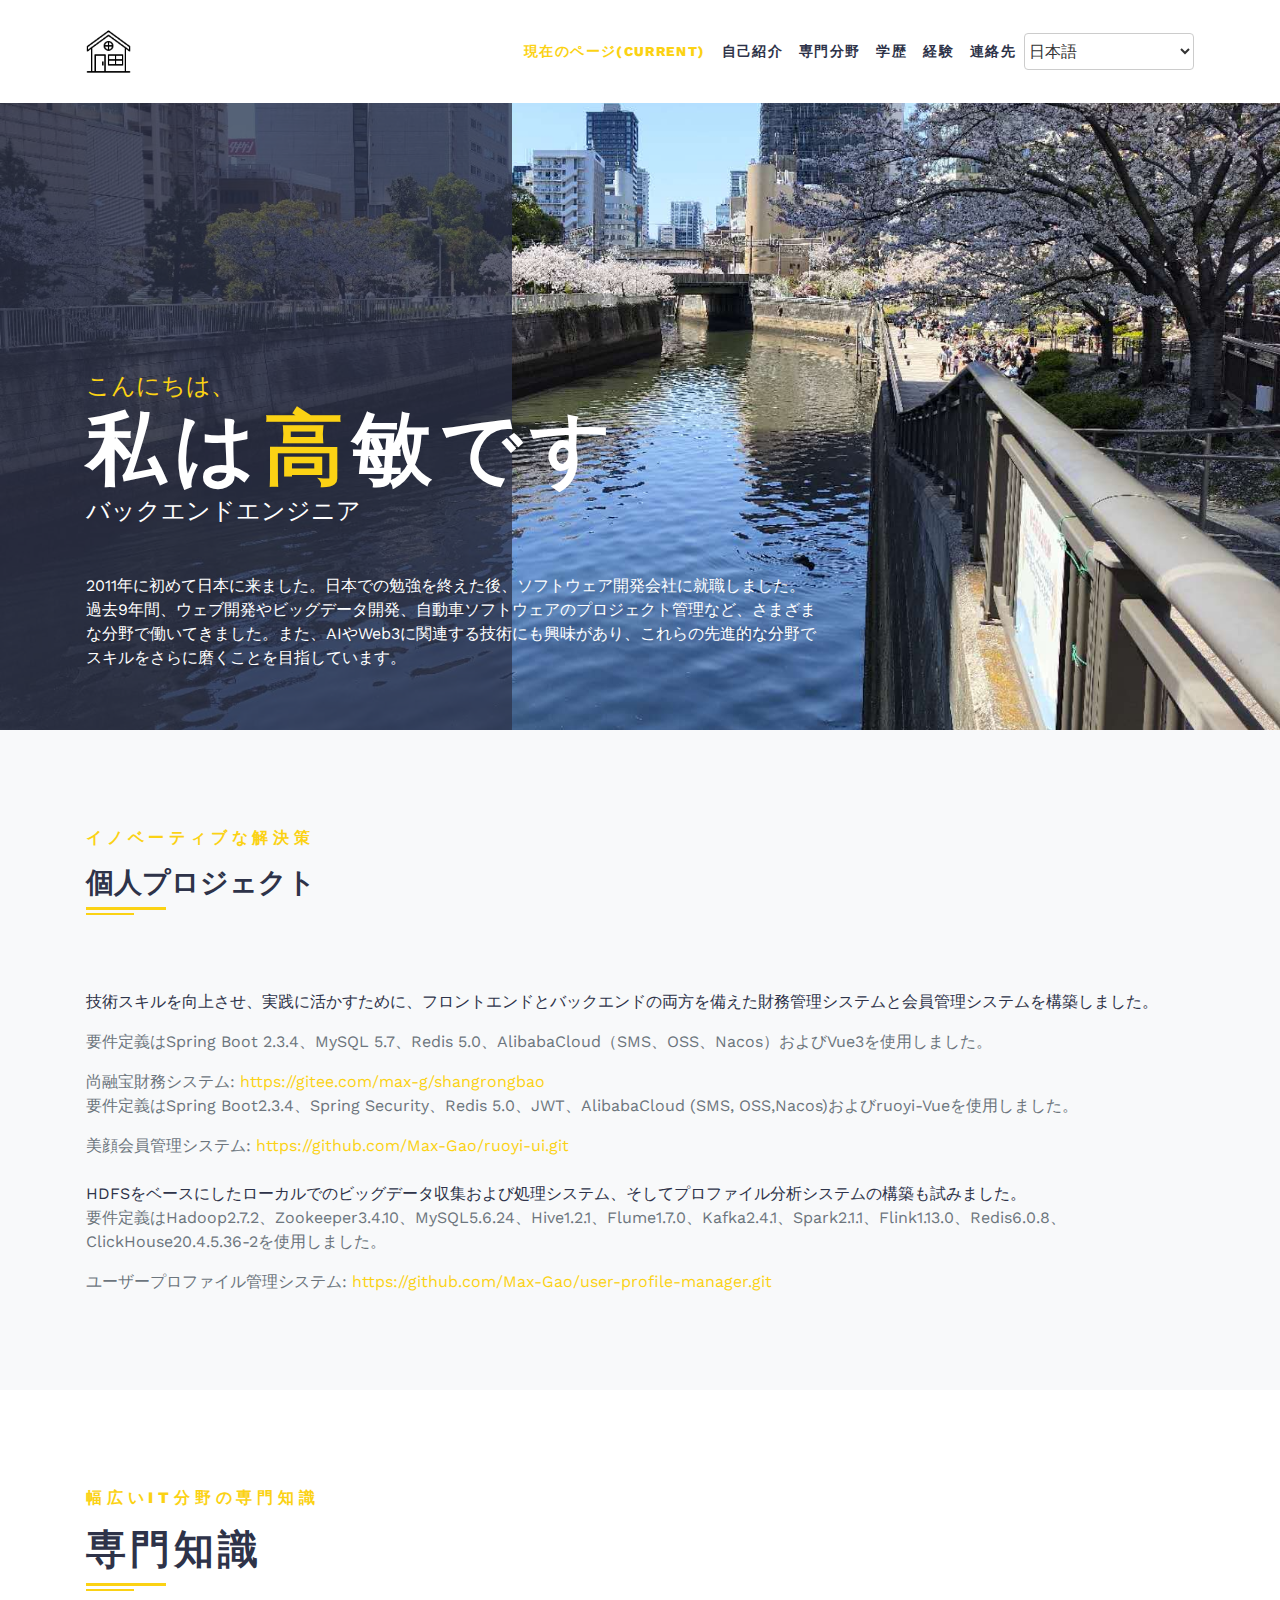
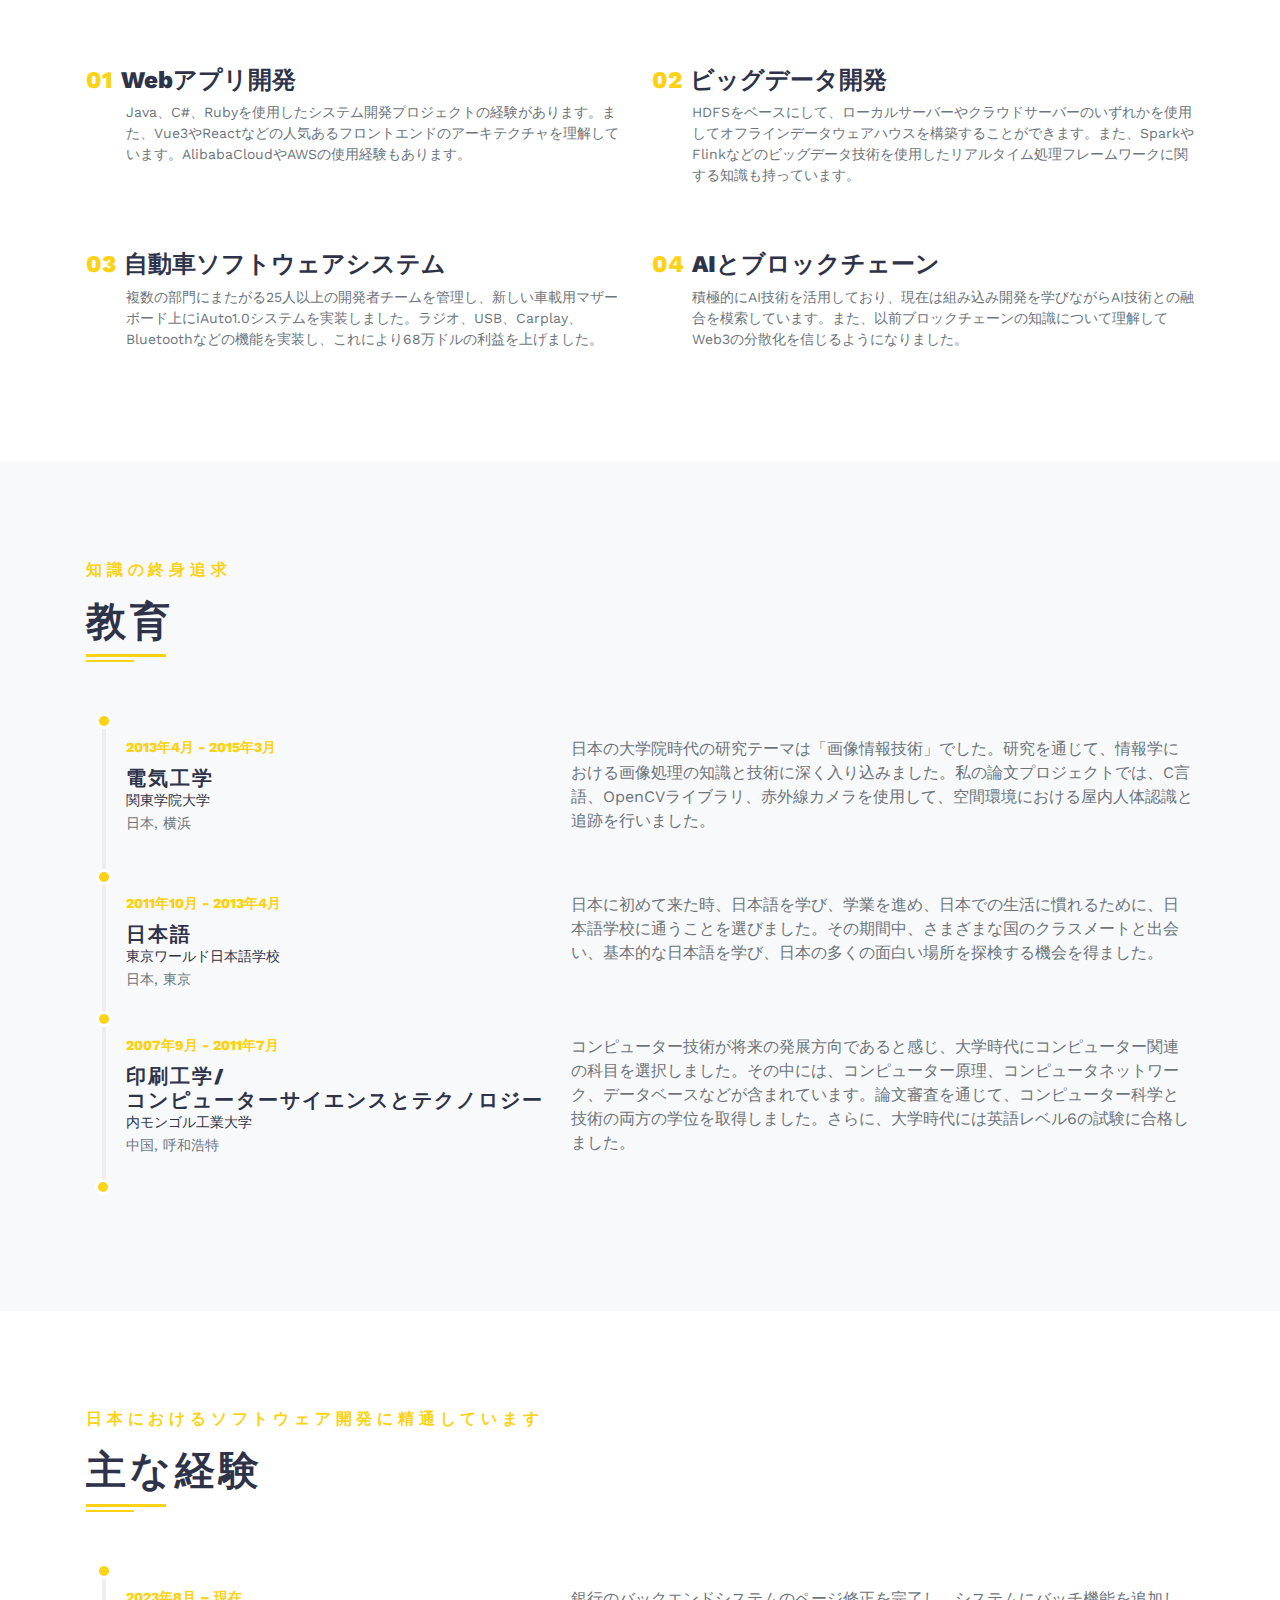
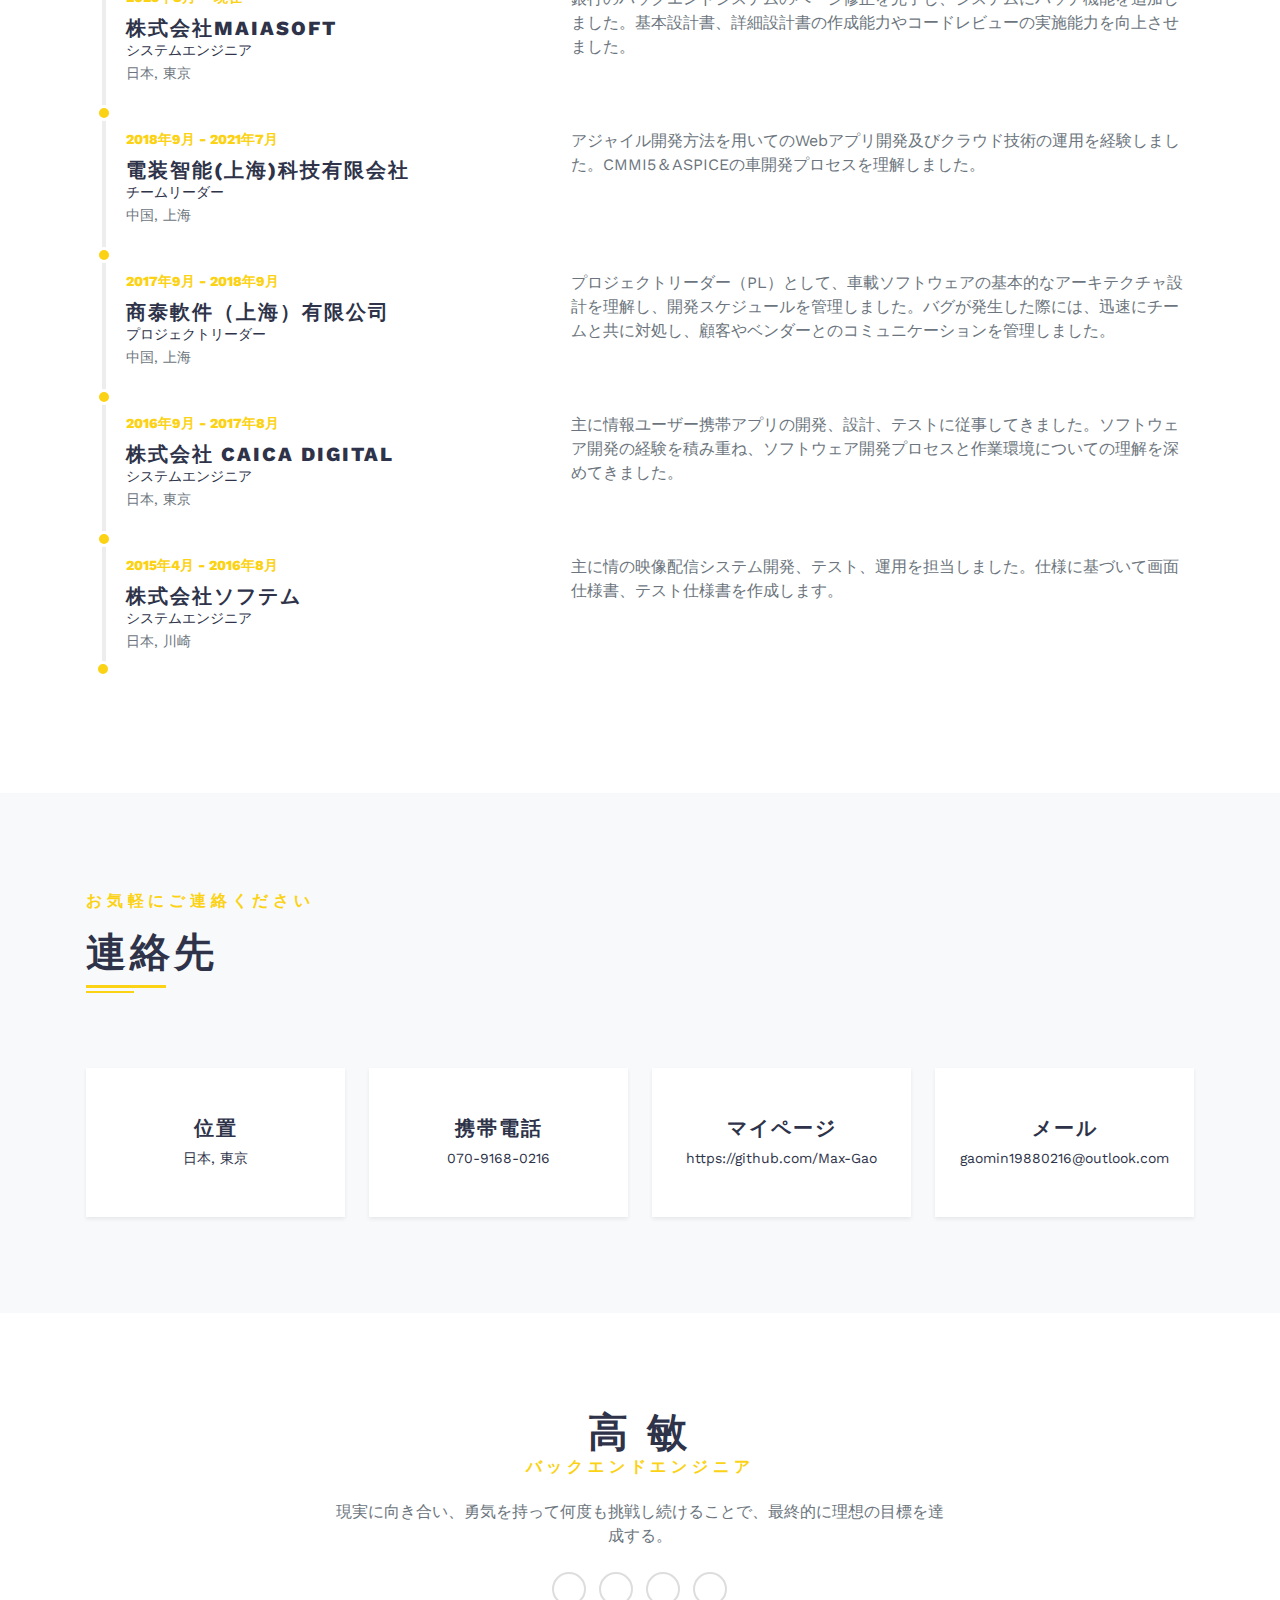
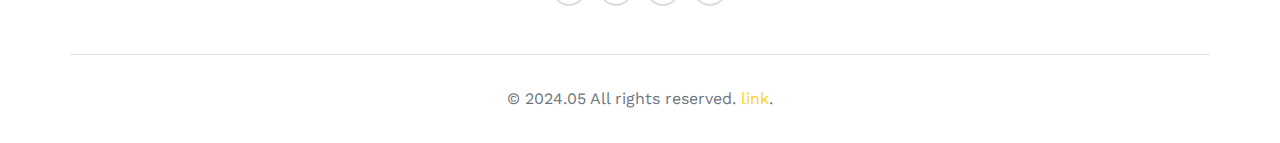
<file: root/index.html>
<!DOCTYPE html>
<html>
  <head>
    <meta charset="utf-8">
    <meta http-equiv="X-UA-Compatible" content="IE=edge">
    <title>マイページ | 高 敏</title>
    <meta name="description" content="">
    <meta name="viewport" content="width=device-width, initial-scale=1">
    <meta name="robots" content="all,follow">
    <!-- Google fonts-->
    <link rel="stylesheet" href="https://fonts.googleapis.com/css?family=Work+Sans:300,400,800&amp;display=swap">
    <!-- theme stylesheet-->
    <link rel="stylesheet" href="css/style.default.css" id="theme-stylesheet">
    <!-- Custom stylesheet - for your changes-->
    <link rel="stylesheet" href="css/custom.css">
    <!-- Favicon-->
    <link rel="shortcut icon" href="img/favicon.png">
  </head>
  <body class="scrollspy-example" data-bs-spy="scroll" data-bs-target="#navbar" data-bs-offset="0" tabindex="0">
    <!-- navbar-->
    <header class="header">
      <nav class="navbar navbar-light navbar-expand-lg fixed-top" id="navbar">
        <div class="container"><a class="navbar-brand" href="index.html"><img src="img/logo.svg" alt="" width="45"></a>
          <button class="navbar-toggler navbar-toggler-end" type="button" data-bs-toggle="collapse" data-bs-target="#navbarSupportedContent" aria-controls="navbarSupportedContent" aria-expanded="false" aria-label="Toggle navigation"><i class="fas fa-bars"></i></button>
          <div class="collapse navbar-collapse" id="navbarSupportedContent">
            <ul class="navbar-nav ms-auto">
              <li class="nav-item"><a class="nav-link text-uppercase active" href="#hero">現在のページ<span class="sr-only">(current)</span></a></li>
              <li class="nav-item"><a class="nav-link text-uppercase" href="#about">自己紹介</a></li>
              <li class="nav-item"><a class="nav-link text-uppercase" href="#expertise">専門分野</a></li>
              <li class="nav-item"><a class="nav-link text-uppercase" href="#education">学歴</a></li>
              <li class="nav-item"><a class="nav-link text-uppercase" href="#experience">経験</a></li>
              <li class="nav-item"><a class="nav-link text-uppercase" href="#contact">連絡先</a></li>
              
              <select id="language-selector">
                <option value="index.html">言語選択</option>
                <option value="en/index.html">English</option>
                <option value="zh/index.html">中文</option>
                <option value="jp/index.html" selected>日本語</option>
              </select>
                  
            </ul>
          </div>
        </div>
      </nav>
    </header>
    <!-- Hero Section-->
    <section class="hero bg-cover bg-center py-5" id="hero" style="background: url(img/20240410_in_gotanda.jpg)">
      <div class="container py-5 my-5 z-index-20 position-relative">
        <div class="row py-lg-5 mt-5">
          <div class="col-md-8 text-white img-text-down">
            <h2 class="h4 text-primary fw-normal mb-0">こんにちは、</h2>
            <h1 class="text-uppercase text-xl mb-0">私は<span class="text-primary">高</span>敏です</h1>
            <h2 class="h4 fw-normal mb-5">バックエンドエンジニア</h2>
            <p class="text-shadow">2011年に初めて日本に来ました。日本での勉強を終えた後、ソフトウェア開発会社に就職しました。過去9年間、ウェブ開発やビッグデータ開発、自動車ソフトウェアのプロジェクト管理など、さまざまな分野で働いてきました。また、AIやWeb3に関連する技術にも興味があり、これらの先進的な分野でスキルをさらに磨くことを目指しています。</p>
          </div>
        </div>
      </div>
    </section>
    <!-- About Section-->
    <section class="py-5 bg-light" id="about">
      <div class="container py-5">
        <header class="mb-5">
          <p class="fw-bold text-primary text-uppercase letter-spacing-3">イノベーティブな解決策</p>
          <h2 class="h3 lined">個人プロジェクト</h2>
        </header>
        <br class="lead text-muted">技術スキルを向上させ、実践に活かすために、フロントエンドとバックエンドの両方を備えた財務管理システムと会員管理システムを構築しました。</p>
        <p class="text-muted"> 要件定義はSpring Boot 2.3.4、MySQL 5.7、Redis 5.0、AlibabaCloud（SMS、OSS、Nacos）およびVue3を使用しました。 </p>
        <p class="text-muted mb-0" >尚融宝財務システム: <a href="https://gitee.com/max-g/shangrongbao">https://gitee.com/max-g/shangrongbao</a></p>
        <p class="text-muted"> 要件定義はSpring Boot2.3.4、Spring Security、Redis 5.0、JWT、AlibabaCloud (SMS, OSS,Nacos)およびruoyi-Vueを使用しました。 </p>
        <p class="text-muted mb-0" >美顔会員管理システム: <a href="https://github.com/Max-Gao/ruoyi-ui.git">https://github.com/Max-Gao/ruoyi-ui.git</a></p>
        <br class="lead text-muted">HDFSをベースにしたローカルでのビッグデータ収集および処理システム、そしてプロファイル分析システムの構築も試みました。</br>
        <p class="text-muted"> 要件定義はHadoop2.7.2、Zookeeper3.4.10、MySQL5.6.24、Hive1.2.1、Flume1.7.0、Kafka2.4.1、Spark2.1.1、Flink1.13.0、Redis6.0.8、ClickHouse20.4.5.36-2を使用しました。</p>
        <p class="text-muted mb-0" >ユーザープロファイル管理システム: <a href="https://github.com/Max-Gao/user-profile-manager.git">https://github.com/Max-Gao/user-profile-manager.git</a></p> 
      </div>
    </section>
    <!-- Expertise Section        -->
    <section class="py-5" id="expertise">
      <div class="container py-5">
        <header class="mb-5 pb-4">
          <p class="fw-bold text-primary text-uppercase letter-spacing-3">幅広いIT分野の専門知識</p>
          <h2 class="text-uppercase lined">専門知識</h2>
        </header>
        <div class="row gy-5">
          <div class="col-md-6">
            <h3 class="h4"><span class="text-primary me-2">01</span>Webアプリ開発</h3>
            <p class="text-muted text-sm ms-4 ps-3">Java、C#、Rubyを使用したシステム開発プロジェクトの経験があります。また、Vue3やReactなどの人気あるフロントエンドのアーキテクチャを理解しています。AlibabaCloudやAWSの使用経験もあります。</p>
          </div>
          <div class="col-md-6">
            <h3 class="h4"><span class="text-primary me-2">02</span>ビッグデータ開発</h3>
            <p class="text-muted text-sm ms-4 ps-3">HDFSをベースにして、ローカルサーバーやクラウドサーバーのいずれかを使用してオフラインデータウェアハウスを構築することができます。また、SparkやFlinkなどのビッグデータ技術を使用したリアルタイム処理フレームワークに関する知識も持っています。</p>
          </div>
          <div class="col-md-6">
            <h3 class="h4"><span class="text-primary me-2">03</span>自動車ソフトウェアシステム</h3>
            <p class="text-muted text-sm ms-4 ps-3">複数の部門にまたがる25人以上の開発者チームを管理し、新しい車載用マザーボード上にiAuto1.0システムを実装しました。ラジオ、USB、Carplay、Bluetoothなどの機能を実装し、これにより68万ドルの利益を上げました。</p>
          </div>
          <div class="col-md-6">
            <h3 class="h4"><span class="text-primary me-2">04</span>AIとブロックチェーン</h3>
            <p class="text-muted text-sm ms-4 ps-3">積極的にAI技術を活用しており、現在は組み込み開発を学びながらAI技術との融合を模索しています。また、以前ブロックチェーンの知識について理解してWeb3の分散化を信じるようになりました。</p>
          </div>
        </div>
      </div>
    </section>
    <!-- Education Section-->
    <section class="py-5 bg-light" id="education">
      <div class="container py-5">
        <header class="mb-5 pb-4">
          <p class="fw-bold text-primary text-uppercase letter-spacing-3">知識の終身追求</p>
          <h2 class="text-uppercase lined">教育</h2>
        </header>
        <!--  Timeline -->
        <ul class="timeline">
              <!-- Timeline item-->
              <li class="timeline-item ms-3 pb-4">
                <div class="timeline-arrow"></div>
                <div class="row gx-0 gy-4">
                  <div class="col-lg-5">
                    <p class="fw-bold mb-2 text-primary text-sm">2013年4月 - 2015年3月 </p>
                    <h2 class="h5 mb-0 text-uppercase">電気工学</h2>
                    <p class="text-sm mb-0">関東学院大学</p><span class="small text-muted">日本, 横浜</span>
                  </div>
                  <div class="col-lg-7">
                    <p class="text-muted">日本の大学院時代の研究テーマは「画像情報技術」でした。研究を通じて、情報学における画像処理の知識と技術に深く入り込みました。私の論文プロジェクトでは、C言語、OpenCVライブラリ、赤外線カメラを使用して、空間環境における屋内人体認識と追跡を行いました。</p>
                  </div>
                </div>
              </li>
              <!-- Timeline item-->
              <li class="timeline-item ms-3 pb-4">
                <div class="timeline-arrow"></div>
                <div class="row gx-0 gy-4">
                  <div class="col-lg-5">
                    <p class="fw-bold mb-2 text-primary text-sm">2011年10月 - 2013年4月 </p>
                    <h2 class="h5 mb-0 text-uppercase">日本語</h2>
                    <p class="text-sm mb-0">東京ワールド日本語学校</p><span class="small text-muted">日本, 東京</span>
                  </div>
                  <div class="col-lg-7">
                    <p class="text-muted">日本に初めて来た時、日本語を学び、学業を進め、日本での生活に慣れるために、日本語学校に通うことを選びました。その期間中、さまざまな国のクラスメートと出会い、基本的な日本語を学び、日本の多くの面白い場所を探検する機会を得ました。</p>
                  </div>
                </div>
              </li>
              <!-- Timeline item-->
              <li class="timeline-item ms-3 pb-4">
                <div class="timeline-arrow"></div>
                <div class="row gx-0 gy-4">
                  <div class="col-lg-5">
                    <p class="fw-bold mb-2 text-primary text-sm">2007年9月 - 2011年7月 </p>
                    <h2 class="h5 mb-0 text-uppercase">印刷工学/<br>コンピューターサイエンスとテクノロジー</h2>
                    <p class="text-sm mb-0">内モンゴル工業大学</p><span class="small text-muted">中国, 呼和浩特</span>
                  </div>
                  <div class="col-lg-7">
                    <p class="text-muted">コンピューター技術が将来の発展方向であると感じ、大学時代にコンピューター関連の科目を選択しました。その中には、コンピューター原理、コンピュータネットワーク、データベースなどが含まれています。論文審査を通じて、コンピューター科学と技術の両方の学位を取得しました。さらに、大学時代には英語レベル6の試験に合格しました。</p>
                  </div>
                </div>
              </li>
        </ul>
      </div>
    </section>
    <!-- Experience Section        -->
    <section class="py-5" id="experience">
      <div class="container py-5">
        <header class="mb-5 pb-4">
          <p class="fw-bold text-primary text-uppercase letter-spacing-3">日本におけるソフトウェア開発に精通しています</p>
          <h2 class="text-uppercase lined">主な経験</h2>
        </header>
        <!--  Timeline -->
        <ul class="timeline">
              <!-- Timeline item-->
              <li class="timeline-item ms-3 pb-4">
                <div class="timeline-arrow"></div>
                <div class="row gx-0 gy-4">
                  <div class="col-lg-5">
                    <p class="fw-bold mb-2 text-primary text-sm">2023年8月 – 現在 </p>
                    <h2 class="h5 mb-0 text-uppercase">株式会社MAIASOFT</h2>
                    <p class="text-sm mb-0">システムエンジニア</p><span class="small text-muted">日本, 東京</span>
                  </div>
                  <div class="col-lg-7">
                    <p class="text-muted">銀行のバックエンドシステムのページ修正を完了し、システムにバッチ機能を追加しました。基本設計書、詳細設計書の作成能力やコードレビューの実施能力を向上させました。</p>
                  </div>
                </div>
              </li>
              <!-- Timeline item-->
              <li class="timeline-item ms-3 pb-4">
                <div class="timeline-arrow"></div>
                <div class="row gx-0 gy-4">
                  <div class="col-lg-5">
                    <p class="fw-bold mb-2 text-primary text-sm">2018年9月 - 2021年7月 </p>
                    <h2 class="h5 mb-0 text-uppercase">電装智能(上海)科技有限会社</h2>
                    <p class="text-sm mb-0">チームリーダー</p><span class="small text-muted">中国, 上海</span>
                  </div>
                  <div class="col-lg-7">
                    <p class="text-muted">アジャイル開発方法を用いてのWebアプリ開発及びクラウド技術の運用を経験しました。CMMI5＆ASPICEの車開発プロセスを理解しました。</p>
                  </div>
                </div>
              </li>
              <!-- Timeline item-->
              <li class="timeline-item ms-3 pb-4">
                <div class="timeline-arrow"></div>
                <div class="row gx-0 gy-4">
                  <div class="col-lg-5">
                    <p class="fw-bold mb-2 text-primary text-sm">2017年9月 - 2018年9月 </p>
                    <h2 class="h5 mb-0 text-uppercase">商泰軟件（上海）有限公司</h2>
                    <p class="text-sm mb-0">プロジェクトリーダー</p><span class="small text-muted">中国, 上海</span>
                  </div>
                  <div class="col-lg-7">
                    <p class="text-muted">プロジェクトリーダー（PL）として、車載ソフトウェアの基本的なアーキテクチャ設計を理解し、開発スケジュールを管理しました。バグが発生した際には、迅速にチームと共に対処し、顧客やベンダーとのコミュニケーションを管理しました。</p>
                  </div>
                </div>
              </li>
              <!-- Timeline item-->
              <li class="timeline-item ms-3 pb-4">
              <div class="timeline-arrow"></div>
              <div class="row gx-0 gy-4">
                <div class="col-lg-5">
                  <p class="fw-bold mb-2 text-primary text-sm">2016年9月 - 2017年8月 </p>
                  <h2 class="h5 mb-0 text-uppercase">株式会社 CAICA DIGITAL</h2>
                  <p class="text-sm mb-0">システムエンジニア</p><span class="small text-muted">日本, 東京</span>
                </div>
                <div class="col-lg-7">
                  <p class="text-muted">主に情報ユーザー携帯アプリの開発、設計、テストに従事してきました。ソフトウェア開発の経験を積み重ね、ソフトウェア開発プロセスと作業環境についての理解を深めてきました。
                  </p>
                </div>
              </div>
            </li>
            <!-- Timeline item-->
            <li class="timeline-item ms-3 pb-4">
              <div class="timeline-arrow"></div>
              <div class="row gx-0 gy-4">
                <div class="col-lg-5">
                  <p class="fw-bold mb-2 text-primary text-sm">2015年4月 - 2016年8月 </p>
                  <h2 class="h5 mb-0 text-uppercase">株式会社ソフテム</h2>
                  <p class="text-sm mb-0">システムエンジニア</p><span class="small text-muted">日本, 川崎</span>
                </div>
                <div class="col-lg-7">
                  <p class="text-muted">主に情の映像配信システム開発、テスト、運用を担当しました。仕様に基づいて画面仕様書、テスト仕様書を作成します。
                  </p>
                </div>
              </div>
            </li>
        </ul>
      </div>
    </section>
    <!-- Education Section        -->
    <section class="bg-light py-5" id="contact">
      <div class="container py-5">
        <header class="mb-5 pb-4">
          <p class="fw-bold text-primary text-uppercase letter-spacing-3">お気軽にご連絡ください</p>
          <h2 class="text-uppercase lined">連絡先</h2>
        </header>
        <div class="row gy-4">
          <div class="col-lg-3 col-md-6"><a class="px-4 py-5 text-center contact-item shadow-sm reset-anchor d-block" href="#!"><i class="fas fa-map-marker-alt fa-2x mb-4"></i>
              <h4 class="contact-item-title h5 text-uppercase">位置</h4>
              <p class="text-sm mb-0">日本, 東京</p></a></div>
          <div class="col-lg-3 col-md-6"><a class="px-4 py-5 text-center contact-item shadow-sm reset-anchor d-block" href="tel:07091680216"><i class="fas fa-map-marker-alt fa-2x mb-4"></i>
              <h4 class="contact-item-title h5 text-uppercase">携帯電話</h4>
              <p class="text-sm mb-0">070-9168-0216</p></a></div>
          <div class="col-lg-3 col-md-6"><a class="px-4 py-5 text-center contact-item shadow-sm reset-anchor d-block" href="https://github.com/Max-Gao"><i class="fas fa-map-marker-alt fa-2x mb-4"></i>
              <h4 class="contact-item-title h5 text-uppercase">マイページ</h4>
              <p class="text-sm mb-0">https://github.com/Max-Gao</p></a></div>
          <div class="col-lg-3 col-md-6"><a class="px-4 py-5 text-center contact-item shadow-sm reset-anchor d-block" ><i class="fas fa-map-marker-alt fa-2x mb-4"></i>
              <h4 class="contact-item-title h5 text-uppercase">メール</h4>
              <p class="text-sm mb-0">gaomin19880216@outlook.com</p></a></div>
        </div>
      </div>
    </section>
    <!-- Footer-->
    <footer class="pt-5">
      <div class="container text-center py-5">
        <div class="row px-4">
          <div class="col-lg-7 mx-auto">
            <h2 class="text-uppercase mb-0">高 敏</h2>
            <h6 class="text-primary text-uppercase mb-0 letter-spacing-3">バックエンドエンジニア</h6>
            <p class="text-muted my-4">現実に向き合い、勇気を持って何度も挑戦し続けることで、最終的に理想の目標を達成する。</p>
            <ul class="list-inline mb-0">
              <li class="list-inline-item"><a class="social-link" href="#!"><i class="fab fa-facebook-f"></i></a></li>
              <li class="list-inline-item"><a class="social-link" href="#!"><i class="fab fa-twitter"></i></a></li>
              <li class="list-inline-item"><a class="social-link" href="#!"><i class="fab fa-linkedin-in"></i></a></li>
              <li class="list-inline-item"><a class="social-link" href="#!"><i class="fab fa-instagram"></i></a></li>
            </ul>
          </div>
        </div>
      </div>
      <div class="copyrights px-4">
        <div class="container py-4 border-top text-center">
          <p class="mb-0 text-muted py-2">&copy; 2024.05 All rights reserved. <a target="_blank" href="https://max-gao.github.io/my-website/root/index.html" title="link">link</a>. </p>
        </div>
      </div>
    </footer>
    <!-- JavaScript files-->
    <script src="vendor/bootstrap/js/bootstrap.bundle.min.js"></script>
    <script src="js/front.js"></script>
    <!-- FontAwesome CSS - loading as last, so it doesn't block rendering-->
    <link rel="stylesheet" href="https://use.fontawesome.com/releases/v5.7.1/css/all.css" integrity="sha384-fnmOCqbTlWIlj8LyTjo7mOUStjsKC4pOpQbqyi7RrhN7udi9RwhKkMHpvLbHG9Sr" crossorigin="anonymous">
  </body>
</html>
</file>
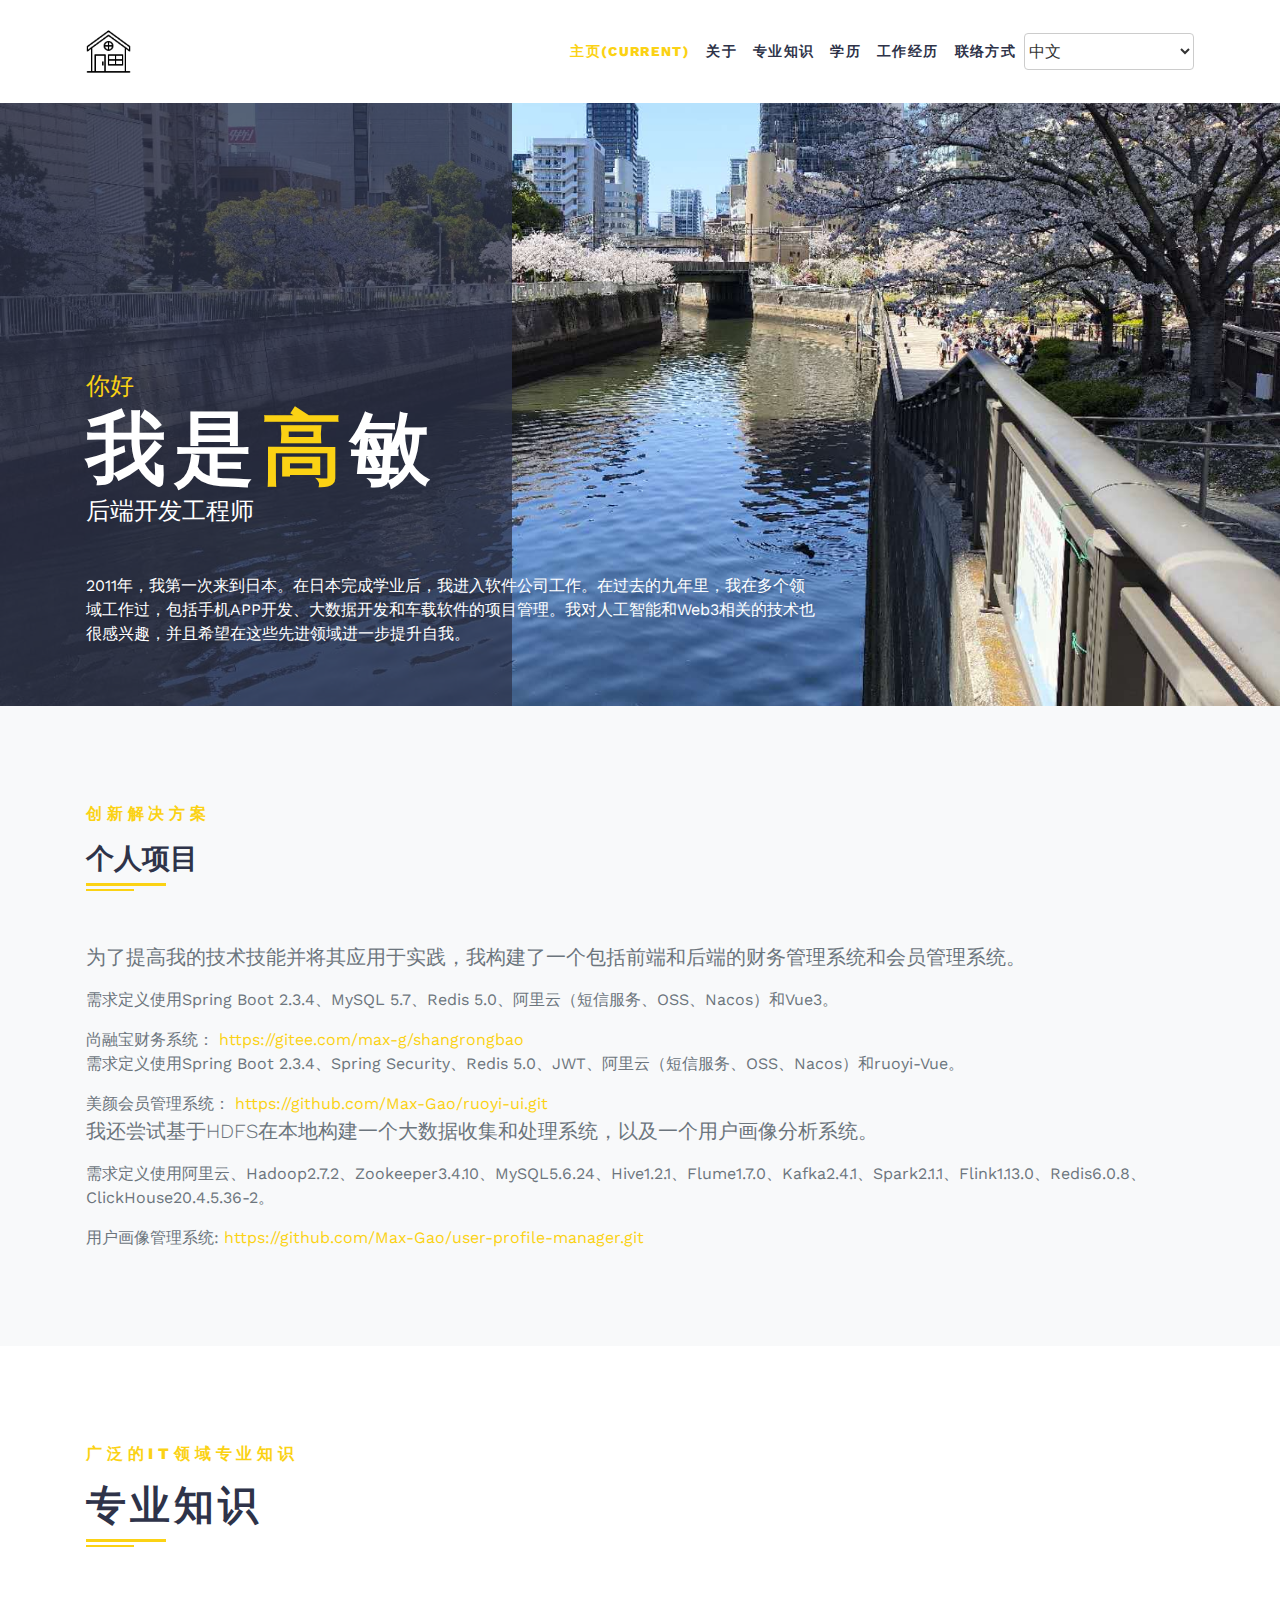
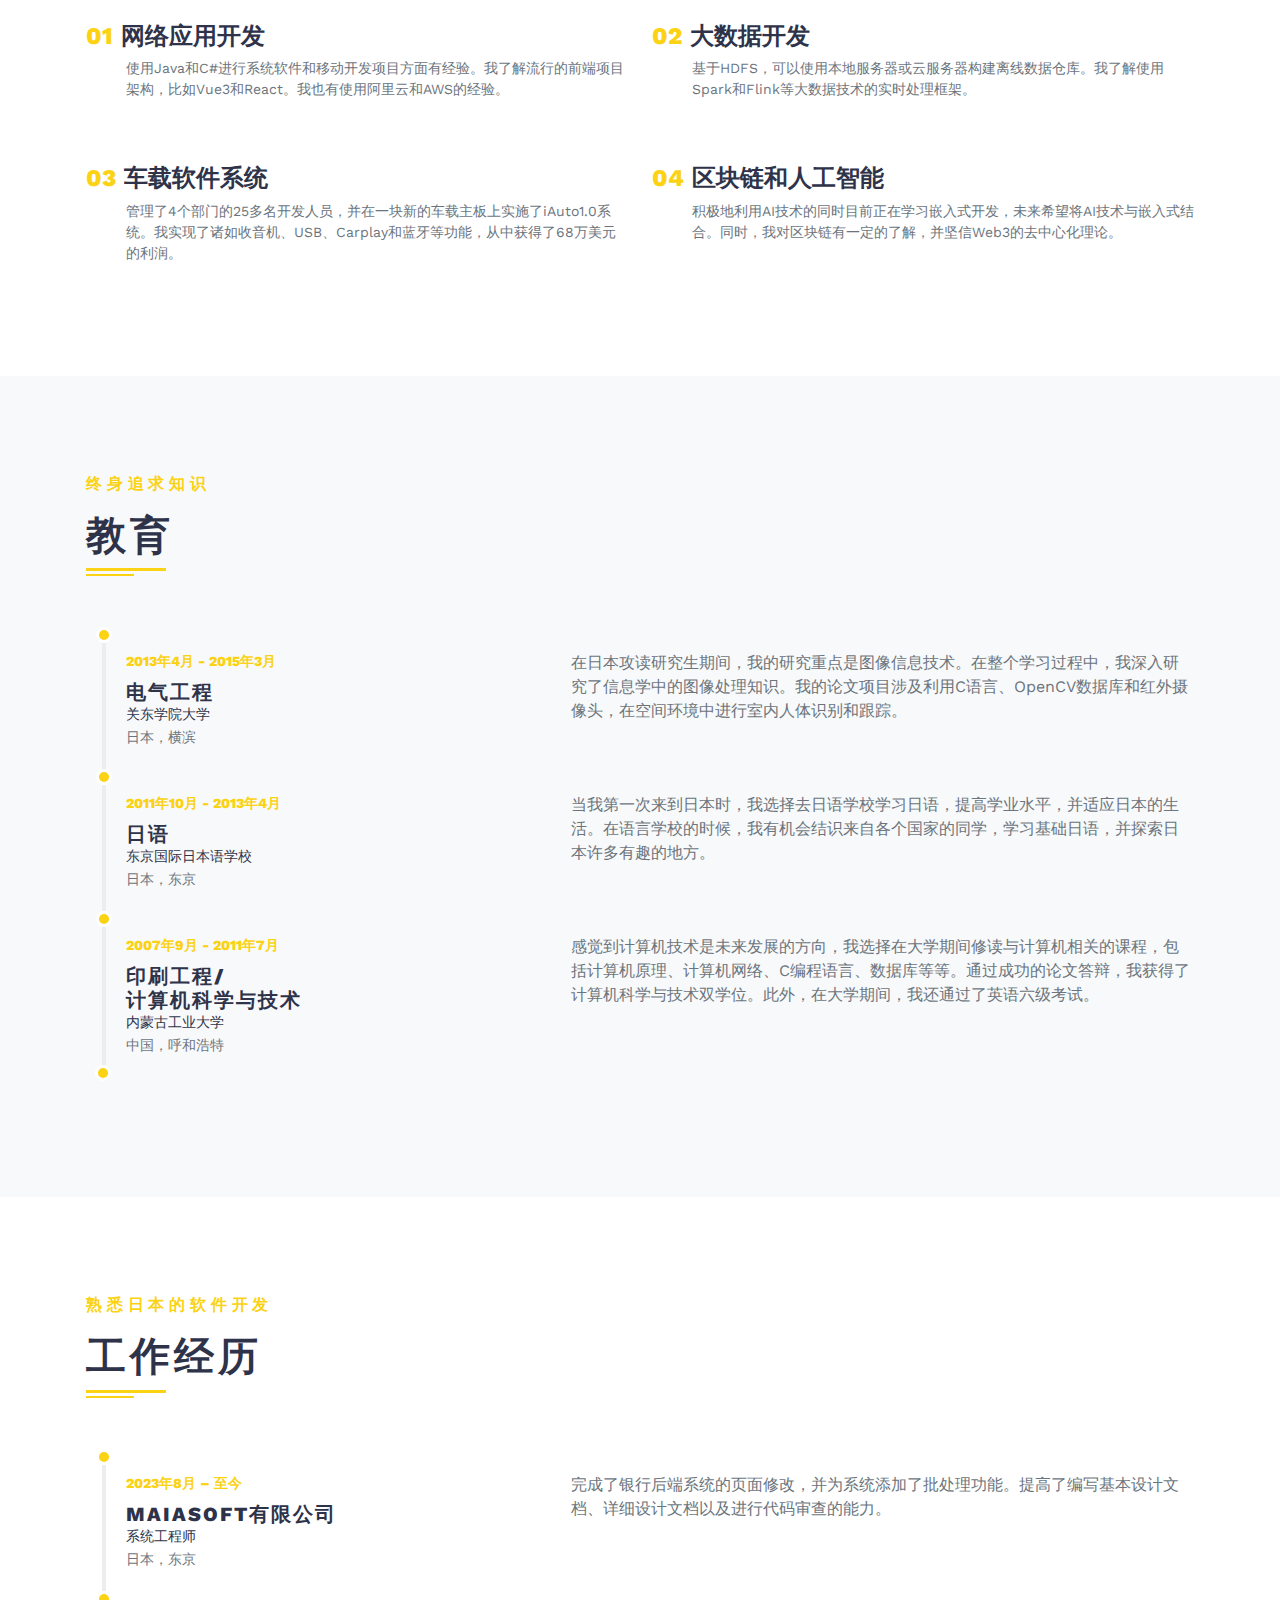
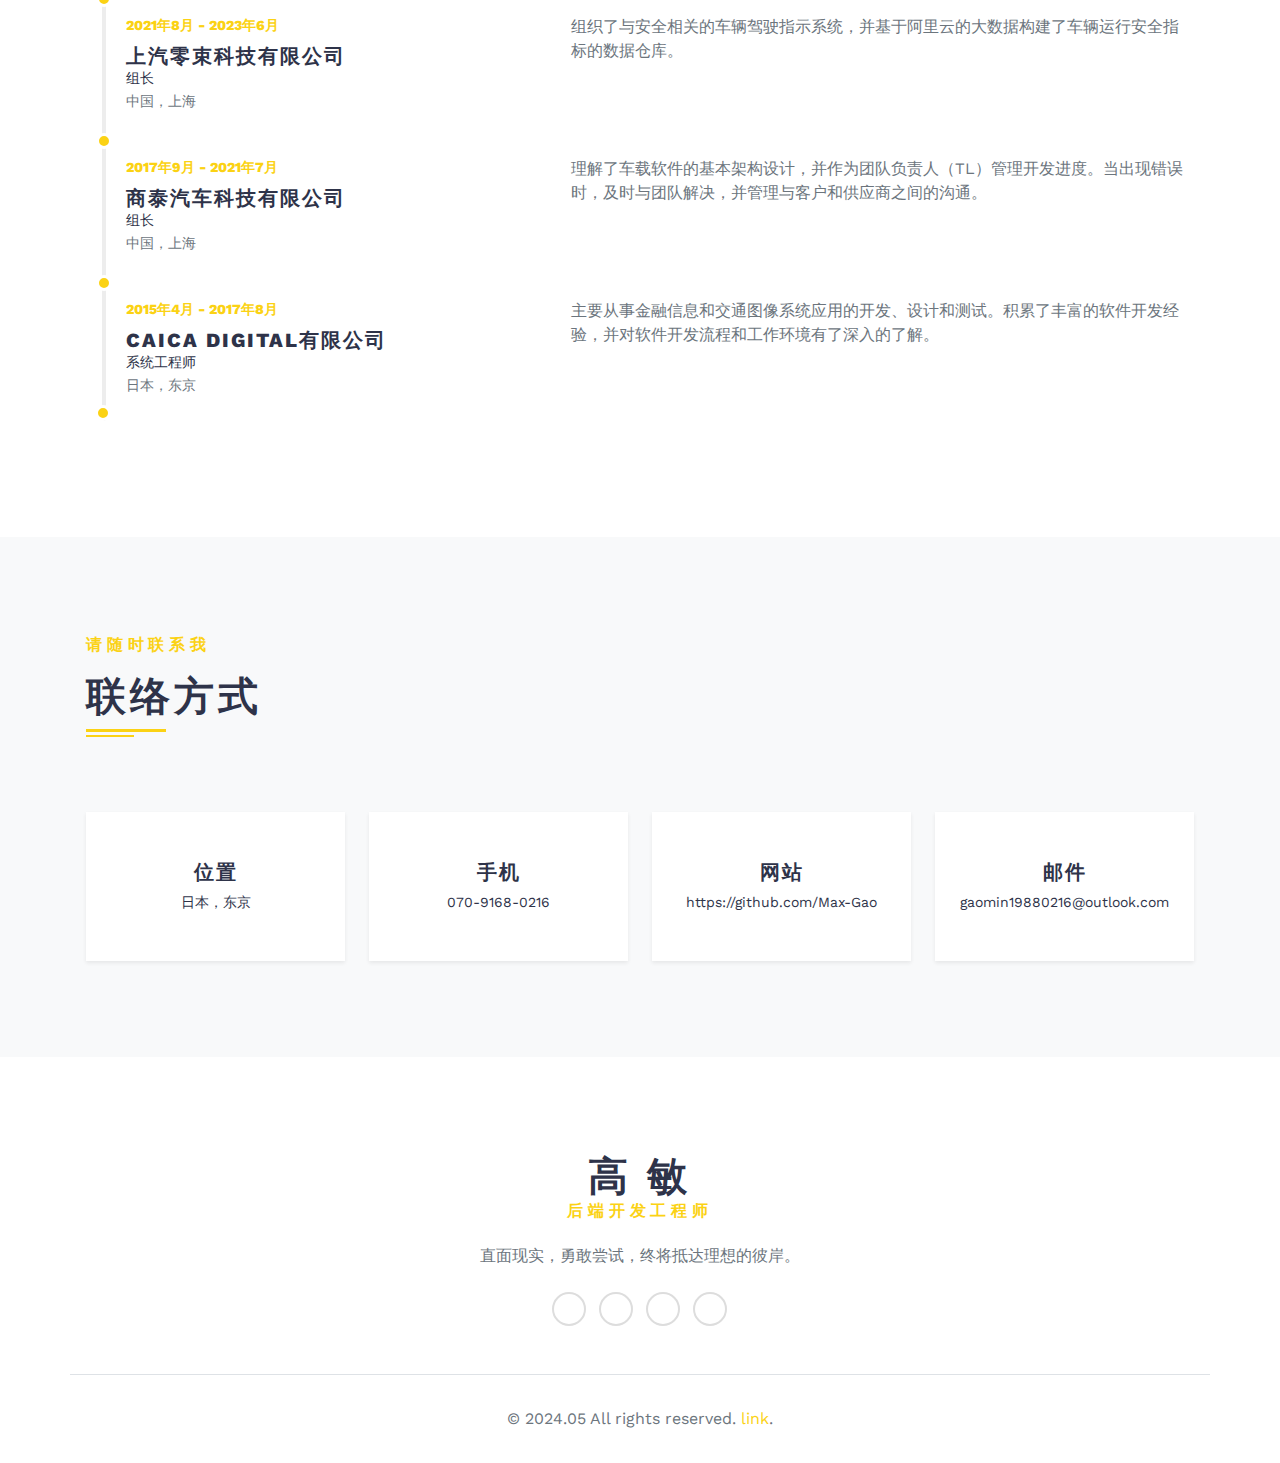
<file: root/cn/index.html>
<!DOCTYPE html>
<html>
  <head>
    <meta charset="utf-8">
    <meta http-equiv="X-UA-Compatible" content="IE=edge">
    <title>个人主页 | 高 敏</title>
    <meta name="description" content="">
    <meta name="viewport" content="width=device-width, initial-scale=1">
    <meta name="robots" content="all,follow">
    <!-- Google fonts-->
    <link rel="stylesheet" href="https://fonts.googleapis.com/css?family=Work+Sans:300,400,800&amp;display=swap">
    <!-- theme stylesheet-->
    <link rel="stylesheet" href="../css/style.default.css" id="theme-stylesheet">
    <!-- Custom stylesheet - for your changes-->
    <link rel="stylesheet" href="../css/custom.css">
    <!-- Favicon-->
    <link rel="shortcut icon" href="../img/favicon.png">
  </head>
  <body class="scrollspy-example" data-bs-spy="scroll" data-bs-target="#navbar" data-bs-offset="0" tabindex="0">
    <!-- navbar-->
    <header class="header">
      <nav class="navbar navbar-light navbar-expand-lg fixed-top" id="navbar">
        <div class="container"><a class="navbar-brand" href="index.html"><img src="../img/logo.svg" alt="" width="45"></a>
          <button class="navbar-toggler navbar-toggler-end" type="button" data-bs-toggle="collapse" data-bs-target="#navbarSupportedContent" aria-controls="navbarSupportedContent" aria-expanded="false" aria-label="Toggle navigation"><i class="fas fa-bars"></i></button>
          <div class="collapse navbar-collapse" id="navbarSupportedContent">
            <ul class="navbar-nav ms-auto">
              <li class="nav-item"><a class="nav-link text-uppercase active" href="#hero">主页<span class="sr-only">(current)</span></a></li>
              <li class="nav-item"><a class="nav-link text-uppercase" href="#about">关于</a></li>
              <li class="nav-item"><a class="nav-link text-uppercase" href="#expertise">专业知识</a></li>
              <li class="nav-item"><a class="nav-link text-uppercase" href="#education">学历</a></li>
              <li class="nav-item"><a class="nav-link text-uppercase" href="#experience">工作经历</a></li>
              <li class="nav-item"><a class="nav-link text-uppercase" href="#contact">联络方式</a></li>
              
              <select id="language-selector">
                <option value="../index.html">语言选择</option>
                <option value="../en/index.html">English</option>
                <option value="../zh/index.html" selected>中文</option>
                <option value="../jp/index.html">日本語</option>
              </select>
                  
            </ul>
          </div>
        </div>
      </nav>
    </header>
    <!-- Hero Section-->
    <section class="hero bg-cover bg-center py-5" id="hero" style="background: url(../img/20240410_in_gotanda.jpg)">
      <div class="container py-5 my-5 z-index-20 position-relative">
        <div class="row py-lg-5 mt-5">
          <div class="col-md-8 text-white img-text-down">
            <h2 class="h4 text-primary fw-normal mb-0">你好</h2>
            <h1 class="text-uppercase text-xl mb-0">我是<span class="text-primary">高</span>敏</h1>
            <h2 class="h4 fw-normal mb-5">后端开发工程师</h2>
            <p class="text-shadow">2011年，我第一次来到日本。在日本完成学业后，我进入软件公司工作。在过去的九年里，我在多个领域工作过，包括手机APP开发、大数据开发和车载软件的项目管理。我对人工智能和Web3相关的技术也很感兴趣，并且希望在这些先进领域进一步提升自我。</p>
          </div>
        </div>
      </div>
    </section>
    <!-- About Section-->
    <section class="py-5 bg-light" id="about">
      <div class="container py-5">
        <header class="mb-5">
          <p class="fw-bold text-primary text-uppercase letter-spacing-3">创新解决方案</p>
          <h2 class="h3 lined">个人项目</h2>
        </header>
        <p class="lead text-muted">为了提高我的技术技能并将其应用于实践，我构建了一个包括前端和后端的财务管理系统和会员管理系统。</p>
        <p class="text-muted"> 需求定义使用Spring Boot 2.3.4、MySQL 5.7、Redis 5.0、阿里云（短信服务、OSS、Nacos）和Vue3。 </p>
        <p class="text-muted mb-0" >尚融宝财务系统： <a href="https://gitee.com/max-g/shangrongbao">https://gitee.com/max-g/shangrongbao</a></p>
        <p class="text-muted"> 需求定义使用Spring Boot 2.3.4、Spring Security、Redis 5.0、JWT、阿里云（短信服务、OSS、Nacos）和ruoyi-Vue。 </p>
        <p class="text-muted mb-0" >美颜会员管理系统： <a href="https://github.com/Max-Gao/ruoyi-ui.git">https://github.com/Max-Gao/ruoyi-ui.git</a></p>
        <p class="lead text-muted">我还尝试基于HDFS在本地构建一个大数据收集和处理系统，以及一个用户画像分析系统。</p>
        <p class="text-muted"> 需求定义使用阿里云、Hadoop2.7.2、Zookeeper3.4.10、MySQL5.6.24、Hive1.2.1、Flume1.7.0、Kafka2.4.1、Spark2.1.1、Flink1.13.0、Redis6.0.8、ClickHouse20.4.5.36-2。</p>
        <p class="text-muted mb-0" >用户画像管理系统: <a href="https://github.com/Max-Gao/user-profile-manager.git">https://github.com/Max-Gao/user-profile-manager.git</a></p> 
      </div>
    </section>
    <!-- Expertise Section        -->
    <section class="py-5" id="expertise">
      <div class="container py-5">
        <header class="mb-5 pb-4">
          <p class="fw-bold text-primary text-uppercase letter-spacing-3">广泛的IT领域专业知识</p>
          <h2 class="text-uppercase lined">专业知识</h2>
        </header>
        <div class="row gy-5">
          <div class="col-md-6">
            <h3 class="h4"><span class="text-primary me-2">01</span>网络应用开发</h3>
            <p class="text-muted text-sm ms-4 ps-3">使用Java和C#进行系统软件和移动开发项目方面有经验。我了解流行的前端项目架构，比如Vue3和React。我也有使用阿里云和AWS的经验。</p>
          </div>
          <div class="col-md-6">
            <h3 class="h4"><span class="text-primary me-2">02</span>大数据开发</h3>
            <p class="text-muted text-sm ms-4 ps-3">基于HDFS，可以使用本地服务器或云服务器构建离线数据仓库。我了解使用Spark和Flink等大数据技术的实时处理框架。</p>
          </div>
          <div class="col-md-6">
            <h3 class="h4"><span class="text-primary me-2">03</span>车载软件系统</h3>
            <p class="text-muted text-sm ms-4 ps-3">管理了4个部门的25多名开发人员，并在一块新的车载主板上实施了iAuto1.0系统。我实现了诸如收音机、USB、Carplay和蓝牙等功能，从中获得了68万美元的利润。</p>
          </div>
          <div class="col-md-6">
            <h3 class="h4"><span class="text-primary me-2">04</span>区块链和人工智能</h3>
            <p class="text-muted text-sm ms-4 ps-3">积极地利用AI技术的同时目前正在学习嵌入式开发，未来希望将AI技术与嵌入式结合。同时，我对区块链有一定的了解，并坚信Web3的去中心化理论。</p>
          </div>
        </div>
      </div>
    </section>
    <!-- Education Section-->
    <section class="py-5 bg-light" id="education">
      <div class="container py-5">
        <header class="mb-5 pb-4">
          <p class="fw-bold text-primary text-uppercase letter-spacing-3">终身追求知识</p>
          <h2 class="text-uppercase lined">教育</h2>
        </header>
        <!--  Timeline -->
        <ul class="timeline">
              <!-- Timeline item-->
              <li class="timeline-item ms-3 pb-4">
                <div class="timeline-arrow"></div>
                <div class="row gx-0 gy-4">
                  <div class="col-lg-5">
                    <p class="fw-bold mb-2 text-primary text-sm">2013年4月 - 2015年3月 </p>
                    <h2 class="h5 mb-0 text-uppercase">电气工程</h2>
                    <p class="text-sm mb-0">关东学院大学</p><span class="small text-muted">日本，横滨</span>
                  </div>
                  <div class="col-lg-7">
                    <p class="text-muted">在日本攻读研究生期间，我的研究重点是图像信息技术。在整个学习过程中，我深入研究了信息学中的图像处理知识。我的论文项目涉及利用C语言、OpenCV数据库和红外摄像头，在空间环境中进行室内人体识别和跟踪。</p>
                  </div>
                </div>
              </li>
              <!-- Timeline item-->
              <li class="timeline-item ms-3 pb-4">
                <div class="timeline-arrow"></div>
                <div class="row gx-0 gy-4">
                  <div class="col-lg-5">
                    <p class="fw-bold mb-2 text-primary text-sm">2011年10月 - 2013年4月 </p>
                    <h2 class="h5 mb-0 text-uppercase">日语</h2>
                    <p class="text-sm mb-0">东京国际日本语学校</p><span class="small text-muted">日本，东京</span>
                  </div>
                  <div class="col-lg-7">
                    <p class="text-muted">当我第一次来到日本时，我选择去日语学校学习日语，提高学业水平，并适应日本的生活。在语言学校的时候，我有机会结识来自各个国家的同学，学习基础日语，并探索日本许多有趣的地方。</p>
                  </div>
                </div>
              </li>
              <!-- Timeline item-->
              <li class="timeline-item ms-3 pb-4">
                <div class="timeline-arrow"></div>
                <div class="row gx-0 gy-4">
                  <div class="col-lg-5">
                    <p class="fw-bold mb-2 text-primary text-sm">2007年9月 - 2011年7月 </p>
                    <h2 class="h5 mb-0 text-uppercase">印刷工程/<br>计算机科学与技术</h2>
                    <p class="text-sm mb-0">内蒙古工业大学</p><span class="small text-muted">中国，呼和浩特</span>
                  </div>
                  <div class="col-lg-7">
                    <p class="text-muted">感觉到计算机技术是未来发展的方向，我选择在大学期间修读与计算机相关的课程，包括计算机原理、计算机网络、C编程语言、数据库等等。通过成功的论文答辩，我获得了计算机科学与技术双学位。此外，在大学期间，我还通过了英语六级考试。</p>
                  </div>
                </div>
              </li>
        </ul>
      </div>
    </section>
    <!-- Experience Section        -->
    <section class="py-5" id="experience">
      <div class="container py-5">
        <header class="mb-5 pb-4">
          <p class="fw-bold text-primary text-uppercase letter-spacing-3">熟悉日本的软件开发</p>
          <h2 class="text-uppercase lined">工作经历</h2>
        </header>
        <!--  Timeline -->
        <ul class="timeline">
              <!-- Timeline item-->
              <li class="timeline-item ms-3 pb-4">
                <div class="timeline-arrow"></div>
                <div class="row gx-0 gy-4">
                  <div class="col-lg-5">
                    <p class="fw-bold mb-2 text-primary text-sm">2023年8月 – 至今 </p>
                    <h2 class="h5 mb-0 text-uppercase">MAIASOFT有限公司</h2>
                    <p class="text-sm mb-0">系统工程师</p><span class="small text-muted">日本，东京</span>
                  </div>
                  <div class="col-lg-7">
                    <p class="text-muted">完成了银行后端系统的页面修改，并为系统添加了批处理功能。提高了编写基本设计文档、详细设计文档以及进行代码审查的能力。</p>
                  </div>
                </div>
              </li>
              <!-- Timeline item-->
              <li class="timeline-item ms-3 pb-4">
                <div class="timeline-arrow"></div>
                <div class="row gx-0 gy-4">
                  <div class="col-lg-5">
                    <p class="fw-bold mb-2 text-primary text-sm">2021年8月 - 2023年6月 </p>
                    <h2 class="h5 mb-0 text-uppercase">上汽零束科技有限公司</h2>
                    <p class="text-sm mb-0">组长</p><span class="small text-muted">中国，上海</span>
                  </div>
                  <div class="col-lg-7">
                    <p class="text-muted">组织了与安全相关的车辆驾驶指示系统，并基于阿里云的大数据构建了车辆运行安全指标的数据仓库。</p>
                  </div>
                </div>
              </li>
              <!-- Timeline item-->
              <li class="timeline-item ms-3 pb-4">
                <div class="timeline-arrow"></div>
                <div class="row gx-0 gy-4">
                  <div class="col-lg-5">
                    <p class="fw-bold mb-2 text-primary text-sm">2017年9月 - 2021年7月 </p>
                    <h2 class="h5 mb-0 text-uppercase">商泰汽车科技有限公司</h2>
                    <p class="text-sm mb-0">组长</p><span class="small text-muted">中国，上海</span>
                  </div>
                  <div class="col-lg-7">
                    <p class="text-muted">理解了车载软件的基本架构设计，并作为团队负责人（TL）管理开发进度。当出现错误时，及时与团队解决，并管理与客户和供应商之间的沟通。</p>
                  </div>
                </div>
              </li>
              <!-- Timeline item-->
              <li class="timeline-item ms-3 pb-4">
              <div class="timeline-arrow"></div>
              <div class="row gx-0 gy-4">
                <div class="col-lg-5">
                  <p class="fw-bold mb-2 text-primary text-sm">2015年4月 - 2017年8月 </p>
                  <h2 class="h5 mb-0 text-uppercase">CAICA DIGITAL有限公司</h2>
                  <p class="text-sm mb-0">系统工程师</p><span class="small text-muted">日本，东京</span>
                </div>
                <div class="col-lg-7">
                  <p class="text-muted">主要从事金融信息和交通图像系统应用的开发、设计和测试。积累了丰富的软件开发经验，并对软件开发流程和工作环境有了深入的了解。
                  </p>
                </div>
              </div>
            </li>
        </ul>
      </div>
    </section>
    <!-- Education Section        -->
    <section class="bg-light py-5" id="contact">
      <div class="container py-5">
        <header class="mb-5 pb-4">
          <p class="fw-bold text-primary text-uppercase letter-spacing-3">请随时联系我</p>
          <h2 class="text-uppercase lined">联络方式</h2>
        </header>
        <div class="row gy-4">
          <div class="col-lg-3 col-md-6"><a class="px-4 py-5 text-center contact-item shadow-sm reset-anchor d-block" href="#!"><i class="fas fa-map-marker-alt fa-2x mb-4"></i>
              <h4 class="contact-item-title h5 text-uppercase">位置</h4>
              <p class="text-sm mb-0">日本，东京</p></a></div>
          <div class="col-lg-3 col-md-6"><a class="px-4 py-5 text-center contact-item shadow-sm reset-anchor d-block" href="tel:07091680216"><i class="fas fa-map-marker-alt fa-2x mb-4"></i>
              <h4 class="contact-item-title h5 text-uppercase">手机</h4>
              <p class="text-sm mb-0">070-9168-0216</p></a></div>
          <div class="col-lg-3 col-md-6"><a class="px-4 py-5 text-center contact-item shadow-sm reset-anchor d-block" href="https://github.com/Max-Gao"><i class="fas fa-map-marker-alt fa-2x mb-4"></i>
              <h4 class="contact-item-title h5 text-uppercase">网站</h4>
              <p class="text-sm mb-0">https://github.com/Max-Gao</p></a></div>
          <div class="col-lg-3 col-md-6"><a class="px-4 py-5 text-center contact-item shadow-sm reset-anchor d-block"><i class="fas fa-map-marker-alt fa-2x mb-4"></i>
              <h4 class="contact-item-title h5 text-uppercase">邮件</h4>
              <p class="text-sm mb-0">gaomin19880216@outlook.com</p></a></div>
        </div>
      </div>
    </section>
    <!-- Footer-->
    <footer class="pt-5">
      <div class="container text-center py-5">
        <div class="row px-4">
          <div class="col-lg-7 mx-auto">
            <h2 class="text-uppercase mb-0">高 敏 </h2>
            <h6 class="text-primary text-uppercase mb-0 letter-spacing-3">后端开发工程师</h6>
            <p class="text-muted my-4">直面现实，勇敢尝试，终将抵达理想的彼岸。</p>
            <ul class="list-inline mb-0">
              <li class="list-inline-item"><a class="social-link" href="#!"><i class="fab fa-facebook-f"></i></a></li>
              <li class="list-inline-item"><a class="social-link" href="#!"><i class="fab fa-twitter"></i></a></li>
              <li class="list-inline-item"><a class="social-link" href="#!"><i class="fab fa-linkedin-in"></i></a></li>
              <li class="list-inline-item"><a class="social-link" href="#!"><i class="fab fa-instagram"></i></a></li>
            </ul>
          </div>
        </div>
      </div>
      <div class="copyrights px-4">
        <div class="container py-4 border-top text-center">
          <p class="mb-0 text-muted py-2">&copy; 2024.05 All rights reserved. <a target="_blank" href="https://max-gao.github.io/my-website/root/index.html" title="link">link</a>. </p>
        </div>
      </div>
    </footer>
    <!-- JavaScript files-->
    <script src="../vendor/bootstrap/js/bootstrap.bundle.min.js"></script>
    <script src="../js/front.js"></script>
    <!-- FontAwesome CSS - loading as last, so it doesn't block rendering-->
    <link rel="stylesheet" href="https://use.fontawesome.com/releases/v5.7.1/css/all.css" integrity="sha384-fnmOCqbTlWIlj8LyTjo7mOUStjsKC4pOpQbqyi7RrhN7udi9RwhKkMHpvLbHG9Sr" crossorigin="anonymous">
  </body>
</html>
</file>
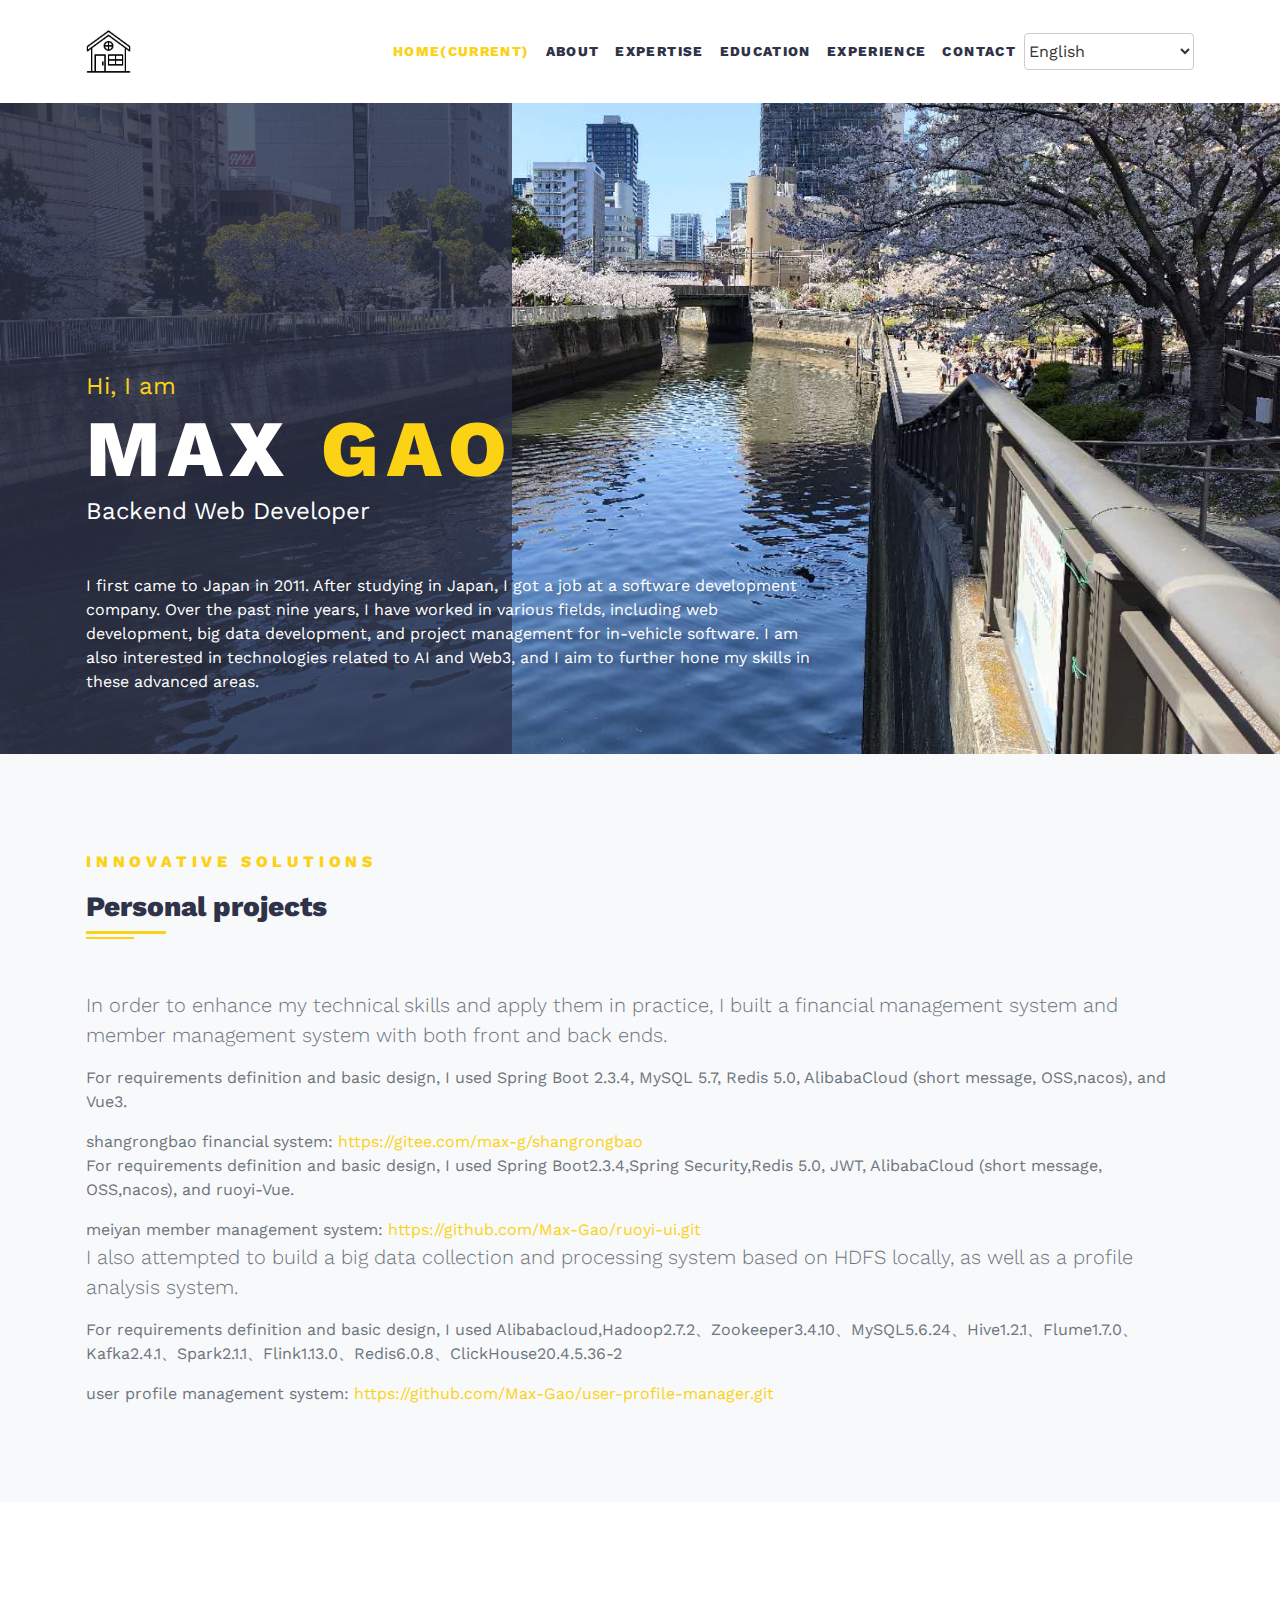
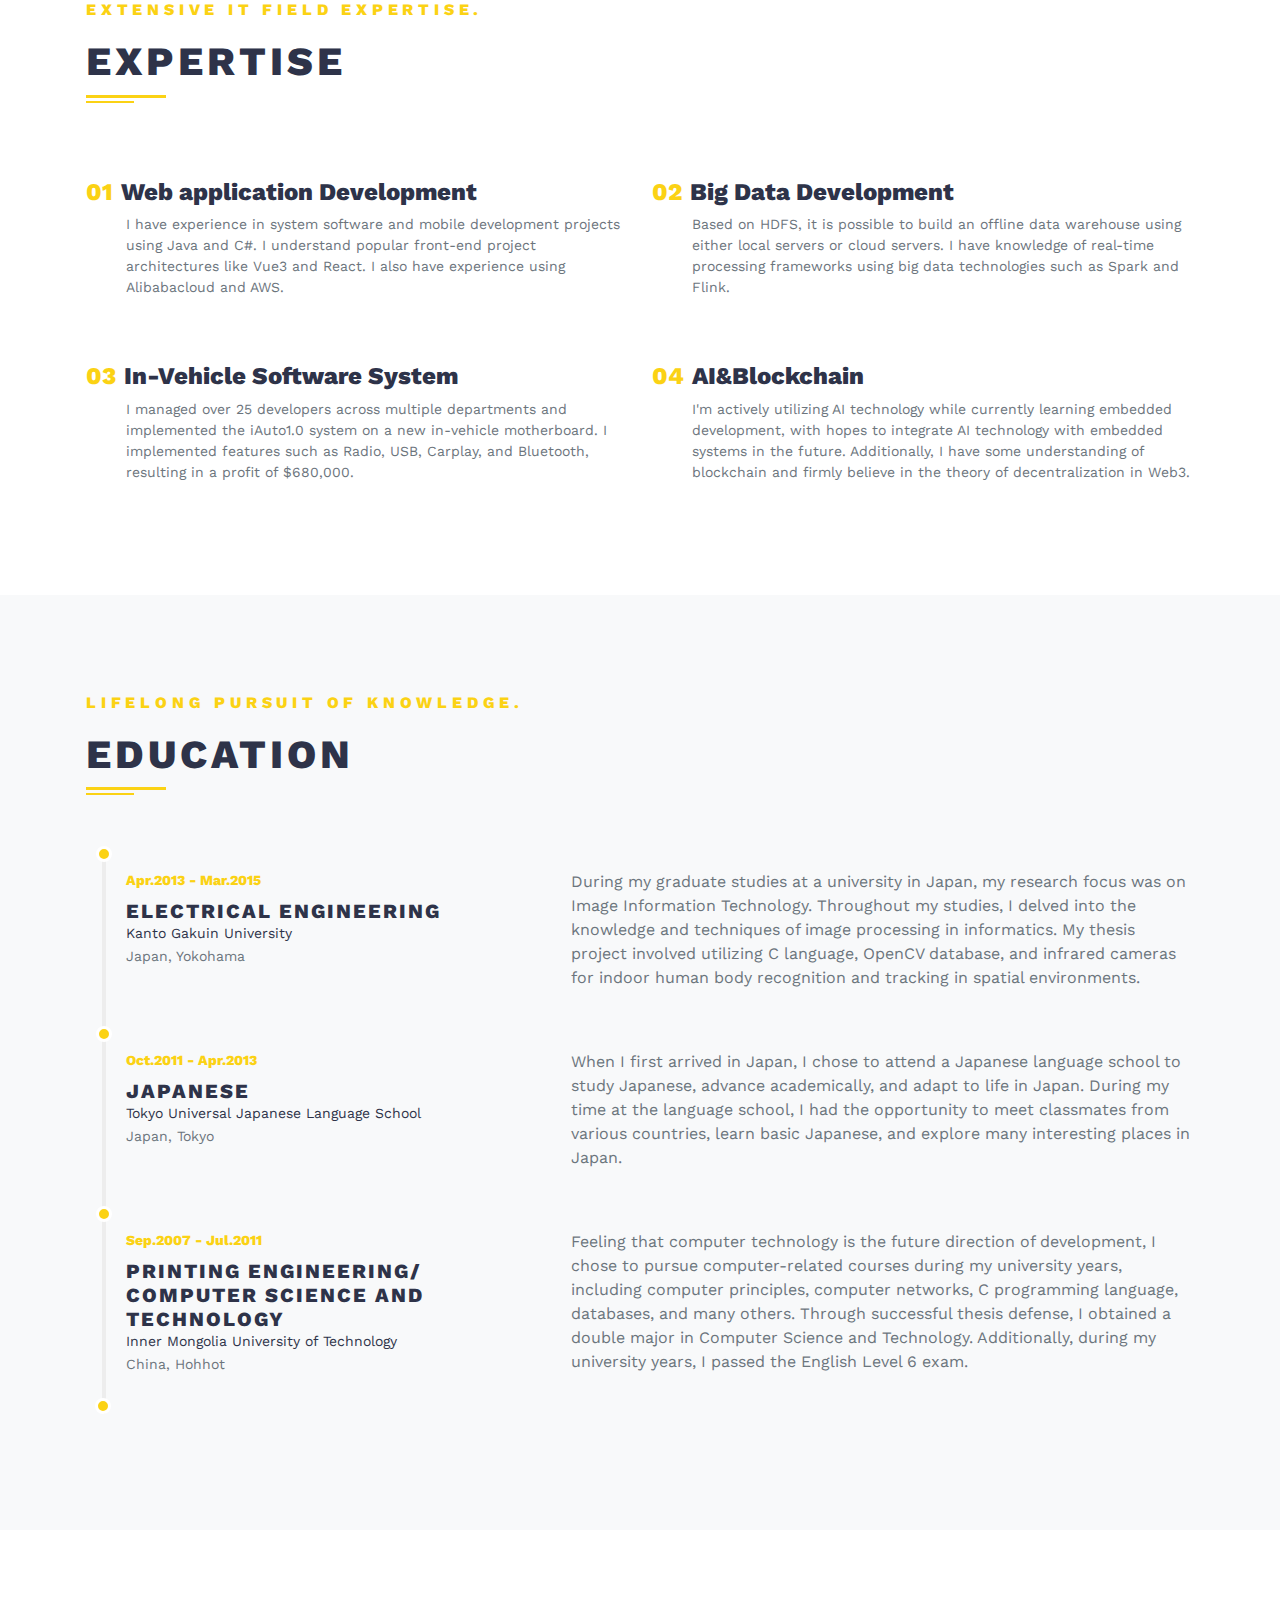
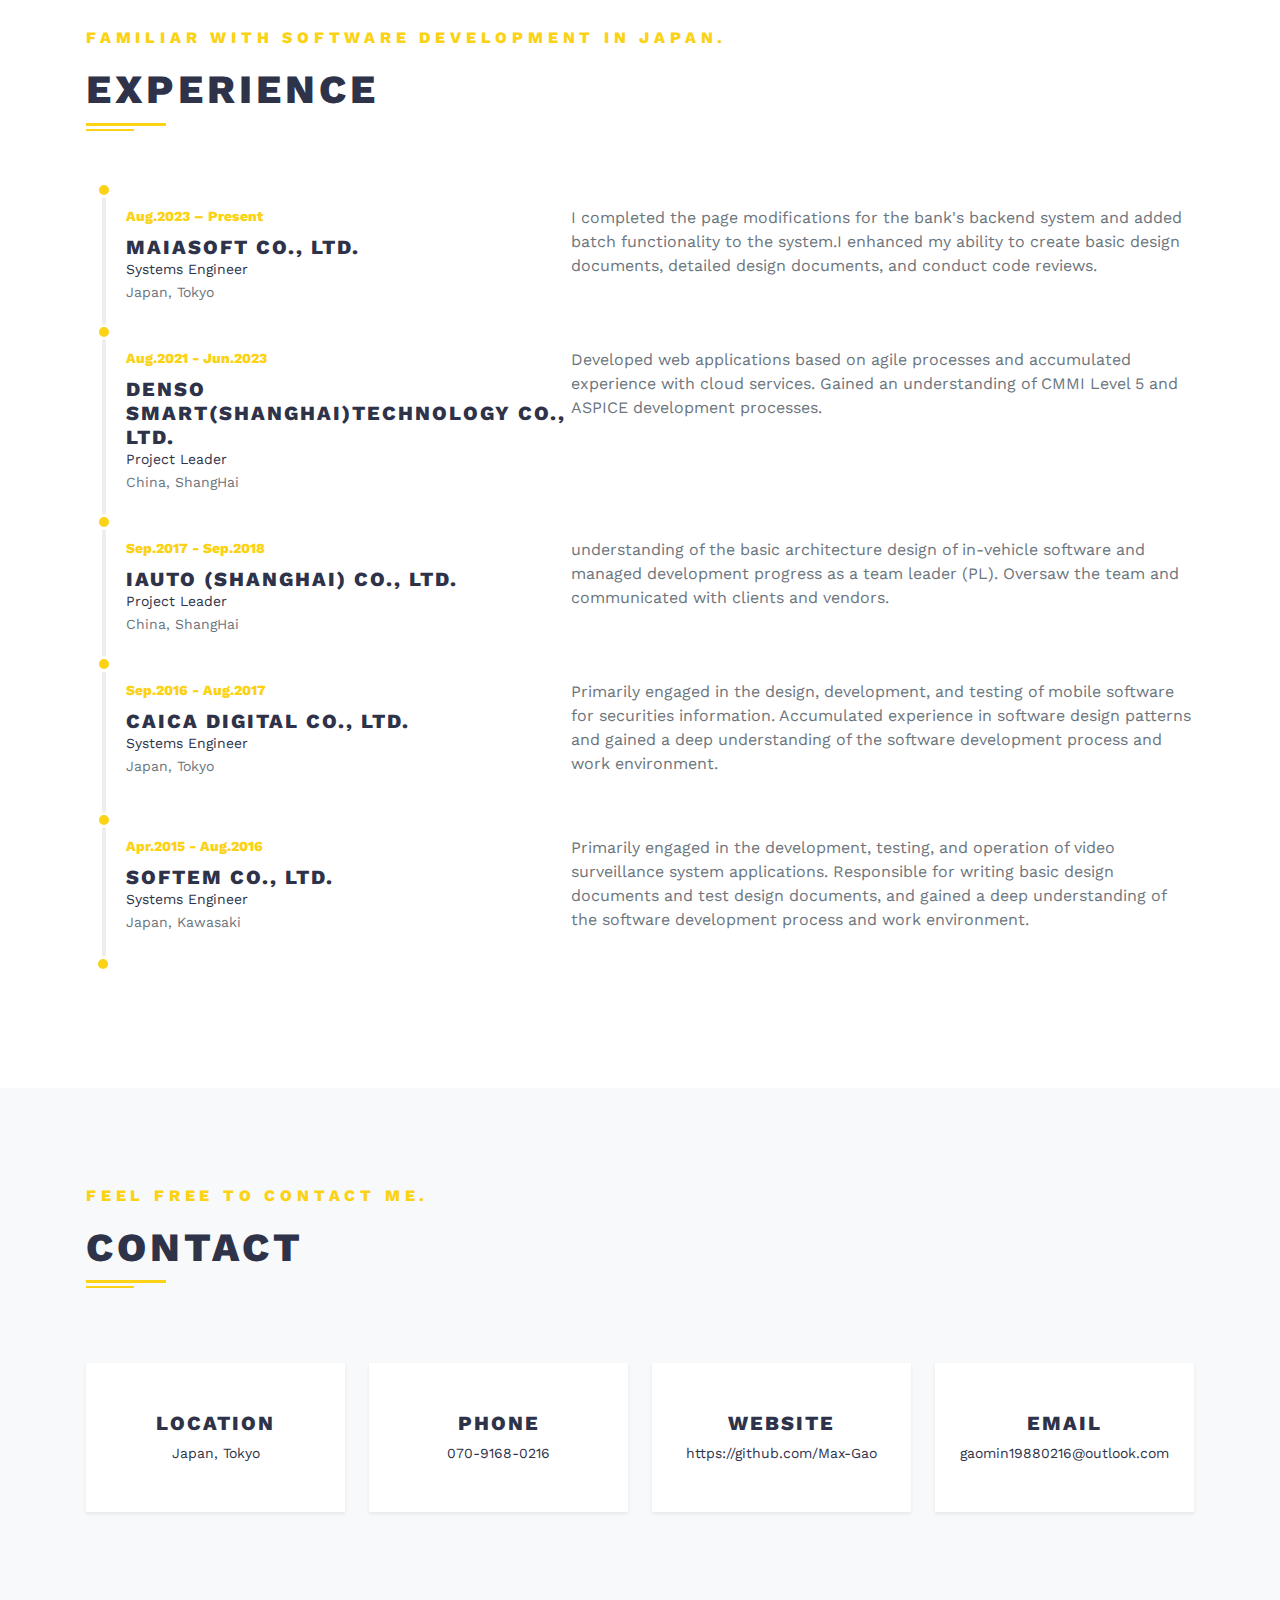
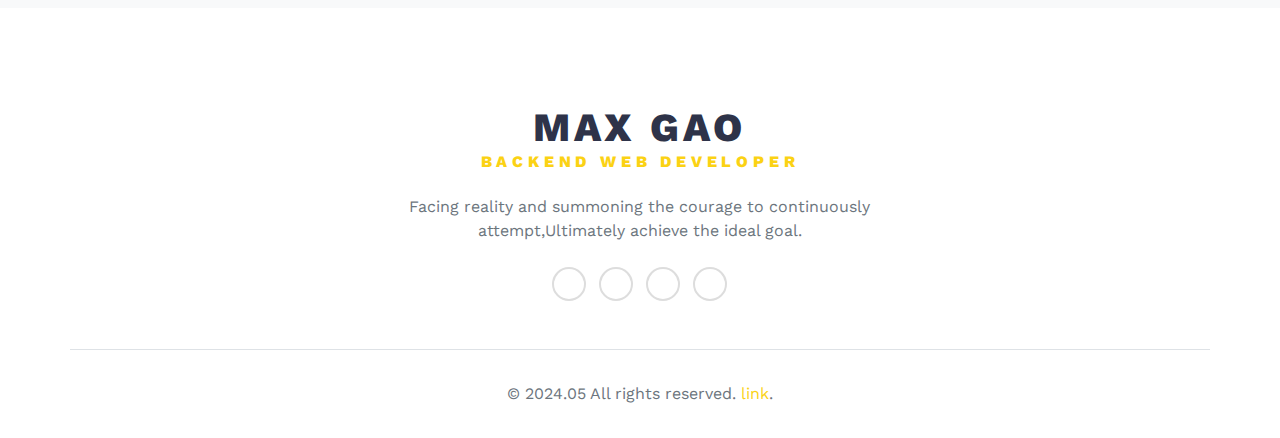
<file: root/en/index.html>
<!DOCTYPE html>
<html>
  <head>
    <meta charset="utf-8">
    <meta http-equiv="X-UA-Compatible" content="IE=edge">
    <title>Resume | Max Gao</title>
    <meta name="description" content="">
    <meta name="viewport" content="width=device-width, initial-scale=1">
    <meta name="robots" content="all,follow">
    <!-- Google fonts-->
    <link rel="stylesheet" href="https://fonts.googleapis.com/css?family=Work+Sans:300,400,800&amp;display=swap">
    <!-- theme stylesheet-->
    <link rel="stylesheet" href="../css/style.default.css" id="theme-stylesheet">
    <!-- Custom stylesheet - for your changes-->
    <link rel="stylesheet" href="../css/custom.css">
    <!-- Favicon-->
    <link rel="shortcut icon" href="../img/favicon.png">
  </head>
  <body class="scrollspy-example" data-bs-spy="scroll" data-bs-target="#navbar" data-bs-offset="0" tabindex="0">
    <!-- navbar-->
    <header class="header">
      <nav class="navbar navbar-light navbar-expand-lg fixed-top" id="navbar">
        <div class="container"><a class="navbar-brand" href="index.html"><img src="../img/logo.svg" alt="" width="45"></a>
          <button class="navbar-toggler navbar-toggler-end" type="button" data-bs-toggle="collapse" data-bs-target="#navbarSupportedContent" aria-controls="navbarSupportedContent" aria-expanded="false" aria-label="Toggle navigation"><i class="fas fa-bars"></i></button>
          <div class="collapse navbar-collapse" id="navbarSupportedContent">
            <ul class="navbar-nav ms-auto">
              <li class="nav-item"><a class="nav-link text-uppercase active" href="#hero">Home<span class="sr-only">(current)</span></a></li>
              <li class="nav-item"><a class="nav-link text-uppercase" href="#about">About</a></li>
              <li class="nav-item"><a class="nav-link text-uppercase" href="#expertise">Expertise</a></li>
              <li class="nav-item"><a class="nav-link text-uppercase" href="#education">Education</a></li>
              <li class="nav-item"><a class="nav-link text-uppercase" href="#experience">Experience</a></li>
              <li class="nav-item"><a class="nav-link text-uppercase" href="#contact">Contact</a></li>
              
              <select id="language-selector">
                <option value="../index.html">Language Selection</option>
                <option value="../en/index.html" selected>English</option>
                <option value="../zh/index.html">中文</option>
                <option value="../jp/index.html">日本語</option>
              </select>
                  
            </ul>
          </div>
        </div>
      </nav>
    </header>
    <!-- Hero Section-->
    <section class="hero bg-cover bg-center py-5" id="hero" style="background: url(../img/20240410_in_gotanda.jpg)">
      <div class="container py-5 my-5 z-index-20 position-relative">
        <div class="row py-lg-5 mt-5">
          <div class="col-md-8 text-white img-text-down">
            <h2 class="h4 text-primary fw-normal mb-0">Hi, I am</h2>
            <h1 class="text-uppercase text-xl mb-0">Max <span class="text-primary">Gao</span></h1>
            <h2 class="h4 fw-normal mb-5">Backend Web Developer</h2>
            <p class="text-shadow">I first came to Japan in 2011. After studying in Japan, I got a job at a software development company. Over the past nine years, I have worked in various fields, including web development, big data development, and project management for in-vehicle software. I am also interested in technologies related to AI and Web3, and I aim to further hone my skills in these advanced areas.</p>
          </div>
        </div>
      </div>
    </section>
    <!-- About Section-->
    <section class="py-5 bg-light" id="about">
      <div class="container py-5">
        <header class="mb-5">
          <p class="fw-bold text-primary text-uppercase letter-spacing-3">Innovative solutions</p>
          <h2 class="h3 lined">Personal projects</h2>
        </header>
        <p class="lead text-muted">In order to enhance my technical skills and apply them in practice, I built a financial management system and  member management system with both front and back ends.</p>
        <p class="text-muted"> For requirements definition and basic design, I used Spring Boot 2.3.4, MySQL 5.7, Redis 5.0, AlibabaCloud (short message, OSS,nacos), and Vue3. </p>
        <p class="text-muted mb-0" >shangrongbao financial system: <a href="https://gitee.com/max-g/shangrongbao">https://gitee.com/max-g/shangrongbao</a></p>
        <p class="text-muted"> For requirements definition and basic design, I used Spring Boot2.3.4,Spring Security,Redis 5.0, JWT, AlibabaCloud (short message, OSS,nacos), and ruoyi-Vue. </p>
        <p class="text-muted mb-0" >meiyan member management system: <a href="https://github.com/Max-Gao/ruoyi-ui.git">https://github.com/Max-Gao/ruoyi-ui.git</a></p>
        <p class="lead text-muted">I also attempted to build a big data collection and processing system based on HDFS locally, as well as a profile analysis system.</p>
        <p class="text-muted"> For requirements definition and basic design, I used Alibabacloud,Hadoop2.7.2、Zookeeper3.4.10、MySQL5.6.24、Hive1.2.1、Flume1.7.0、Kafka2.4.1、Spark2.1.1、Flink1.13.0、Redis6.0.8、ClickHouse20.4.5.36-2</p>
        <p class="text-muted mb-0" >user profile management system: <a href="https://github.com/Max-Gao/user-profile-manager.git">https://github.com/Max-Gao/user-profile-manager.git</a></p> 
      </div>
    </section>
    <!-- Expertise Section        -->
    <section class="py-5" id="expertise">
      <div class="container py-5">
        <header class="mb-5 pb-4">
          <p class="fw-bold text-primary text-uppercase letter-spacing-3">Extensive IT field Expertise.</p>
          <h2 class="text-uppercase lined">Expertise</h2>
        </header>
        <div class="row gy-5">
          <div class="col-md-6">
            <h3 class="h4"><span class="text-primary me-2">01</span>Web application Development</h3>
            <p class="text-muted text-sm ms-4 ps-3">I have experience in system software and mobile development projects using Java and C#. I understand popular front-end project architectures like Vue3 and React. I also have experience using Alibabacloud and AWS.</p>
          </div>
          <div class="col-md-6">
            <h3 class="h4"><span class="text-primary me-2">02</span>Big Data Development</h3>
            <p class="text-muted text-sm ms-4 ps-3">Based on HDFS, it is possible to build an offline data warehouse using either local servers or cloud servers. I have knowledge of real-time processing frameworks using big data technologies such as Spark and Flink.</p>
          </div>
          <div class="col-md-6">
            <h3 class="h4"><span class="text-primary me-2">03</span>In-Vehicle Software System</h3>
            <p class="text-muted text-sm ms-4 ps-3">I managed over 25 developers across multiple departments and implemented the iAuto1.0 system on a new in-vehicle motherboard. I implemented features such as Radio, USB, Carplay, and Bluetooth, resulting in a profit of $680,000.</p>
          </div>
          <div class="col-md-6">
            <h3 class="h4"><span class="text-primary me-2">04</span>AI&Blockchain</h3>
            <p class="text-muted text-sm ms-4 ps-3">I'm actively utilizing AI technology while currently learning embedded development, with hopes to integrate AI technology with embedded systems in the future. Additionally, I have some understanding of blockchain and firmly believe in the theory of decentralization in Web3.</p>
          </div>
        </div>
      </div>
    </section>
    <!-- Education Section-->
    <section class="py-5 bg-light" id="education">
      <div class="container py-5">
        <header class="mb-5 pb-4">
          <p class="fw-bold text-primary text-uppercase letter-spacing-3">Lifelong pursuit of knowledge.</p>
          <h2 class="text-uppercase lined">Education</h2>
        </header>
        <!--  Timeline -->
        <ul class="timeline">
              <!-- Timeline item-->
              <li class="timeline-item ms-3 pb-4">
                <div class="timeline-arrow"></div>
                <div class="row gx-0 gy-4">
                  <div class="col-lg-5">
                    <p class="fw-bold mb-2 text-primary text-sm">Apr.2013 - Mar.2015 </p>
                    <h2 class="h5 mb-0 text-uppercase">Electrical Engineering</h2>
                    <p class="text-sm mb-0">Kanto Gakuin University</p><span class="small text-muted">Japan, Yokohama</span>
                  </div>
                  <div class="col-lg-7">
                    <p class="text-muted">During my graduate studies at a university in Japan, my research focus was on Image Information Technology. Throughout my studies, I delved into the knowledge and techniques of image processing in informatics. My thesis project involved utilizing C language, OpenCV database, and infrared cameras for indoor human body recognition and tracking in spatial environments.</p>
                  </div>
                </div>
              </li>
              <!-- Timeline item-->
              <li class="timeline-item ms-3 pb-4">
                <div class="timeline-arrow"></div>
                <div class="row gx-0 gy-4">
                  <div class="col-lg-5">
                    <p class="fw-bold mb-2 text-primary text-sm">Oct.2011 - Apr.2013 </p>
                    <h2 class="h5 mb-0 text-uppercase">Japanese</h2>
                    <p class="text-sm mb-0">Tokyo Universal Japanese Language School</p><span class="small text-muted">Japan, Tokyo</span>
                  </div>
                  <div class="col-lg-7">
                    <p class="text-muted">When I first arrived in Japan, I chose to attend a Japanese language school to study Japanese, advance academically, and adapt to life in Japan. During my time at the language school, I had the opportunity to meet classmates from various countries, learn basic Japanese, and explore many interesting places in Japan.</p>
                  </div>
                </div>
              </li>
              <!-- Timeline item-->
              <li class="timeline-item ms-3 pb-4">
                <div class="timeline-arrow"></div>
                <div class="row gx-0 gy-4">
                  <div class="col-lg-5">
                    <p class="fw-bold mb-2 text-primary text-sm">Sep.2007 - Jul.2011 </p>
                    <h2 class="h5 mb-0 text-uppercase">Printing Engineering/<br>Computer Science and Technology</h2>
                    <p class="text-sm mb-0">Inner Mongolia University of Technology</p><span class="small text-muted">China, Hohhot</span>
                  </div>
                  <div class="col-lg-7">
                    <p class="text-muted">Feeling that computer technology is the future direction of development, I chose to pursue computer-related courses during my university years, including computer principles, computer networks, C programming language, databases, and many others. Through successful thesis defense, I obtained a double major in Computer Science and Technology. Additionally, during my university years, I passed the English Level 6 exam.</p>
                  </div>
                </div>
              </li>
        </ul>
      </div>
    </section>
    <!-- Experience Section        -->
    <section class="py-5" id="experience">
      <div class="container py-5">
        <header class="mb-5 pb-4">
          <p class="fw-bold text-primary text-uppercase letter-spacing-3">Familiar with software development in Japan.</p>
          <h2 class="text-uppercase lined">Experience</h2>
        </header>
        <!--  Timeline -->
        <ul class="timeline">
              <!-- Timeline item-->
              <li class="timeline-item ms-3 pb-4">
                <div class="timeline-arrow"></div>
                <div class="row gx-0 gy-4">
                  <div class="col-lg-5">
                    <p class="fw-bold mb-2 text-primary text-sm">Aug.2023 – Present </p>
                    <h2 class="h5 mb-0 text-uppercase">MAIASOFT Co., Ltd.</h2>
                    <p class="text-sm mb-0">Systems Engineer</p><span class="small text-muted">Japan, Tokyo</span>
                  </div>
                  <div class="col-lg-7">
                    <p class="text-muted">I completed the page modifications for the bank's backend system and added batch functionality to the system.I enhanced my ability to create basic design documents, detailed design documents, and conduct code reviews.</p>
                  </div>
                </div>
              </li>
              <!-- Timeline item-->
              <li class="timeline-item ms-3 pb-4">
                <div class="timeline-arrow"></div>
                <div class="row gx-0 gy-4">
                  <div class="col-lg-5">
                    <p class="fw-bold mb-2 text-primary text-sm">Aug.2021 - Jun.2023 </p>
                    <h2 class="h5 mb-0 text-uppercase">Denso Smart(Shanghai)Technology Co., Ltd.</h2>
                    <p class="text-sm mb-0">Project Leader</p><span class="small text-muted">China, ShangHai</span>
                  </div>
                  <div class="col-lg-7">
                    <p class="text-muted">Developed web applications based on agile processes and accumulated experience with cloud services. Gained an understanding of CMMI Level 5 and ASPICE development processes.</p>
                  </div>
                </div>
              </li>
              <!-- Timeline item-->
              <li class="timeline-item ms-3 pb-4">
                <div class="timeline-arrow"></div>
                <div class="row gx-0 gy-4">
                  <div class="col-lg-5">
                    <p class="fw-bold mb-2 text-primary text-sm">Sep.2017 - Sep.2018 </p>
                    <h2 class="h5 mb-0 text-uppercase">iAUTO (Shanghai) Co., LTD.</h2>
                    <p class="text-sm mb-0">Project Leader</p><span class="small text-muted">China, ShangHai</span>
                  </div>
                  <div class="col-lg-7">
                    <p class="text-muted">understanding of the basic architecture design of in-vehicle software and managed development progress as a team leader (PL). Oversaw the team and communicated with clients and vendors.</p>
                  </div>
                </div>
              </li>
              <!-- Timeline item-->
              <li class="timeline-item ms-3 pb-4">
              <div class="timeline-arrow"></div>
              <div class="row gx-0 gy-4">
                <div class="col-lg-5">
                  <p class="fw-bold mb-2 text-primary text-sm">Sep.2016 - Aug.2017 </p>
                  <h2 class="h5 mb-0 text-uppercase">CAICA DIGITAL Co., LTD.</h2>
                  <p class="text-sm mb-0">Systems Engineer</p><span class="small text-muted">Japan, Tokyo</span>
                </div>
                <div class="col-lg-7">
                  <p class="text-muted">Primarily engaged in the design, development, and testing of mobile software for securities information. Accumulated experience in software design patterns and gained a deep understanding of the software development process and work environment.
                  </p>
                </div>
              </div>
            </li>
            <!-- Timeline item-->
            <li class="timeline-item ms-3 pb-4">
              <div class="timeline-arrow"></div>
              <div class="row gx-0 gy-4">
                <div class="col-lg-5">
                  <p class="fw-bold mb-2 text-primary text-sm">Apr.2015 - Aug.2016 </p>
                  <h2 class="h5 mb-0 text-uppercase">Softem Co., LTD.</h2>
                  <p class="text-sm mb-0">Systems Engineer</p><span class="small text-muted">Japan, Kawasaki</span>
                </div>
                <div class="col-lg-7">
                  <p class="text-muted">Primarily engaged in the development, testing, and operation of video surveillance system applications. Responsible for writing basic design documents and test design documents, and gained a deep understanding of the software development process and work environment.
                  </p>
                </div>
              </div>
            </li>
        </ul>
      </div>
    </section>
    <!-- Education Section        -->
    <section class="bg-light py-5" id="contact">
      <div class="container py-5">
        <header class="mb-5 pb-4">
          <p class="fw-bold text-primary text-uppercase letter-spacing-3">Feel free to contact me.</p>
          <h2 class="text-uppercase lined">Contact</h2>
        </header>
        <div class="row gy-4">
          <div class="col-lg-3 col-md-6"><a class="px-4 py-5 text-center contact-item shadow-sm reset-anchor d-block" href="#!"><i class="fas fa-map-marker-alt fa-2x mb-4"></i>
              <h4 class="contact-item-title h5 text-uppercase">Location</h4>
              <p class="text-sm mb-0">Japan, Tokyo</p></a></div>
          <div class="col-lg-3 col-md-6"><a class="px-4 py-5 text-center contact-item shadow-sm reset-anchor d-block" href="tel:07091680216"><i class="fas fa-map-marker-alt fa-2x mb-4"></i>
              <h4 class="contact-item-title h5 text-uppercase">Phone</h4>
              <p class="text-sm mb-0">070-9168-0216</p></a></div>
          <div class="col-lg-3 col-md-6"><a class="px-4 py-5 text-center contact-item shadow-sm reset-anchor d-block" href="https://github.com/Max-Gao"><i class="fas fa-map-marker-alt fa-2x mb-4"></i>
              <h4 class="contact-item-title h5 text-uppercase">Website</h4>
              <p class="text-sm mb-0">https://github.com/Max-Gao</p></a></div>
          <div class="col-lg-3 col-md-6"><a class="px-4 py-5 text-center contact-item shadow-sm reset-anchor d-block"><i class="fas fa-map-marker-alt fa-2x mb-4"></i>
              <h4 class="contact-item-title h5 text-uppercase">Email</h4>
              <p class="text-sm mb-0">gaomin19880216@outlook.com</p></a></div>
        </div>
      </div>
    </section>
    <!-- Footer-->
    <footer class="pt-5">
      <div class="container text-center py-5">
        <div class="row px-4">
          <div class="col-lg-7 mx-auto">
            <h2 class="text-uppercase mb-0">Max Gao </h2>
            <h6 class="text-primary text-uppercase mb-0 letter-spacing-3">Backend Web Developer</h6>
            <p class="text-muted my-4">Facing reality and summoning the courage to continuously attempt,Ultimately achieve the ideal goal.</p>
            <ul class="list-inline mb-0">
              <li class="list-inline-item"><a class="social-link" href="#!"><i class="fab fa-facebook-f"></i></a></li>
              <li class="list-inline-item"><a class="social-link" href="#!"><i class="fab fa-twitter"></i></a></li>
              <li class="list-inline-item"><a class="social-link" href="#!"><i class="fab fa-linkedin-in"></i></a></li>
              <li class="list-inline-item"><a class="social-link" href="#!"><i class="fab fa-instagram"></i></a></li>
            </ul>
          </div>
        </div>
      </div>
      <div class="copyrights px-4">
        <div class="container py-4 border-top text-center">
          <p class="mb-0 text-muted py-2">&copy; 2024.05 All rights reserved. <a target="_blank" href="https://max-gao.github.io/my-website/root/index.html" title="link">link</a>. </p>
        </div>
      </div>
    </footer>
    <!-- JavaScript files-->
    <script src="../vendor/bootstrap/js/bootstrap.bundle.min.js"></script>
    <script src="../js/front.js"></script>
    <!-- FontAwesome CSS - loading as last, so it doesn't block rendering-->
    <link rel="stylesheet" href="https://use.fontawesome.com/releases/v5.7.1/css/all.css" integrity="sha384-fnmOCqbTlWIlj8LyTjo7mOUStjsKC4pOpQbqyi7RrhN7udi9RwhKkMHpvLbHG9Sr" crossorigin="anonymous">
  </body>
</html>
</file>
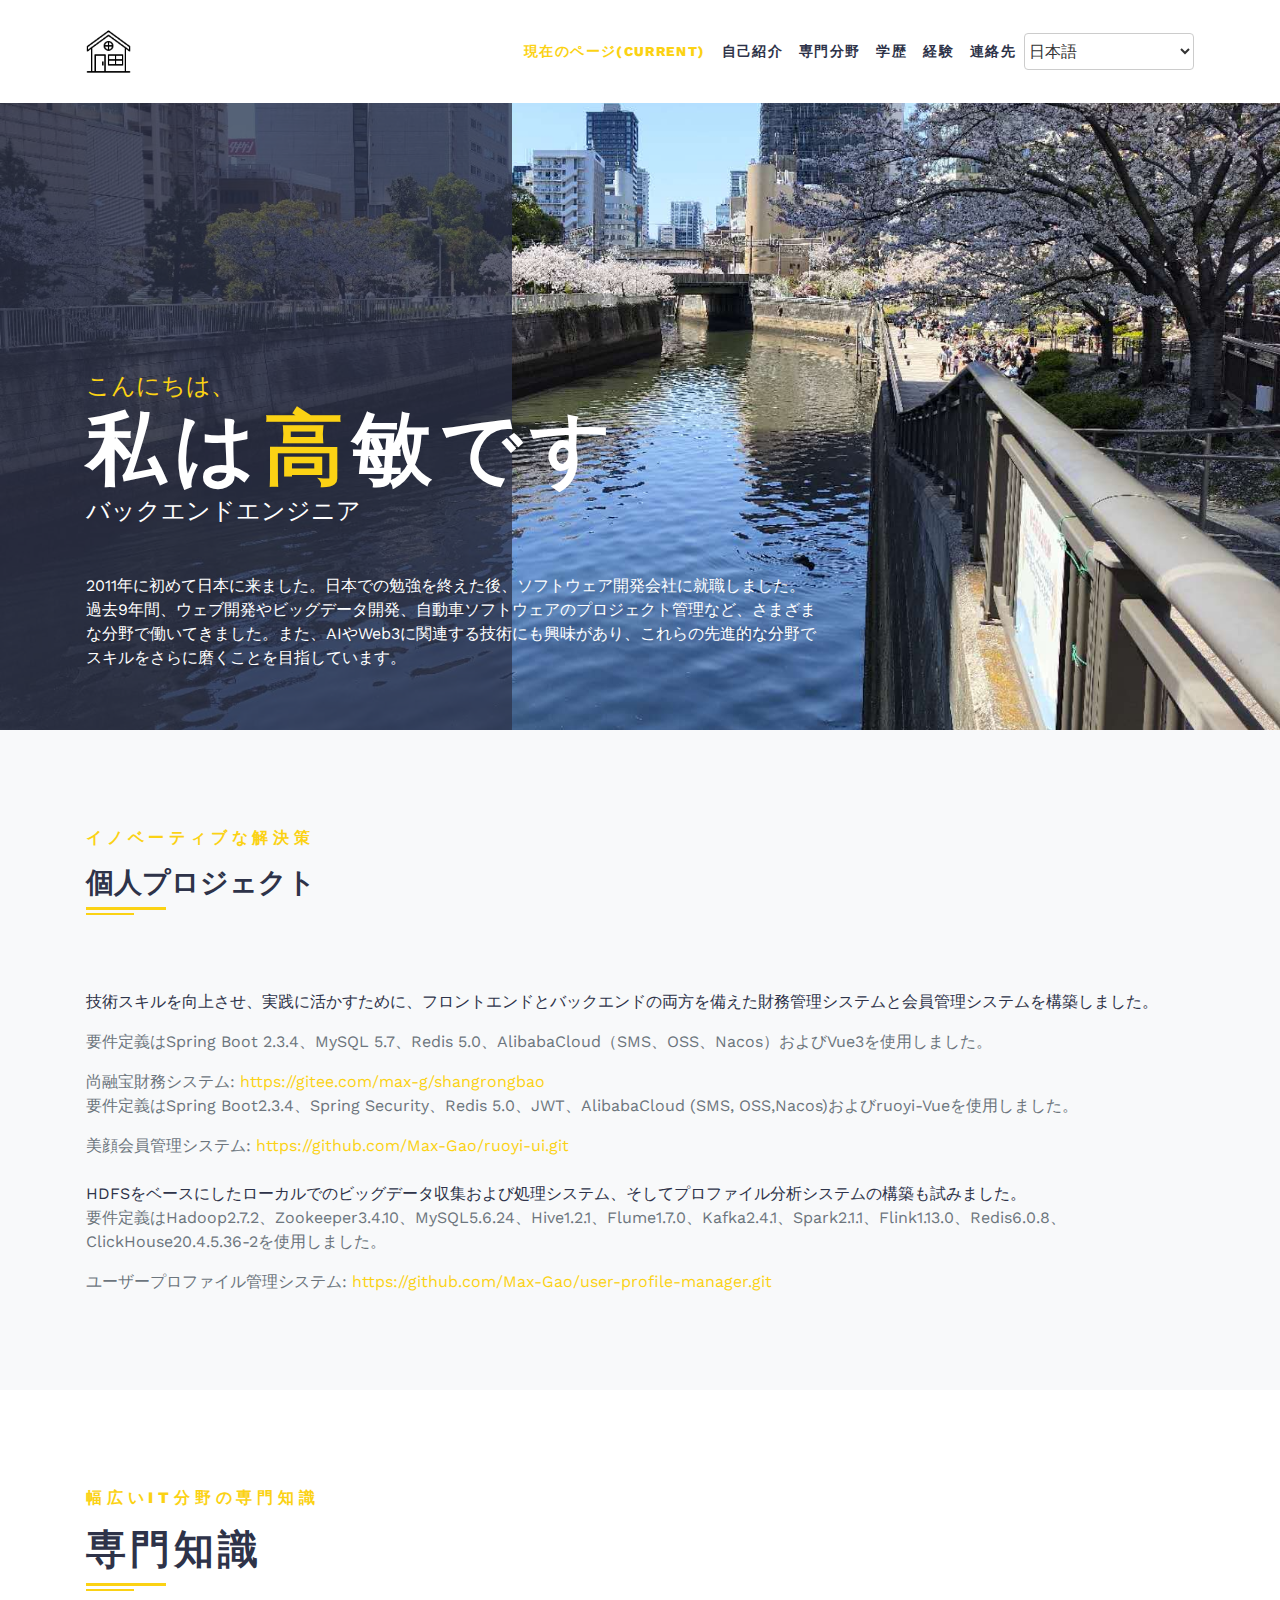
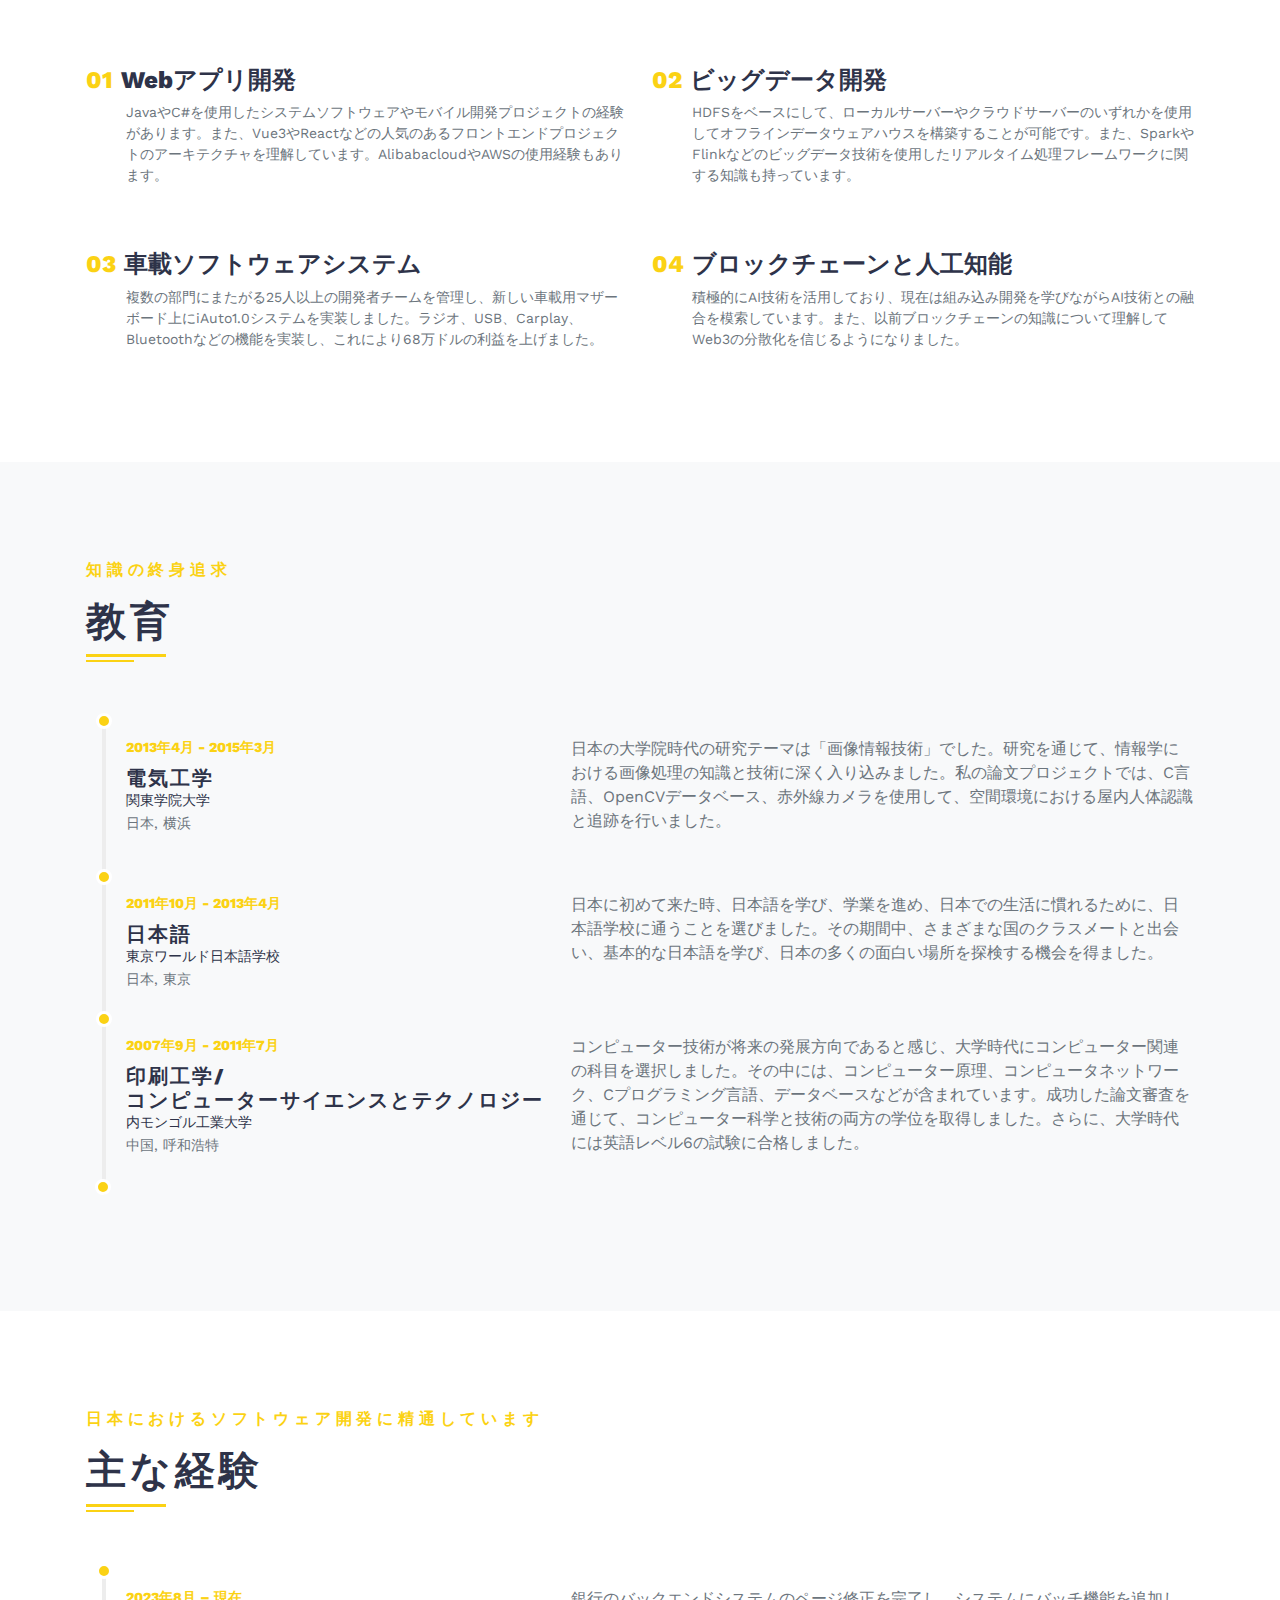
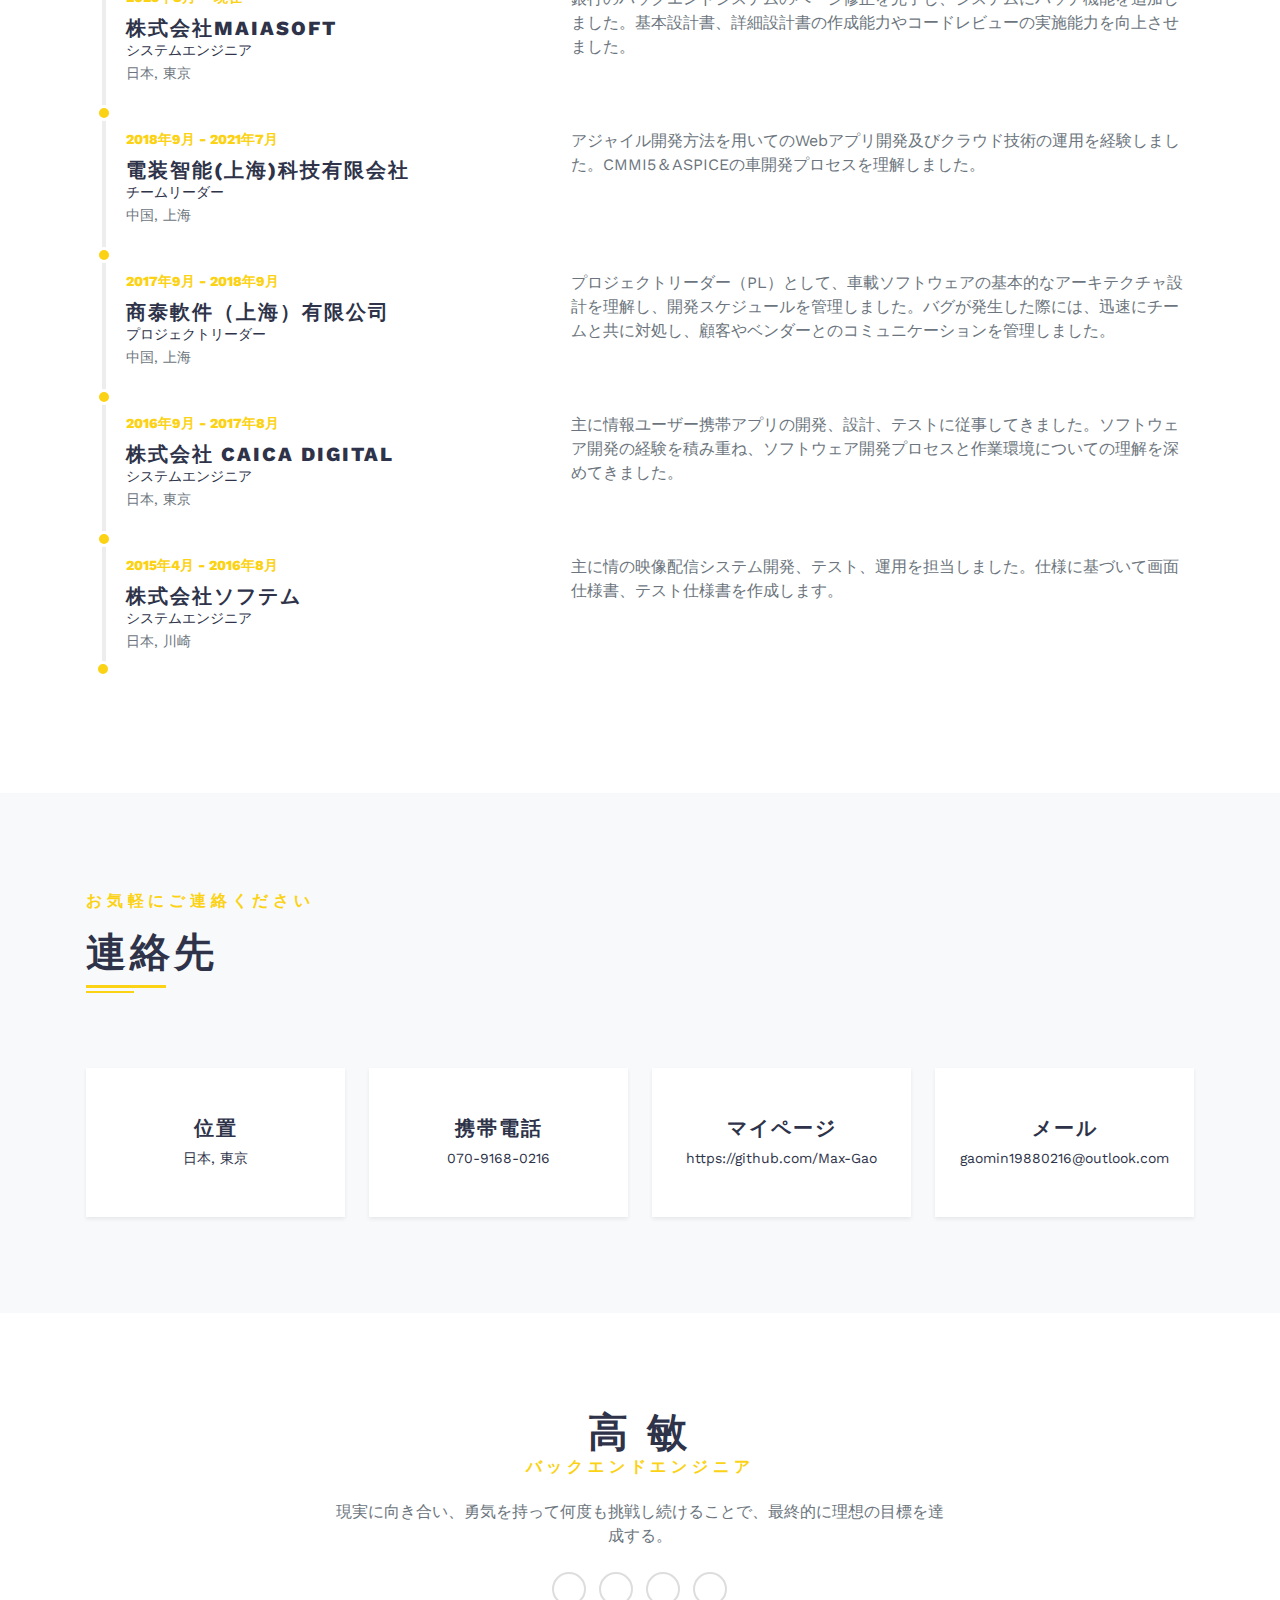
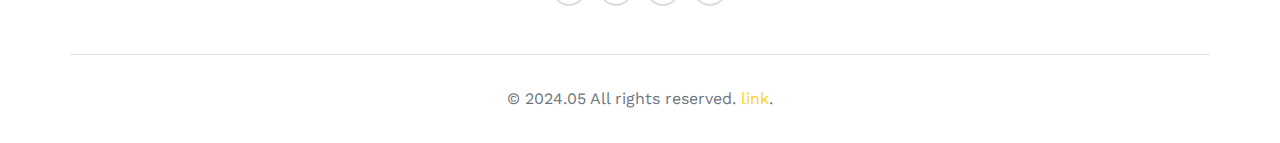
<file: root/jp/index.html>
<!DOCTYPE html>
<html>
  <head>
    <meta charset="utf-8">
    <meta http-equiv="X-UA-Compatible" content="IE=edge">
    <title>マイページ | 高 敏</title>
    <meta name="description" content="">
    <meta name="viewport" content="width=device-width, initial-scale=1">
    <meta name="robots" content="all,follow">
    <!-- Google fonts-->
    <link rel="stylesheet" href="https://fonts.googleapis.com/css?family=Work+Sans:300,400,800&amp;display=swap">
    <!-- theme stylesheet-->
    <link rel="stylesheet" href="../css/style.default.css" id="theme-stylesheet">
    <!-- Custom stylesheet - for your changes-->
    <link rel="stylesheet" href="../css/custom.css">
    <!-- Favicon-->
    <link rel="shortcut icon" href="../img/favicon.png">
  </head>
  <body class="scrollspy-example" data-bs-spy="scroll" data-bs-target="#navbar" data-bs-offset="0" tabindex="0">
    <!-- navbar-->
    <header class="header">
      <nav class="navbar navbar-light navbar-expand-lg fixed-top" id="navbar">
        <div class="container"><a class="navbar-brand" href="index.html"><img src="../img/logo.svg" alt="" width="45"></a>
          <button class="navbar-toggler navbar-toggler-end" type="button" data-bs-toggle="collapse" data-bs-target="#navbarSupportedContent" aria-controls="navbarSupportedContent" aria-expanded="false" aria-label="Toggle navigation"><i class="fas fa-bars"></i></button>
          <div class="collapse navbar-collapse" id="navbarSupportedContent">
            <ul class="navbar-nav ms-auto">
              <li class="nav-item"><a class="nav-link text-uppercase active" href="#hero">現在のページ<span class="sr-only">(current)</span></a></li>
              <li class="nav-item"><a class="nav-link text-uppercase" href="#about">自己紹介</a></li>
              <li class="nav-item"><a class="nav-link text-uppercase" href="#expertise">専門分野</a></li>
              <li class="nav-item"><a class="nav-link text-uppercase" href="#education">学歴</a></li>
              <li class="nav-item"><a class="nav-link text-uppercase" href="#experience">経験</a></li>
              <li class="nav-item"><a class="nav-link text-uppercase" href="#contact">連絡先</a></li>
              
              <select id="language-selector">
                <option value="../index.html">言語選択</option>
                <option value="../en/index.html">English</option>
                <option value="../zh/index.html">中文</option>
                <option value="../jp/index.html" selected>日本語</option>
              </select>
                  
            </ul>
          </div>
        </div>
      </nav>
    </header>
    <!-- Hero Section-->
    <section class="hero bg-cover bg-center py-5" id="hero" style="background: url(../img/20240410_in_gotanda.jpg)">
      <div class="container py-5 my-5 z-index-20 position-relative">
        <div class="row py-lg-5 mt-5">
          <div class="col-md-8 text-white img-text-down">
            <h2 class="h4 text-primary fw-normal mb-0">こんにちは、</h2>
            <h1 class="text-uppercase text-xl mb-0">私は<span class="text-primary">高</span>敏です</h1>
            <h2 class="h4 fw-normal mb-5">バックエンドエンジニア</h2>
            <p class="text-shadow">2011年に初めて日本に来ました。日本での勉強を終えた後、ソフトウェア開発会社に就職しました。過去9年間、ウェブ開発やビッグデータ開発、自動車ソフトウェアのプロジェクト管理など、さまざまな分野で働いてきました。また、AIやWeb3に関連する技術にも興味があり、これらの先進的な分野でスキルをさらに磨くことを目指しています。</p>
          </div>
        </div>
      </div>
    </section>
    <!-- About Section-->
    <section class="py-5 bg-light" id="about">
      <div class="container py-5">
        <header class="mb-5">
          <p class="fw-bold text-primary text-uppercase letter-spacing-3">イノベーティブな解決策</p>
          <h2 class="h3 lined">個人プロジェクト</h2>
        </header>
        <br class="lead text-muted">技術スキルを向上させ、実践に活かすために、フロントエンドとバックエンドの両方を備えた財務管理システムと会員管理システムを構築しました。</p>
        <p class="text-muted"> 要件定義はSpring Boot 2.3.4、MySQL 5.7、Redis 5.0、AlibabaCloud（SMS、OSS、Nacos）およびVue3を使用しました。 </p>
        <p class="text-muted mb-0" >尚融宝財務システム: <a href="https://gitee.com/max-g/shangrongbao">https://gitee.com/max-g/shangrongbao</a></p>
        <p class="text-muted"> 要件定義はSpring Boot2.3.4、Spring Security、Redis 5.0、JWT、AlibabaCloud (SMS, OSS,Nacos)およびruoyi-Vueを使用しました。 </p>
        <p class="text-muted mb-0" >美顔会員管理システム: <a href="https://github.com/Max-Gao/ruoyi-ui.git">https://github.com/Max-Gao/ruoyi-ui.git</a></p>
        <br class="lead text-muted">HDFSをベースにしたローカルでのビッグデータ収集および処理システム、そしてプロファイル分析システムの構築も試みました。</br>
        <p class="text-muted"> 要件定義はHadoop2.7.2、Zookeeper3.4.10、MySQL5.6.24、Hive1.2.1、Flume1.7.0、Kafka2.4.1、Spark2.1.1、Flink1.13.0、Redis6.0.8、ClickHouse20.4.5.36-2を使用しました。</p>
        <p class="text-muted mb-0" >ユーザープロファイル管理システム: <a href="https://github.com/Max-Gao/user-profile-manager.git">https://github.com/Max-Gao/user-profile-manager.git</a></p>  
      </div>
    </section>
    <!-- Expertise Section        -->
    <section class="py-5" id="expertise">
      <div class="container py-5">
        <header class="mb-5 pb-4">
          <p class="fw-bold text-primary text-uppercase letter-spacing-3">幅広いIT分野の専門知識</p>
          <h2 class="text-uppercase lined">専門知識</h2>
        </header>
        <div class="row gy-5">
          <div class="col-md-6">
            <h3 class="h4"><span class="text-primary me-2">01</span>Webアプリ開発</h3>
            <p class="text-muted text-sm ms-4 ps-3">JavaやC#を使用したシステムソフトウェアやモバイル開発プロジェクトの経験があります。また、Vue3やReactなどの人気のあるフロントエンドプロジェクトのアーキテクチャを理解しています。AlibabacloudやAWSの使用経験もあります。</p>
          </div>
          <div class="col-md-6">
            <h3 class="h4"><span class="text-primary me-2">02</span>ビッグデータ開発</h3>
            <p class="text-muted text-sm ms-4 ps-3">HDFSをベースにして、ローカルサーバーやクラウドサーバーのいずれかを使用してオフラインデータウェアハウスを構築することが可能です。また、SparkやFlinkなどのビッグデータ技術を使用したリアルタイム処理フレームワークに関する知識も持っています。</p>
          </div>
          <div class="col-md-6">
            <h3 class="h4"><span class="text-primary me-2">03</span>車載ソフトウェアシステム</h3>
            <p class="text-muted text-sm ms-4 ps-3">複数の部門にまたがる25人以上の開発者チームを管理し、新しい車載用マザーボード上にiAuto1.0システムを実装しました。ラジオ、USB、Carplay、Bluetoothなどの機能を実装し、これにより68万ドルの利益を上げました。</p>
          </div>
          <div class="col-md-6">
            <h3 class="h4"><span class="text-primary me-2">04</span>ブロックチェーンと人工知能</h3>
            <p class="text-muted text-sm ms-4 ps-3">積極的にAI技術を活用しており、現在は組み込み開発を学びながらAI技術との融合を模索しています。また、以前ブロックチェーンの知識について理解してWeb3の分散化を信じるようになりました。</p>
          </div>
        </div>
      </div>
    </section>
    <!-- Education Section-->
    <section class="py-5 bg-light" id="education">
      <div class="container py-5">
        <header class="mb-5 pb-4">
          <p class="fw-bold text-primary text-uppercase letter-spacing-3">知識の終身追求</p>
          <h2 class="text-uppercase lined">教育</h2>
        </header>
        <!--  Timeline -->
        <ul class="timeline">
              <!-- Timeline item-->
              <li class="timeline-item ms-3 pb-4">
                <div class="timeline-arrow"></div>
                <div class="row gx-0 gy-4">
                  <div class="col-lg-5">
                    <p class="fw-bold mb-2 text-primary text-sm">2013年4月 - 2015年3月 </p>
                    <h2 class="h5 mb-0 text-uppercase">電気工学</h2>
                    <p class="text-sm mb-0">関東学院大学</p><span class="small text-muted">日本, 横浜</span>
                  </div>
                  <div class="col-lg-7">
                    <p class="text-muted">日本の大学院時代の研究テーマは「画像情報技術」でした。研究を通じて、情報学における画像処理の知識と技術に深く入り込みました。私の論文プロジェクトでは、C言語、OpenCVデータベース、赤外線カメラを使用して、空間環境における屋内人体認識と追跡を行いました。</p>
                  </div>
                </div>
              </li>
              <!-- Timeline item-->
              <li class="timeline-item ms-3 pb-4">
                <div class="timeline-arrow"></div>
                <div class="row gx-0 gy-4">
                  <div class="col-lg-5">
                    <p class="fw-bold mb-2 text-primary text-sm">2011年10月 - 2013年4月 </p>
                    <h2 class="h5 mb-0 text-uppercase">日本語</h2>
                    <p class="text-sm mb-0">東京ワールド日本語学校</p><span class="small text-muted">日本, 東京</span>
                  </div>
                  <div class="col-lg-7">
                    <p class="text-muted">日本に初めて来た時、日本語を学び、学業を進め、日本での生活に慣れるために、日本語学校に通うことを選びました。その期間中、さまざまな国のクラスメートと出会い、基本的な日本語を学び、日本の多くの面白い場所を探検する機会を得ました。</p>
                  </div>
                </div>
              </li>
              <!-- Timeline item-->
              <li class="timeline-item ms-3 pb-4">
                <div class="timeline-arrow"></div>
                <div class="row gx-0 gy-4">
                  <div class="col-lg-5">
                    <p class="fw-bold mb-2 text-primary text-sm">2007年9月 - 2011年7月 </p>
                    <h2 class="h5 mb-0 text-uppercase">印刷工学/<br>コンピューターサイエンスとテクノロジー</h2>
                    <p class="text-sm mb-0">内モンゴル工業大学</p><span class="small text-muted">中国, 呼和浩特</span>
                  </div>
                  <div class="col-lg-7">
                    <p class="text-muted">コンピューター技術が将来の発展方向であると感じ、大学時代にコンピューター関連の科目を選択しました。その中には、コンピューター原理、コンピュータネットワーク、Cプログラミング言語、データベースなどが含まれています。成功した論文審査を通じて、コンピューター科学と技術の両方の学位を取得しました。さらに、大学時代には英語レベル6の試験に合格しました。</p>
                  </div>
                </div>
              </li>
        </ul>
      </div>
    </section>
    <!-- Experience Section        -->
    <section class="py-5" id="experience">
      <div class="container py-5">
        <header class="mb-5 pb-4">
          <p class="fw-bold text-primary text-uppercase letter-spacing-3">日本におけるソフトウェア開発に精通しています</p>
          <h2 class="text-uppercase lined">主な経験</h2>
        </header>
        <!--  Timeline -->
        <ul class="timeline">
              <!-- Timeline item-->
              <li class="timeline-item ms-3 pb-4">
                <div class="timeline-arrow"></div>
                <div class="row gx-0 gy-4">
                  <div class="col-lg-5">
                    <p class="fw-bold mb-2 text-primary text-sm">2023年8月 – 現在 </p>
                    <h2 class="h5 mb-0 text-uppercase">株式会社MAIASOFT</h2>
                    <p class="text-sm mb-0">システムエンジニア</p><span class="small text-muted">日本, 東京</span>
                  </div>
                  <div class="col-lg-7">
                    <p class="text-muted">銀行のバックエンドシステムのページ修正を完了し、システムにバッチ機能を追加しました。基本設計書、詳細設計書の作成能力やコードレビューの実施能力を向上させました。</p>
                  </div>
                </div>
              </li>
              <!-- Timeline item-->
              <li class="timeline-item ms-3 pb-4">
                <div class="timeline-arrow"></div>
                <div class="row gx-0 gy-4">
                  <div class="col-lg-5">
                    <p class="fw-bold mb-2 text-primary text-sm">2018年9月 - 2021年7月 </p>
                    <h2 class="h5 mb-0 text-uppercase">電装智能(上海)科技有限会社</h2>
                    <p class="text-sm mb-0">チームリーダー</p><span class="small text-muted">中国, 上海</span>
                  </div>
                  <div class="col-lg-7">
                    <p class="text-muted">アジャイル開発方法を用いてのWebアプリ開発及びクラウド技術の運用を経験しました。CMMI5＆ASPICEの車開発プロセスを理解しました。</p>
                  </div>
                </div>
              </li>
              <!-- Timeline item-->
              <li class="timeline-item ms-3 pb-4">
                <div class="timeline-arrow"></div>
                <div class="row gx-0 gy-4">
                  <div class="col-lg-5">
                    <p class="fw-bold mb-2 text-primary text-sm">2017年9月 - 2018年9月 </p>
                    <h2 class="h5 mb-0 text-uppercase">商泰軟件（上海）有限公司</h2>
                    <p class="text-sm mb-0">プロジェクトリーダー</p><span class="small text-muted">中国, 上海</span>
                  </div>
                  <div class="col-lg-7">
                    <p class="text-muted">プロジェクトリーダー（PL）として、車載ソフトウェアの基本的なアーキテクチャ設計を理解し、開発スケジュールを管理しました。バグが発生した際には、迅速にチームと共に対処し、顧客やベンダーとのコミュニケーションを管理しました。</p>
                  </div>
                </div>
              </li>
              <!-- Timeline item-->
              <li class="timeline-item ms-3 pb-4">
              <div class="timeline-arrow"></div>
              <div class="row gx-0 gy-4">
                <div class="col-lg-5">
                  <p class="fw-bold mb-2 text-primary text-sm">2016年9月 - 2017年8月 </p>
                  <h2 class="h5 mb-0 text-uppercase">株式会社 CAICA DIGITAL</h2>
                  <p class="text-sm mb-0">システムエンジニア</p><span class="small text-muted">日本, 東京</span>
                </div>
                <div class="col-lg-7">
                  <p class="text-muted">主に情報ユーザー携帯アプリの開発、設計、テストに従事してきました。ソフトウェア開発の経験を積み重ね、ソフトウェア開発プロセスと作業環境についての理解を深めてきました。
                  </p>
                </div>
              </div>
            </li>
            <!-- Timeline item-->
            <li class="timeline-item ms-3 pb-4">
              <div class="timeline-arrow"></div>
              <div class="row gx-0 gy-4">
                <div class="col-lg-5">
                  <p class="fw-bold mb-2 text-primary text-sm">2015年4月 - 2016年8月 </p>
                  <h2 class="h5 mb-0 text-uppercase">株式会社ソフテム</h2>
                  <p class="text-sm mb-0">システムエンジニア</p><span class="small text-muted">日本, 川崎</span>
                </div>
                <div class="col-lg-7">
                  <p class="text-muted">主に情の映像配信システム開発、テスト、運用を担当しました。仕様に基づいて画面仕様書、テスト仕様書を作成します。
                  </p>
                </div>
              </div>
            </li>
        </ul>
      </div>
    </section>
    <!-- Education Section        -->
    <section class="bg-light py-5" id="contact">
      <div class="container py-5">
        <header class="mb-5 pb-4">
          <p class="fw-bold text-primary text-uppercase letter-spacing-3">お気軽にご連絡ください</p>
          <h2 class="text-uppercase lined">連絡先</h2>
        </header>
        <div class="row gy-4">
          <div class="col-lg-3 col-md-6"><a class="px-4 py-5 text-center contact-item shadow-sm reset-anchor d-block" href="#!"><i class="fas fa-map-marker-alt fa-2x mb-4"></i>
              <h4 class="contact-item-title h5 text-uppercase">位置</h4>
              <p class="text-sm mb-0">日本, 東京</p></a></div>
          <div class="col-lg-3 col-md-6"><a class="px-4 py-5 text-center contact-item shadow-sm reset-anchor d-block" href="tel:07091680216"><i class="fas fa-map-marker-alt fa-2x mb-4"></i>
              <h4 class="contact-item-title h5 text-uppercase">携帯電話</h4>
              <p class="text-sm mb-0">070-9168-0216</p></a></div>
          <div class="col-lg-3 col-md-6"><a class="px-4 py-5 text-center contact-item shadow-sm reset-anchor d-block" href="https://github.com/Max-Gao"><i class="fas fa-map-marker-alt fa-2x mb-4"></i>
              <h4 class="contact-item-title h5 text-uppercase">マイページ</h4>
              <p class="text-sm mb-0">https://github.com/Max-Gao</p></a></div>
          <div class="col-lg-3 col-md-6"><a class="px-4 py-5 text-center contact-item shadow-sm reset-anchor d-block"><i class="fas fa-map-marker-alt fa-2x mb-4"></i>
              <h4 class="contact-item-title h5 text-uppercase">メール</h4>
              <p class="text-sm mb-0">gaomin19880216@outlook.com</p></a></div>
        </div>
      </div>
    </section>
    <!-- Footer-->
    <footer class="pt-5">
      <div class="container text-center py-5">
        <div class="row px-4">
          <div class="col-lg-7 mx-auto">
            <h2 class="text-uppercase mb-0">高 敏</h2>
            <h6 class="text-primary text-uppercase mb-0 letter-spacing-3">バックエンドエンジニア</h6>
            <p class="text-muted my-4">現実に向き合い、勇気を持って何度も挑戦し続けることで、最終的に理想の目標を達成する。</p>
            <ul class="list-inline mb-0">
              <li class="list-inline-item"><a class="social-link" href="#!"><i class="fab fa-facebook-f"></i></a></li>
              <li class="list-inline-item"><a class="social-link" href="#!"><i class="fab fa-twitter"></i></a></li>
              <li class="list-inline-item"><a class="social-link" href="#!"><i class="fab fa-linkedin-in"></i></a></li>
              <li class="list-inline-item"><a class="social-link" href="#!"><i class="fab fa-instagram"></i></a></li>
            </ul>
          </div>
        </div>
      </div>
      <div class="copyrights px-4">
        <div class="container py-4 border-top text-center">
          <p class="mb-0 text-muted py-2">&copy; 2024.05 All rights reserved. <a target="_blank" href="https://max-gao.github.io/my-website/root/index.html" title="link">link</a>. </p>
        </div>
      </div>
    </footer>
    <!-- JavaScript files-->
    <script src="../vendor/bootstrap/js/bootstrap.bundle.min.js"></script>
    <script src="../js/front.js"></script>
    <!-- FontAwesome CSS - loading as last, so it doesn't block rendering-->
    <link rel="stylesheet" href="https://use.fontawesome.com/releases/v5.7.1/css/all.css" integrity="sha384-fnmOCqbTlWIlj8LyTjo7mOUStjsKC4pOpQbqyi7RrhN7udi9RwhKkMHpvLbHG9Sr" crossorigin="anonymous">
  </body>
</html>
</file>
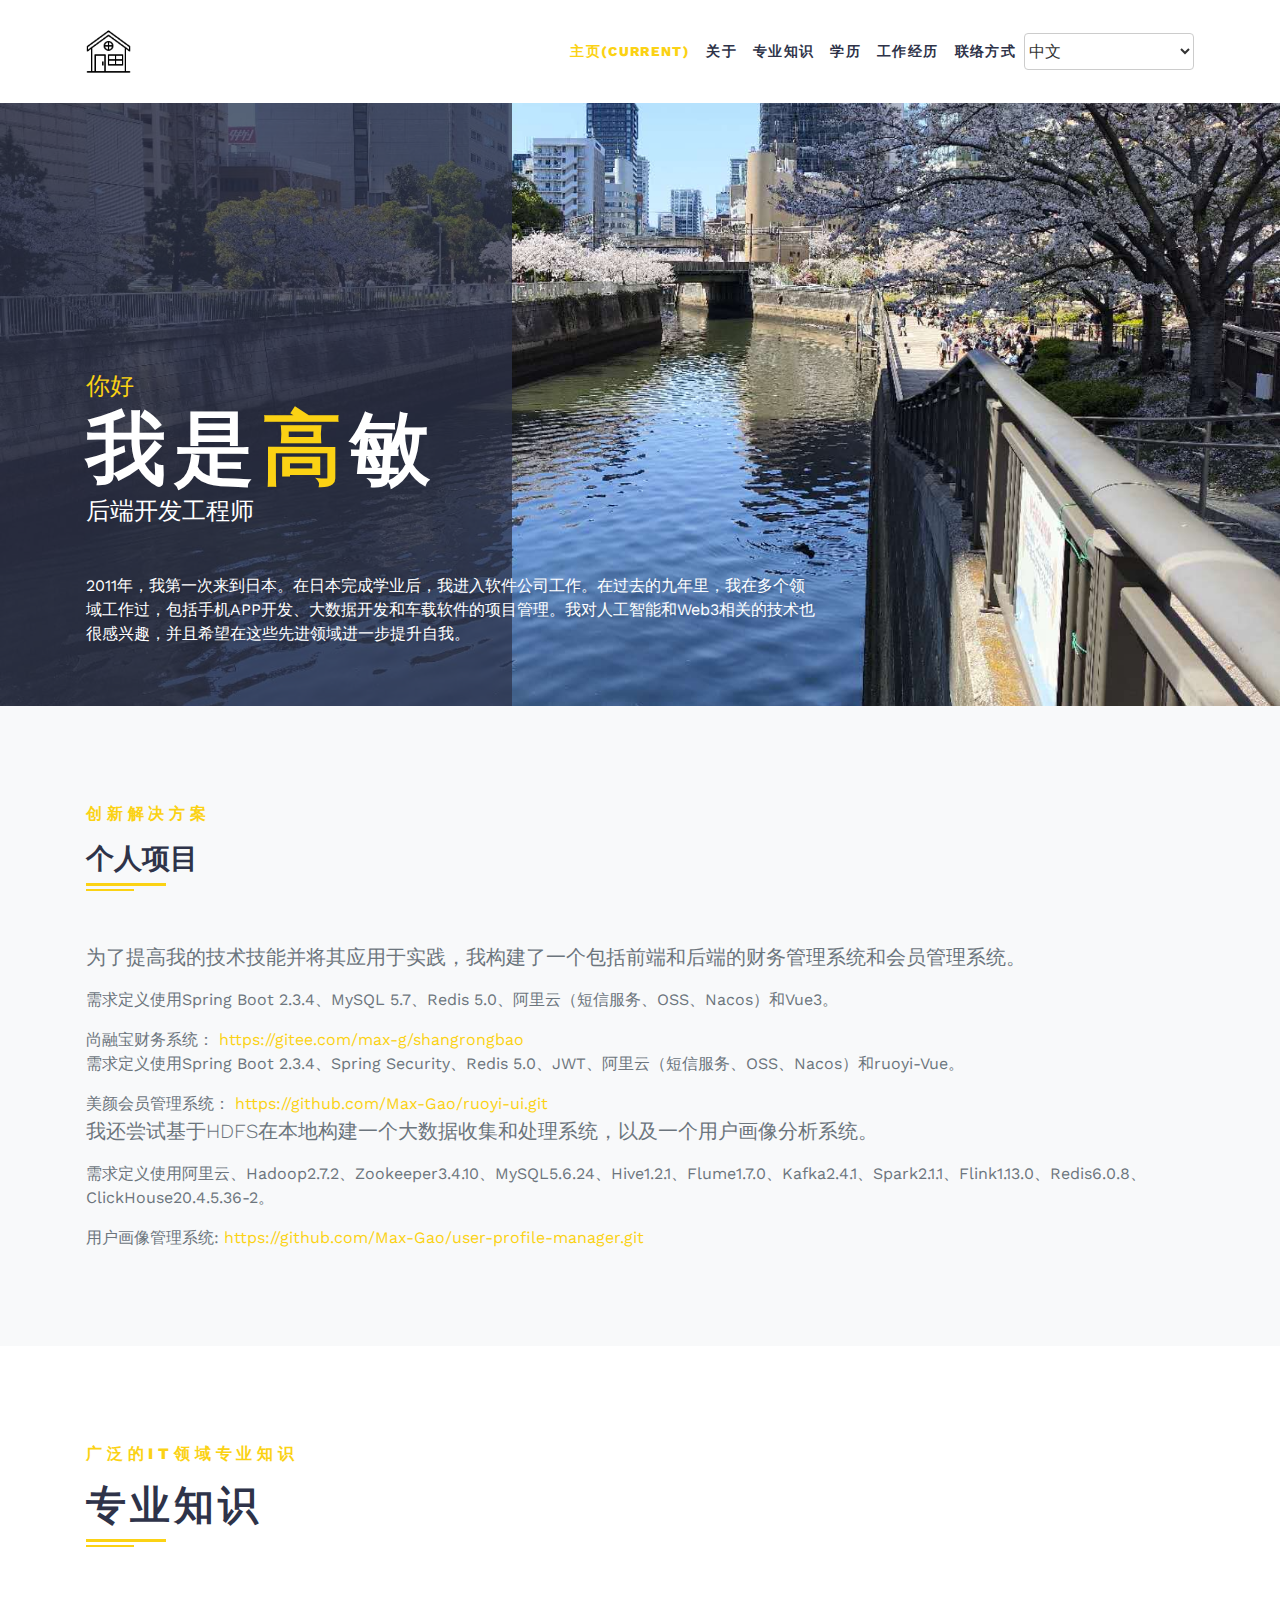
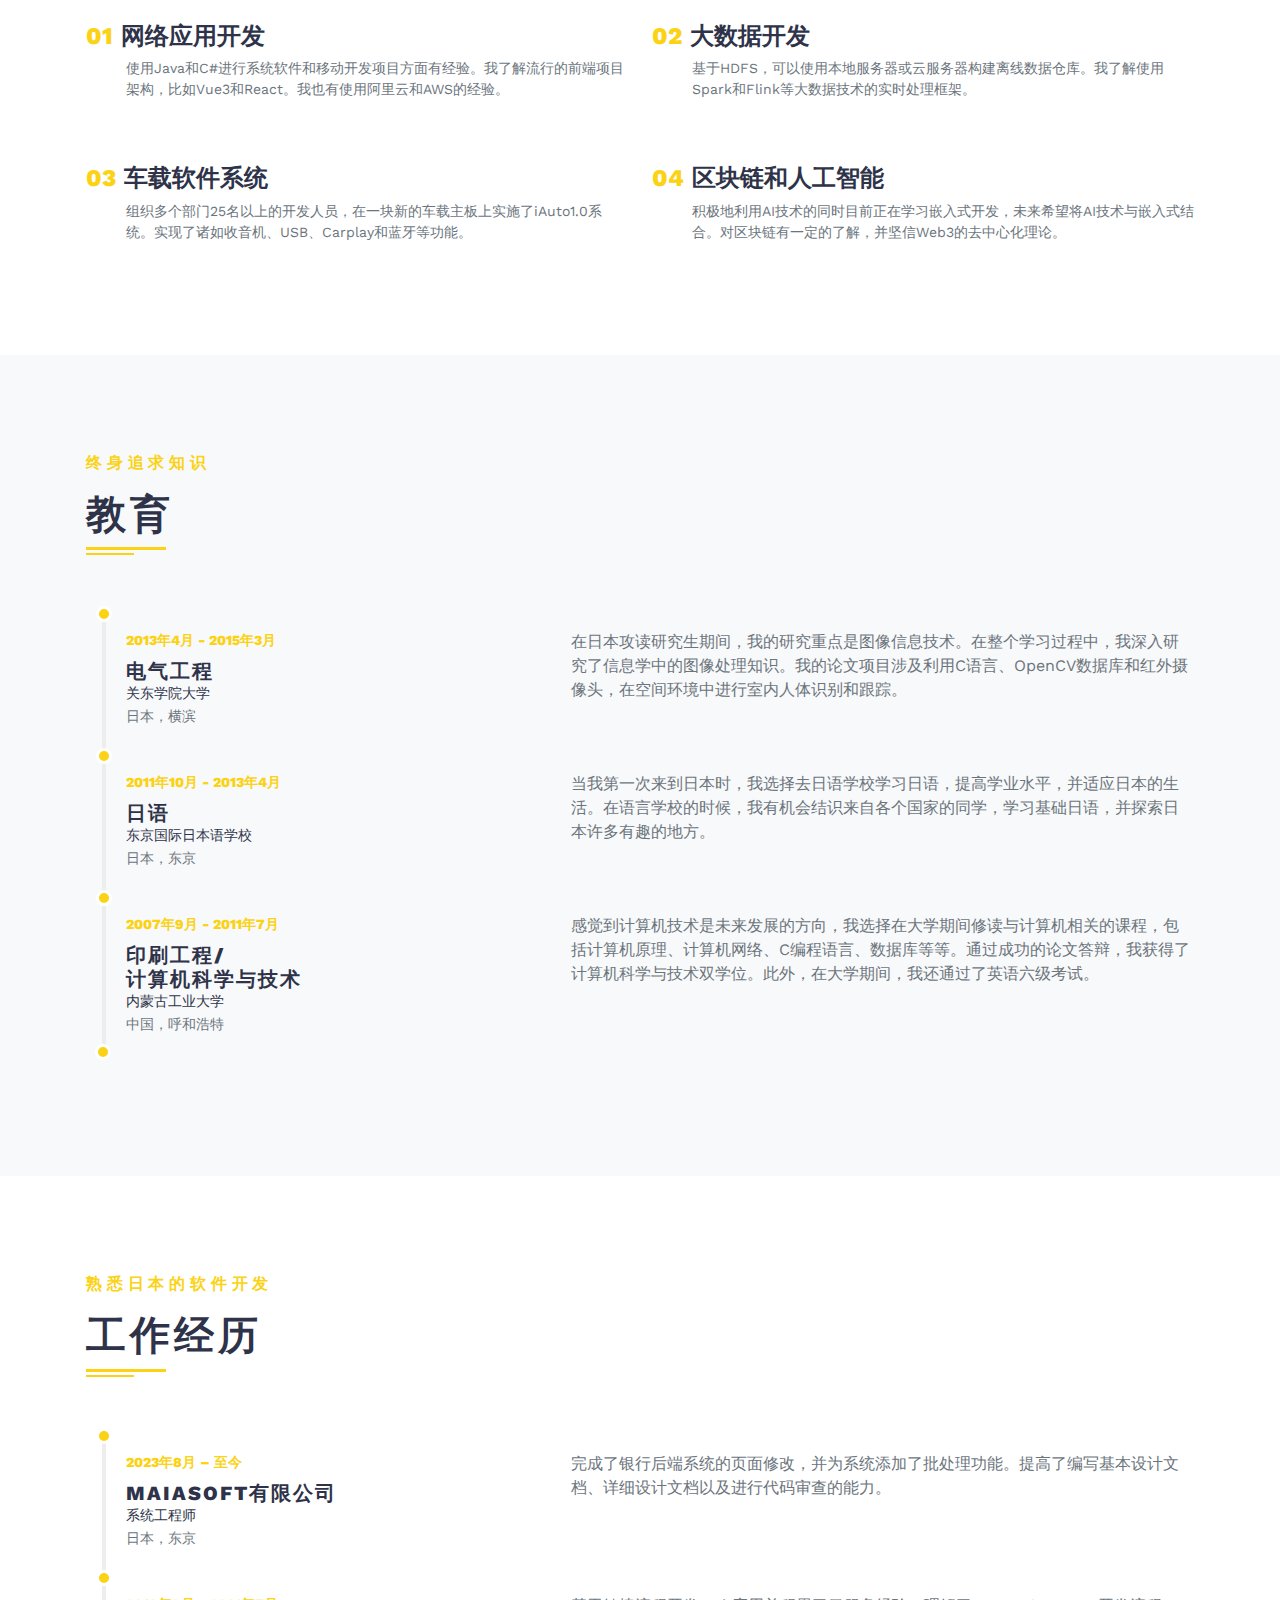
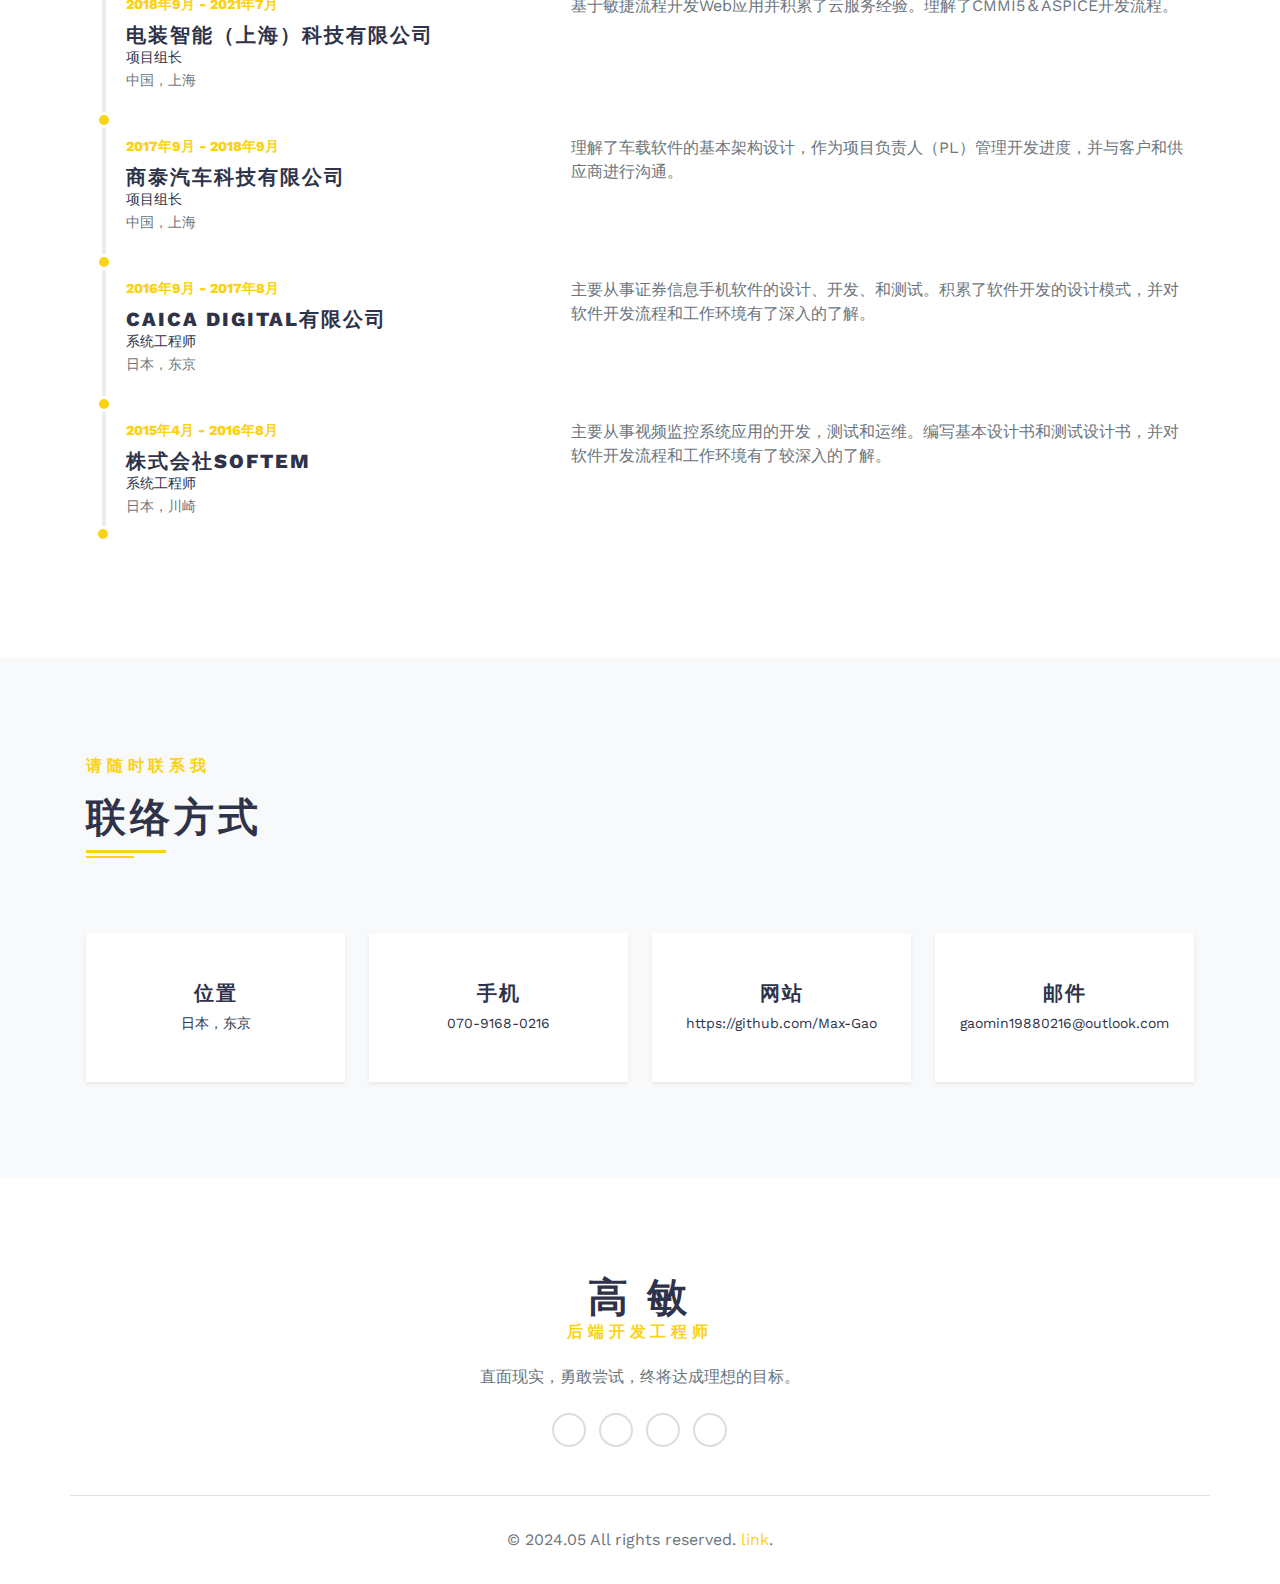
<file: root/zh/index.html>
<!DOCTYPE html>
<html>
  <head>
    <meta charset="utf-8">
    <meta http-equiv="X-UA-Compatible" content="IE=edge">
    <title>个人主页 | 高 敏</title>
    <meta name="description" content="">
    <meta name="viewport" content="width=device-width, initial-scale=1">
    <meta name="robots" content="all,follow">
    <!-- Google fonts-->
    <link rel="stylesheet" href="https://fonts.googleapis.com/css?family=Work+Sans:300,400,800&amp;display=swap">
    <!-- theme stylesheet-->
    <link rel="stylesheet" href="../css/style.default.css" id="theme-stylesheet">
    <!-- Custom stylesheet - for your changes-->
    <link rel="stylesheet" href="../css/custom.css">
    <!-- Favicon-->
    <link rel="shortcut icon" href="../img/favicon.png">
  </head>
  <body class="scrollspy-example" data-bs-spy="scroll" data-bs-target="#navbar" data-bs-offset="0" tabindex="0">
    <!-- navbar-->
    <header class="header">
      <nav class="navbar navbar-light navbar-expand-lg fixed-top" id="navbar">
        <div class="container"><a class="navbar-brand" href="index.html"><img src="../img/logo.svg" alt="" width="45"></a>
          <button class="navbar-toggler navbar-toggler-end" type="button" data-bs-toggle="collapse" data-bs-target="#navbarSupportedContent" aria-controls="navbarSupportedContent" aria-expanded="false" aria-label="Toggle navigation"><i class="fas fa-bars"></i></button>
          <div class="collapse navbar-collapse" id="navbarSupportedContent">
            <ul class="navbar-nav ms-auto">
              <li class="nav-item"><a class="nav-link text-uppercase active" href="#hero">主页<span class="sr-only">(current)</span></a></li>
              <li class="nav-item"><a class="nav-link text-uppercase" href="#about">关于</a></li>
              <li class="nav-item"><a class="nav-link text-uppercase" href="#expertise">专业知识</a></li>
              <li class="nav-item"><a class="nav-link text-uppercase" href="#education">学历</a></li>
              <li class="nav-item"><a class="nav-link text-uppercase" href="#experience">工作经历</a></li>
              <li class="nav-item"><a class="nav-link text-uppercase" href="#contact">联络方式</a></li>
              
              <select id="language-selector">
                <option value="../index.html">语言选择</option>
                <option value="../en/index.html">English</option>
                <option value="../zh/index.html" selected>中文</option>
                <option value="../jp/index.html">日本語</option>
              </select>
                  
            </ul>
          </div>
        </div>
      </nav>
    </header>
    <!-- Hero Section-->
    <section class="hero bg-cover bg-center py-5" id="hero" style="background: url(../img/20240410_in_gotanda.jpg)">
      <div class="container py-5 my-5 z-index-20 position-relative">
        <div class="row py-lg-5 mt-5">
          <div class="col-md-8 text-white img-text-down">
            <h2 class="h4 text-primary fw-normal mb-0">你好</h2>
            <h1 class="text-uppercase text-xl mb-0">我是<span class="text-primary">高</span>敏</h1>
            <h2 class="h4 fw-normal mb-5">后端开发工程师</h2>
            <p class="text-shadow">2011年，我第一次来到日本。在日本完成学业后，我进入软件公司工作。在过去的九年里，我在多个领域工作过，包括手机APP开发、大数据开发和车载软件的项目管理。我对人工智能和Web3相关的技术也很感兴趣，并且希望在这些先进领域进一步提升自我。</p>
          </div>
        </div>
      </div>
    </section>
    <!-- About Section-->
    <section class="py-5 bg-light" id="about">
      <div class="container py-5">
        <header class="mb-5">
          <p class="fw-bold text-primary text-uppercase letter-spacing-3">创新解决方案</p>
          <h2 class="h3 lined">个人项目</h2>
        </header>
        <p class="lead text-muted">为了提高我的技术技能并将其应用于实践，我构建了一个包括前端和后端的财务管理系统和会员管理系统。</p>
        <p class="text-muted"> 需求定义使用Spring Boot 2.3.4、MySQL 5.7、Redis 5.0、阿里云（短信服务、OSS、Nacos）和Vue3。 </p>
        <p class="text-muted mb-0" >尚融宝财务系统： <a href="https://gitee.com/max-g/shangrongbao">https://gitee.com/max-g/shangrongbao</a></p>
        <p class="text-muted"> 需求定义使用Spring Boot 2.3.4、Spring Security、Redis 5.0、JWT、阿里云（短信服务、OSS、Nacos）和ruoyi-Vue。 </p>
        <p class="text-muted mb-0" >美颜会员管理系统： <a href="https://github.com/Max-Gao/ruoyi-ui.git">https://github.com/Max-Gao/ruoyi-ui.git</a></p>
        <p class="lead text-muted">我还尝试基于HDFS在本地构建一个大数据收集和处理系统，以及一个用户画像分析系统。</p>
        <p class="text-muted"> 需求定义使用阿里云、Hadoop2.7.2、Zookeeper3.4.10、MySQL5.6.24、Hive1.2.1、Flume1.7.0、Kafka2.4.1、Spark2.1.1、Flink1.13.0、Redis6.0.8、ClickHouse20.4.5.36-2。</p>
        <p class="text-muted mb-0" >用户画像管理系统: <a href="https://github.com/Max-Gao/user-profile-manager.git">https://github.com/Max-Gao/user-profile-manager.git</a></p> 
      </div>
    </section>
    <!-- Expertise Section        -->
    <section class="py-5" id="expertise">
      <div class="container py-5">
        <header class="mb-5 pb-4">
          <p class="fw-bold text-primary text-uppercase letter-spacing-3">广泛的IT领域专业知识</p>
          <h2 class="text-uppercase lined">专业知识</h2>
        </header>
        <div class="row gy-5">
          <div class="col-md-6">
            <h3 class="h4"><span class="text-primary me-2">01</span>网络应用开发</h3>
            <p class="text-muted text-sm ms-4 ps-3">使用Java和C#进行系统软件和移动开发项目方面有经验。我了解流行的前端项目架构，比如Vue3和React。我也有使用阿里云和AWS的经验。</p>
          </div>
          <div class="col-md-6">
            <h3 class="h4"><span class="text-primary me-2">02</span>大数据开发</h3>
            <p class="text-muted text-sm ms-4 ps-3">基于HDFS，可以使用本地服务器或云服务器构建离线数据仓库。我了解使用Spark和Flink等大数据技术的实时处理框架。</p>
          </div>
          <div class="col-md-6">
            <h3 class="h4"><span class="text-primary me-2">03</span>车载软件系统</h3>
            <p class="text-muted text-sm ms-4 ps-3">组织多个部门25名以上的开发人员，在一块新的车载主板上实施了iAuto1.0系统。实现了诸如收音机、USB、Carplay和蓝牙等功能。</p>
          </div>
          <div class="col-md-6">
            <h3 class="h4"><span class="text-primary me-2">04</span>区块链和人工智能</h3>
            <p class="text-muted text-sm ms-4 ps-3">积极地利用AI技术的同时目前正在学习嵌入式开发，未来希望将AI技术与嵌入式结合。对区块链有一定的了解，并坚信Web3的去中心化理论。</p>
          </div>
        </div>
      </div>
    </section>
    <!-- Education Section-->
    <section class="py-5 bg-light" id="education">
      <div class="container py-5">
        <header class="mb-5 pb-4">
          <p class="fw-bold text-primary text-uppercase letter-spacing-3">终身追求知识</p>
          <h2 class="text-uppercase lined">教育</h2>
        </header>
        <!--  Timeline -->
        <ul class="timeline">
              <!-- Timeline item-->
              <li class="timeline-item ms-3 pb-4">
                <div class="timeline-arrow"></div>
                <div class="row gx-0 gy-4">
                  <div class="col-lg-5">
                    <p class="fw-bold mb-2 text-primary text-sm">2013年4月 - 2015年3月 </p>
                    <h2 class="h5 mb-0 text-uppercase">电气工程</h2>
                    <p class="text-sm mb-0">关东学院大学</p><span class="small text-muted">日本，横滨</span>
                  </div>
                  <div class="col-lg-7">
                    <p class="text-muted">在日本攻读研究生期间，我的研究重点是图像信息技术。在整个学习过程中，我深入研究了信息学中的图像处理知识。我的论文项目涉及利用C语言、OpenCV数据库和红外摄像头，在空间环境中进行室内人体识别和跟踪。</p>
                  </div>
                </div>
              </li>
              <!-- Timeline item-->
              <li class="timeline-item ms-3 pb-4">
                <div class="timeline-arrow"></div>
                <div class="row gx-0 gy-4">
                  <div class="col-lg-5">
                    <p class="fw-bold mb-2 text-primary text-sm">2011年10月 - 2013年4月 </p>
                    <h2 class="h5 mb-0 text-uppercase">日语</h2>
                    <p class="text-sm mb-0">东京国际日本语学校</p><span class="small text-muted">日本，东京</span>
                  </div>
                  <div class="col-lg-7">
                    <p class="text-muted">当我第一次来到日本时，我选择去日语学校学习日语，提高学业水平，并适应日本的生活。在语言学校的时候，我有机会结识来自各个国家的同学，学习基础日语，并探索日本许多有趣的地方。</p>
                  </div>
                </div>
              </li>
              <!-- Timeline item-->
              <li class="timeline-item ms-3 pb-4">
                <div class="timeline-arrow"></div>
                <div class="row gx-0 gy-4">
                  <div class="col-lg-5">
                    <p class="fw-bold mb-2 text-primary text-sm">2007年9月 - 2011年7月 </p>
                    <h2 class="h5 mb-0 text-uppercase">印刷工程/<br>计算机科学与技术</h2>
                    <p class="text-sm mb-0">内蒙古工业大学</p><span class="small text-muted">中国，呼和浩特</span>
                  </div>
                  <div class="col-lg-7">
                    <p class="text-muted">感觉到计算机技术是未来发展的方向，我选择在大学期间修读与计算机相关的课程，包括计算机原理、计算机网络、C编程语言、数据库等等。通过成功的论文答辩，我获得了计算机科学与技术双学位。此外，在大学期间，我还通过了英语六级考试。</p>
                  </div>
                </div>
              </li>
        </ul>
      </div>
    </section>
    <!-- Experience Section        -->
    <section class="py-5" id="experience">
      <div class="container py-5">
        <header class="mb-5 pb-4">
          <p class="fw-bold text-primary text-uppercase letter-spacing-3">熟悉日本的软件开发</p>
          <h2 class="text-uppercase lined">工作经历</h2>
        </header>
        <!--  Timeline -->
        <ul class="timeline">
              <!-- Timeline item-->
              <li class="timeline-item ms-3 pb-4">
                <div class="timeline-arrow"></div>
                <div class="row gx-0 gy-4">
                  <div class="col-lg-5">
                    <p class="fw-bold mb-2 text-primary text-sm">2023年8月 – 至今 </p>
                    <h2 class="h5 mb-0 text-uppercase">MAIASOFT有限公司</h2>
                    <p class="text-sm mb-0">系统工程师</p><span class="small text-muted">日本，东京</span>
                  </div>
                  <div class="col-lg-7">
                    <p class="text-muted">完成了银行后端系统的页面修改，并为系统添加了批处理功能。提高了编写基本设计文档、详细设计文档以及进行代码审查的能力。</p>
                  </div>
                </div>
              </li>
              <!-- Timeline item-->
              <li class="timeline-item ms-3 pb-4">
                <div class="timeline-arrow"></div>
                <div class="row gx-0 gy-4">
                  <div class="col-lg-5">
                    <p class="fw-bold mb-2 text-primary text-sm">2018年9月 - 2021年7月 </p>
                    <h2 class="h5 mb-0 text-uppercase">电装智能（上海）科技有限公司</h2>
                    <p class="text-sm mb-0">项目组长</p><span class="small text-muted">中国，上海</span>
                  </div>
                  <div class="col-lg-7">
                    <p class="text-muted">基于敏捷流程开发Web应用并积累了云服务经验。理解了CMMI5＆ASPICE开发流程。</p>
                  </div>
                </div>
              </li>
              <!-- Timeline item-->
              <li class="timeline-item ms-3 pb-4">
                <div class="timeline-arrow"></div>
                <div class="row gx-0 gy-4">
                  <div class="col-lg-5">
                    <p class="fw-bold mb-2 text-primary text-sm">2017年9月 - 2018年9月 </p>
                    <h2 class="h5 mb-0 text-uppercase">商泰汽车科技有限公司</h2>
                    <p class="text-sm mb-0">项目组长</p><span class="small text-muted">中国，上海</span>
                  </div>
                  <div class="col-lg-7">
                    <p class="text-muted">理解了车载软件的基本架构设计，作为项目负责人（PL）管理开发进度，并与客户和供应商进行沟通。</p>
                  </div>
                </div>
              </li>
              <!-- Timeline item-->
              <li class="timeline-item ms-3 pb-4">
              <div class="timeline-arrow"></div>
              <div class="row gx-0 gy-4">
                <div class="col-lg-5">
                  <p class="fw-bold mb-2 text-primary text-sm">2016年9月 - 2017年8月 </p>
                  <h2 class="h5 mb-0 text-uppercase">CAICA DIGITAL有限公司</h2>
                  <p class="text-sm mb-0">系统工程师</p><span class="small text-muted">日本，东京</span>
                </div>
                <div class="col-lg-7">
                  <p class="text-muted">主要从事证券信息手机软件的设计、开发、和测试。积累了软件开发的设计模式，并对软件开发流程和工作环境有了深入的了解。
                  </p>
                </div>
              </div>
            </li>
            <!-- Timeline item-->
            <li class="timeline-item ms-3 pb-4">
            <div class="timeline-arrow"></div>
            <div class="row gx-0 gy-4">
              <div class="col-lg-5">
                <p class="fw-bold mb-2 text-primary text-sm">2015年4月 - 2016年8月 </p>
                <h2 class="h5 mb-0 text-uppercase">株式会社Softem</h2>
                <p class="text-sm mb-0">系统工程师</p><span class="small text-muted">日本，川崎</span>
              </div>
              <div class="col-lg-7">
                <p class="text-muted">主要从事视频监控系统应用的开发，测试和运维。编写基本设计书和测试设计书，并对软件开发流程和工作环境有了较深入的了解。
                </p>
              </div>
            </div>
          </li>
        </ul>
      </div>
    </section>
    <!-- Education Section        -->
    <section class="bg-light py-5" id="contact">
      <div class="container py-5">
        <header class="mb-5 pb-4">
          <p class="fw-bold text-primary text-uppercase letter-spacing-3">请随时联系我</p>
          <h2 class="text-uppercase lined">联络方式</h2>
        </header>
        <div class="row gy-4">
          <div class="col-lg-3 col-md-6"><a class="px-4 py-5 text-center contact-item shadow-sm reset-anchor d-block" href="#!"><i class="fas fa-map-marker-alt fa-2x mb-4"></i>
              <h4 class="contact-item-title h5 text-uppercase">位置</h4>
              <p class="text-sm mb-0">日本，东京</p></a></div>
          <div class="col-lg-3 col-md-6"><a class="px-4 py-5 text-center contact-item shadow-sm reset-anchor d-block" href="tel:07091680216"><i class="fas fa-map-marker-alt fa-2x mb-4"></i>
              <h4 class="contact-item-title h5 text-uppercase">手机</h4>
              <p class="text-sm mb-0">070-9168-0216</p></a></div>
          <div class="col-lg-3 col-md-6"><a class="px-4 py-5 text-center contact-item shadow-sm reset-anchor d-block" href="https://github.com/Max-Gao"><i class="fas fa-map-marker-alt fa-2x mb-4"></i>
              <h4 class="contact-item-title h5 text-uppercase">网站</h4>
              <p class="text-sm mb-0">https://github.com/Max-Gao</p></a></div>
          <div class="col-lg-3 col-md-6"><a class="px-4 py-5 text-center contact-item shadow-sm reset-anchor d-block"><i class="fas fa-map-marker-alt fa-2x mb-4"></i>
              <h4 class="contact-item-title h5 text-uppercase">邮件</h4>
              <p class="text-sm mb-0">gaomin19880216@outlook.com</p></a></div>
        </div>
      </div>
    </section>
    <!-- Footer-->
    <footer class="pt-5">
      <div class="container text-center py-5">
        <div class="row px-4">
          <div class="col-lg-7 mx-auto">
            <h2 class="text-uppercase mb-0">高 敏 </h2>
            <h6 class="text-primary text-uppercase mb-0 letter-spacing-3">后端开发工程师</h6>
            <p class="text-muted my-4">直面现实，勇敢尝试，终将达成理想的目标。</p>
            <ul class="list-inline mb-0">
              <li class="list-inline-item"><a class="social-link" href="#!"><i class="fab fa-facebook-f"></i></a></li>
              <li class="list-inline-item"><a class="social-link" href="#!"><i class="fab fa-twitter"></i></a></li>
              <li class="list-inline-item"><a class="social-link" href="#!"><i class="fab fa-linkedin-in"></i></a></li>
              <li class="list-inline-item"><a class="social-link" href="#!"><i class="fab fa-instagram"></i></a></li>
            </ul>
          </div>
        </div>
      </div>
      <div class="copyrights px-4">
        <div class="container py-4 border-top text-center">
          <p class="mb-0 text-muted py-2">&copy; 2024.05 All rights reserved. <a target="_blank" href="https://max-gao.github.io/my-website/root/index.html" title="link">link</a>. </p>
        </div>
      </div>
    </footer>
    <!-- JavaScript files-->
    <script src="../vendor/bootstrap/js/bootstrap.bundle.min.js"></script>
    <script src="../js/front.js"></script>
    <!-- FontAwesome CSS - loading as last, so it doesn't block rendering-->
    <link rel="stylesheet" href="https://use.fontawesome.com/releases/v5.7.1/css/all.css" integrity="sha384-fnmOCqbTlWIlj8LyTjo7mOUStjsKC4pOpQbqyi7RrhN7udi9RwhKkMHpvLbHG9Sr" crossorigin="anonymous">
  </body>
</html>
</file>
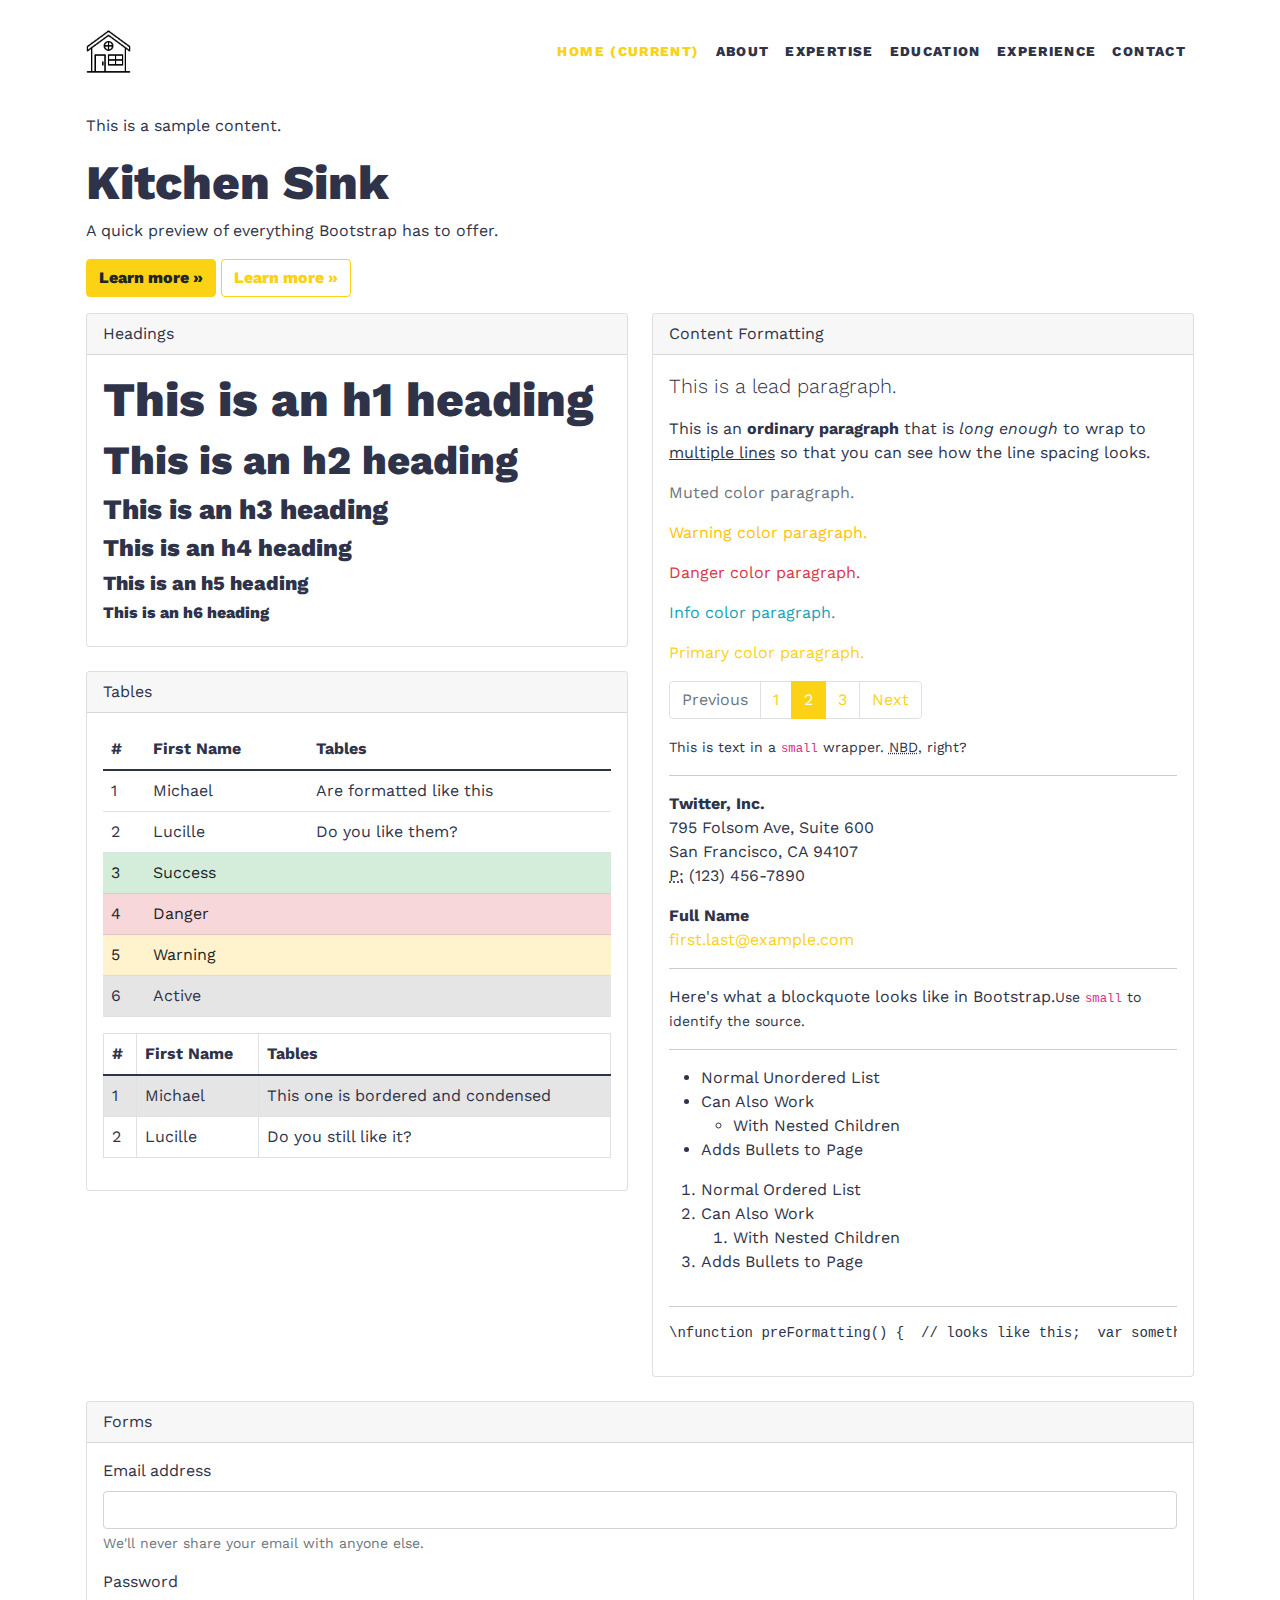
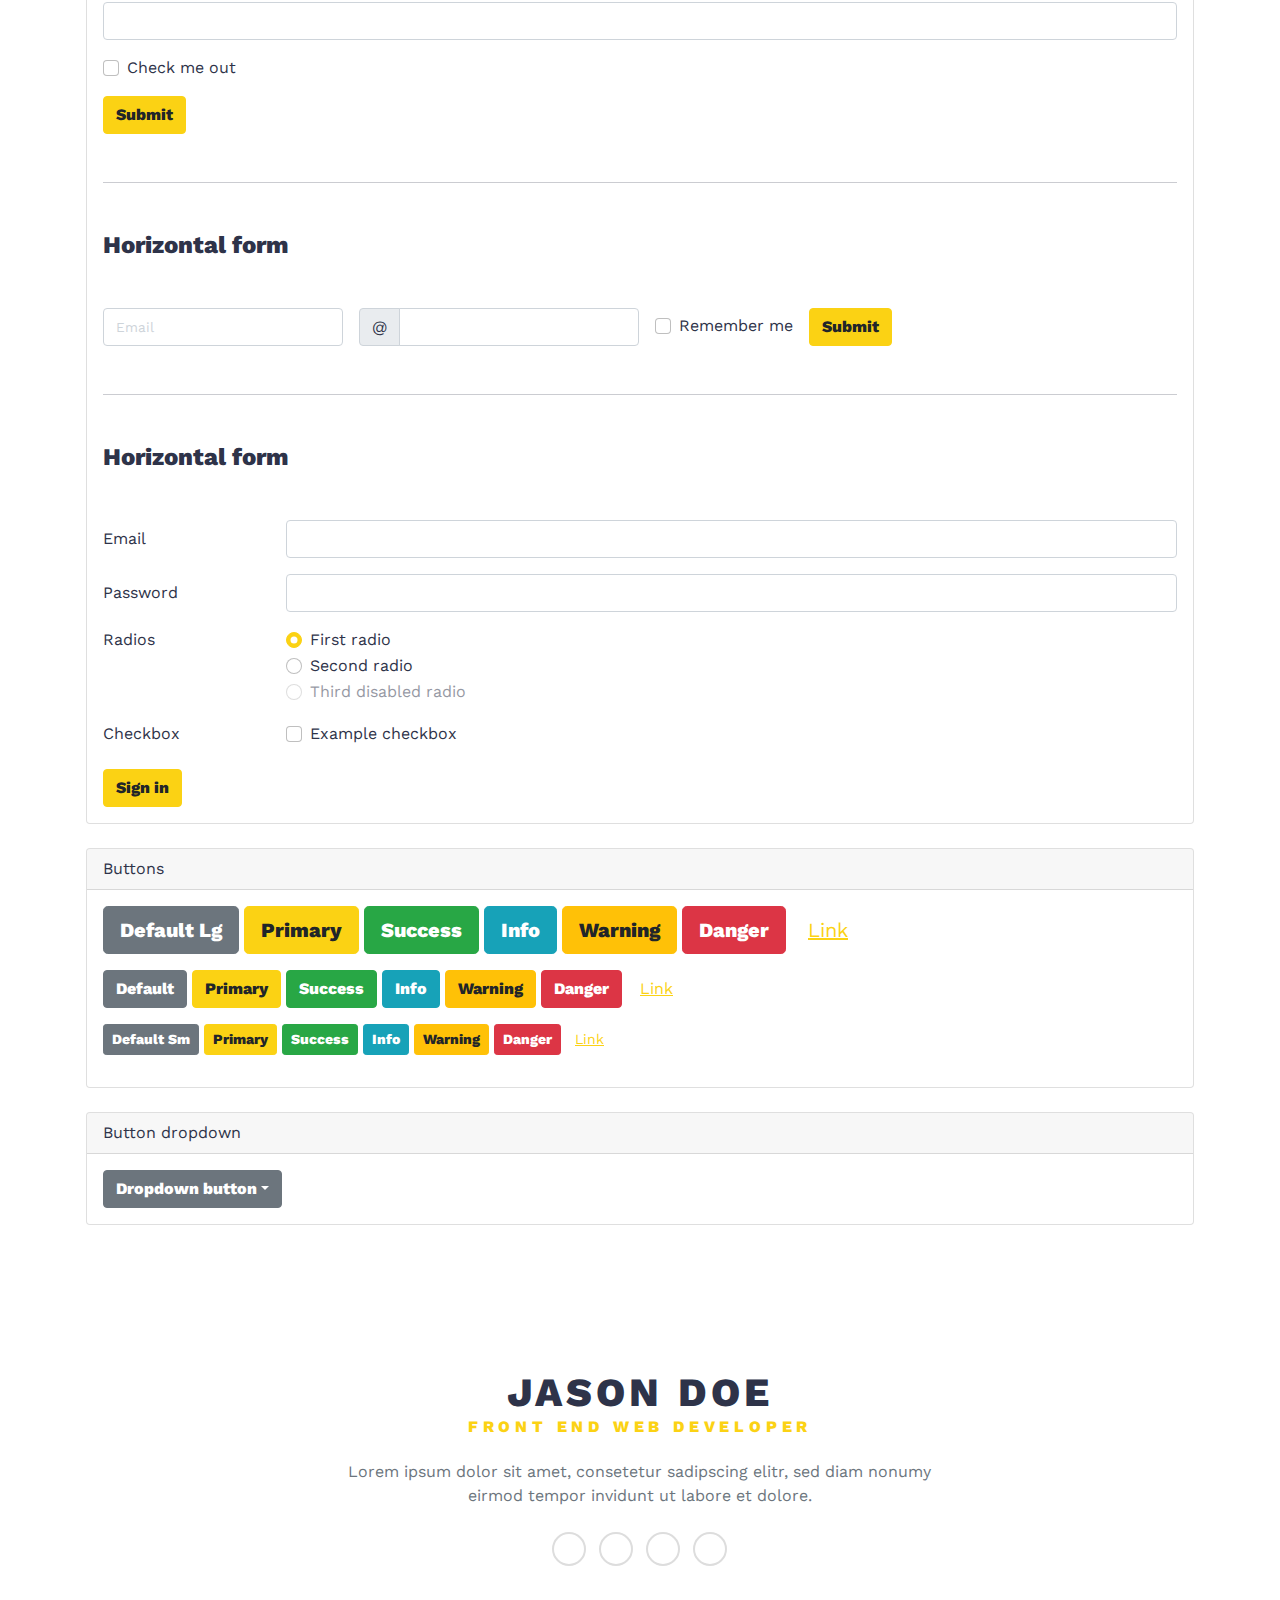
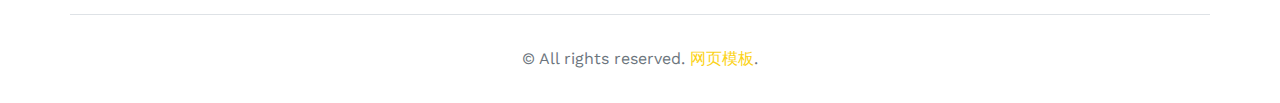
<file: root/test.html>
<!DOCTYPE html>
<html>
  <head>
    <meta charset="utf-8">
    <meta http-equiv="X-UA-Compatible" content="IE=edge">
    <title>Resume | Bootstrap 5 Template</title>
    <meta name="description" content="">
    <meta name="viewport" content="width=device-width, initial-scale=1">
    <meta name="robots" content="all,follow">
    <!-- Google fonts-->
    <link rel="stylesheet" href="https://fonts.googleapis.com/css?family=Work+Sans:300,400,800&amp;display=swap">
    <!-- theme stylesheet-->
    <link rel="stylesheet" href="css/style.default.css" id="theme-stylesheet">
    <!-- Custom stylesheet - for your changes-->
    <link rel="stylesheet" href="css/custom.css">
    <!-- Favicon-->
    <link rel="shortcut icon" href="img/favicon.png">
  </head>
  <body class="scrollspy-example" data-bs-spy="scroll" data-bs-target="#navbar" data-bs-offset="0" tabindex="0">
    <!-- navbar-->
    <header class="header">
      <nav class="navbar navbar-light navbar-expand-lg fixed-top" id="navbar">
        <div class="container"><a class="navbar-brand" href="index.html"><img src="img/logo.svg" alt="" width="45"></a>
          <button class="navbar-toggler navbar-toggler-end" type="button" data-bs-toggle="collapse" data-bs-target="#navbarSupportedContent" aria-controls="navbarSupportedContent" aria-expanded="false" aria-label="Toggle navigation"><i class="fas fa-bars"></i></button>
          <div class="collapse navbar-collapse" id="navbarSupportedContent">
            <ul class="navbar-nav ms-auto">
              <li class="nav-item"><a class="nav-link text-uppercase active" href="#hero">Home <span class="sr-only">(current)</span></a></li>
              <li class="nav-item"><a class="nav-link text-uppercase" href="#about">About</a></li>
              <li class="nav-item"><a class="nav-link text-uppercase" href="#expertise">Expertise</a></li>
              <li class="nav-item"><a class="nav-link text-uppercase" href="#education">Education</a></li>
              <li class="nav-item"><a class="nav-link text-uppercase" href="#experience">Experience</a></li>
              <li class="nav-item"><a class="nav-link text-uppercase" href="#contact">Contact</a></li>
            </ul>
          </div>
        </div>
      </nav>
    </header>
    <div class="container py-5">
      <h1>Bootstrap(ious) 5 Boilerplate</h1>
      <p>This is a sample content.</p>
      <div class="jumbotron">
        <h1>Kitchen Sink</h1>
        <p>A quick preview of everything Bootstrap has to offer.</p>
        <p><a class="btn btn-primary btn-large" href="#!">Learn more »</a> <a class="btn btn-outline-primary btn-large" href="#!">Learn more »</a></p>
      </div>
      <div class="row">
        <div class="col-lg-6">
          <div class="card mb-4" id="headings">
            <div class="card-header">Headings</div>
            <div class="card-body">
              <h1>This is an h1 heading</h1>
              <h2>This is an h2 heading</h2>
              <h3>This is an h3 heading</h3>
              <h4>This is an h4 heading</h4>
              <h5>This is an h5 heading</h5>
              <h6>This is an h6 heading</h6>
            </div>
          </div>
          <div class="card mb-4" id="tables">
            <div class="card-header">Tables</div>
            <div class="card-body">
              <table class="table table-hover">
                <thead>
                  <tr>
                    <th>#</th>
                    <th>First Name</th>
                    <th>Tables</th>
                  </tr>
                </thead>
                <tbody>
                  <tr>
                    <td>1</td>
                    <td>Michael</td>
                    <td>Are formatted like this</td>
                  </tr>
                  <tr>
                    <td>2</td>
                    <td>Lucille</td>
                    <td>Do you like them?</td>
                  </tr>
                  <tr class="table-success">
                    <td>3</td>
                    <td>Success</td>
                    <td></td>
                  </tr>
                  <tr class="table-danger">
                    <td>4</td>
                    <td>Danger</td>
                    <td></td>
                  </tr>
                  <tr class="table-warning">
                    <td>5</td>
                    <td>Warning</td>
                    <td></td>
                  </tr>
                  <tr class="table-active">
                    <td>6</td>
                    <td>Active</td>
                    <td></td>
                  </tr>
                </tbody>
              </table>
              <table class="table table-bordered">
                <thead>
                  <tr>
                    <th>#</th>
                    <th>First Name</th>
                    <th>Tables</th>
                  </tr>
                </thead>
                <tbody>
                  <tr class="table-active">
                    <td>1</td>
                    <td>Michael</td>
                    <td>This one is bordered and condensed</td>
                  </tr>
                  <tr>
                    <td>2</td>
                    <td>Lucille</td>
                    <td>Do you still like it?</td>
                  </tr>
                </tbody>
              </table>
            </div>
          </div>
        </div>
        <div class="col-lg-6">
          <div class="card mb-4" id="content-formatting">
            <div class="card-header">Content Formatting</div>
            <div class="card-body">
              <p class="lead">This is a lead paragraph.</p>
              <p>This is an <b>ordinary paragraph</b> that is <i>long enough</i> to wrap to 
                <u>multiple lines</u> so that you can see how the line spacing looks.
              </p>
              <p class="text-muted">Muted color paragraph.</p>
              <p class="text-warning">Warning color paragraph.</p>
              <p class="text-danger">Danger color paragraph.</p>
              <p class="text-info">Info color paragraph.</p>
              <p class="text-primary">Primary color paragraph.</p>
              <nav aria-label="...">
                <ul class="pagination">
                  <li class="page-item disabled"><span class="page-link">Previous</span></li>
                  <li class="page-item"><a class="page-link" href="#!">1</a></li>
                  <li class="page-item active"><span class="page-link">2<span class="visually-hidden">(current)</span></span></li>
                  <li class="page-item"><a class="page-link" href="#!">3</a></li>
                  <li class="page-item"><a class="page-link" href="#!">Next</a></li>
                </ul>
              </nav>
              <p><small>This is text in a <code>small</code> wrapper. <abbr title="No Big Deal">NBD</abbr>, right?</small></p>
              <hr>
              <address><strong>Twitter, Inc.</strong><br> 795 Folsom Ave, Suite 600<br> San Francisco, CA 94107<br><abbr title="Phone">P:</abbr> (123) 456-7890</address>
              <address class="col-6"><strong>Full Name</strong><br><a href="mailto:#">first.last@example.com</a></address>
              <hr>
              <blockquote>Here's what a blockquote looks like in Bootstrap.<small>Use <code>small</code> to identify the source.</small></blockquote>
              <hr>
              <div class="row">
                <div class="col-xs-6">
                  <ul>
                    <li>Normal Unordered List</li>
                    <li>Can Also Work
                      <ul>
                        <li>With Nested Children</li>
                      </ul>
                    </li>
                    <li>Adds Bullets to Page</li>
                  </ul>
                </div>
                <div class="col-xs-6">
                  <ol>
                    <li>Normal Ordered List</li>
                    <li>Can Also Work
                      <ol>
                        <li>With Nested Children</li>
                      </ol>
                    </li>
                    <li>Adds Bullets to Page</li>
                  </ol>
                </div>
              </div>
              <hr>
              <pre>\nfunction preFormatting() {  // looks like this;  var something = somethingElse;  return true;}                        </pre>
            </div>
          </div>
        </div>
      </div>
      <div class="card mb-4" id="forms">
        <div class="card-header">Forms</div>
        <div class="card-body">
          <form>
            <div class="mb-3">
              <label class="form-label" for="exampleInputEmail1">Email address</label>
              <input class="form-control" id="exampleInputEmail1" type="email" aria-describedby="emailHelp">
              <div class="form-text" id="emailHelp">We'll never share your email with anyone else.</div>
            </div>
            <div class="mb-3">
              <label class="form-label" for="exampleInputPassword1">Password</label>
              <input class="form-control" id="exampleInputPassword1" type="password">
            </div>
            <div class="mb-3 form-check">
              <input class="form-check-input" id="exampleCheck1" type="checkbox">
              <label class="form-check-label" for="exampleCheck1">Check me out</label>
            </div>
            <button class="btn btn-primary" type="submit">Submit</button>
          </form>
          <hr class="my-5">
          <h4 class="mb-5">Horizontal form</h4>
          <form class="row row-cols-lg-auto g-3 align-items-center">
            <div class="col-12">
              <input class="form-control" type="text" placeholder="Email">
              <label class="visually-hidden" for="inlineFormInputGroupUsername2">Username</label>
            </div>
            <div class="col-12">
              <div class="input-group"><span class="input-group-text">@</span>
                <input class="form-control" id="inlineFormInputGroupUsername2" type="text">
              </div>
            </div>
            <div class="col-12">
              <div class="form-check">
                <input class="form-check-input" id="inlineFormCheck" type="checkbox">
                <label class="form-check-label" for="inlineFormCheck">Remember me</label>
              </div>
            </div>
            <div class="col-12">
              <button class="btn btn-primary" type="submit">Submit</button>
            </div>
          </form>
          <hr class="my-5">
          <h4 class="mb-5">Horizontal form</h4>
          <form>
            <div class="row mb-3">
              <label class="col-sm-2 col-form-label" for="inputEmail3">Email</label>
              <div class="col-sm-10">
                <input class="form-control" id="inputEmail3" type="email">
              </div>
            </div>
            <div class="row mb-3">
              <label class="col-sm-2 col-form-label" for="inputPassword3">Password</label>
              <div class="col-sm-10">
                <input class="form-control" id="inputPassword3" type="password">
              </div>
            </div>
            <fieldset>
              <div class="row mb-3">
                <legend class="col-form-label col-sm-2 pt-0">Radios</legend>
                <div class="col-sm-10">
                  <div class="form-check">
                    <input class="form-check-input" id="gridRadios1" type="radio" name="gridRadios" value="option1" checked>
                    <label class="form-check-label" for="gridRadios1">
                      First radio
                      
                    </label>
                  </div>
                  <div class="form-check">
                    <input class="form-check-input" id="gridRadios2" type="radio" name="gridRadios" value="option2">
                    <label class="form-check-label" for="gridRadios2">
                      Second radio
                      
                    </label>
                  </div>
                  <div class="form-check disabled">
                    <input class="form-check-input" id="gridRadios3" type="radio" name="gridRadios" value="option3" disabled>
                    <label class="form-check-label" for="gridRadios3">
                      Third disabled radio
                      
                    </label>
                  </div>
                </div>
              </div>
            </fieldset>
            <div class="row mb-3">
              <div class="col-form-label col-sm-2 pt-0">Checkbox</div>
              <div class="col-sm-10">
                <div class="form-check">
                  <input class="form-check-input" id="gridCheck1" type="checkbox">
                  <label class="form-check-label" for="gridCheck1">
                    Example checkbox
                    
                  </label>
                </div>
              </div>
            </div>
            <button class="btn btn-primary" type="submit">Sign in</button>
          </form>
        </div>
      </div>
      <div class="card mb-4" id="buttons">
        <div class="card-header">Buttons</div>
        <div class="card-body">
          <p>
            <button class="btn btn-lg btn-secondary" type="button">Default Lg</button>
            <button class="btn btn-lg btn-primary" type="button">Primary</button>
            <button class="btn btn-lg btn-success" type="button">Success</button>
            <button class="btn btn-lg btn-info" type="button">Info</button>
            <button class="btn btn-lg btn-warning" type="button">Warning</button>
            <button class="btn btn-lg btn-danger" type="button">Danger</button>
            <button class="btn btn-lg btn-link" type="button">Link</button>
          </p>
          <p>
            <button class="btn btn-secondary" type="button">Default </button>
            <button class="btn btn-primary" type="button">Primary</button>
            <button class="btn btn-success" type="button">Success</button>
            <button class="btn btn-info" type="button">Info</button>
            <button class="btn btn-warning" type="button">Warning</button>
            <button class="btn btn-danger" type="button">Danger</button>
            <button class="btn btn-link" type="button">Link</button>
          </p>
          <p>
            <button class="btn btn-sm btn-secondary" type="button">Default Sm</button>
            <button class="btn btn-sm btn-primary" type="button">Primary</button>
            <button class="btn btn-sm btn-success" type="button">Success</button>
            <button class="btn btn-sm btn-info" type="button">Info</button>
            <button class="btn btn-sm btn-warning" type="button">Warning</button>
            <button class="btn btn-sm btn-danger" type="button">Danger</button>
            <button class="btn btn-sm btn-link" type="button">Link</button>
          </p>
        </div>
      </div>
      <div class="card">
        <div class="card-header">Button dropdown</div>
        <div class="card-body">
          <div class="dropdown">
            <button class="btn btn-secondary dropdown-toggle" id="dropdownMenuButton" type="button" data-bs-toggle="dropdown" aria-haspopup="true" aria-expanded="false">Dropdown button</button>
            <div class="dropdown-menu" aria-labelledby="dropdownMenuButton"><a class="dropdown-item" href="#!">Action</a><a class="dropdown-item" href="#!">Another action</a><a class="dropdown-item" href="#!">Something else here</a></div>
          </div>
        </div>
      </div>
    </div>
    <!-- Footer-->
    <footer class="pt-5">
      <div class="container text-center py-5">
        <div class="row px-4">
          <div class="col-lg-7 mx-auto">
            <h2 class="text-uppercase mb-0">Jason Doe </h2>
            <h6 class="text-primary text-uppercase mb-0 letter-spacing-3">Front End Web Developer</h6>
            <p class="text-muted my-4">Lorem ipsum dolor sit amet, consetetur sadipscing elitr, sed diam nonumy eirmod tempor invidunt ut labore et dolore.</p>
            <ul class="list-inline mb-0">
              <li class="list-inline-item"><a class="social-link" href="#!"><i class="fab fa-facebook-f"></i></a></li>
              <li class="list-inline-item"><a class="social-link" href="#!"><i class="fab fa-twitter"></i></a></li>
              <li class="list-inline-item"><a class="social-link" href="#!"><i class="fab fa-linkedin-in"></i></a></li>
              <li class="list-inline-item"><a class="social-link" href="#!"><i class="fab fa-instagram"></i></a></li>
            </ul>
          </div>
        </div>
      </div>
      <div class="copyrights px-4">
        <div class="container py-4 border-top text-center">
          <p class="mb-0 text-muted py-2">&copy; All rights reserved. <a target="_blank" href="http://www.mobanwang.com/" title="网页模板">网页模板</a>. </p>
        </div>
      </div>
    </footer>
    <!-- JavaScript files-->
    <script src="vendor/bootstrap/js/bootstrap.bundle.min.js"></script>
    <script src="js/front.js"></script>
    <!-- FontAwesome CSS - loading as last, so it doesn't block rendering-->
    <link rel="stylesheet" href="https://use.fontawesome.com/releases/v5.7.1/css/all.css" integrity="sha384-fnmOCqbTlWIlj8LyTjo7mOUStjsKC4pOpQbqyi7RrhN7udi9RwhKkMHpvLbHG9Sr" crossorigin="anonymous">
  </body>
</html>
</file>
<file: root/css/custom.css>
/* your styles go here */
/* 针对select元素 */
#language-selector {
  text-align: left;
  text-align-last: left; /* For most browsers */
  width: 170px; /* 固定宽度 */
  overflow: hidden; /* 隐藏溢出的内容 */
  font-size: 16px; /* 字体大小 */
  border: 1px solid #ccc; /* 边框 */
  border-radius: 4px; /*圆角边框*/
  background-color: #fff; /* 背景色 */
  color: #333; /* 字体颜色 */
}

/* 针对select元素的焦点样式 */
#language-selector:focus {
  border-color: #007bff; /* 焦点时的边框颜色 */
  outline: none; /* 移除默认的焦点样式 */
  box-shadow: 0 0 5px rgba(0, 123, 255, 0.5); /* 焦点时的阴影效果 */
}

/* 针对select元素内的option元素 */
#language-selector option {
  text-align: left;
  font-size: 16px; /* 设置字体大小 */
  padding: 5px; /* 设置内边距 */
}

/* 语言选择器的额外样式 */
.language-selector {
  margin-top: 20px; /* 上边距 */
  margin-bottom: 20px; /* 下边距 */
}
</file>
<file: root/css/style.default.css>
/*
=========================================
=========================================

   Resume | Bootstrap 5 Template

=========================================
========================================= */
/*!
 * Bootstrap v5.1.3 (https://getbootstrap.com/)
 * Copyright 2011-2021 The Bootstrap Authors
 * Copyright 2011-2021 Twitter, Inc.
 * Licensed under MIT (https://github.com/twbs/bootstrap/blob/main/LICENSE)
 */
:root {
  --bs-blue: #0d6efd;
  --bs-indigo: #6610f2;
  --bs-purple: #6f42c1;
  --bs-pink: #d63384;
  --bs-red: #dc3545;
  --bs-orange: #fd7e14;
  --bs-yellow: #ffc107;
  --bs-green: #28a745;
  --bs-teal: #20c997;
  --bs-cyan: #17a2b8;
  --bs-white: #fff;
  --bs-gray: #6c757d;
  --bs-gray-dark: #343a40;
  --bs-gray-100: #f8f9fa;
  --bs-gray-200: #e9ecef;
  --bs-gray-300: #dee2e6;
  --bs-gray-400: #ced4da;
  --bs-gray-500: #adb5bd;
  --bs-gray-600: #6c757d;
  --bs-gray-700: #495057;
  --bs-gray-800: #343a40;
  --bs-gray-900: #212529;
  --bs-primary: #fbd214;
  --bs-secondary: #6c757d;
  --bs-success: #28a745;
  --bs-info: #17a2b8;
  --bs-warning: #ffc107;
  --bs-danger: #dc3545;
  --bs-light: #f8f9fa;
  --bs-dark: #343a40;
  --bs-primary-rgb: 251, 210, 20;
  --bs-secondary-rgb: 108, 117, 125;
  --bs-success-rgb: 40, 167, 69;
  --bs-info-rgb: 23, 162, 184;
  --bs-warning-rgb: 255, 193, 7;
  --bs-danger-rgb: 220, 53, 69;
  --bs-light-rgb: 248, 249, 250;
  --bs-dark-rgb: 52, 58, 64;
  --bs-white-rgb: 255, 255, 255;
  --bs-black-rgb: 0, 0, 0;
  --bs-body-color-rgb: 46, 51, 73;
  --bs-body-bg-rgb: 255, 255, 255;
  --bs-font-sans-serif: "Work Sans", sans-serif;
  --bs-font-monospace: SFMono-Regular, Menlo, Monaco, Consolas, "Liberation Mono", "Courier New", monospace;
  --bs-gradient: linear-gradient(180deg, rgba(255, 255, 255, 0.15), rgba(255, 255, 255, 0));
  --bs-body-font-family: var(--bs-font-sans-serif);
  --bs-body-font-size: 1rem;
  --bs-body-font-weight: 400;
  --bs-body-line-height: 1.5;
  --bs-body-color: #2e3349;
  --bs-body-bg: #fff;
}

*,
*::before,
*::after {
  box-sizing: border-box;
}

@media (prefers-reduced-motion: no-preference) {
  :root {
    scroll-behavior: smooth;
  }
}

body {
  margin: 0;
  font-family: var(--bs-body-font-family);
  font-size: var(--bs-body-font-size);
  font-weight: var(--bs-body-font-weight);
  line-height: var(--bs-body-line-height);
  color: var(--bs-body-color);
  text-align: var(--bs-body-text-align);
  background-color: var(--bs-body-bg);
  -webkit-text-size-adjust: 100%;
  -webkit-tap-highlight-color: rgba(0, 0, 0, 0);
}

hr {
  margin: 1rem 0;
  color: inherit;
  background-color: currentColor;
  border: 0;
  opacity: 0.25;
}

hr:not([size]) {
  height: 1px;
}

h1, .h1, h2, .h2, h3, .h3, h4, .h4, h5, .h5, h6, .h6 {
  margin-top: 0;
  margin-bottom: 0.5rem;
  font-weight: 800;
  line-height: 1.2;
}

h1, .h1 {
  font-size: calc(1.425rem + 2.1vw);
}

@media (min-width: 1200px) {
  h1, .h1 {
    font-size: 3rem;
  }
}

h2, .h2 {
  font-size: calc(1.375rem + 1.5vw);
}

@media (min-width: 1200px) {
  h2, .h2 {
    font-size: 2.5rem;
  }
}

h3, .h3 {
  font-size: calc(1.3rem + 0.6vw);
}

@media (min-width: 1200px) {
  h3, .h3 {
    font-size: 1.75rem;
  }
}

h4, .h4 {
  font-size: calc(1.275rem + 0.3vw);
}

@media (min-width: 1200px) {
  h4, .h4 {
    font-size: 1.5rem;
  }
}

h5, .h5 {
  font-size: 1.25rem;
}

h6, .h6 {
  font-size: 1rem;
}

p {
  margin-top: 0;
  margin-bottom: 1rem;
}

abbr[title],
abbr[data-bs-original-title] {
  -webkit-text-decoration: underline dotted;
  text-decoration: underline dotted;
  cursor: help;
  -webkit-text-decoration-skip-ink: none;
  text-decoration-skip-ink: none;
}

address {
  margin-bottom: 1rem;
  font-style: normal;
  line-height: inherit;
}

ol,
ul {
  padding-left: 2rem;
}

ol,
ul,
dl {
  margin-top: 0;
  margin-bottom: 1rem;
}

ol ol,
ul ul,
ol ul,
ul ol {
  margin-bottom: 0;
}

dt {
  font-weight: 800;
}

dd {
  margin-bottom: .5rem;
  margin-left: 0;
}

blockquote {
  margin: 0 0 1rem;
}

b,
strong {
  font-weight: bolder;
}

small, .small {
  font-size: 0.875em;
}

mark, .mark {
  padding: 0.2em;
  background-color: #fcf8e3;
}

sub,
sup {
  position: relative;
  font-size: 0.75em;
  line-height: 0;
  vertical-align: baseline;
}

sub {
  bottom: -.25em;
}

sup {
  top: -.5em;
}

a {
  color: #fbd214;
  text-decoration: underline;
}

a:hover {
  color: #bf9e03;
}

a:not([href]):not([class]), a:not([href]):not([class]):hover {
  color: inherit;
  text-decoration: none;
}

pre,
code,
kbd,
samp {
  font-family: var(--bs-font-monospace);
  font-size: 1em;
  direction: ltr /* rtl:ignore */;
  unicode-bidi: bidi-override;
}

pre {
  display: block;
  margin-top: 0;
  margin-bottom: 1rem;
  overflow: auto;
  font-size: 0.875em;
}

pre code {
  font-size: inherit;
  color: inherit;
  word-break: normal;
}

code {
  font-size: 0.875em;
  color: #d63384;
  word-wrap: break-word;
}

a > code {
  color: inherit;
}

kbd {
  padding: 0.2rem 0.4rem;
  font-size: 0.875em;
  color: #fff;
  background-color: #212529;
  border-radius: 0.2rem;
}

kbd kbd {
  padding: 0;
  font-size: 1em;
  font-weight: 800;
}

figure {
  margin: 0 0 1rem;
}

img,
svg {
  vertical-align: middle;
}

table {
  caption-side: bottom;
  border-collapse: collapse;
}

caption {
  padding-top: 0.5rem;
  padding-bottom: 0.5rem;
  color: #6c757d;
  text-align: left;
}

th {
  text-align: inherit;
  text-align: -webkit-match-parent;
}

thead,
tbody,
tfoot,
tr,
td,
th {
  border-color: inherit;
  border-style: solid;
  border-width: 0;
}

label {
  display: inline-block;
}

button {
  border-radius: 0;
}

button:focus:not(:focus-visible) {
  outline: 0;
}

input,
button,
select,
optgroup,
textarea {
  margin: 0;
  font-family: inherit;
  font-size: inherit;
  line-height: inherit;
}

button,
select {
  text-transform: none;
}

[role="button"] {
  cursor: pointer;
}

select {
  word-wrap: normal;
}

select:disabled {
  opacity: 1;
}

[list]::-webkit-calendar-picker-indicator {
  display: none;
}

button,
[type="button"],
[type="reset"],
[type="submit"] {
  -webkit-appearance: button;
}

button:not(:disabled),
[type="button"]:not(:disabled),
[type="reset"]:not(:disabled),
[type="submit"]:not(:disabled) {
  cursor: pointer;
}

::-moz-focus-inner {
  padding: 0;
  border-style: none;
}

textarea {
  resize: vertical;
}

fieldset {
  min-width: 0;
  padding: 0;
  margin: 0;
  border: 0;
}

legend {
  float: left;
  width: 100%;
  padding: 0;
  margin-bottom: 0.5rem;
  font-size: calc(1.275rem + 0.3vw);
  line-height: inherit;
}

@media (min-width: 1200px) {
  legend {
    font-size: 1.5rem;
  }
}

legend + * {
  clear: left;
}

::-webkit-datetime-edit-fields-wrapper,
::-webkit-datetime-edit-text,
::-webkit-datetime-edit-minute,
::-webkit-datetime-edit-hour-field,
::-webkit-datetime-edit-day-field,
::-webkit-datetime-edit-month-field,
::-webkit-datetime-edit-year-field {
  padding: 0;
}

::-webkit-inner-spin-button {
  height: auto;
}

[type="search"] {
  outline-offset: -2px;
  -webkit-appearance: textfield;
}

/* rtl:raw:
[type="tel"],
[type="url"],
[type="email"],
[type="number"] {
  direction: ltr;
}
*/
::-webkit-search-decoration {
  -webkit-appearance: none;
}

::-webkit-color-swatch-wrapper {
  padding: 0;
}

::-webkit-file-upload-button {
  font: inherit;
}

::file-selector-button {
  font: inherit;
}

::-webkit-file-upload-button {
  font: inherit;
  -webkit-appearance: button;
}

output {
  display: inline-block;
}

iframe {
  border: 0;
}

summary {
  display: list-item;
  cursor: pointer;
}

progress {
  vertical-align: baseline;
}

[hidden] {
  display: none !important;
}

.lead {
  font-size: 1.25rem;
  font-weight: 300;
}

.display-1 {
  font-size: calc(1.625rem + 4.5vw);
  font-weight: 300;
  line-height: 1.2;
}

@media (min-width: 1200px) {
  .display-1 {
    font-size: 5rem;
  }
}

.display-2 {
  font-size: calc(1.575rem + 3.9vw);
  font-weight: 300;
  line-height: 1.2;
}

@media (min-width: 1200px) {
  .display-2 {
    font-size: 4.5rem;
  }
}

.display-3 {
  font-size: calc(1.525rem + 3.3vw);
  font-weight: 300;
  line-height: 1.2;
}

@media (min-width: 1200px) {
  .display-3 {
    font-size: 4rem;
  }
}

.display-4 {
  font-size: calc(1.475rem + 2.7vw);
  font-weight: 300;
  line-height: 1.2;
}

@media (min-width: 1200px) {
  .display-4 {
    font-size: 3.5rem;
  }
}

.display-5 {
  font-size: calc(1.425rem + 2.1vw);
  font-weight: 300;
  line-height: 1.2;
}

@media (min-width: 1200px) {
  .display-5 {
    font-size: 3rem;
  }
}

.display-6 {
  font-size: calc(1.375rem + 1.5vw);
  font-weight: 300;
  line-height: 1.2;
}

@media (min-width: 1200px) {
  .display-6 {
    font-size: 2.5rem;
  }
}

.list-unstyled {
  padding-left: 0;
  list-style: none;
}

.list-inline {
  padding-left: 0;
  list-style: none;
}

.list-inline-item {
  display: inline-block;
}

.list-inline-item:not(:last-child) {
  margin-right: 0.5rem;
}

.initialism {
  font-size: 0.875em;
  text-transform: uppercase;
}

.blockquote {
  margin-bottom: 1rem;
  font-size: 1.25rem;
}

.blockquote > :last-child {
  margin-bottom: 0;
}

.blockquote-footer {
  margin-top: -1rem;
  margin-bottom: 1rem;
  font-size: 0.875em;
  color: #6c757d;
}

.blockquote-footer::before {
  content: "\2014\00A0";
}

.img-fluid {
  max-width: 100%;
  height: auto;
}

.img-thumbnail {
  padding: 0.25rem;
  background-color: #fff;
  border: 1px solid #dee2e6;
  border-radius: 0.25rem;
  max-width: 100%;
  height: auto;
}

.figure {
  display: inline-block;
}

.figure-img {
  margin-bottom: 0.5rem;
  line-height: 1;
}

.figure-caption {
  font-size: 0.875em;
  color: #6c757d;
}

.container,
.container-fluid,
.container-sm,
.container-md,
.container-lg,
.container-xl,
.container-xxl {
  width: 100%;
  padding-right: var(--bs-gutter-x, 1rem);
  padding-left: var(--bs-gutter-x, 1rem);
  margin-right: auto;
  margin-left: auto;
}

@media (min-width: 576px) {
  .container, .container-sm {
    max-width: 540px;
  }
}

@media (min-width: 768px) {
  .container, .container-sm, .container-md {
    max-width: 720px;
  }
}

@media (min-width: 992px) {
  .container, .container-sm, .container-md, .container-lg {
    max-width: 960px;
  }
}

@media (min-width: 1200px) {
  .container, .container-sm, .container-md, .container-lg, .container-xl {
    max-width: 1140px;
  }
}

@media (min-width: 1400px) {
  .container, .container-sm, .container-md, .container-lg, .container-xl, .container-xxl {
    max-width: 1320px;
  }
}

.row {
  --bs-gutter-x: 1.5rem;
  --bs-gutter-y: 0;
  display: flex;
  flex-wrap: wrap;
  margin-top: calc(-1 * var(--bs-gutter-y));
  margin-right: calc(-.5 * var(--bs-gutter-x));
  margin-left: calc(-.5 * var(--bs-gutter-x));
}

.row > * {
  flex-shrink: 0;
  width: 100%;
  max-width: 100%;
  padding-right: calc(var(--bs-gutter-x) * .5);
  padding-left: calc(var(--bs-gutter-x) * .5);
  margin-top: var(--bs-gutter-y);
}

.col {
  flex: 1 0 0%;
}

.row-cols-auto > * {
  flex: 0 0 auto;
  width: auto;
}

.row-cols-1 > * {
  flex: 0 0 auto;
  width: 100%;
}

.row-cols-2 > * {
  flex: 0 0 auto;
  width: 50%;
}

.row-cols-3 > * {
  flex: 0 0 auto;
  width: 33.33333%;
}

.row-cols-4 > * {
  flex: 0 0 auto;
  width: 25%;
}

.row-cols-5 > * {
  flex: 0 0 auto;
  width: 20%;
}

.row-cols-6 > * {
  flex: 0 0 auto;
  width: 16.66667%;
}

.col-auto {
  flex: 0 0 auto;
  width: auto;
}

.col-1 {
  flex: 0 0 auto;
  width: 8.33333%;
}

.col-2 {
  flex: 0 0 auto;
  width: 16.66667%;
}

.col-3 {
  flex: 0 0 auto;
  width: 25%;
}

.col-4 {
  flex: 0 0 auto;
  width: 33.33333%;
}

.col-5 {
  flex: 0 0 auto;
  width: 41.66667%;
}

.col-6 {
  flex: 0 0 auto;
  width: 50%;
}

.col-7 {
  flex: 0 0 auto;
  width: 58.33333%;
}

.col-8 {
  flex: 0 0 auto;
  width: 66.66667%;
}

.col-9 {
  flex: 0 0 auto;
  width: 75%;
}

.col-10 {
  flex: 0 0 auto;
  width: 83.33333%;
}

.col-11 {
  flex: 0 0 auto;
  width: 91.66667%;
}

.col-12 {
  flex: 0 0 auto;
  width: 100%;
}

.offset-1 {
  margin-left: 8.33333%;
}

.offset-2 {
  margin-left: 16.66667%;
}

.offset-3 {
  margin-left: 25%;
}

.offset-4 {
  margin-left: 33.33333%;
}

.offset-5 {
  margin-left: 41.66667%;
}

.offset-6 {
  margin-left: 50%;
}

.offset-7 {
  margin-left: 58.33333%;
}

.offset-8 {
  margin-left: 66.66667%;
}

.offset-9 {
  margin-left: 75%;
}

.offset-10 {
  margin-left: 83.33333%;
}

.offset-11 {
  margin-left: 91.66667%;
}

.g-0,
.gx-0 {
  --bs-gutter-x: 0;
}

.g-0,
.gy-0 {
  --bs-gutter-y: 0;
}

.g-1,
.gx-1 {
  --bs-gutter-x: 0.25rem;
}

.g-1,
.gy-1 {
  --bs-gutter-y: 0.25rem;
}

.g-2,
.gx-2 {
  --bs-gutter-x: 0.5rem;
}

.g-2,
.gy-2 {
  --bs-gutter-y: 0.5rem;
}

.g-3,
.gx-3 {
  --bs-gutter-x: 1rem;
}

.g-3,
.gy-3 {
  --bs-gutter-y: 1rem;
}

.g-4,
.gx-4 {
  --bs-gutter-x: 1.5rem;
}

.g-4,
.gy-4 {
  --bs-gutter-y: 1.5rem;
}

.g-5,
.gx-5 {
  --bs-gutter-x: 3rem;
}

.g-5,
.gy-5 {
  --bs-gutter-y: 3rem;
}

@media (min-width: 576px) {
  .col-sm {
    flex: 1 0 0%;
  }
  .row-cols-sm-auto > * {
    flex: 0 0 auto;
    width: auto;
  }
  .row-cols-sm-1 > * {
    flex: 0 0 auto;
    width: 100%;
  }
  .row-cols-sm-2 > * {
    flex: 0 0 auto;
    width: 50%;
  }
  .row-cols-sm-3 > * {
    flex: 0 0 auto;
    width: 33.33333%;
  }
  .row-cols-sm-4 > * {
    flex: 0 0 auto;
    width: 25%;
  }
  .row-cols-sm-5 > * {
    flex: 0 0 auto;
    width: 20%;
  }
  .row-cols-sm-6 > * {
    flex: 0 0 auto;
    width: 16.66667%;
  }
  .col-sm-auto {
    flex: 0 0 auto;
    width: auto;
  }
  .col-sm-1 {
    flex: 0 0 auto;
    width: 8.33333%;
  }
  .col-sm-2 {
    flex: 0 0 auto;
    width: 16.66667%;
  }
  .col-sm-3 {
    flex: 0 0 auto;
    width: 25%;
  }
  .col-sm-4 {
    flex: 0 0 auto;
    width: 33.33333%;
  }
  .col-sm-5 {
    flex: 0 0 auto;
    width: 41.66667%;
  }
  .col-sm-6 {
    flex: 0 0 auto;
    width: 50%;
  }
  .col-sm-7 {
    flex: 0 0 auto;
    width: 58.33333%;
  }
  .col-sm-8 {
    flex: 0 0 auto;
    width: 66.66667%;
  }
  .col-sm-9 {
    flex: 0 0 auto;
    width: 75%;
  }
  .col-sm-10 {
    flex: 0 0 auto;
    width: 83.33333%;
  }
  .col-sm-11 {
    flex: 0 0 auto;
    width: 91.66667%;
  }
  .col-sm-12 {
    flex: 0 0 auto;
    width: 100%;
  }
  .offset-sm-0 {
    margin-left: 0;
  }
  .offset-sm-1 {
    margin-left: 8.33333%;
  }
  .offset-sm-2 {
    margin-left: 16.66667%;
  }
  .offset-sm-3 {
    margin-left: 25%;
  }
  .offset-sm-4 {
    margin-left: 33.33333%;
  }
  .offset-sm-5 {
    margin-left: 41.66667%;
  }
  .offset-sm-6 {
    margin-left: 50%;
  }
  .offset-sm-7 {
    margin-left: 58.33333%;
  }
  .offset-sm-8 {
    margin-left: 66.66667%;
  }
  .offset-sm-9 {
    margin-left: 75%;
  }
  .offset-sm-10 {
    margin-left: 83.33333%;
  }
  .offset-sm-11 {
    margin-left: 91.66667%;
  }
  .g-sm-0,
  .gx-sm-0 {
    --bs-gutter-x: 0;
  }
  .g-sm-0,
  .gy-sm-0 {
    --bs-gutter-y: 0;
  }
  .g-sm-1,
  .gx-sm-1 {
    --bs-gutter-x: 0.25rem;
  }
  .g-sm-1,
  .gy-sm-1 {
    --bs-gutter-y: 0.25rem;
  }
  .g-sm-2,
  .gx-sm-2 {
    --bs-gutter-x: 0.5rem;
  }
  .g-sm-2,
  .gy-sm-2 {
    --bs-gutter-y: 0.5rem;
  }
  .g-sm-3,
  .gx-sm-3 {
    --bs-gutter-x: 1rem;
  }
  .g-sm-3,
  .gy-sm-3 {
    --bs-gutter-y: 1rem;
  }
  .g-sm-4,
  .gx-sm-4 {
    --bs-gutter-x: 1.5rem;
  }
  .g-sm-4,
  .gy-sm-4 {
    --bs-gutter-y: 1.5rem;
  }
  .g-sm-5,
  .gx-sm-5 {
    --bs-gutter-x: 3rem;
  }
  .g-sm-5,
  .gy-sm-5 {
    --bs-gutter-y: 3rem;
  }
}

@media (min-width: 768px) {
  .col-md {
    flex: 1 0 0%;
  }
  .row-cols-md-auto > * {
    flex: 0 0 auto;
    width: auto;
  }
  .row-cols-md-1 > * {
    flex: 0 0 auto;
    width: 100%;
  }
  .row-cols-md-2 > * {
    flex: 0 0 auto;
    width: 50%;
  }
  .row-cols-md-3 > * {
    flex: 0 0 auto;
    width: 33.33333%;
  }
  .row-cols-md-4 > * {
    flex: 0 0 auto;
    width: 25%;
  }
  .row-cols-md-5 > * {
    flex: 0 0 auto;
    width: 20%;
  }
  .row-cols-md-6 > * {
    flex: 0 0 auto;
    width: 16.66667%;
  }
  .col-md-auto {
    flex: 0 0 auto;
    width: auto;
  }
  .col-md-1 {
    flex: 0 0 auto;
    width: 8.33333%;
  }
  .col-md-2 {
    flex: 0 0 auto;
    width: 16.66667%;
  }
  .col-md-3 {
    flex: 0 0 auto;
    width: 25%;
  }
  .col-md-4 {
    flex: 0 0 auto;
    width: 33.33333%;
  }
  .col-md-5 {
    flex: 0 0 auto;
    width: 41.66667%;
  }
  .col-md-6 {
    flex: 0 0 auto;
    width: 50%;
  }
  .col-md-7 {
    flex: 0 0 auto;
    width: 58.33333%;
  }
  .col-md-8 {
    flex: 0 0 auto;
    width: 66.66667%;
  }
  .img-text-down{
    position: relative;
    top: 100px; /* 调整这个值以改变文字向下移动的距离 */
  }
  .col-md-9 {
    flex: 0 0 auto;
    width: 75%;
  }
  .col-md-10 {
    flex: 0 0 auto;
    width: 83.33333%;
  }
  .col-md-11 {
    flex: 0 0 auto;
    width: 91.66667%;
  }
  .col-md-12 {
    flex: 0 0 auto;
    width: 100%;
  }
  .offset-md-0 {
    margin-left: 0;
  }
  .offset-md-1 {
    margin-left: 8.33333%;
  }
  .offset-md-2 {
    margin-left: 16.66667%;
  }
  .offset-md-3 {
    margin-left: 25%;
  }
  .offset-md-4 {
    margin-left: 33.33333%;
  }
  .offset-md-5 {
    margin-left: 41.66667%;
  }
  .offset-md-6 {
    margin-left: 50%;
  }
  .offset-md-7 {
    margin-left: 58.33333%;
  }
  .offset-md-8 {
    margin-left: 66.66667%;
  }
  .offset-md-9 {
    margin-left: 75%;
  }
  .offset-md-10 {
    margin-left: 83.33333%;
  }
  .offset-md-11 {
    margin-left: 91.66667%;
  }
  .g-md-0,
  .gx-md-0 {
    --bs-gutter-x: 0;
  }
  .g-md-0,
  .gy-md-0 {
    --bs-gutter-y: 0;
  }
  .g-md-1,
  .gx-md-1 {
    --bs-gutter-x: 0.25rem;
  }
  .g-md-1,
  .gy-md-1 {
    --bs-gutter-y: 0.25rem;
  }
  .g-md-2,
  .gx-md-2 {
    --bs-gutter-x: 0.5rem;
  }
  .g-md-2,
  .gy-md-2 {
    --bs-gutter-y: 0.5rem;
  }
  .g-md-3,
  .gx-md-3 {
    --bs-gutter-x: 1rem;
  }
  .g-md-3,
  .gy-md-3 {
    --bs-gutter-y: 1rem;
  }
  .g-md-4,
  .gx-md-4 {
    --bs-gutter-x: 1.5rem;
  }
  .g-md-4,
  .gy-md-4 {
    --bs-gutter-y: 1.5rem;
  }
  .g-md-5,
  .gx-md-5 {
    --bs-gutter-x: 3rem;
  }
  .g-md-5,
  .gy-md-5 {
    --bs-gutter-y: 3rem;
  }
}

@media (min-width: 992px) {
  .col-lg {
    flex: 1 0 0%;
  }
  .row-cols-lg-auto > * {
    flex: 0 0 auto;
    width: auto;
  }
  .row-cols-lg-1 > * {
    flex: 0 0 auto;
    width: 100%;
  }
  .row-cols-lg-2 > * {
    flex: 0 0 auto;
    width: 50%;
  }
  .row-cols-lg-3 > * {
    flex: 0 0 auto;
    width: 33.33333%;
  }
  .row-cols-lg-4 > * {
    flex: 0 0 auto;
    width: 25%;
  }
  .row-cols-lg-5 > * {
    flex: 0 0 auto;
    width: 20%;
  }
  .row-cols-lg-6 > * {
    flex: 0 0 auto;
    width: 16.66667%;
  }
  .col-lg-auto {
    flex: 0 0 auto;
    width: auto;
  }
  .col-lg-1 {
    flex: 0 0 auto;
    width: 8.33333%;
  }
  .col-lg-2 {
    flex: 0 0 auto;
    width: 16.66667%;
  }
  .col-lg-3 {
    flex: 0 0 auto;
    width: 25%;
  }
  .col-lg-4 {
    flex: 0 0 auto;
    width: 33.33333%;
  }
  .col-lg-5 {
    flex: 0 0 auto;
    width: 41.66667%;
  }
  .col-lg-6 {
    flex: 0 0 auto;
    width: 50%;
  }
  .col-lg-7 {
    flex: 0 0 auto;
    width: 58.33333%;
  }
  .col-lg-8 {
    flex: 0 0 auto;
    width: 66.66667%;
  }
  .col-lg-9 {
    flex: 0 0 auto;
    width: 75%;
  }
  .col-lg-10 {
    flex: 0 0 auto;
    width: 83.33333%;
  }
  .col-lg-11 {
    flex: 0 0 auto;
    width: 91.66667%;
  }
  .col-lg-12 {
    flex: 0 0 auto;
    width: 100%;
  }
  .offset-lg-0 {
    margin-left: 0;
  }
  .offset-lg-1 {
    margin-left: 8.33333%;
  }
  .offset-lg-2 {
    margin-left: 16.66667%;
  }
  .offset-lg-3 {
    margin-left: 25%;
  }
  .offset-lg-4 {
    margin-left: 33.33333%;
  }
  .offset-lg-5 {
    margin-left: 41.66667%;
  }
  .offset-lg-6 {
    margin-left: 50%;
  }
  .offset-lg-7 {
    margin-left: 58.33333%;
  }
  .offset-lg-8 {
    margin-left: 66.66667%;
  }
  .offset-lg-9 {
    margin-left: 75%;
  }
  .offset-lg-10 {
    margin-left: 83.33333%;
  }
  .offset-lg-11 {
    margin-left: 91.66667%;
  }
  .g-lg-0,
  .gx-lg-0 {
    --bs-gutter-x: 0;
  }
  .g-lg-0,
  .gy-lg-0 {
    --bs-gutter-y: 0;
  }
  .g-lg-1,
  .gx-lg-1 {
    --bs-gutter-x: 0.25rem;
  }
  .g-lg-1,
  .gy-lg-1 {
    --bs-gutter-y: 0.25rem;
  }
  .g-lg-2,
  .gx-lg-2 {
    --bs-gutter-x: 0.5rem;
  }
  .g-lg-2,
  .gy-lg-2 {
    --bs-gutter-y: 0.5rem;
  }
  .g-lg-3,
  .gx-lg-3 {
    --bs-gutter-x: 1rem;
  }
  .g-lg-3,
  .gy-lg-3 {
    --bs-gutter-y: 1rem;
  }
  .g-lg-4,
  .gx-lg-4 {
    --bs-gutter-x: 1.5rem;
  }
  .g-lg-4,
  .gy-lg-4 {
    --bs-gutter-y: 1.5rem;
  }
  .g-lg-5,
  .gx-lg-5 {
    --bs-gutter-x: 3rem;
  }
  .g-lg-5,
  .gy-lg-5 {
    --bs-gutter-y: 3rem;
  }
}

@media (min-width: 1200px) {
  .col-xl {
    flex: 1 0 0%;
  }
  .row-cols-xl-auto > * {
    flex: 0 0 auto;
    width: auto;
  }
  .row-cols-xl-1 > * {
    flex: 0 0 auto;
    width: 100%;
  }
  .row-cols-xl-2 > * {
    flex: 0 0 auto;
    width: 50%;
  }
  .row-cols-xl-3 > * {
    flex: 0 0 auto;
    width: 33.33333%;
  }
  .row-cols-xl-4 > * {
    flex: 0 0 auto;
    width: 25%;
  }
  .row-cols-xl-5 > * {
    flex: 0 0 auto;
    width: 20%;
  }
  .row-cols-xl-6 > * {
    flex: 0 0 auto;
    width: 16.66667%;
  }
  .col-xl-auto {
    flex: 0 0 auto;
    width: auto;
  }
  .col-xl-1 {
    flex: 0 0 auto;
    width: 8.33333%;
  }
  .col-xl-2 {
    flex: 0 0 auto;
    width: 16.66667%;
  }
  .col-xl-3 {
    flex: 0 0 auto;
    width: 25%;
  }
  .col-xl-4 {
    flex: 0 0 auto;
    width: 33.33333%;
  }
  .col-xl-5 {
    flex: 0 0 auto;
    width: 41.66667%;
  }
  .col-xl-6 {
    flex: 0 0 auto;
    width: 50%;
  }
  .col-xl-7 {
    flex: 0 0 auto;
    width: 58.33333%;
  }
  .col-xl-8 {
    flex: 0 0 auto;
    width: 66.66667%;
  }
  .col-xl-9 {
    flex: 0 0 auto;
    width: 75%;
  }
  .col-xl-10 {
    flex: 0 0 auto;
    width: 83.33333%;
  }
  .col-xl-11 {
    flex: 0 0 auto;
    width: 91.66667%;
  }
  .col-xl-12 {
    flex: 0 0 auto;
    width: 100%;
  }
  .offset-xl-0 {
    margin-left: 0;
  }
  .offset-xl-1 {
    margin-left: 8.33333%;
  }
  .offset-xl-2 {
    margin-left: 16.66667%;
  }
  .offset-xl-3 {
    margin-left: 25%;
  }
  .offset-xl-4 {
    margin-left: 33.33333%;
  }
  .offset-xl-5 {
    margin-left: 41.66667%;
  }
  .offset-xl-6 {
    margin-left: 50%;
  }
  .offset-xl-7 {
    margin-left: 58.33333%;
  }
  .offset-xl-8 {
    margin-left: 66.66667%;
  }
  .offset-xl-9 {
    margin-left: 75%;
  }
  .offset-xl-10 {
    margin-left: 83.33333%;
  }
  .offset-xl-11 {
    margin-left: 91.66667%;
  }
  .g-xl-0,
  .gx-xl-0 {
    --bs-gutter-x: 0;
  }
  .g-xl-0,
  .gy-xl-0 {
    --bs-gutter-y: 0;
  }
  .g-xl-1,
  .gx-xl-1 {
    --bs-gutter-x: 0.25rem;
  }
  .g-xl-1,
  .gy-xl-1 {
    --bs-gutter-y: 0.25rem;
  }
  .g-xl-2,
  .gx-xl-2 {
    --bs-gutter-x: 0.5rem;
  }
  .g-xl-2,
  .gy-xl-2 {
    --bs-gutter-y: 0.5rem;
  }
  .g-xl-3,
  .gx-xl-3 {
    --bs-gutter-x: 1rem;
  }
  .g-xl-3,
  .gy-xl-3 {
    --bs-gutter-y: 1rem;
  }
  .g-xl-4,
  .gx-xl-4 {
    --bs-gutter-x: 1.5rem;
  }
  .g-xl-4,
  .gy-xl-4 {
    --bs-gutter-y: 1.5rem;
  }
  .g-xl-5,
  .gx-xl-5 {
    --bs-gutter-x: 3rem;
  }
  .g-xl-5,
  .gy-xl-5 {
    --bs-gutter-y: 3rem;
  }
}

@media (min-width: 1400px) {
  .col-xxl {
    flex: 1 0 0%;
  }
  .row-cols-xxl-auto > * {
    flex: 0 0 auto;
    width: auto;
  }
  .row-cols-xxl-1 > * {
    flex: 0 0 auto;
    width: 100%;
  }
  .row-cols-xxl-2 > * {
    flex: 0 0 auto;
    width: 50%;
  }
  .row-cols-xxl-3 > * {
    flex: 0 0 auto;
    width: 33.33333%;
  }
  .row-cols-xxl-4 > * {
    flex: 0 0 auto;
    width: 25%;
  }
  .row-cols-xxl-5 > * {
    flex: 0 0 auto;
    width: 20%;
  }
  .row-cols-xxl-6 > * {
    flex: 0 0 auto;
    width: 16.66667%;
  }
  .col-xxl-auto {
    flex: 0 0 auto;
    width: auto;
  }
  .col-xxl-1 {
    flex: 0 0 auto;
    width: 8.33333%;
  }
  .col-xxl-2 {
    flex: 0 0 auto;
    width: 16.66667%;
  }
  .col-xxl-3 {
    flex: 0 0 auto;
    width: 25%;
  }
  .col-xxl-4 {
    flex: 0 0 auto;
    width: 33.33333%;
  }
  .col-xxl-5 {
    flex: 0 0 auto;
    width: 41.66667%;
  }
  .col-xxl-6 {
    flex: 0 0 auto;
    width: 50%;
  }
  .col-xxl-7 {
    flex: 0 0 auto;
    width: 58.33333%;
  }
  .col-xxl-8 {
    flex: 0 0 auto;
    width: 66.66667%;
  }
  .col-xxl-9 {
    flex: 0 0 auto;
    width: 75%;
  }
  .col-xxl-10 {
    flex: 0 0 auto;
    width: 83.33333%;
  }
  .col-xxl-11 {
    flex: 0 0 auto;
    width: 91.66667%;
  }
  .col-xxl-12 {
    flex: 0 0 auto;
    width: 100%;
  }
  .offset-xxl-0 {
    margin-left: 0;
  }
  .offset-xxl-1 {
    margin-left: 8.33333%;
  }
  .offset-xxl-2 {
    margin-left: 16.66667%;
  }
  .offset-xxl-3 {
    margin-left: 25%;
  }
  .offset-xxl-4 {
    margin-left: 33.33333%;
  }
  .offset-xxl-5 {
    margin-left: 41.66667%;
  }
  .offset-xxl-6 {
    margin-left: 50%;
  }
  .offset-xxl-7 {
    margin-left: 58.33333%;
  }
  .offset-xxl-8 {
    margin-left: 66.66667%;
  }
  .offset-xxl-9 {
    margin-left: 75%;
  }
  .offset-xxl-10 {
    margin-left: 83.33333%;
  }
  .offset-xxl-11 {
    margin-left: 91.66667%;
  }
  .g-xxl-0,
  .gx-xxl-0 {
    --bs-gutter-x: 0;
  }
  .g-xxl-0,
  .gy-xxl-0 {
    --bs-gutter-y: 0;
  }
  .g-xxl-1,
  .gx-xxl-1 {
    --bs-gutter-x: 0.25rem;
  }
  .g-xxl-1,
  .gy-xxl-1 {
    --bs-gutter-y: 0.25rem;
  }
  .g-xxl-2,
  .gx-xxl-2 {
    --bs-gutter-x: 0.5rem;
  }
  .g-xxl-2,
  .gy-xxl-2 {
    --bs-gutter-y: 0.5rem;
  }
  .g-xxl-3,
  .gx-xxl-3 {
    --bs-gutter-x: 1rem;
  }
  .g-xxl-3,
  .gy-xxl-3 {
    --bs-gutter-y: 1rem;
  }
  .g-xxl-4,
  .gx-xxl-4 {
    --bs-gutter-x: 1.5rem;
  }
  .g-xxl-4,
  .gy-xxl-4 {
    --bs-gutter-y: 1.5rem;
  }
  .g-xxl-5,
  .gx-xxl-5 {
    --bs-gutter-x: 3rem;
  }
  .g-xxl-5,
  .gy-xxl-5 {
    --bs-gutter-y: 3rem;
  }
}

.table {
  --bs-table-bg: transparent;
  --bs-table-accent-bg: transparent;
  --bs-table-striped-color: #2e3349;
  --bs-table-striped-bg: rgba(0, 0, 0, 0.05);
  --bs-table-active-color: #2e3349;
  --bs-table-active-bg: rgba(0, 0, 0, 0.1);
  --bs-table-hover-color: #2e3349;
  --bs-table-hover-bg: rgba(0, 0, 0, 0.075);
  width: 100%;
  margin-bottom: 1rem;
  color: #2e3349;
  vertical-align: top;
  border-color: #dee2e6;
}

.table > :not(caption) > * > * {
  padding: 0.5rem 0.5rem;
  background-color: var(--bs-table-bg);
  border-bottom-width: 1px;
  box-shadow: inset 0 0 0 9999px var(--bs-table-accent-bg);
}

.table > tbody {
  vertical-align: inherit;
}

.table > thead {
  vertical-align: bottom;
}

.table > :not(:first-child) {
  border-top: 2px solid currentColor;
}

.caption-top {
  caption-side: top;
}

.table-sm > :not(caption) > * > * {
  padding: 0.25rem 0.25rem;
}

.table-bordered > :not(caption) > * {
  border-width: 1px 0;
}

.table-bordered > :not(caption) > * > * {
  border-width: 0 1px;
}

.table-borderless > :not(caption) > * > * {
  border-bottom-width: 0;
}

.table-borderless > :not(:first-child) {
  border-top-width: 0;
}

.table-striped > tbody > tr:nth-of-type(odd) > * {
  --bs-table-accent-bg: var(--bs-table-striped-bg);
  color: var(--bs-table-striped-color);
}

.table-active {
  --bs-table-accent-bg: var(--bs-table-active-bg);
  color: var(--bs-table-active-color);
}

.table-hover > tbody > tr:hover > * {
  --bs-table-accent-bg: var(--bs-table-hover-bg);
  color: var(--bs-table-hover-color);
}

.table-primary {
  --bs-table-bg: #fef6d0;
  --bs-table-striped-bg: #f3ecc8;
  --bs-table-striped-color: #212529;
  --bs-table-active-bg: #e8e1bf;
  --bs-table-active-color: #212529;
  --bs-table-hover-bg: #ede6c3;
  --bs-table-hover-color: #212529;
  color: #212529;
  border-color: #e8e1bf;
}

.table-secondary {
  --bs-table-bg: #e2e3e5;
  --bs-table-striped-bg: #d8dadc;
  --bs-table-striped-color: #212529;
  --bs-table-active-bg: #cfd0d2;
  --bs-table-active-color: #212529;
  --bs-table-hover-bg: #d4d5d7;
  --bs-table-hover-color: #212529;
  color: #212529;
  border-color: #cfd0d2;
}

.table-success {
  --bs-table-bg: #d4edda;
  --bs-table-striped-bg: #cbe3d1;
  --bs-table-striped-color: #212529;
  --bs-table-active-bg: #c2d9c8;
  --bs-table-active-color: #212529;
  --bs-table-hover-bg: #c7decd;
  --bs-table-hover-color: #212529;
  color: #212529;
  border-color: #c2d9c8;
}

.table-info {
  --bs-table-bg: #d1ecf1;
  --bs-table-striped-bg: #c8e2e7;
  --bs-table-striped-color: #212529;
  --bs-table-active-bg: #bfd8dd;
  --bs-table-active-color: #212529;
  --bs-table-hover-bg: #c4dde2;
  --bs-table-hover-color: #212529;
  color: #212529;
  border-color: #bfd8dd;
}

.table-warning {
  --bs-table-bg: #fff3cd;
  --bs-table-striped-bg: #f4e9c5;
  --bs-table-striped-color: #212529;
  --bs-table-active-bg: #e9debd;
  --bs-table-active-color: #212529;
  --bs-table-hover-bg: #eee4c1;
  --bs-table-hover-color: #212529;
  color: #212529;
  border-color: #e9debd;
}

.table-danger {
  --bs-table-bg: #f8d7da;
  --bs-table-striped-bg: #edced1;
  --bs-table-striped-color: #212529;
  --bs-table-active-bg: #e3c5c8;
  --bs-table-active-color: #212529;
  --bs-table-hover-bg: #e8cacd;
  --bs-table-hover-color: #212529;
  color: #212529;
  border-color: #e3c5c8;
}

.table-light {
  --bs-table-bg: #f8f9fa;
  --bs-table-striped-bg: #edeef0;
  --bs-table-striped-color: #212529;
  --bs-table-active-bg: #e3e4e5;
  --bs-table-active-color: #212529;
  --bs-table-hover-bg: #e8e9ea;
  --bs-table-hover-color: #212529;
  color: #212529;
  border-color: #e3e4e5;
}

.table-dark {
  --bs-table-bg: #343a40;
  --bs-table-striped-bg: #3e444a;
  --bs-table-striped-color: #fff;
  --bs-table-active-bg: #484e53;
  --bs-table-active-color: #fff;
  --bs-table-hover-bg: #43494e;
  --bs-table-hover-color: #fff;
  color: #fff;
  border-color: #484e53;
}

.table-responsive {
  overflow-x: auto;
  -webkit-overflow-scrolling: touch;
}

@media (max-width: 575.98px) {
  .table-responsive-sm {
    overflow-x: auto;
    -webkit-overflow-scrolling: touch;
  }
}

@media (max-width: 767.98px) {
  .table-responsive-md {
    overflow-x: auto;
    -webkit-overflow-scrolling: touch;
  }
}

@media (max-width: 991.98px) {
  .table-responsive-lg {
    overflow-x: auto;
    -webkit-overflow-scrolling: touch;
  }
}

@media (max-width: 1199.98px) {
  .table-responsive-xl {
    overflow-x: auto;
    -webkit-overflow-scrolling: touch;
  }
}

@media (max-width: 1399.98px) {
  .table-responsive-xxl {
    overflow-x: auto;
    -webkit-overflow-scrolling: touch;
  }
}

.form-label {
  margin-bottom: 0.5rem;
}

.col-form-label {
  padding-top: calc(0.375rem + 1px);
  padding-bottom: calc(0.375rem + 1px);
  margin-bottom: 0;
  font-size: inherit;
  line-height: 1.5;
}

.col-form-label-lg {
  padding-top: calc(0.5rem + 1px);
  padding-bottom: calc(0.5rem + 1px);
  font-size: 1.25rem;
}

.col-form-label-sm {
  padding-top: calc(0.25rem + 1px);
  padding-bottom: calc(0.25rem + 1px);
  font-size: 0.875rem;
}

.form-text {
  margin-top: 0.25rem;
  font-size: 0.875em;
  color: #6c757d;
}

.form-control {
  display: block;
  width: 100%;
  padding: 0.375rem 0.75rem;
  font-size: 1rem;
  font-weight: 400;
  line-height: 1.5;
  color: #2e3349;
  background-color: #fff;
  background-clip: padding-box;
  border: 1px solid #ced4da;
  -webkit-appearance: none;
  -moz-appearance: none;
  appearance: none;
  border-radius: 0.25rem;
  transition: border-color 0.15s ease-in-out, box-shadow 0.15s ease-in-out;
}

@media (prefers-reduced-motion: reduce) {
  .form-control {
    transition: none;
  }
}

.form-control[type="file"] {
  overflow: hidden;
}

.form-control[type="file"]:not(:disabled):not([readonly]) {
  cursor: pointer;
}

.form-control:focus {
  color: #2e3349;
  background-color: #fff;
  border-color: #fde98a;
  outline: 0;
  box-shadow: 0 0 0 0.25rem rgba(251, 210, 20, 0.25);
}

.form-control::-webkit-date-and-time-value {
  height: 1.5em;
}

.form-control::-moz-placeholder {
  color: #ced4da;
  opacity: 1;
}

.form-control::placeholder {
  color: #ced4da;
  opacity: 1;
}

.form-control:disabled, .form-control[readonly] {
  background-color: #e9ecef;
  opacity: 1;
}

.form-control::-webkit-file-upload-button {
  padding: 0.375rem 0.75rem;
  margin: -0.375rem -0.75rem;
  -webkit-margin-end: 0.75rem;
  margin-inline-end: 0.75rem;
  color: #2e3349;
  background-color: #e9ecef;
  pointer-events: none;
  border-color: inherit;
  border-style: solid;
  border-width: 0;
  border-inline-end-width: 1px;
  border-radius: 0;
  -webkit-transition: color 0.15s ease-in-out, background-color 0.15s ease-in-out, border-color 0.15s ease-in-out, box-shadow 0.15s ease-in-out;
  transition: color 0.15s ease-in-out, background-color 0.15s ease-in-out, border-color 0.15s ease-in-out, box-shadow 0.15s ease-in-out;
}

.form-control::file-selector-button {
  padding: 0.375rem 0.75rem;
  margin: -0.375rem -0.75rem;
  -webkit-margin-end: 0.75rem;
  margin-inline-end: 0.75rem;
  color: #2e3349;
  background-color: #e9ecef;
  pointer-events: none;
  border-color: inherit;
  border-style: solid;
  border-width: 0;
  border-inline-end-width: 1px;
  border-radius: 0;
  transition: color 0.15s ease-in-out, background-color 0.15s ease-in-out, border-color 0.15s ease-in-out, box-shadow 0.15s ease-in-out;
}

@media (prefers-reduced-motion: reduce) {
  .form-control::-webkit-file-upload-button {
    -webkit-transition: none;
    transition: none;
  }
  .form-control::file-selector-button {
    transition: none;
  }
}

.form-control:hover:not(:disabled):not([readonly])::-webkit-file-upload-button {
  background-color: #dde0e3;
}

.form-control:hover:not(:disabled):not([readonly])::file-selector-button {
  background-color: #dde0e3;
}

.form-control::-webkit-file-upload-button {
  padding: 0.375rem 0.75rem;
  margin: -0.375rem -0.75rem;
  -webkit-margin-end: 0.75rem;
  margin-inline-end: 0.75rem;
  color: #2e3349;
  background-color: #e9ecef;
  pointer-events: none;
  border-color: inherit;
  border-style: solid;
  border-width: 0;
  border-inline-end-width: 1px;
  border-radius: 0;
  -webkit-transition: color 0.15s ease-in-out, background-color 0.15s ease-in-out, border-color 0.15s ease-in-out, box-shadow 0.15s ease-in-out;
  transition: color 0.15s ease-in-out, background-color 0.15s ease-in-out, border-color 0.15s ease-in-out, box-shadow 0.15s ease-in-out;
}

@media (prefers-reduced-motion: reduce) {
  .form-control::-webkit-file-upload-button {
    -webkit-transition: none;
    transition: none;
  }
}

.form-control:hover:not(:disabled):not([readonly])::-webkit-file-upload-button {
  background-color: #dde0e3;
}

.form-control-plaintext {
  display: block;
  width: 100%;
  padding: 0.375rem 0;
  margin-bottom: 0;
  line-height: 1.5;
  color: #2e3349;
  background-color: transparent;
  border: solid transparent;
  border-width: 1px 0;
}

.form-control-plaintext.form-control-sm, .form-control-plaintext.form-control-lg {
  padding-right: 0;
  padding-left: 0;
}

.form-control-sm {
  min-height: calc(1.5em + 0.5rem + 2px);
  padding: 0.25rem 0.5rem;
  font-size: 0.875rem;
  border-radius: 0.2rem;
}

.form-control-sm::-webkit-file-upload-button {
  padding: 0.25rem 0.5rem;
  margin: -0.25rem -0.5rem;
  -webkit-margin-end: 0.5rem;
  margin-inline-end: 0.5rem;
}

.form-control-sm::file-selector-button {
  padding: 0.25rem 0.5rem;
  margin: -0.25rem -0.5rem;
  -webkit-margin-end: 0.5rem;
  margin-inline-end: 0.5rem;
}

.form-control-sm::-webkit-file-upload-button {
  padding: 0.25rem 0.5rem;
  margin: -0.25rem -0.5rem;
  -webkit-margin-end: 0.5rem;
  margin-inline-end: 0.5rem;
}

.form-control-lg {
  min-height: calc(1.5em + 1rem + 2px);
  padding: 0.5rem 1rem;
  font-size: 1.25rem;
  border-radius: 0.3rem;
}

.form-control-lg::-webkit-file-upload-button {
  padding: 0.5rem 1rem;
  margin: -0.5rem -1rem;
  -webkit-margin-end: 1rem;
  margin-inline-end: 1rem;
}

.form-control-lg::file-selector-button {
  padding: 0.5rem 1rem;
  margin: -0.5rem -1rem;
  -webkit-margin-end: 1rem;
  margin-inline-end: 1rem;
}

.form-control-lg::-webkit-file-upload-button {
  padding: 0.5rem 1rem;
  margin: -0.5rem -1rem;
  -webkit-margin-end: 1rem;
  margin-inline-end: 1rem;
}

textarea.form-control {
  min-height: calc(1.5em + 0.75rem + 2px);
}

textarea.form-control-sm {
  min-height: calc(1.5em + 0.5rem + 2px);
}

textarea.form-control-lg {
  min-height: calc(1.5em + 1rem + 2px);
}

.form-control-color {
  width: 3rem;
  height: auto;
  padding: 0.375rem;
}

.form-control-color:not(:disabled):not([readonly]) {
  cursor: pointer;
}

.form-control-color::-moz-color-swatch {
  height: 1.5em;
  border-radius: 0.25rem;
}

.form-control-color::-webkit-color-swatch {
  height: 1.5em;
  border-radius: 0.25rem;
}

.form-select {
  display: block;
  width: 100%;
  padding: 0.375rem 2.25rem 0.375rem 0.75rem;
  -moz-padding-start: calc(0.75rem - 3px);
  font-size: 1rem;
  font-weight: 400;
  line-height: 1.5;
  color: #2e3349;
  background-color: #fff;
  background-image: url("data:image/svg+xml,%3csvg xmlns='http://www.w3.org/2000/svg' viewBox='0 0 16 16'%3e%3cpath fill='none' stroke='%23343a40' stroke-linecap='round' stroke-linejoin='round' stroke-width='2' d='M2 5l6 6 6-6'/%3e%3c/svg%3e");
  background-repeat: no-repeat;
  background-position: right 0.75rem center;
  background-size: 16px 12px;
  border: 1px solid #ced4da;
  border-radius: 0.25rem;
  transition: border-color 0.15s ease-in-out, box-shadow 0.15s ease-in-out;
  -webkit-appearance: none;
  -moz-appearance: none;
  appearance: none;
}

@media (prefers-reduced-motion: reduce) {
  .form-select {
    transition: none;
  }
}

.form-select:focus {
  border-color: #fde98a;
  outline: 0;
  box-shadow: 0 0 0 0.25rem rgba(251, 210, 20, 0.25);
}

.form-select[multiple], .form-select[size]:not([size="1"]) {
  padding-right: 0.75rem;
  background-image: none;
}

.form-select:disabled {
  background-color: #e9ecef;
}

.form-select:-moz-focusring {
  color: transparent;
  text-shadow: 0 0 0 #2e3349;
}

.form-select-sm {
  padding-top: 0.25rem;
  padding-bottom: 0.25rem;
  padding-left: 0.5rem;
  font-size: 0.875rem;
  border-radius: 0.2rem;
}

.form-select-lg {
  padding-top: 0.5rem;
  padding-bottom: 0.5rem;
  padding-left: 1rem;
  font-size: 1.25rem;
  border-radius: 0.3rem;
}

.form-check {
  display: block;
  min-height: 1.5rem;
  padding-left: 1.5em;
  margin-bottom: 0.125rem;
}

.form-check .form-check-input {
  float: left;
  margin-left: -1.5em;
}

.form-check-input {
  width: 1em;
  height: 1em;
  margin-top: 0.25em;
  vertical-align: top;
  background-color: #fff;
  background-repeat: no-repeat;
  background-position: center;
  background-size: contain;
  border: 1px solid rgba(0, 0, 0, 0.25);
  -webkit-appearance: none;
  -moz-appearance: none;
  appearance: none;
  -webkit-print-color-adjust: exact;
  color-adjust: exact;
}

.form-check-input[type="checkbox"] {
  border-radius: 0.25em;
}

.form-check-input[type="radio"] {
  border-radius: 50%;
}

.form-check-input:active {
  filter: brightness(90%);
}

.form-check-input:focus {
  border-color: #fde98a;
  outline: 0;
  box-shadow: 0 0 0 0.25rem rgba(251, 210, 20, 0.25);
}

.form-check-input:checked {
  background-color: #fbd214;
  border-color: #fbd214;
}

.form-check-input:checked[type="checkbox"] {
  background-image: url("data:image/svg+xml,%3csvg xmlns='http://www.w3.org/2000/svg' viewBox='0 0 20 20'%3e%3cpath fill='none' stroke='%23fff' stroke-linecap='round' stroke-linejoin='round' stroke-width='3' d='M6 10l3 3l6-6'/%3e%3c/svg%3e");
}

.form-check-input:checked[type="radio"] {
  background-image: url("data:image/svg+xml,%3csvg xmlns='http://www.w3.org/2000/svg' viewBox='-4 -4 8 8'%3e%3ccircle r='2' fill='%23fff'/%3e%3c/svg%3e");
}

.form-check-input[type="checkbox"]:indeterminate {
  background-color: #fbd214;
  border-color: #fbd214;
  background-image: url("data:image/svg+xml,%3csvg xmlns='http://www.w3.org/2000/svg' viewBox='0 0 20 20'%3e%3cpath fill='none' stroke='%23fff' stroke-linecap='round' stroke-linejoin='round' stroke-width='3' d='M6 10h8'/%3e%3c/svg%3e");
}

.form-check-input:disabled {
  pointer-events: none;
  filter: none;
  opacity: 0.5;
}

.form-check-input[disabled] ~ .form-check-label, .form-check-input:disabled ~ .form-check-label {
  opacity: 0.5;
}

.form-switch {
  padding-left: 2.5em;
}

.form-switch .form-check-input {
  width: 2em;
  margin-left: -2.5em;
  background-image: url("data:image/svg+xml,%3csvg xmlns='http://www.w3.org/2000/svg' viewBox='-4 -4 8 8'%3e%3ccircle r='3' fill='rgba%280, 0, 0, 0.25%29'/%3e%3c/svg%3e");
  background-position: left center;
  border-radius: 2em;
  transition: background-position 0.15s ease-in-out;
}

@media (prefers-reduced-motion: reduce) {
  .form-switch .form-check-input {
    transition: none;
  }
}

.form-switch .form-check-input:focus {
  background-image: url("data:image/svg+xml,%3csvg xmlns='http://www.w3.org/2000/svg' viewBox='-4 -4 8 8'%3e%3ccircle r='3' fill='%23fde98a'/%3e%3c/svg%3e");
}

.form-switch .form-check-input:checked {
  background-position: right center;
  background-image: url("data:image/svg+xml,%3csvg xmlns='http://www.w3.org/2000/svg' viewBox='-4 -4 8 8'%3e%3ccircle r='3' fill='%23fff'/%3e%3c/svg%3e");
}

.form-check-inline {
  display: inline-block;
  margin-right: 1rem;
}

.btn-check {
  position: absolute;
  clip: rect(0, 0, 0, 0);
  pointer-events: none;
}

.btn-check[disabled] + .btn, .btn-check:disabled + .btn {
  pointer-events: none;
  filter: none;
  opacity: 0.65;
}

.form-range {
  width: 100%;
  height: 1.5rem;
  padding: 0;
  background-color: transparent;
  -webkit-appearance: none;
  -moz-appearance: none;
  appearance: none;
}

.form-range:focus {
  outline: 0;
}

.form-range:focus::-webkit-slider-thumb {
  box-shadow: 0 0 0 1px #fff, 0 0 0 0.25rem rgba(251, 210, 20, 0.25);
}

.form-range:focus::-moz-range-thumb {
  box-shadow: 0 0 0 1px #fff, 0 0 0 0.25rem rgba(251, 210, 20, 0.25);
}

.form-range::-moz-focus-outer {
  border: 0;
}

.form-range::-webkit-slider-thumb {
  width: 1rem;
  height: 1rem;
  margin-top: -0.25rem;
  background-color: #fbd214;
  border: 0;
  border-radius: 1rem;
  -webkit-transition: background-color 0.15s ease-in-out, border-color 0.15s ease-in-out, box-shadow 0.15s ease-in-out;
  transition: background-color 0.15s ease-in-out, border-color 0.15s ease-in-out, box-shadow 0.15s ease-in-out;
  -webkit-appearance: none;
  appearance: none;
}

@media (prefers-reduced-motion: reduce) {
  .form-range::-webkit-slider-thumb {
    -webkit-transition: none;
    transition: none;
  }
}

.form-range::-webkit-slider-thumb:active {
  background-color: #fef2b9;
}

.form-range::-webkit-slider-runnable-track {
  width: 100%;
  height: 0.5rem;
  color: transparent;
  cursor: pointer;
  background-color: #dee2e6;
  border-color: transparent;
  border-radius: 1rem;
}

.form-range::-moz-range-thumb {
  width: 1rem;
  height: 1rem;
  background-color: #fbd214;
  border: 0;
  border-radius: 1rem;
  -moz-transition: background-color 0.15s ease-in-out, border-color 0.15s ease-in-out, box-shadow 0.15s ease-in-out;
  transition: background-color 0.15s ease-in-out, border-color 0.15s ease-in-out, box-shadow 0.15s ease-in-out;
  -moz-appearance: none;
  appearance: none;
}

@media (prefers-reduced-motion: reduce) {
  .form-range::-moz-range-thumb {
    -moz-transition: none;
    transition: none;
  }
}

.form-range::-moz-range-thumb:active {
  background-color: #fef2b9;
}

.form-range::-moz-range-track {
  width: 100%;
  height: 0.5rem;
  color: transparent;
  cursor: pointer;
  background-color: #dee2e6;
  border-color: transparent;
  border-radius: 1rem;
}

.form-range:disabled {
  pointer-events: none;
}

.form-range:disabled::-webkit-slider-thumb {
  background-color: #adb5bd;
}

.form-range:disabled::-moz-range-thumb {
  background-color: #adb5bd;
}

.form-floating {
  position: relative;
}

.form-floating > .form-control,
.form-floating > .form-select {
  height: calc(3.5rem + 2px);
  line-height: 1.25;
}

.form-floating > label {
  position: absolute;
  top: 0;
  left: 0;
  height: 100%;
  padding: 1rem 0.75rem;
  pointer-events: none;
  border: 1px solid transparent;
  transform-origin: 0 0;
  transition: opacity 0.1s ease-in-out, transform 0.1s ease-in-out;
}

@media (prefers-reduced-motion: reduce) {
  .form-floating > label {
    transition: none;
  }
}

.form-floating > .form-control {
  padding: 1rem 0.75rem;
}

.form-floating > .form-control::-moz-placeholder {
  color: transparent;
}

.form-floating > .form-control::placeholder {
  color: transparent;
}

.form-floating > .form-control:not(:-moz-placeholder-shown) {
  padding-top: 1.625rem;
  padding-bottom: 0.625rem;
}

.form-floating > .form-control:focus, .form-floating > .form-control:not(:placeholder-shown) {
  padding-top: 1.625rem;
  padding-bottom: 0.625rem;
}

.form-floating > .form-control:-webkit-autofill {
  padding-top: 1.625rem;
  padding-bottom: 0.625rem;
}

.form-floating > .form-select {
  padding-top: 1.625rem;
  padding-bottom: 0.625rem;
}

.form-floating > .form-control:not(:-moz-placeholder-shown) ~ label {
  opacity: 0.65;
  transform: scale(0.85) translateY(-0.5rem) translateX(0.15rem);
}

.form-floating > .form-control:focus ~ label,
.form-floating > .form-control:not(:placeholder-shown) ~ label,
.form-floating > .form-select ~ label {
  opacity: 0.65;
  transform: scale(0.85) translateY(-0.5rem) translateX(0.15rem);
}

.form-floating > .form-control:-webkit-autofill ~ label {
  opacity: 0.65;
  transform: scale(0.85) translateY(-0.5rem) translateX(0.15rem);
}

.input-group {
  position: relative;
  display: flex;
  flex-wrap: wrap;
  align-items: stretch;
  width: 100%;
}

.input-group > .form-control,
.input-group > .form-select {
  position: relative;
  flex: 1 1 auto;
  width: 1%;
  min-width: 0;
}

.input-group > .form-control:focus,
.input-group > .form-select:focus {
  z-index: 3;
}

.input-group .btn {
  position: relative;
  z-index: 2;
}

.input-group .btn:focus {
  z-index: 3;
}

.input-group-text {
  display: flex;
  align-items: center;
  padding: 0.375rem 0.75rem;
  font-size: 1rem;
  font-weight: 400;
  line-height: 1.5;
  color: #2e3349;
  text-align: center;
  white-space: nowrap;
  background-color: #e9ecef;
  border: 1px solid #ced4da;
  border-radius: 0.25rem;
}

.input-group-lg > .form-control,
.input-group-lg > .form-select,
.input-group-lg > .input-group-text,
.input-group-lg > .btn {
  padding: 0.5rem 1rem;
  font-size: 1.25rem;
  border-radius: 0.3rem;
}

.input-group-sm > .form-control,
.input-group-sm > .form-select,
.input-group-sm > .input-group-text,
.input-group-sm > .btn {
  padding: 0.25rem 0.5rem;
  font-size: 0.875rem;
  border-radius: 0.2rem;
}

.input-group-lg > .form-select,
.input-group-sm > .form-select {
  padding-right: 3rem;
}

.input-group:not(.has-validation) > :not(:last-child):not(.dropdown-toggle):not(.dropdown-menu),
.input-group:not(.has-validation) > .dropdown-toggle:nth-last-child(n + 3) {
  border-top-right-radius: 0;
  border-bottom-right-radius: 0;
}

.input-group.has-validation > :nth-last-child(n + 3):not(.dropdown-toggle):not(.dropdown-menu),
.input-group.has-validation > .dropdown-toggle:nth-last-child(n + 4) {
  border-top-right-radius: 0;
  border-bottom-right-radius: 0;
}

.input-group > :not(:first-child):not(.dropdown-menu):not(.valid-tooltip):not(.valid-feedback):not(.invalid-tooltip):not(.invalid-feedback) {
  margin-left: -1px;
  border-top-left-radius: 0;
  border-bottom-left-radius: 0;
}

.valid-feedback {
  display: none;
  width: 100%;
  margin-top: 0.25rem;
  font-size: 0.875em;
  color: #28a745;
}

.valid-tooltip {
  position: absolute;
  top: 100%;
  z-index: 5;
  display: none;
  max-width: 100%;
  padding: 0.25rem 0.5rem;
  margin-top: .1rem;
  font-size: 0.875rem;
  color: #fff;
  background-color: rgba(40, 167, 69, 0.9);
  border-radius: 0.25rem;
}

.was-validated :valid ~ .valid-feedback,
.was-validated :valid ~ .valid-tooltip,
.is-valid ~ .valid-feedback,
.is-valid ~ .valid-tooltip {
  display: block;
}

.was-validated .form-control:valid, .form-control.is-valid {
  border-color: #28a745;
  padding-right: calc(1.5em + 0.75rem);
  background-image: url("data:image/svg+xml,%3csvg xmlns='http://www.w3.org/2000/svg' viewBox='0 0 8 8'%3e%3cpath fill='%2328a745' d='M2.3 6.73L.6 4.53c-.4-1.04.46-1.4 1.1-.8l1.1 1.4 3.4-3.8c.6-.63 1.6-.27 1.2.7l-4 4.6c-.43.5-.8.4-1.1.1z'/%3e%3c/svg%3e");
  background-repeat: no-repeat;
  background-position: right calc(0.375em + 0.1875rem) center;
  background-size: calc(0.75em + 0.375rem) calc(0.75em + 0.375rem);
}

.was-validated .form-control:valid:focus, .form-control.is-valid:focus {
  border-color: #28a745;
  box-shadow: 0 0 0 0.25rem rgba(40, 167, 69, 0.25);
}

.was-validated textarea.form-control:valid, textarea.form-control.is-valid {
  padding-right: calc(1.5em + 0.75rem);
  background-position: top calc(0.375em + 0.1875rem) right calc(0.375em + 0.1875rem);
}

.was-validated .form-select:valid, .form-select.is-valid {
  border-color: #28a745;
}

.was-validated .form-select:valid:not([multiple]):not([size]), .was-validated .form-select:valid:not([multiple])[size="1"], .form-select.is-valid:not([multiple]):not([size]), .form-select.is-valid:not([multiple])[size="1"] {
  padding-right: 4.125rem;
  background-image: url("data:image/svg+xml,%3csvg xmlns='http://www.w3.org/2000/svg' viewBox='0 0 16 16'%3e%3cpath fill='none' stroke='%23343a40' stroke-linecap='round' stroke-linejoin='round' stroke-width='2' d='M2 5l6 6 6-6'/%3e%3c/svg%3e"), url("data:image/svg+xml,%3csvg xmlns='http://www.w3.org/2000/svg' viewBox='0 0 8 8'%3e%3cpath fill='%2328a745' d='M2.3 6.73L.6 4.53c-.4-1.04.46-1.4 1.1-.8l1.1 1.4 3.4-3.8c.6-.63 1.6-.27 1.2.7l-4 4.6c-.43.5-.8.4-1.1.1z'/%3e%3c/svg%3e");
  background-position: right 0.75rem center, center right 2.25rem;
  background-size: 16px 12px, calc(0.75em + 0.375rem) calc(0.75em + 0.375rem);
}

.was-validated .form-select:valid:focus, .form-select.is-valid:focus {
  border-color: #28a745;
  box-shadow: 0 0 0 0.25rem rgba(40, 167, 69, 0.25);
}

.was-validated .form-check-input:valid, .form-check-input.is-valid {
  border-color: #28a745;
}

.was-validated .form-check-input:valid:checked, .form-check-input.is-valid:checked {
  background-color: #28a745;
}

.was-validated .form-check-input:valid:focus, .form-check-input.is-valid:focus {
  box-shadow: 0 0 0 0.25rem rgba(40, 167, 69, 0.25);
}

.was-validated .form-check-input:valid ~ .form-check-label, .form-check-input.is-valid ~ .form-check-label {
  color: #28a745;
}

.form-check-inline .form-check-input ~ .valid-feedback {
  margin-left: .5em;
}

.was-validated .input-group .form-control:valid, .input-group .form-control.is-valid, .was-validated
.input-group .form-select:valid,
.input-group .form-select.is-valid {
  z-index: 1;
}

.was-validated .input-group .form-control:valid:focus, .input-group .form-control.is-valid:focus, .was-validated
.input-group .form-select:valid:focus,
.input-group .form-select.is-valid:focus {
  z-index: 3;
}

.invalid-feedback {
  display: none;
  width: 100%;
  margin-top: 0.25rem;
  font-size: 0.875em;
  color: #dc3545;
}

.invalid-tooltip {
  position: absolute;
  top: 100%;
  z-index: 5;
  display: none;
  max-width: 100%;
  padding: 0.25rem 0.5rem;
  margin-top: .1rem;
  font-size: 0.875rem;
  color: #fff;
  background-color: rgba(220, 53, 69, 0.9);
  border-radius: 0.25rem;
}

.was-validated :invalid ~ .invalid-feedback,
.was-validated :invalid ~ .invalid-tooltip,
.is-invalid ~ .invalid-feedback,
.is-invalid ~ .invalid-tooltip {
  display: block;
}

.was-validated .form-control:invalid, .form-control.is-invalid {
  border-color: #dc3545;
  padding-right: calc(1.5em + 0.75rem);
  background-image: url("data:image/svg+xml,%3csvg xmlns='http://www.w3.org/2000/svg' viewBox='0 0 12 12' width='12' height='12' fill='none' stroke='%23dc3545'%3e%3ccircle cx='6' cy='6' r='4.5'/%3e%3cpath stroke-linejoin='round' d='M5.8 3.6h.4L6 6.5z'/%3e%3ccircle cx='6' cy='8.2' r='.6' fill='%23dc3545' stroke='none'/%3e%3c/svg%3e");
  background-repeat: no-repeat;
  background-position: right calc(0.375em + 0.1875rem) center;
  background-size: calc(0.75em + 0.375rem) calc(0.75em + 0.375rem);
}

.was-validated .form-control:invalid:focus, .form-control.is-invalid:focus {
  border-color: #dc3545;
  box-shadow: 0 0 0 0.25rem rgba(220, 53, 69, 0.25);
}

.was-validated textarea.form-control:invalid, textarea.form-control.is-invalid {
  padding-right: calc(1.5em + 0.75rem);
  background-position: top calc(0.375em + 0.1875rem) right calc(0.375em + 0.1875rem);
}

.was-validated .form-select:invalid, .form-select.is-invalid {
  border-color: #dc3545;
}

.was-validated .form-select:invalid:not([multiple]):not([size]), .was-validated .form-select:invalid:not([multiple])[size="1"], .form-select.is-invalid:not([multiple]):not([size]), .form-select.is-invalid:not([multiple])[size="1"] {
  padding-right: 4.125rem;
  background-image: url("data:image/svg+xml,%3csvg xmlns='http://www.w3.org/2000/svg' viewBox='0 0 16 16'%3e%3cpath fill='none' stroke='%23343a40' stroke-linecap='round' stroke-linejoin='round' stroke-width='2' d='M2 5l6 6 6-6'/%3e%3c/svg%3e"), url("data:image/svg+xml,%3csvg xmlns='http://www.w3.org/2000/svg' viewBox='0 0 12 12' width='12' height='12' fill='none' stroke='%23dc3545'%3e%3ccircle cx='6' cy='6' r='4.5'/%3e%3cpath stroke-linejoin='round' d='M5.8 3.6h.4L6 6.5z'/%3e%3ccircle cx='6' cy='8.2' r='.6' fill='%23dc3545' stroke='none'/%3e%3c/svg%3e");
  background-position: right 0.75rem center, center right 2.25rem;
  background-size: 16px 12px, calc(0.75em + 0.375rem) calc(0.75em + 0.375rem);
}

.was-validated .form-select:invalid:focus, .form-select.is-invalid:focus {
  border-color: #dc3545;
  box-shadow: 0 0 0 0.25rem rgba(220, 53, 69, 0.25);
}

.was-validated .form-check-input:invalid, .form-check-input.is-invalid {
  border-color: #dc3545;
}

.was-validated .form-check-input:invalid:checked, .form-check-input.is-invalid:checked {
  background-color: #dc3545;
}

.was-validated .form-check-input:invalid:focus, .form-check-input.is-invalid:focus {
  box-shadow: 0 0 0 0.25rem rgba(220, 53, 69, 0.25);
}

.was-validated .form-check-input:invalid ~ .form-check-label, .form-check-input.is-invalid ~ .form-check-label {
  color: #dc3545;
}

.form-check-inline .form-check-input ~ .invalid-feedback {
  margin-left: .5em;
}

.was-validated .input-group .form-control:invalid, .input-group .form-control.is-invalid, .was-validated
.input-group .form-select:invalid,
.input-group .form-select.is-invalid {
  z-index: 2;
}

.was-validated .input-group .form-control:invalid:focus, .input-group .form-control.is-invalid:focus, .was-validated
.input-group .form-select:invalid:focus,
.input-group .form-select.is-invalid:focus {
  z-index: 3;
}

.btn {
  display: inline-block;
  font-weight: 800;
  line-height: 1.5;
  color: #2e3349;
  text-align: center;
  text-decoration: none;
  vertical-align: middle;
  cursor: pointer;
  -webkit-user-select: none;
  -moz-user-select: none;
  user-select: none;
  background-color: transparent;
  border: 1px solid transparent;
  padding: 0.375rem 0.75rem;
  font-size: 1rem;
  border-radius: 0.25rem;
  transition: color 0.15s ease-in-out, background-color 0.15s ease-in-out, border-color 0.15s ease-in-out, box-shadow 0.15s ease-in-out;
}

@media (prefers-reduced-motion: reduce) {
  .btn {
    transition: none;
  }
}

.btn:hover {
  color: #2e3349;
}

.btn-check:focus + .btn, .btn:focus {
  outline: 0;
  box-shadow: 0 0 0 0.25rem rgba(251, 210, 20, 0.25);
}

.btn:disabled, .btn.disabled,
fieldset:disabled .btn {
  pointer-events: none;
  opacity: 0.65;
}

.btn-primary {
  color: #212529;
  background-color: #fbd214;
  border-color: #fbd214;
}

.btn-primary:hover {
  color: #212529;
  background-color: #fcd937;
  border-color: #fbd72c;
}

.btn-check:focus + .btn-primary, .btn-primary:focus {
  color: #212529;
  background-color: #fcd937;
  border-color: #fbd72c;
  box-shadow: 0 0 0 0.25rem rgba(218, 184, 23, 0.5);
}

.btn-check:checked + .btn-primary,
.btn-check:active + .btn-primary, .btn-primary:active, .btn-primary.active,
.show > .btn-primary.dropdown-toggle {
  color: #212529;
  background-color: #fcdb43;
  border-color: #fbd72c;
}

.btn-check:checked + .btn-primary:focus,
.btn-check:active + .btn-primary:focus, .btn-primary:active:focus, .btn-primary.active:focus,
.show > .btn-primary.dropdown-toggle:focus {
  box-shadow: 0 0 0 0.25rem rgba(218, 184, 23, 0.5);
}

.btn-primary:disabled, .btn-primary.disabled {
  color: #212529;
  background-color: #fbd214;
  border-color: #fbd214;
}

.btn-secondary {
  color: #fff;
  background-color: #6c757d;
  border-color: #6c757d;
}

.btn-secondary:hover {
  color: #fff;
  background-color: #5c636a;
  border-color: #565e64;
}

.btn-check:focus + .btn-secondary, .btn-secondary:focus {
  color: #fff;
  background-color: #5c636a;
  border-color: #565e64;
  box-shadow: 0 0 0 0.25rem rgba(130, 138, 145, 0.5);
}

.btn-check:checked + .btn-secondary,
.btn-check:active + .btn-secondary, .btn-secondary:active, .btn-secondary.active,
.show > .btn-secondary.dropdown-toggle {
  color: #fff;
  background-color: #565e64;
  border-color: #51585e;
}

.btn-check:checked + .btn-secondary:focus,
.btn-check:active + .btn-secondary:focus, .btn-secondary:active:focus, .btn-secondary.active:focus,
.show > .btn-secondary.dropdown-toggle:focus {
  box-shadow: 0 0 0 0.25rem rgba(130, 138, 145, 0.5);
}

.btn-secondary:disabled, .btn-secondary.disabled {
  color: #fff;
  background-color: #6c757d;
  border-color: #6c757d;
}

.btn-success {
  color: #fff;
  background-color: #28a745;
  border-color: #28a745;
}

.btn-success:hover {
  color: #fff;
  background-color: #228e3b;
  border-color: #208637;
}

.btn-check:focus + .btn-success, .btn-success:focus {
  color: #fff;
  background-color: #228e3b;
  border-color: #208637;
  box-shadow: 0 0 0 0.25rem rgba(72, 180, 97, 0.5);
}

.btn-check:checked + .btn-success,
.btn-check:active + .btn-success, .btn-success:active, .btn-success.active,
.show > .btn-success.dropdown-toggle {
  color: #fff;
  background-color: #208637;
  border-color: #1e7d34;
}

.btn-check:checked + .btn-success:focus,
.btn-check:active + .btn-success:focus, .btn-success:active:focus, .btn-success.active:focus,
.show > .btn-success.dropdown-toggle:focus {
  box-shadow: 0 0 0 0.25rem rgba(72, 180, 97, 0.5);
}

.btn-success:disabled, .btn-success.disabled {
  color: #fff;
  background-color: #28a745;
  border-color: #28a745;
}

.btn-info {
  color: #fff;
  background-color: #17a2b8;
  border-color: #17a2b8;
}

.btn-info:hover {
  color: #fff;
  background-color: #148a9c;
  border-color: #128293;
}

.btn-check:focus + .btn-info, .btn-info:focus {
  color: #fff;
  background-color: #148a9c;
  border-color: #128293;
  box-shadow: 0 0 0 0.25rem rgba(58, 176, 195, 0.5);
}

.btn-check:checked + .btn-info,
.btn-check:active + .btn-info, .btn-info:active, .btn-info.active,
.show > .btn-info.dropdown-toggle {
  color: #fff;
  background-color: #128293;
  border-color: #117a8a;
}

.btn-check:checked + .btn-info:focus,
.btn-check:active + .btn-info:focus, .btn-info:active:focus, .btn-info.active:focus,
.show > .btn-info.dropdown-toggle:focus {
  box-shadow: 0 0 0 0.25rem rgba(58, 176, 195, 0.5);
}

.btn-info:disabled, .btn-info.disabled {
  color: #fff;
  background-color: #17a2b8;
  border-color: #17a2b8;
}

.btn-warning {
  color: #212529;
  background-color: #ffc107;
  border-color: #ffc107;
}

.btn-warning:hover {
  color: #212529;
  background-color: #ffca2c;
  border-color: #ffc720;
}

.btn-check:focus + .btn-warning, .btn-warning:focus {
  color: #212529;
  background-color: #ffca2c;
  border-color: #ffc720;
  box-shadow: 0 0 0 0.25rem rgba(222, 170, 12, 0.5);
}

.btn-check:checked + .btn-warning,
.btn-check:active + .btn-warning, .btn-warning:active, .btn-warning.active,
.show > .btn-warning.dropdown-toggle {
  color: #212529;
  background-color: #ffcd39;
  border-color: #ffc720;
}

.btn-check:checked + .btn-warning:focus,
.btn-check:active + .btn-warning:focus, .btn-warning:active:focus, .btn-warning.active:focus,
.show > .btn-warning.dropdown-toggle:focus {
  box-shadow: 0 0 0 0.25rem rgba(222, 170, 12, 0.5);
}

.btn-warning:disabled, .btn-warning.disabled {
  color: #212529;
  background-color: #ffc107;
  border-color: #ffc107;
}

.btn-danger {
  color: #fff;
  background-color: #dc3545;
  border-color: #dc3545;
}

.btn-danger:hover {
  color: #fff;
  background-color: #bb2d3b;
  border-color: #b02a37;
}

.btn-check:focus + .btn-danger, .btn-danger:focus {
  color: #fff;
  background-color: #bb2d3b;
  border-color: #b02a37;
  box-shadow: 0 0 0 0.25rem rgba(225, 83, 97, 0.5);
}

.btn-check:checked + .btn-danger,
.btn-check:active + .btn-danger, .btn-danger:active, .btn-danger.active,
.show > .btn-danger.dropdown-toggle {
  color: #fff;
  background-color: #b02a37;
  border-color: #a52834;
}

.btn-check:checked + .btn-danger:focus,
.btn-check:active + .btn-danger:focus, .btn-danger:active:focus, .btn-danger.active:focus,
.show > .btn-danger.dropdown-toggle:focus {
  box-shadow: 0 0 0 0.25rem rgba(225, 83, 97, 0.5);
}

.btn-danger:disabled, .btn-danger.disabled {
  color: #fff;
  background-color: #dc3545;
  border-color: #dc3545;
}

.btn-light {
  color: #212529;
  background-color: #f8f9fa;
  border-color: #f8f9fa;
}

.btn-light:hover {
  color: #212529;
  background-color: #f9fafb;
  border-color: #f9fafb;
}

.btn-check:focus + .btn-light, .btn-light:focus {
  color: #212529;
  background-color: #f9fafb;
  border-color: #f9fafb;
  box-shadow: 0 0 0 0.25rem rgba(216, 217, 219, 0.5);
}

.btn-check:checked + .btn-light,
.btn-check:active + .btn-light, .btn-light:active, .btn-light.active,
.show > .btn-light.dropdown-toggle {
  color: #212529;
  background-color: #f9fafb;
  border-color: #f9fafb;
}

.btn-check:checked + .btn-light:focus,
.btn-check:active + .btn-light:focus, .btn-light:active:focus, .btn-light.active:focus,
.show > .btn-light.dropdown-toggle:focus {
  box-shadow: 0 0 0 0.25rem rgba(216, 217, 219, 0.5);
}

.btn-light:disabled, .btn-light.disabled {
  color: #212529;
  background-color: #f8f9fa;
  border-color: #f8f9fa;
}

.btn-dark {
  color: #fff;
  background-color: #343a40;
  border-color: #343a40;
}

.btn-dark:hover {
  color: #fff;
  background-color: #2c3136;
  border-color: #2a2e33;
}

.btn-check:focus + .btn-dark, .btn-dark:focus {
  color: #fff;
  background-color: #2c3136;
  border-color: #2a2e33;
  box-shadow: 0 0 0 0.25rem rgba(82, 88, 93, 0.5);
}

.btn-check:checked + .btn-dark,
.btn-check:active + .btn-dark, .btn-dark:active, .btn-dark.active,
.show > .btn-dark.dropdown-toggle {
  color: #fff;
  background-color: #2a2e33;
  border-color: #272c30;
}

.btn-check:checked + .btn-dark:focus,
.btn-check:active + .btn-dark:focus, .btn-dark:active:focus, .btn-dark.active:focus,
.show > .btn-dark.dropdown-toggle:focus {
  box-shadow: 0 0 0 0.25rem rgba(82, 88, 93, 0.5);
}

.btn-dark:disabled, .btn-dark.disabled {
  color: #fff;
  background-color: #343a40;
  border-color: #343a40;
}

.btn-outline-primary {
  color: #fbd214;
  border-color: #fbd214;
}

.btn-outline-primary:hover {
  color: #212529;
  background-color: #fbd214;
  border-color: #fbd214;
}

.btn-check:focus + .btn-outline-primary, .btn-outline-primary:focus {
  box-shadow: 0 0 0 0.25rem rgba(251, 210, 20, 0.5);
}

.btn-check:checked + .btn-outline-primary,
.btn-check:active + .btn-outline-primary, .btn-outline-primary:active, .btn-outline-primary.active, .btn-outline-primary.dropdown-toggle.show {
  color: #212529;
  background-color: #fbd214;
  border-color: #fbd214;
}

.btn-check:checked + .btn-outline-primary:focus,
.btn-check:active + .btn-outline-primary:focus, .btn-outline-primary:active:focus, .btn-outline-primary.active:focus, .btn-outline-primary.dropdown-toggle.show:focus {
  box-shadow: 0 0 0 0.25rem rgba(251, 210, 20, 0.5);
}

.btn-outline-primary:disabled, .btn-outline-primary.disabled {
  color: #fbd214;
  background-color: transparent;
}

.btn-outline-secondary {
  color: #6c757d;
  border-color: #6c757d;
}

.btn-outline-secondary:hover {
  color: #fff;
  background-color: #6c757d;
  border-color: #6c757d;
}

.btn-check:focus + .btn-outline-secondary, .btn-outline-secondary:focus {
  box-shadow: 0 0 0 0.25rem rgba(108, 117, 125, 0.5);
}

.btn-check:checked + .btn-outline-secondary,
.btn-check:active + .btn-outline-secondary, .btn-outline-secondary:active, .btn-outline-secondary.active, .btn-outline-secondary.dropdown-toggle.show {
  color: #fff;
  background-color: #6c757d;
  border-color: #6c757d;
}

.btn-check:checked + .btn-outline-secondary:focus,
.btn-check:active + .btn-outline-secondary:focus, .btn-outline-secondary:active:focus, .btn-outline-secondary.active:focus, .btn-outline-secondary.dropdown-toggle.show:focus {
  box-shadow: 0 0 0 0.25rem rgba(108, 117, 125, 0.5);
}

.btn-outline-secondary:disabled, .btn-outline-secondary.disabled {
  color: #6c757d;
  background-color: transparent;
}

.btn-outline-success {
  color: #28a745;
  border-color: #28a745;
}

.btn-outline-success:hover {
  color: #fff;
  background-color: #28a745;
  border-color: #28a745;
}

.btn-check:focus + .btn-outline-success, .btn-outline-success:focus {
  box-shadow: 0 0 0 0.25rem rgba(40, 167, 69, 0.5);
}

.btn-check:checked + .btn-outline-success,
.btn-check:active + .btn-outline-success, .btn-outline-success:active, .btn-outline-success.active, .btn-outline-success.dropdown-toggle.show {
  color: #fff;
  background-color: #28a745;
  border-color: #28a745;
}

.btn-check:checked + .btn-outline-success:focus,
.btn-check:active + .btn-outline-success:focus, .btn-outline-success:active:focus, .btn-outline-success.active:focus, .btn-outline-success.dropdown-toggle.show:focus {
  box-shadow: 0 0 0 0.25rem rgba(40, 167, 69, 0.5);
}

.btn-outline-success:disabled, .btn-outline-success.disabled {
  color: #28a745;
  background-color: transparent;
}

.btn-outline-info {
  color: #17a2b8;
  border-color: #17a2b8;
}

.btn-outline-info:hover {
  color: #fff;
  background-color: #17a2b8;
  border-color: #17a2b8;
}

.btn-check:focus + .btn-outline-info, .btn-outline-info:focus {
  box-shadow: 0 0 0 0.25rem rgba(23, 162, 184, 0.5);
}

.btn-check:checked + .btn-outline-info,
.btn-check:active + .btn-outline-info, .btn-outline-info:active, .btn-outline-info.active, .btn-outline-info.dropdown-toggle.show {
  color: #fff;
  background-color: #17a2b8;
  border-color: #17a2b8;
}

.btn-check:checked + .btn-outline-info:focus,
.btn-check:active + .btn-outline-info:focus, .btn-outline-info:active:focus, .btn-outline-info.active:focus, .btn-outline-info.dropdown-toggle.show:focus {
  box-shadow: 0 0 0 0.25rem rgba(23, 162, 184, 0.5);
}

.btn-outline-info:disabled, .btn-outline-info.disabled {
  color: #17a2b8;
  background-color: transparent;
}

.btn-outline-warning {
  color: #ffc107;
  border-color: #ffc107;
}

.btn-outline-warning:hover {
  color: #212529;
  background-color: #ffc107;
  border-color: #ffc107;
}

.btn-check:focus + .btn-outline-warning, .btn-outline-warning:focus {
  box-shadow: 0 0 0 0.25rem rgba(255, 193, 7, 0.5);
}

.btn-check:checked + .btn-outline-warning,
.btn-check:active + .btn-outline-warning, .btn-outline-warning:active, .btn-outline-warning.active, .btn-outline-warning.dropdown-toggle.show {
  color: #212529;
  background-color: #ffc107;
  border-color: #ffc107;
}

.btn-check:checked + .btn-outline-warning:focus,
.btn-check:active + .btn-outline-warning:focus, .btn-outline-warning:active:focus, .btn-outline-warning.active:focus, .btn-outline-warning.dropdown-toggle.show:focus {
  box-shadow: 0 0 0 0.25rem rgba(255, 193, 7, 0.5);
}

.btn-outline-warning:disabled, .btn-outline-warning.disabled {
  color: #ffc107;
  background-color: transparent;
}

.btn-outline-danger {
  color: #dc3545;
  border-color: #dc3545;
}

.btn-outline-danger:hover {
  color: #fff;
  background-color: #dc3545;
  border-color: #dc3545;
}

.btn-check:focus + .btn-outline-danger, .btn-outline-danger:focus {
  box-shadow: 0 0 0 0.25rem rgba(220, 53, 69, 0.5);
}

.btn-check:checked + .btn-outline-danger,
.btn-check:active + .btn-outline-danger, .btn-outline-danger:active, .btn-outline-danger.active, .btn-outline-danger.dropdown-toggle.show {
  color: #fff;
  background-color: #dc3545;
  border-color: #dc3545;
}

.btn-check:checked + .btn-outline-danger:focus,
.btn-check:active + .btn-outline-danger:focus, .btn-outline-danger:active:focus, .btn-outline-danger.active:focus, .btn-outline-danger.dropdown-toggle.show:focus {
  box-shadow: 0 0 0 0.25rem rgba(220, 53, 69, 0.5);
}

.btn-outline-danger:disabled, .btn-outline-danger.disabled {
  color: #dc3545;
  background-color: transparent;
}

.btn-outline-light {
  color: #f8f9fa;
  border-color: #f8f9fa;
}

.btn-outline-light:hover {
  color: #212529;
  background-color: #f8f9fa;
  border-color: #f8f9fa;
}

.btn-check:focus + .btn-outline-light, .btn-outline-light:focus {
  box-shadow: 0 0 0 0.25rem rgba(248, 249, 250, 0.5);
}

.btn-check:checked + .btn-outline-light,
.btn-check:active + .btn-outline-light, .btn-outline-light:active, .btn-outline-light.active, .btn-outline-light.dropdown-toggle.show {
  color: #212529;
  background-color: #f8f9fa;
  border-color: #f8f9fa;
}

.btn-check:checked + .btn-outline-light:focus,
.btn-check:active + .btn-outline-light:focus, .btn-outline-light:active:focus, .btn-outline-light.active:focus, .btn-outline-light.dropdown-toggle.show:focus {
  box-shadow: 0 0 0 0.25rem rgba(248, 249, 250, 0.5);
}

.btn-outline-light:disabled, .btn-outline-light.disabled {
  color: #f8f9fa;
  background-color: transparent;
}

.btn-outline-dark {
  color: #343a40;
  border-color: #343a40;
}

.btn-outline-dark:hover {
  color: #fff;
  background-color: #343a40;
  border-color: #343a40;
}

.btn-check:focus + .btn-outline-dark, .btn-outline-dark:focus {
  box-shadow: 0 0 0 0.25rem rgba(52, 58, 64, 0.5);
}

.btn-check:checked + .btn-outline-dark,
.btn-check:active + .btn-outline-dark, .btn-outline-dark:active, .btn-outline-dark.active, .btn-outline-dark.dropdown-toggle.show {
  color: #fff;
  background-color: #343a40;
  border-color: #343a40;
}

.btn-check:checked + .btn-outline-dark:focus,
.btn-check:active + .btn-outline-dark:focus, .btn-outline-dark:active:focus, .btn-outline-dark.active:focus, .btn-outline-dark.dropdown-toggle.show:focus {
  box-shadow: 0 0 0 0.25rem rgba(52, 58, 64, 0.5);
}

.btn-outline-dark:disabled, .btn-outline-dark.disabled {
  color: #343a40;
  background-color: transparent;
}

.btn-link {
  font-weight: 400;
  color: #fbd214;
  text-decoration: underline;
}

.btn-link:hover {
  color: #bf9e03;
}

.btn-link:disabled, .btn-link.disabled {
  color: #6c757d;
}

.btn-lg, .btn-group-lg > .btn {
  padding: 0.5rem 1rem;
  font-size: 1.25rem;
  border-radius: 0.3rem;
}

.btn-sm, .btn-group-sm > .btn {
  padding: 0.25rem 0.5rem;
  font-size: 0.875rem;
  border-radius: 0.2rem;
}

.fade {
  transition: opacity 0.15s linear;
}

@media (prefers-reduced-motion: reduce) {
  .fade {
    transition: none;
  }
}

.fade:not(.show) {
  opacity: 0;
}

.collapse:not(.show) {
  display: none;
}

.collapsing {
  height: 0;
  overflow: hidden;
  transition: height 0.35s ease;
}

@media (prefers-reduced-motion: reduce) {
  .collapsing {
    transition: none;
  }
}

.collapsing.collapse-horizontal {
  width: 0;
  height: auto;
  transition: width 0.35s ease;
}

@media (prefers-reduced-motion: reduce) {
  .collapsing.collapse-horizontal {
    transition: none;
  }
}

.dropup,
.dropend,
.dropdown,
.dropstart {
  position: relative;
}

.dropdown-toggle {
  white-space: nowrap;
}

.dropdown-toggle::after {
  display: inline-block;
  margin-left: 0.255em;
  vertical-align: 0.255em;
  content: "";
  border-top: 0.3em solid;
  border-right: 0.3em solid transparent;
  border-bottom: 0;
  border-left: 0.3em solid transparent;
}

.dropdown-toggle:empty::after {
  margin-left: 0;
}

.dropdown-menu {
  position: absolute;
  z-index: 1000;
  display: none;
  min-width: 10rem;
  padding: 0.5rem 0;
  margin: 0;
  font-size: 1rem;
  color: #2e3349;
  text-align: left;
  list-style: none;
  background-color: #fff;
  background-clip: padding-box;
  border: 1px solid rgba(0, 0, 0, 0.15);
  border-radius: 0.25rem;
}

.dropdown-menu[data-bs-popper] {
  top: 100%;
  left: 0;
  margin-top: 0.125rem;
}

.dropdown-menu-start {
  --bs-position: start;
}

.dropdown-menu-start[data-bs-popper] {
  right: auto;
  left: 0;
}

.dropdown-menu-end {
  --bs-position: end;
}

.dropdown-menu-end[data-bs-popper] {
  right: 0;
  left: auto;
}

@media (min-width: 576px) {
  .dropdown-menu-sm-start {
    --bs-position: start;
  }
  .dropdown-menu-sm-start[data-bs-popper] {
    right: auto;
    left: 0;
  }
  .dropdown-menu-sm-end {
    --bs-position: end;
  }
  .dropdown-menu-sm-end[data-bs-popper] {
    right: 0;
    left: auto;
  }
}

@media (min-width: 768px) {
  .dropdown-menu-md-start {
    --bs-position: start;
  }
  .dropdown-menu-md-start[data-bs-popper] {
    right: auto;
    left: 0;
  }
  .dropdown-menu-md-end {
    --bs-position: end;
  }
  .dropdown-menu-md-end[data-bs-popper] {
    right: 0;
    left: auto;
  }
}

@media (min-width: 992px) {
  .dropdown-menu-lg-start {
    --bs-position: start;
  }
  .dropdown-menu-lg-start[data-bs-popper] {
    right: auto;
    left: 0;
  }
  .dropdown-menu-lg-end {
    --bs-position: end;
  }
  .dropdown-menu-lg-end[data-bs-popper] {
    right: 0;
    left: auto;
  }
}

@media (min-width: 1200px) {
  .dropdown-menu-xl-start {
    --bs-position: start;
  }
  .dropdown-menu-xl-start[data-bs-popper] {
    right: auto;
    left: 0;
  }
  .dropdown-menu-xl-end {
    --bs-position: end;
  }
  .dropdown-menu-xl-end[data-bs-popper] {
    right: 0;
    left: auto;
  }
}

@media (min-width: 1400px) {
  .dropdown-menu-xxl-start {
    --bs-position: start;
  }
  .dropdown-menu-xxl-start[data-bs-popper] {
    right: auto;
    left: 0;
  }
  .dropdown-menu-xxl-end {
    --bs-position: end;
  }
  .dropdown-menu-xxl-end[data-bs-popper] {
    right: 0;
    left: auto;
  }
}

.dropup .dropdown-menu[data-bs-popper] {
  top: auto;
  bottom: 100%;
  margin-top: 0;
  margin-bottom: 0.125rem;
}

.dropup .dropdown-toggle::after {
  display: inline-block;
  margin-left: 0.255em;
  vertical-align: 0.255em;
  content: "";
  border-top: 0;
  border-right: 0.3em solid transparent;
  border-bottom: 0.3em solid;
  border-left: 0.3em solid transparent;
}

.dropup .dropdown-toggle:empty::after {
  margin-left: 0;
}

.dropend .dropdown-menu[data-bs-popper] {
  top: 0;
  right: auto;
  left: 100%;
  margin-top: 0;
  margin-left: 0.125rem;
}

.dropend .dropdown-toggle::after {
  display: inline-block;
  margin-left: 0.255em;
  vertical-align: 0.255em;
  content: "";
  border-top: 0.3em solid transparent;
  border-right: 0;
  border-bottom: 0.3em solid transparent;
  border-left: 0.3em solid;
}

.dropend .dropdown-toggle:empty::after {
  margin-left: 0;
}

.dropend .dropdown-toggle::after {
  vertical-align: 0;
}

.dropstart .dropdown-menu[data-bs-popper] {
  top: 0;
  right: 100%;
  left: auto;
  margin-top: 0;
  margin-right: 0.125rem;
}

.dropstart .dropdown-toggle::after {
  display: inline-block;
  margin-left: 0.255em;
  vertical-align: 0.255em;
  content: "";
}

.dropstart .dropdown-toggle::after {
  display: none;
}

.dropstart .dropdown-toggle::before {
  display: inline-block;
  margin-right: 0.255em;
  vertical-align: 0.255em;
  content: "";
  border-top: 0.3em solid transparent;
  border-right: 0.3em solid;
  border-bottom: 0.3em solid transparent;
}

.dropstart .dropdown-toggle:empty::after {
  margin-left: 0;
}

.dropstart .dropdown-toggle::before {
  vertical-align: 0;
}

.dropdown-divider {
  height: 0;
  margin: 0.5rem 0;
  overflow: hidden;
  border-top: 1px solid rgba(0, 0, 0, 0.15);
}

.dropdown-item {
  display: block;
  width: 100%;
  padding: 0.25rem 1rem;
  clear: both;
  font-weight: 400;
  color: #212529;
  text-align: inherit;
  text-decoration: none;
  white-space: nowrap;
  background-color: transparent;
  border: 0;
}

.dropdown-item:hover, .dropdown-item:focus {
  color: #1e2125;
  background-color: #e9ecef;
}

.dropdown-item.active, .dropdown-item:active {
  color: #fff;
  text-decoration: none;
  background-color: #fbd214;
}

.dropdown-item.disabled, .dropdown-item:disabled {
  color: #adb5bd;
  pointer-events: none;
  background-color: transparent;
}

.dropdown-menu.show {
  display: block;
}

.dropdown-header {
  display: block;
  padding: 0.5rem 1rem;
  margin-bottom: 0;
  font-size: 0.875rem;
  color: #6c757d;
  white-space: nowrap;
}

.dropdown-item-text {
  display: block;
  padding: 0.25rem 1rem;
  color: #212529;
}

.dropdown-menu-dark {
  color: #dee2e6;
  background-color: #343a40;
  border-color: rgba(0, 0, 0, 0.15);
}

.dropdown-menu-dark .dropdown-item {
  color: #dee2e6;
}

.dropdown-menu-dark .dropdown-item:hover, .dropdown-menu-dark .dropdown-item:focus {
  color: #fff;
  background-color: rgba(255, 255, 255, 0.15);
}

.dropdown-menu-dark .dropdown-item.active, .dropdown-menu-dark .dropdown-item:active {
  color: #fff;
  background-color: #fbd214;
}

.dropdown-menu-dark .dropdown-item.disabled, .dropdown-menu-dark .dropdown-item:disabled {
  color: #adb5bd;
}

.dropdown-menu-dark .dropdown-divider {
  border-color: rgba(0, 0, 0, 0.15);
}

.dropdown-menu-dark .dropdown-item-text {
  color: #dee2e6;
}

.dropdown-menu-dark .dropdown-header {
  color: #adb5bd;
}

.btn-group,
.btn-group-vertical {
  position: relative;
  display: inline-flex;
  vertical-align: middle;
}

.btn-group > .btn,
.btn-group-vertical > .btn {
  position: relative;
  flex: 1 1 auto;
}

.btn-group > .btn-check:checked + .btn,
.btn-group > .btn-check:focus + .btn,
.btn-group > .btn:hover,
.btn-group > .btn:focus,
.btn-group > .btn:active,
.btn-group > .btn.active,
.btn-group-vertical > .btn-check:checked + .btn,
.btn-group-vertical > .btn-check:focus + .btn,
.btn-group-vertical > .btn:hover,
.btn-group-vertical > .btn:focus,
.btn-group-vertical > .btn:active,
.btn-group-vertical > .btn.active {
  z-index: 1;
}

.btn-toolbar {
  display: flex;
  flex-wrap: wrap;
  justify-content: flex-start;
}

.btn-toolbar .input-group {
  width: auto;
}

.btn-group > .btn:not(:first-child),
.btn-group > .btn-group:not(:first-child) {
  margin-left: -1px;
}

.btn-group > .btn:not(:last-child):not(.dropdown-toggle),
.btn-group > .btn-group:not(:last-child) > .btn {
  border-top-right-radius: 0;
  border-bottom-right-radius: 0;
}

.btn-group > .btn:nth-child(n + 3),
.btn-group > :not(.btn-check) + .btn,
.btn-group > .btn-group:not(:first-child) > .btn {
  border-top-left-radius: 0;
  border-bottom-left-radius: 0;
}

.dropdown-toggle-split {
  padding-right: 0.5625rem;
  padding-left: 0.5625rem;
}

.dropdown-toggle-split::after,
.dropup .dropdown-toggle-split::after,
.dropend .dropdown-toggle-split::after {
  margin-left: 0;
}

.dropstart .dropdown-toggle-split::before {
  margin-right: 0;
}

.btn-sm + .dropdown-toggle-split, .btn-group-sm > .btn + .dropdown-toggle-split {
  padding-right: 0.375rem;
  padding-left: 0.375rem;
}

.btn-lg + .dropdown-toggle-split, .btn-group-lg > .btn + .dropdown-toggle-split {
  padding-right: 0.75rem;
  padding-left: 0.75rem;
}

.btn-group-vertical {
  flex-direction: column;
  align-items: flex-start;
  justify-content: center;
}

.btn-group-vertical > .btn,
.btn-group-vertical > .btn-group {
  width: 100%;
}

.btn-group-vertical > .btn:not(:first-child),
.btn-group-vertical > .btn-group:not(:first-child) {
  margin-top: -1px;
}

.btn-group-vertical > .btn:not(:last-child):not(.dropdown-toggle),
.btn-group-vertical > .btn-group:not(:last-child) > .btn {
  border-bottom-right-radius: 0;
  border-bottom-left-radius: 0;
}

.btn-group-vertical > .btn ~ .btn,
.btn-group-vertical > .btn-group:not(:first-child) > .btn {
  border-top-left-radius: 0;
  border-top-right-radius: 0;
}

.nav {
  display: flex;
  flex-wrap: wrap;
  padding-left: 0;
  margin-bottom: 0;
  list-style: none;
}

.nav-link {
  display: block;
  padding: 0.5rem 1rem;
  color: #fbd214;
  text-decoration: none;
  transition: color 0.15s ease-in-out, background-color 0.15s ease-in-out, border-color 0.15s ease-in-out;
}

@media (prefers-reduced-motion: reduce) {
  .nav-link {
    transition: none;
  }
}

.nav-link:hover, .nav-link:focus {
  color: #bf9e03;
}

.nav-link.disabled {
  color: #6c757d;
  pointer-events: none;
  cursor: default;
}

.nav-tabs {
  border-bottom: 1px solid #dee2e6;
}

.nav-tabs .nav-link {
  margin-bottom: -1px;
  background: none;
  border: 1px solid transparent;
  border-top-left-radius: 0.25rem;
  border-top-right-radius: 0.25rem;
}

.nav-tabs .nav-link:hover, .nav-tabs .nav-link:focus {
  border-color: #e9ecef #e9ecef #dee2e6;
  isolation: isolate;
}

.nav-tabs .nav-link.disabled {
  color: #6c757d;
  background-color: transparent;
  border-color: transparent;
}

.nav-tabs .nav-link.active,
.nav-tabs .nav-item.show .nav-link {
  color: #495057;
  background-color: #fff;
  border-color: #dee2e6 #dee2e6 #fff;
}

.nav-tabs .dropdown-menu {
  margin-top: -1px;
  border-top-left-radius: 0;
  border-top-right-radius: 0;
}

.nav-pills .nav-link {
  background: none;
  border: 0;
  border-radius: 0.25rem;
}

.nav-pills .nav-link.active,
.nav-pills .show > .nav-link {
  color: #fff;
  background-color: #fbd214;
}

.nav-fill > .nav-link,
.nav-fill .nav-item {
  flex: 1 1 auto;
  text-align: center;
}

.nav-justified > .nav-link,
.nav-justified .nav-item {
  flex-basis: 0;
  flex-grow: 1;
  text-align: center;
}

.nav-fill .nav-item .nav-link,
.nav-justified .nav-item .nav-link {
  width: 100%;
}

.tab-content > .tab-pane {
  display: none;
}

.tab-content > .active {
  display: block;
}

.navbar {
  position: relative;
  display: flex;
  flex-wrap: wrap;
  align-items: center;
  justify-content: space-between;
  padding-top: 0.5rem;
  padding-bottom: 0.5rem;
}

.navbar > .container,
.navbar > .container-fluid, .navbar > .container-sm, .navbar > .container-md, .navbar > .container-lg, .navbar > .container-xl, .navbar > .container-xxl {
  display: flex;
  flex-wrap: inherit;
  align-items: center;
  justify-content: space-between;
}

.navbar-brand {
  padding-top: 0.3125rem;
  padding-bottom: 0.3125rem;
  margin-right: 1rem;
  font-size: 1.25rem;
  text-decoration: none;
  white-space: nowrap;
}

.navbar-nav {
  display: flex;
  flex-direction: column;
  padding-left: 0;
  margin-bottom: 0;
  list-style: none;
}

.navbar-nav .nav-link {
  padding-right: 0;
  padding-left: 0;
}

.navbar-nav .dropdown-menu {
  position: static;
}

.navbar-text {
  padding-top: 0.5rem;
  padding-bottom: 0.5rem;
}

.navbar-collapse {
  flex-basis: 100%;
  flex-grow: 1;
  align-items: center;
}

.navbar-toggler {
  padding: 0.25rem 0.75rem;
  font-size: 1.25rem;
  line-height: 1;
  background-color: transparent;
  border: 1px solid transparent;
  border-radius: 0.25rem;
  transition: box-shadow 0.15s ease-in-out;
}

@media (prefers-reduced-motion: reduce) {
  .navbar-toggler {
    transition: none;
  }
}

.navbar-toggler:hover {
  text-decoration: none;
}

.navbar-toggler:focus {
  text-decoration: none;
  outline: 0;
  box-shadow: 0 0 0 0.25rem;
}

.navbar-toggler-icon {
  display: inline-block;
  width: 1.5em;
  height: 1.5em;
  vertical-align: middle;
  background-repeat: no-repeat;
  background-position: center;
  background-size: 100%;
}

.navbar-nav-scroll {
  max-height: var(--bs-scroll-height, 75vh);
  overflow-y: auto;
}

@media (min-width: 576px) {
  .navbar-expand-sm {
    flex-wrap: nowrap;
    justify-content: flex-start;
  }
  .navbar-expand-sm .navbar-nav {
    flex-direction: row;
  }
  .navbar-expand-sm .navbar-nav .dropdown-menu {
    position: absolute;
  }
  .navbar-expand-sm .navbar-nav .nav-link {
    padding-right: 0.5rem;
    padding-left: 0.5rem;
  }
  .navbar-expand-sm .navbar-nav-scroll {
    overflow: visible;
  }
  .navbar-expand-sm .navbar-collapse {
    display: flex !important;
    flex-basis: auto;
  }
  .navbar-expand-sm .navbar-toggler {
    display: none;
  }
  .navbar-expand-sm .offcanvas-header {
    display: none;
  }
  .navbar-expand-sm .offcanvas {
    position: inherit;
    bottom: 0;
    z-index: 1000;
    flex-grow: 1;
    visibility: visible !important;
    background-color: transparent;
    border-right: 0;
    border-left: 0;
    transition: none;
    transform: none;
  }
  .navbar-expand-sm .offcanvas-top,
  .navbar-expand-sm .offcanvas-bottom {
    height: auto;
    border-top: 0;
    border-bottom: 0;
  }
  .navbar-expand-sm .offcanvas-body {
    display: flex;
    flex-grow: 0;
    padding: 0;
    overflow-y: visible;
  }
}

@media (min-width: 768px) {
  .navbar-expand-md {
    flex-wrap: nowrap;
    justify-content: flex-start;
  }
  .navbar-expand-md .navbar-nav {
    flex-direction: row;
  }
  .navbar-expand-md .navbar-nav .dropdown-menu {
    position: absolute;
  }
  .navbar-expand-md .navbar-nav .nav-link {
    padding-right: 0.5rem;
    padding-left: 0.5rem;
  }
  .navbar-expand-md .navbar-nav-scroll {
    overflow: visible;
  }
  .navbar-expand-md .navbar-collapse {
    display: flex !important;
    flex-basis: auto;
  }
  .navbar-expand-md .navbar-toggler {
    display: none;
  }
  .navbar-expand-md .offcanvas-header {
    display: none;
  }
  .navbar-expand-md .offcanvas {
    position: inherit;
    bottom: 0;
    z-index: 1000;
    flex-grow: 1;
    visibility: visible !important;
    background-color: transparent;
    border-right: 0;
    border-left: 0;
    transition: none;
    transform: none;
  }
  .navbar-expand-md .offcanvas-top,
  .navbar-expand-md .offcanvas-bottom {
    height: auto;
    border-top: 0;
    border-bottom: 0;
  }
  .navbar-expand-md .offcanvas-body {
    display: flex;
    flex-grow: 0;
    padding: 0;
    overflow-y: visible;
  }
}

@media (min-width: 992px) {
  .navbar-expand-lg {
    flex-wrap: nowrap;
    justify-content: flex-start;
  }
  .navbar-expand-lg .navbar-nav {
    flex-direction: row;
  }
  .navbar-expand-lg .navbar-nav .dropdown-menu {
    position: absolute;
  }
  .navbar-expand-lg .navbar-nav .nav-link {
    padding-right: 0.5rem;
    padding-left: 0.5rem;
  }
  .navbar-expand-lg .navbar-nav-scroll {
    overflow: visible;
  }
  .navbar-expand-lg .navbar-collapse {
    display: flex !important;
    flex-basis: auto;
  }
  .navbar-expand-lg .navbar-toggler {
    display: none;
  }
  .navbar-expand-lg .offcanvas-header {
    display: none;
  }
  .navbar-expand-lg .offcanvas {
    position: inherit;
    bottom: 0;
    z-index: 1000;
    flex-grow: 1;
    visibility: visible !important;
    background-color: transparent;
    border-right: 0;
    border-left: 0;
    transition: none;
    transform: none;
  }
  .navbar-expand-lg .offcanvas-top,
  .navbar-expand-lg .offcanvas-bottom {
    height: auto;
    border-top: 0;
    border-bottom: 0;
  }
  .navbar-expand-lg .offcanvas-body {
    display: flex;
    flex-grow: 0;
    padding: 0;
    overflow-y: visible;
  }
}

@media (min-width: 1200px) {
  .navbar-expand-xl {
    flex-wrap: nowrap;
    justify-content: flex-start;
  }
  .navbar-expand-xl .navbar-nav {
    flex-direction: row;
  }
  .navbar-expand-xl .navbar-nav .dropdown-menu {
    position: absolute;
  }
  .navbar-expand-xl .navbar-nav .nav-link {
    padding-right: 0.5rem;
    padding-left: 0.5rem;
  }
  .navbar-expand-xl .navbar-nav-scroll {
    overflow: visible;
  }
  .navbar-expand-xl .navbar-collapse {
    display: flex !important;
    flex-basis: auto;
  }
  .navbar-expand-xl .navbar-toggler {
    display: none;
  }
  .navbar-expand-xl .offcanvas-header {
    display: none;
  }
  .navbar-expand-xl .offcanvas {
    position: inherit;
    bottom: 0;
    z-index: 1000;
    flex-grow: 1;
    visibility: visible !important;
    background-color: transparent;
    border-right: 0;
    border-left: 0;
    transition: none;
    transform: none;
  }
  .navbar-expand-xl .offcanvas-top,
  .navbar-expand-xl .offcanvas-bottom {
    height: auto;
    border-top: 0;
    border-bottom: 0;
  }
  .navbar-expand-xl .offcanvas-body {
    display: flex;
    flex-grow: 0;
    padding: 0;
    overflow-y: visible;
  }
}

@media (min-width: 1400px) {
  .navbar-expand-xxl {
    flex-wrap: nowrap;
    justify-content: flex-start;
  }
  .navbar-expand-xxl .navbar-nav {
    flex-direction: row;
  }
  .navbar-expand-xxl .navbar-nav .dropdown-menu {
    position: absolute;
  }
  .navbar-expand-xxl .navbar-nav .nav-link {
    padding-right: 0.5rem;
    padding-left: 0.5rem;
  }
  .navbar-expand-xxl .navbar-nav-scroll {
    overflow: visible;
  }
  .navbar-expand-xxl .navbar-collapse {
    display: flex !important;
    flex-basis: auto;
  }
  .navbar-expand-xxl .navbar-toggler {
    display: none;
  }
  .navbar-expand-xxl .offcanvas-header {
    display: none;
  }
  .navbar-expand-xxl .offcanvas {
    position: inherit;
    bottom: 0;
    z-index: 1000;
    flex-grow: 1;
    visibility: visible !important;
    background-color: transparent;
    border-right: 0;
    border-left: 0;
    transition: none;
    transform: none;
  }
  .navbar-expand-xxl .offcanvas-top,
  .navbar-expand-xxl .offcanvas-bottom {
    height: auto;
    border-top: 0;
    border-bottom: 0;
  }
  .navbar-expand-xxl .offcanvas-body {
    display: flex;
    flex-grow: 0;
    padding: 0;
    overflow-y: visible;
  }
}

.navbar-expand {
  flex-wrap: nowrap;
  justify-content: flex-start;
}

.navbar-expand .navbar-nav {
  flex-direction: row;
}

.navbar-expand .navbar-nav .dropdown-menu {
  position: absolute;
}

.navbar-expand .navbar-nav .nav-link {
  padding-right: 0.5rem;
  padding-left: 0.5rem;
}

.navbar-expand .navbar-nav-scroll {
  overflow: visible;
}

.navbar-expand .navbar-collapse {
  display: flex !important;
  flex-basis: auto;
}

.navbar-expand .navbar-toggler {
  display: none;
}

.navbar-expand .offcanvas-header {
  display: none;
}

.navbar-expand .offcanvas {
  position: inherit;
  bottom: 0;
  z-index: 1000;
  flex-grow: 1;
  visibility: visible !important;
  background-color: transparent;
  border-right: 0;
  border-left: 0;
  transition: none;
  transform: none;
}

.navbar-expand .offcanvas-top,
.navbar-expand .offcanvas-bottom {
  height: auto;
  border-top: 0;
  border-bottom: 0;
}

.navbar-expand .offcanvas-body {
  display: flex;
  flex-grow: 0;
  padding: 0;
  overflow-y: visible;
}

.navbar-light .navbar-brand {
  color: #fbd214;
}

.navbar-light .navbar-brand:hover, .navbar-light .navbar-brand:focus {
  color: #fbd214;
}

.navbar-light .navbar-nav .nav-link {
  color: #2e3349;
}

.navbar-light .navbar-nav .nav-link:hover, .navbar-light .navbar-nav .nav-link:focus {
  color: #fbd214;
}

.navbar-light .navbar-nav .nav-link.disabled {
  color: rgba(0, 0, 0, 0.3);
}

.navbar-light .navbar-nav .show > .nav-link,
.navbar-light .navbar-nav .nav-link.active {
  color: #fbd214;
}

.navbar-light .navbar-toggler {
  color: #2e3349;
  border-color: rgba(0, 0, 0, 0.1);
}

.navbar-light .navbar-toggler-icon {
  background-image: url("data:image/svg+xml,%3csvg xmlns='http://www.w3.org/2000/svg' viewBox='0 0 30 30'%3e%3cpath stroke='%232e3349' stroke-linecap='round' stroke-miterlimit='10' stroke-width='2' d='M4 7h22M4 15h22M4 23h22'/%3e%3c/svg%3e");
}

.navbar-light .navbar-text {
  color: #2e3349;
}

.navbar-light .navbar-text a,
.navbar-light .navbar-text a:hover,
.navbar-light .navbar-text a:focus {
  color: #fbd214;
}

.navbar-dark .navbar-brand {
  color: #fff;
}

.navbar-dark .navbar-brand:hover, .navbar-dark .navbar-brand:focus {
  color: #fff;
}

.navbar-dark .navbar-nav .nav-link {
  color: rgba(255, 255, 255, 0.55);
}

.navbar-dark .navbar-nav .nav-link:hover, .navbar-dark .navbar-nav .nav-link:focus {
  color: rgba(255, 255, 255, 0.75);
}

.navbar-dark .navbar-nav .nav-link.disabled {
  color: rgba(255, 255, 255, 0.25);
}

.navbar-dark .navbar-nav .show > .nav-link,
.navbar-dark .navbar-nav .nav-link.active {
  color: #fff;
}

.navbar-dark .navbar-toggler {
  color: rgba(255, 255, 255, 0.55);
  border-color: rgba(255, 255, 255, 0.1);
}

.navbar-dark .navbar-toggler-icon {
  background-image: url("data:image/svg+xml,%3csvg xmlns='http://www.w3.org/2000/svg' viewBox='0 0 30 30'%3e%3cpath stroke='rgba%28255, 255, 255, 0.55%29' stroke-linecap='round' stroke-miterlimit='10' stroke-width='2' d='M4 7h22M4 15h22M4 23h22'/%3e%3c/svg%3e");
}

.navbar-dark .navbar-text {
  color: rgba(255, 255, 255, 0.55);
}

.navbar-dark .navbar-text a,
.navbar-dark .navbar-text a:hover,
.navbar-dark .navbar-text a:focus {
  color: #fff;
}

.card {
  position: relative;
  display: flex;
  flex-direction: column;
  min-width: 0;
  word-wrap: break-word;
  background-color: #fff;
  background-clip: border-box;
  border: 1px solid rgba(0, 0, 0, 0.125);
  border-radius: 0.25rem;
}

.card > hr {
  margin-right: 0;
  margin-left: 0;
}

.card > .list-group {
  border-top: inherit;
  border-bottom: inherit;
}

.card > .list-group:first-child {
  border-top-width: 0;
  border-top-left-radius: calc(0.25rem - 1px);
  border-top-right-radius: calc(0.25rem - 1px);
}

.card > .list-group:last-child {
  border-bottom-width: 0;
  border-bottom-right-radius: calc(0.25rem - 1px);
  border-bottom-left-radius: calc(0.25rem - 1px);
}

.card > .card-header + .list-group,
.card > .list-group + .card-footer {
  border-top: 0;
}

.card-body {
  flex: 1 1 auto;
  padding: 1rem 1rem;
}

.card-title {
  margin-bottom: 0.5rem;
}

.card-subtitle {
  margin-top: -0.25rem;
  margin-bottom: 0;
}

.card-text:last-child {
  margin-bottom: 0;
}

.card-link + .card-link {
  margin-left: 1rem;
}

.card-header {
  padding: 0.5rem 1rem;
  margin-bottom: 0;
  background-color: rgba(0, 0, 0, 0.03);
  border-bottom: 1px solid rgba(0, 0, 0, 0.125);
}

.card-header:first-child {
  border-radius: calc(0.25rem - 1px) calc(0.25rem - 1px) 0 0;
}

.card-footer {
  padding: 0.5rem 1rem;
  background-color: rgba(0, 0, 0, 0.03);
  border-top: 1px solid rgba(0, 0, 0, 0.125);
}

.card-footer:last-child {
  border-radius: 0 0 calc(0.25rem - 1px) calc(0.25rem - 1px);
}

.card-header-tabs {
  margin-right: -0.5rem;
  margin-bottom: -0.5rem;
  margin-left: -0.5rem;
  border-bottom: 0;
}

.card-header-pills {
  margin-right: -0.5rem;
  margin-left: -0.5rem;
}

.card-img-overlay {
  position: absolute;
  top: 0;
  right: 0;
  bottom: 0;
  left: 0;
  padding: 1rem;
  border-radius: calc(0.25rem - 1px);
}

.card-img,
.card-img-top,
.card-img-bottom {
  width: 100%;
}

.card-img,
.card-img-top {
  border-top-left-radius: calc(0.25rem - 1px);
  border-top-right-radius: calc(0.25rem - 1px);
}

.card-img,
.card-img-bottom {
  border-bottom-right-radius: calc(0.25rem - 1px);
  border-bottom-left-radius: calc(0.25rem - 1px);
}

.card-group > .card {
  margin-bottom: 0.75rem;
}

@media (min-width: 576px) {
  .card-group {
    display: flex;
    flex-flow: row wrap;
  }
  .card-group > .card {
    flex: 1 0 0%;
    margin-bottom: 0;
  }
  .card-group > .card + .card {
    margin-left: 0;
    border-left: 0;
  }
  .card-group > .card:not(:last-child) {
    border-top-right-radius: 0;
    border-bottom-right-radius: 0;
  }
  .card-group > .card:not(:last-child) .card-img-top,
  .card-group > .card:not(:last-child) .card-header {
    border-top-right-radius: 0;
  }
  .card-group > .card:not(:last-child) .card-img-bottom,
  .card-group > .card:not(:last-child) .card-footer {
    border-bottom-right-radius: 0;
  }
  .card-group > .card:not(:first-child) {
    border-top-left-radius: 0;
    border-bottom-left-radius: 0;
  }
  .card-group > .card:not(:first-child) .card-img-top,
  .card-group > .card:not(:first-child) .card-header {
    border-top-left-radius: 0;
  }
  .card-group > .card:not(:first-child) .card-img-bottom,
  .card-group > .card:not(:first-child) .card-footer {
    border-bottom-left-radius: 0;
  }
}

.accordion-button {
  position: relative;
  display: flex;
  align-items: center;
  width: 100%;
  padding: 1rem 1.25rem;
  font-size: 1rem;
  color: #2e3349;
  text-align: left;
  background-color: #fff;
  border: 0;
  border-radius: 0;
  overflow-anchor: none;
  transition: color 0.15s ease-in-out, background-color 0.15s ease-in-out, border-color 0.15s ease-in-out, box-shadow 0.15s ease-in-out, border-radius 0.15s ease;
}

@media (prefers-reduced-motion: reduce) {
  .accordion-button {
    transition: none;
  }
}

.accordion-button:not(.collapsed) {
  color: #e2bd12;
  background-color: #fffbe8;
  box-shadow: inset 0 -1px 0 rgba(0, 0, 0, 0.125);
}

.accordion-button:not(.collapsed)::after {
  background-image: url("data:image/svg+xml,%3csvg xmlns='http://www.w3.org/2000/svg' viewBox='0 0 16 16' fill='%23e2bd12'%3e%3cpath fill-rule='evenodd' d='M1.646 4.646a.5.5 0 0 1 .708 0L8 10.293l5.646-5.647a.5.5 0 0 1 .708.708l-6 6a.5.5 0 0 1-.708 0l-6-6a.5.5 0 0 1 0-.708z'/%3e%3c/svg%3e");
  transform: rotate(-180deg);
}

.accordion-button::after {
  flex-shrink: 0;
  width: 1.25rem;
  height: 1.25rem;
  margin-left: auto;
  content: "";
  background-image: url("data:image/svg+xml,%3csvg xmlns='http://www.w3.org/2000/svg' viewBox='0 0 16 16' fill='%232e3349'%3e%3cpath fill-rule='evenodd' d='M1.646 4.646a.5.5 0 0 1 .708 0L8 10.293l5.646-5.647a.5.5 0 0 1 .708.708l-6 6a.5.5 0 0 1-.708 0l-6-6a.5.5 0 0 1 0-.708z'/%3e%3c/svg%3e");
  background-repeat: no-repeat;
  background-size: 1.25rem;
  transition: transform 0.2s ease-in-out;
}

@media (prefers-reduced-motion: reduce) {
  .accordion-button::after {
    transition: none;
  }
}

.accordion-button:hover {
  z-index: 2;
}

.accordion-button:focus {
  z-index: 3;
  border-color: #fde98a;
  outline: 0;
  box-shadow: 0 0 0 0.25rem rgba(251, 210, 20, 0.25);
}

.accordion-header {
  margin-bottom: 0;
}

.accordion-item {
  background-color: #fff;
  border: 1px solid rgba(0, 0, 0, 0.125);
}

.accordion-item:first-of-type {
  border-top-left-radius: 0.25rem;
  border-top-right-radius: 0.25rem;
}

.accordion-item:first-of-type .accordion-button {
  border-top-left-radius: calc(0.25rem - 1px);
  border-top-right-radius: calc(0.25rem - 1px);
}

.accordion-item:not(:first-of-type) {
  border-top: 0;
}

.accordion-item:last-of-type {
  border-bottom-right-radius: 0.25rem;
  border-bottom-left-radius: 0.25rem;
}

.accordion-item:last-of-type .accordion-button.collapsed {
  border-bottom-right-radius: calc(0.25rem - 1px);
  border-bottom-left-radius: calc(0.25rem - 1px);
}

.accordion-item:last-of-type .accordion-collapse {
  border-bottom-right-radius: 0.25rem;
  border-bottom-left-radius: 0.25rem;
}

.accordion-body {
  padding: 1rem 1.25rem;
}

.accordion-flush .accordion-collapse {
  border-width: 0;
}

.accordion-flush .accordion-item {
  border-right: 0;
  border-left: 0;
  border-radius: 0;
}

.accordion-flush .accordion-item:first-child {
  border-top: 0;
}

.accordion-flush .accordion-item:last-child {
  border-bottom: 0;
}

.accordion-flush .accordion-item .accordion-button {
  border-radius: 0;
}

.breadcrumb {
  display: flex;
  flex-wrap: wrap;
  padding: 0 0;
  margin-bottom: 1rem;
  list-style: none;
}

.breadcrumb-item + .breadcrumb-item {
  padding-left: 0.5rem;
}

.breadcrumb-item + .breadcrumb-item::before {
  float: left;
  padding-right: 0.5rem;
  color: #6c757d;
  content: var(--bs-breadcrumb-divider, "/") /* rtl: var(--bs-breadcrumb-divider, "/") */;
}

.breadcrumb-item.active {
  color: #6c757d;
}

.pagination {
  display: flex;
  padding-left: 0;
  list-style: none;
}

.page-link {
  position: relative;
  display: block;
  color: #fbd214;
  text-decoration: none;
  background-color: #fff;
  border: 1px solid #dee2e6;
  transition: color 0.15s ease-in-out, background-color 0.15s ease-in-out, border-color 0.15s ease-in-out, box-shadow 0.15s ease-in-out;
}

@media (prefers-reduced-motion: reduce) {
  .page-link {
    transition: none;
  }
}

.page-link:hover {
  z-index: 2;
  color: #bf9e03;
  background-color: #e9ecef;
  border-color: #dee2e6;
}

.page-link:focus {
  z-index: 3;
  color: #bf9e03;
  background-color: #e9ecef;
  outline: 0;
  box-shadow: 0 0 0 0.25rem rgba(251, 210, 20, 0.25);
}

.page-item:not(:first-child) .page-link {
  margin-left: -1px;
}

.page-item.active .page-link {
  z-index: 3;
  color: #fff;
  background-color: #fbd214;
  border-color: #fbd214;
}

.page-item.disabled .page-link {
  color: #6c757d;
  pointer-events: none;
  background-color: #fff;
  border-color: #dee2e6;
}

.page-link {
  padding: 0.375rem 0.75rem;
}

.page-item:first-child .page-link {
  border-top-left-radius: 0.25rem;
  border-bottom-left-radius: 0.25rem;
}

.page-item:last-child .page-link {
  border-top-right-radius: 0.25rem;
  border-bottom-right-radius: 0.25rem;
}

.pagination-lg .page-link {
  padding: 0.75rem 1.5rem;
  font-size: 1.25rem;
}

.pagination-lg .page-item:first-child .page-link {
  border-top-left-radius: 0.3rem;
  border-bottom-left-radius: 0.3rem;
}

.pagination-lg .page-item:last-child .page-link {
  border-top-right-radius: 0.3rem;
  border-bottom-right-radius: 0.3rem;
}

.pagination-sm .page-link {
  padding: 0.25rem 0.5rem;
  font-size: 0.875rem;
}

.pagination-sm .page-item:first-child .page-link {
  border-top-left-radius: 0.2rem;
  border-bottom-left-radius: 0.2rem;
}

.pagination-sm .page-item:last-child .page-link {
  border-top-right-radius: 0.2rem;
  border-bottom-right-radius: 0.2rem;
}

.badge {
  display: inline-block;
  padding: 0.35em 0.65em;
  font-size: 0.75em;
  font-weight: 800;
  line-height: 1;
  color: #fff;
  text-align: center;
  white-space: nowrap;
  vertical-align: baseline;
  border-radius: 0.25rem;
}

.badge:empty {
  display: none;
}

.btn .badge {
  position: relative;
  top: -1px;
}

.alert {
  position: relative;
  padding: 1rem 1rem;
  margin-bottom: 1rem;
  border: 1px solid transparent;
  border-radius: 0.25rem;
}

.alert-heading {
  color: inherit;
}

.alert-link {
  font-weight: 800;
}

.alert-dismissible {
  padding-right: 3rem;
}

.alert-dismissible .btn-close {
  position: absolute;
  top: 0;
  right: 0;
  z-index: 2;
  padding: 1.25rem 1rem;
}

.alert-primary {
  color: #977e0c;
  background-color: #fef6d0;
  border-color: #fef2b9;
}

.alert-primary .alert-link {
  color: #79650a;
}

.alert-secondary {
  color: #41464b;
  background-color: #e2e3e5;
  border-color: #d3d6d8;
}

.alert-secondary .alert-link {
  color: #34383c;
}

.alert-success {
  color: #186429;
  background-color: #d4edda;
  border-color: #bfe5c7;
}

.alert-success .alert-link {
  color: #135021;
}

.alert-info {
  color: #0e616e;
  background-color: #d1ecf1;
  border-color: #b9e3ea;
}

.alert-info .alert-link {
  color: #0b4e58;
}

.alert-warning {
  color: #997404;
  background-color: #fff3cd;
  border-color: #ffecb5;
}

.alert-warning .alert-link {
  color: #7a5d03;
}

.alert-danger {
  color: #842029;
  background-color: #f8d7da;
  border-color: #f5c2c7;
}

.alert-danger .alert-link {
  color: #6a1a21;
}

.alert-light {
  color: #777a7d;
  background-color: #fefefe;
  border-color: #fdfdfe;
}

.alert-light .alert-link {
  color: #5f6264;
}

.alert-dark {
  color: #1f2326;
  background-color: #d6d8d9;
  border-color: #c2c4c6;
}

.alert-dark .alert-link {
  color: #191c1e;
}

@-webkit-keyframes progress-bar-stripes {
  0% {
    background-position-x: 1rem;
  }
}

@keyframes progress-bar-stripes {
  0% {
    background-position-x: 1rem;
  }
}

.progress {
  display: flex;
  height: 1rem;
  overflow: hidden;
  font-size: 0.75rem;
  background-color: #e9ecef;
  border-radius: 0.25rem;
}

.progress-bar {
  display: flex;
  flex-direction: column;
  justify-content: center;
  overflow: hidden;
  color: #fff;
  text-align: center;
  white-space: nowrap;
  background-color: #fbd214;
  transition: width 0.6s ease;
}

@media (prefers-reduced-motion: reduce) {
  .progress-bar {
    transition: none;
  }
}

.progress-bar-striped {
  background-image: linear-gradient(45deg, rgba(255, 255, 255, 0.15) 25%, transparent 25%, transparent 50%, rgba(255, 255, 255, 0.15) 50%, rgba(255, 255, 255, 0.15) 75%, transparent 75%, transparent);
  background-size: 1rem 1rem;
}

.progress-bar-animated {
  -webkit-animation: 1s linear infinite progress-bar-stripes;
  animation: 1s linear infinite progress-bar-stripes;
}

@media (prefers-reduced-motion: reduce) {
  .progress-bar-animated {
    -webkit-animation: none;
    animation: none;
  }
}

.list-group {
  display: flex;
  flex-direction: column;
  padding-left: 0;
  margin-bottom: 0;
  border-radius: 0.25rem;
}

.list-group-numbered {
  list-style-type: none;
  counter-reset: section;
}

.list-group-numbered > li::before {
  content: counters(section, ".") ". ";
  counter-increment: section;
}

.list-group-item-action {
  width: 100%;
  color: #495057;
  text-align: inherit;
}

.list-group-item-action:hover, .list-group-item-action:focus {
  z-index: 1;
  color: #495057;
  text-decoration: none;
  background-color: #f8f9fa;
}

.list-group-item-action:active {
  color: #2e3349;
  background-color: #e9ecef;
}

.list-group-item {
  position: relative;
  display: block;
  padding: 0.5rem 1rem;
  color: #212529;
  text-decoration: none;
  background-color: #fff;
  border: 1px solid rgba(0, 0, 0, 0.125);
}

.list-group-item:first-child {
  border-top-left-radius: inherit;
  border-top-right-radius: inherit;
}

.list-group-item:last-child {
  border-bottom-right-radius: inherit;
  border-bottom-left-radius: inherit;
}

.list-group-item.disabled, .list-group-item:disabled {
  color: #6c757d;
  pointer-events: none;
  background-color: #fff;
}

.list-group-item.active {
  z-index: 2;
  color: #fff;
  background-color: #fbd214;
  border-color: #fbd214;
}

.list-group-item + .list-group-item {
  border-top-width: 0;
}

.list-group-item + .list-group-item.active {
  margin-top: -1px;
  border-top-width: 1px;
}

.list-group-horizontal {
  flex-direction: row;
}

.list-group-horizontal > .list-group-item:first-child {
  border-bottom-left-radius: 0.25rem;
  border-top-right-radius: 0;
}

.list-group-horizontal > .list-group-item:last-child {
  border-top-right-radius: 0.25rem;
  border-bottom-left-radius: 0;
}

.list-group-horizontal > .list-group-item.active {
  margin-top: 0;
}

.list-group-horizontal > .list-group-item + .list-group-item {
  border-top-width: 1px;
  border-left-width: 0;
}

.list-group-horizontal > .list-group-item + .list-group-item.active {
  margin-left: -1px;
  border-left-width: 1px;
}

@media (min-width: 576px) {
  .list-group-horizontal-sm {
    flex-direction: row;
  }
  .list-group-horizontal-sm > .list-group-item:first-child {
    border-bottom-left-radius: 0.25rem;
    border-top-right-radius: 0;
  }
  .list-group-horizontal-sm > .list-group-item:last-child {
    border-top-right-radius: 0.25rem;
    border-bottom-left-radius: 0;
  }
  .list-group-horizontal-sm > .list-group-item.active {
    margin-top: 0;
  }
  .list-group-horizontal-sm > .list-group-item + .list-group-item {
    border-top-width: 1px;
    border-left-width: 0;
  }
  .list-group-horizontal-sm > .list-group-item + .list-group-item.active {
    margin-left: -1px;
    border-left-width: 1px;
  }
}

@media (min-width: 768px) {
  .list-group-horizontal-md {
    flex-direction: row;
  }
  .list-group-horizontal-md > .list-group-item:first-child {
    border-bottom-left-radius: 0.25rem;
    border-top-right-radius: 0;
  }
  .list-group-horizontal-md > .list-group-item:last-child {
    border-top-right-radius: 0.25rem;
    border-bottom-left-radius: 0;
  }
  .list-group-horizontal-md > .list-group-item.active {
    margin-top: 0;
  }
  .list-group-horizontal-md > .list-group-item + .list-group-item {
    border-top-width: 1px;
    border-left-width: 0;
  }
  .list-group-horizontal-md > .list-group-item + .list-group-item.active {
    margin-left: -1px;
    border-left-width: 1px;
  }
}

@media (min-width: 992px) {
  .list-group-horizontal-lg {
    flex-direction: row;
  }
  .list-group-horizontal-lg > .list-group-item:first-child {
    border-bottom-left-radius: 0.25rem;
    border-top-right-radius: 0;
  }
  .list-group-horizontal-lg > .list-group-item:last-child {
    border-top-right-radius: 0.25rem;
    border-bottom-left-radius: 0;
  }
  .list-group-horizontal-lg > .list-group-item.active {
    margin-top: 0;
  }
  .list-group-horizontal-lg > .list-group-item + .list-group-item {
    border-top-width: 1px;
    border-left-width: 0;
  }
  .list-group-horizontal-lg > .list-group-item + .list-group-item.active {
    margin-left: -1px;
    border-left-width: 1px;
  }
}

@media (min-width: 1200px) {
  .list-group-horizontal-xl {
    flex-direction: row;
  }
  .list-group-horizontal-xl > .list-group-item:first-child {
    border-bottom-left-radius: 0.25rem;
    border-top-right-radius: 0;
  }
  .list-group-horizontal-xl > .list-group-item:last-child {
    border-top-right-radius: 0.25rem;
    border-bottom-left-radius: 0;
  }
  .list-group-horizontal-xl > .list-group-item.active {
    margin-top: 0;
  }
  .list-group-horizontal-xl > .list-group-item + .list-group-item {
    border-top-width: 1px;
    border-left-width: 0;
  }
  .list-group-horizontal-xl > .list-group-item + .list-group-item.active {
    margin-left: -1px;
    border-left-width: 1px;
  }
}

@media (min-width: 1400px) {
  .list-group-horizontal-xxl {
    flex-direction: row;
  }
  .list-group-horizontal-xxl > .list-group-item:first-child {
    border-bottom-left-radius: 0.25rem;
    border-top-right-radius: 0;
  }
  .list-group-horizontal-xxl > .list-group-item:last-child {
    border-top-right-radius: 0.25rem;
    border-bottom-left-radius: 0;
  }
  .list-group-horizontal-xxl > .list-group-item.active {
    margin-top: 0;
  }
  .list-group-horizontal-xxl > .list-group-item + .list-group-item {
    border-top-width: 1px;
    border-left-width: 0;
  }
  .list-group-horizontal-xxl > .list-group-item + .list-group-item.active {
    margin-left: -1px;
    border-left-width: 1px;
  }
}

.list-group-flush {
  border-radius: 0;
}

.list-group-flush > .list-group-item {
  border-width: 0 0 1px;
}

.list-group-flush > .list-group-item:last-child {
  border-bottom-width: 0;
}

.list-group-item-primary {
  color: #977e0c;
  background-color: #fef6d0;
}

.list-group-item-primary.list-group-item-action:hover, .list-group-item-primary.list-group-item-action:focus {
  color: #977e0c;
  background-color: #e5ddbb;
}

.list-group-item-primary.list-group-item-action.active {
  color: #fff;
  background-color: #977e0c;
  border-color: #977e0c;
}

.list-group-item-secondary {
  color: #41464b;
  background-color: #e2e3e5;
}

.list-group-item-secondary.list-group-item-action:hover, .list-group-item-secondary.list-group-item-action:focus {
  color: #41464b;
  background-color: #cbccce;
}

.list-group-item-secondary.list-group-item-action.active {
  color: #fff;
  background-color: #41464b;
  border-color: #41464b;
}

.list-group-item-success {
  color: #186429;
  background-color: #d4edda;
}

.list-group-item-success.list-group-item-action:hover, .list-group-item-success.list-group-item-action:focus {
  color: #186429;
  background-color: #bfd5c4;
}

.list-group-item-success.list-group-item-action.active {
  color: #fff;
  background-color: #186429;
  border-color: #186429;
}

.list-group-item-info {
  color: #0e616e;
  background-color: #d1ecf1;
}

.list-group-item-info.list-group-item-action:hover, .list-group-item-info.list-group-item-action:focus {
  color: #0e616e;
  background-color: #bcd4d9;
}

.list-group-item-info.list-group-item-action.active {
  color: #fff;
  background-color: #0e616e;
  border-color: #0e616e;
}

.list-group-item-warning {
  color: #997404;
  background-color: #fff3cd;
}

.list-group-item-warning.list-group-item-action:hover, .list-group-item-warning.list-group-item-action:focus {
  color: #997404;
  background-color: #e6dbb9;
}

.list-group-item-warning.list-group-item-action.active {
  color: #fff;
  background-color: #997404;
  border-color: #997404;
}

.list-group-item-danger {
  color: #842029;
  background-color: #f8d7da;
}

.list-group-item-danger.list-group-item-action:hover, .list-group-item-danger.list-group-item-action:focus {
  color: #842029;
  background-color: #dfc2c4;
}

.list-group-item-danger.list-group-item-action.active {
  color: #fff;
  background-color: #842029;
  border-color: #842029;
}

.list-group-item-light {
  color: #777a7d;
  background-color: #fefefe;
}

.list-group-item-light.list-group-item-action:hover, .list-group-item-light.list-group-item-action:focus {
  color: #777a7d;
  background-color: #e5e5e5;
}

.list-group-item-light.list-group-item-action.active {
  color: #fff;
  background-color: #777a7d;
  border-color: #777a7d;
}

.list-group-item-dark {
  color: #1f2326;
  background-color: #d6d8d9;
}

.list-group-item-dark.list-group-item-action:hover, .list-group-item-dark.list-group-item-action:focus {
  color: #1f2326;
  background-color: #c1c2c3;
}

.list-group-item-dark.list-group-item-action.active {
  color: #fff;
  background-color: #1f2326;
  border-color: #1f2326;
}

.btn-close {
  box-sizing: content-box;
  width: 1em;
  height: 1em;
  padding: 0.25em 0.25em;
  color: #000;
  background: transparent url("data:image/svg+xml,%3csvg xmlns='http://www.w3.org/2000/svg' viewBox='0 0 16 16' fill='%23000'%3e%3cpath d='M.293.293a1 1 0 011.414 0L8 6.586 14.293.293a1 1 0 111.414 1.414L9.414 8l6.293 6.293a1 1 0 01-1.414 1.414L8 9.414l-6.293 6.293a1 1 0 01-1.414-1.414L6.586 8 .293 1.707a1 1 0 010-1.414z'/%3e%3c/svg%3e") center/1em auto no-repeat;
  border: 0;
  border-radius: 0.25rem;
  opacity: 0.5;
}

.btn-close:hover {
  color: #000;
  text-decoration: none;
  opacity: 0.75;
}

.btn-close:focus {
  outline: 0;
  box-shadow: 0 0 0 0.25rem rgba(251, 210, 20, 0.25);
  opacity: 1;
}

.btn-close:disabled, .btn-close.disabled {
  pointer-events: none;
  -webkit-user-select: none;
  -moz-user-select: none;
  user-select: none;
  opacity: 0.25;
}

.btn-close-white {
  filter: invert(1) grayscale(100%) brightness(200%);
}

.toast {
  width: 350px;
  max-width: 100%;
  font-size: 0.875rem;
  pointer-events: auto;
  background-color: rgba(255, 255, 255, 0.85);
  background-clip: padding-box;
  border: 1px solid rgba(0, 0, 0, 0.1);
  box-shadow: 0 0.5rem 1rem rgba(0, 0, 0, 0.15);
  border-radius: 0.25rem;
}

.toast.showing {
  opacity: 0;
}

.toast:not(.show) {
  display: none;
}

.toast-container {
  width: -webkit-max-content;
  width: -moz-max-content;
  width: max-content;
  max-width: 100%;
  pointer-events: none;
}

.toast-container > :not(:last-child) {
  margin-bottom: 1rem;
}

.toast-header {
  display: flex;
  align-items: center;
  padding: 0.5rem 0.75rem;
  color: #6c757d;
  background-color: rgba(255, 255, 255, 0.85);
  background-clip: padding-box;
  border-bottom: 1px solid rgba(0, 0, 0, 0.05);
  border-top-left-radius: calc(0.25rem - 1px);
  border-top-right-radius: calc(0.25rem - 1px);
}

.toast-header .btn-close {
  margin-right: -0.375rem;
  margin-left: 0.75rem;
}

.toast-body {
  padding: 0.75rem;
  word-wrap: break-word;
}

.modal {
  position: fixed;
  top: 0;
  left: 0;
  z-index: 1055;
  display: none;
  width: 100%;
  height: 100%;
  overflow-x: hidden;
  overflow-y: auto;
  outline: 0;
}

.modal-dialog {
  position: relative;
  width: auto;
  margin: 0.5rem;
  pointer-events: none;
}

.modal.fade .modal-dialog {
  transition: transform 0.3s ease-out;
  transform: translate(0, -50px);
}

@media (prefers-reduced-motion: reduce) {
  .modal.fade .modal-dialog {
    transition: none;
  }
}

.modal.show .modal-dialog {
  transform: none;
}

.modal.modal-static .modal-dialog {
  transform: scale(1.02);
}

.modal-dialog-scrollable {
  height: calc(100% - 1rem);
}

.modal-dialog-scrollable .modal-content {
  max-height: 100%;
  overflow: hidden;
}

.modal-dialog-scrollable .modal-body {
  overflow-y: auto;
}

.modal-dialog-centered {
  display: flex;
  align-items: center;
  min-height: calc(100% - 1rem);
}

.modal-content {
  position: relative;
  display: flex;
  flex-direction: column;
  width: 100%;
  pointer-events: auto;
  background-color: #fff;
  background-clip: padding-box;
  border: 1px solid rgba(0, 0, 0, 0.2);
  border-radius: 0.3rem;
  outline: 0;
}

.modal-backdrop {
  position: fixed;
  top: 0;
  left: 0;
  z-index: 1050;
  width: 100vw;
  height: 100vh;
  background-color: #000;
}

.modal-backdrop.fade {
  opacity: 0;
}

.modal-backdrop.show {
  opacity: 0.5;
}

.modal-header {
  display: flex;
  flex-shrink: 0;
  align-items: center;
  justify-content: space-between;
  padding: 1rem 1rem;
  border-bottom: 1px solid #dee2e6;
  border-top-left-radius: calc(0.3rem - 1px);
  border-top-right-radius: calc(0.3rem - 1px);
}

.modal-header .btn-close {
  padding: 0.5rem 0.5rem;
  margin: -0.5rem -0.5rem -0.5rem auto;
}

.modal-title {
  margin-bottom: 0;
  line-height: 1.5;
}

.modal-body {
  position: relative;
  flex: 1 1 auto;
  padding: 1rem;
}

.modal-footer {
  display: flex;
  flex-wrap: wrap;
  flex-shrink: 0;
  align-items: center;
  justify-content: flex-end;
  padding: 0.75rem;
  border-top: 1px solid #dee2e6;
  border-bottom-right-radius: calc(0.3rem - 1px);
  border-bottom-left-radius: calc(0.3rem - 1px);
}

.modal-footer > * {
  margin: 0.25rem;
}

@media (min-width: 576px) {
  .modal-dialog {
    max-width: 500px;
    margin: 1.75rem auto;
  }
  .modal-dialog-scrollable {
    height: calc(100% - 3.5rem);
  }
  .modal-dialog-centered {
    min-height: calc(100% - 3.5rem);
  }
  .modal-sm {
    max-width: 300px;
  }
}

@media (min-width: 992px) {
  .modal-lg,
  .modal-xl {
    max-width: 800px;
  }
}

@media (min-width: 1200px) {
  .modal-xl {
    max-width: 1140px;
  }
}

.modal-fullscreen {
  width: 100vw;
  max-width: none;
  height: 100%;
  margin: 0;
}

.modal-fullscreen .modal-content {
  height: 100%;
  border: 0;
  border-radius: 0;
}

.modal-fullscreen .modal-header {
  border-radius: 0;
}

.modal-fullscreen .modal-body {
  overflow-y: auto;
}

.modal-fullscreen .modal-footer {
  border-radius: 0;
}

@media (max-width: 575.98px) {
  .modal-fullscreen-sm-down {
    width: 100vw;
    max-width: none;
    height: 100%;
    margin: 0;
  }
  .modal-fullscreen-sm-down .modal-content {
    height: 100%;
    border: 0;
    border-radius: 0;
  }
  .modal-fullscreen-sm-down .modal-header {
    border-radius: 0;
  }
  .modal-fullscreen-sm-down .modal-body {
    overflow-y: auto;
  }
  .modal-fullscreen-sm-down .modal-footer {
    border-radius: 0;
  }
}

@media (max-width: 767.98px) {
  .modal-fullscreen-md-down {
    width: 100vw;
    max-width: none;
    height: 100%;
    margin: 0;
  }
  .modal-fullscreen-md-down .modal-content {
    height: 100%;
    border: 0;
    border-radius: 0;
  }
  .modal-fullscreen-md-down .modal-header {
    border-radius: 0;
  }
  .modal-fullscreen-md-down .modal-body {
    overflow-y: auto;
  }
  .modal-fullscreen-md-down .modal-footer {
    border-radius: 0;
  }
}

@media (max-width: 991.98px) {
  .modal-fullscreen-lg-down {
    width: 100vw;
    max-width: none;
    height: 100%;
    margin: 0;
  }
  .modal-fullscreen-lg-down .modal-content {
    height: 100%;
    border: 0;
    border-radius: 0;
  }
  .modal-fullscreen-lg-down .modal-header {
    border-radius: 0;
  }
  .modal-fullscreen-lg-down .modal-body {
    overflow-y: auto;
  }
  .modal-fullscreen-lg-down .modal-footer {
    border-radius: 0;
  }
}

@media (max-width: 1199.98px) {
  .modal-fullscreen-xl-down {
    width: 100vw;
    max-width: none;
    height: 100%;
    margin: 0;
  }
  .modal-fullscreen-xl-down .modal-content {
    height: 100%;
    border: 0;
    border-radius: 0;
  }
  .modal-fullscreen-xl-down .modal-header {
    border-radius: 0;
  }
  .modal-fullscreen-xl-down .modal-body {
    overflow-y: auto;
  }
  .modal-fullscreen-xl-down .modal-footer {
    border-radius: 0;
  }
}

@media (max-width: 1399.98px) {
  .modal-fullscreen-xxl-down {
    width: 100vw;
    max-width: none;
    height: 100%;
    margin: 0;
  }
  .modal-fullscreen-xxl-down .modal-content {
    height: 100%;
    border: 0;
    border-radius: 0;
  }
  .modal-fullscreen-xxl-down .modal-header {
    border-radius: 0;
  }
  .modal-fullscreen-xxl-down .modal-body {
    overflow-y: auto;
  }
  .modal-fullscreen-xxl-down .modal-footer {
    border-radius: 0;
  }
}

.tooltip {
  position: absolute;
  z-index: 1080;
  display: block;
  margin: 0;
  font-family: var(--bs-font-sans-serif);
  font-style: normal;
  font-weight: 400;
  line-height: 1.5;
  text-align: left;
  text-align: start;
  text-decoration: none;
  text-shadow: none;
  text-transform: none;
  letter-spacing: normal;
  word-break: normal;
  word-spacing: normal;
  white-space: normal;
  line-break: auto;
  font-size: 0.875rem;
  word-wrap: break-word;
  opacity: 0;
}

.tooltip.show {
  opacity: 0.9;
}

.tooltip .tooltip-arrow {
  position: absolute;
  display: block;
  width: 0.8rem;
  height: 0.4rem;
}

.tooltip .tooltip-arrow::before {
  position: absolute;
  content: "";
  border-color: transparent;
  border-style: solid;
}

.bs-tooltip-top, .bs-tooltip-auto[data-popper-placement^="top"] {
  padding: 0.4rem 0;
}

.bs-tooltip-top .tooltip-arrow, .bs-tooltip-auto[data-popper-placement^="top"] .tooltip-arrow {
  bottom: 0;
}

.bs-tooltip-top .tooltip-arrow::before, .bs-tooltip-auto[data-popper-placement^="top"] .tooltip-arrow::before {
  top: -1px;
  border-width: 0.4rem 0.4rem 0;
  border-top-color: #000;
}

.bs-tooltip-end, .bs-tooltip-auto[data-popper-placement^="right"] {
  padding: 0 0.4rem;
}

.bs-tooltip-end .tooltip-arrow, .bs-tooltip-auto[data-popper-placement^="right"] .tooltip-arrow {
  left: 0;
  width: 0.4rem;
  height: 0.8rem;
}

.bs-tooltip-end .tooltip-arrow::before, .bs-tooltip-auto[data-popper-placement^="right"] .tooltip-arrow::before {
  right: -1px;
  border-width: 0.4rem 0.4rem 0.4rem 0;
  border-right-color: #000;
}

.bs-tooltip-bottom, .bs-tooltip-auto[data-popper-placement^="bottom"] {
  padding: 0.4rem 0;
}

.bs-tooltip-bottom .tooltip-arrow, .bs-tooltip-auto[data-popper-placement^="bottom"] .tooltip-arrow {
  top: 0;
}

.bs-tooltip-bottom .tooltip-arrow::before, .bs-tooltip-auto[data-popper-placement^="bottom"] .tooltip-arrow::before {
  bottom: -1px;
  border-width: 0 0.4rem 0.4rem;
  border-bottom-color: #000;
}

.bs-tooltip-start, .bs-tooltip-auto[data-popper-placement^="left"] {
  padding: 0 0.4rem;
}

.bs-tooltip-start .tooltip-arrow, .bs-tooltip-auto[data-popper-placement^="left"] .tooltip-arrow {
  right: 0;
  width: 0.4rem;
  height: 0.8rem;
}

.bs-tooltip-start .tooltip-arrow::before, .bs-tooltip-auto[data-popper-placement^="left"] .tooltip-arrow::before {
  left: -1px;
  border-width: 0.4rem 0 0.4rem 0.4rem;
  border-left-color: #000;
}

.tooltip-inner {
  max-width: 200px;
  padding: 0.25rem 0.5rem;
  color: #fff;
  text-align: center;
  background-color: #000;
  border-radius: 0.25rem;
}

.popover {
  position: absolute;
  top: 0;
  left: 0 /* rtl:ignore */;
  z-index: 1070;
  display: block;
  max-width: 276px;
  font-family: var(--bs-font-sans-serif);
  font-style: normal;
  font-weight: 400;
  line-height: 1.5;
  text-align: left;
  text-align: start;
  text-decoration: none;
  text-shadow: none;
  text-transform: none;
  letter-spacing: normal;
  word-break: normal;
  word-spacing: normal;
  white-space: normal;
  line-break: auto;
  font-size: 0.875rem;
  word-wrap: break-word;
  background-color: #fff;
  background-clip: padding-box;
  border: 1px solid rgba(0, 0, 0, 0.2);
  border-radius: 0.3rem;
}

.popover .popover-arrow {
  position: absolute;
  display: block;
  width: 1rem;
  height: 0.5rem;
}

.popover .popover-arrow::before, .popover .popover-arrow::after {
  position: absolute;
  display: block;
  content: "";
  border-color: transparent;
  border-style: solid;
}

.bs-popover-top > .popover-arrow, .bs-popover-auto[data-popper-placement^="top"] > .popover-arrow {
  bottom: calc(-0.5rem - 1px);
}

.bs-popover-top > .popover-arrow::before, .bs-popover-auto[data-popper-placement^="top"] > .popover-arrow::before {
  bottom: 0;
  border-width: 0.5rem 0.5rem 0;
  border-top-color: rgba(0, 0, 0, 0.25);
}

.bs-popover-top > .popover-arrow::after, .bs-popover-auto[data-popper-placement^="top"] > .popover-arrow::after {
  bottom: 1px;
  border-width: 0.5rem 0.5rem 0;
  border-top-color: #fff;
}

.bs-popover-end > .popover-arrow, .bs-popover-auto[data-popper-placement^="right"] > .popover-arrow {
  left: calc(-0.5rem - 1px);
  width: 0.5rem;
  height: 1rem;
}

.bs-popover-end > .popover-arrow::before, .bs-popover-auto[data-popper-placement^="right"] > .popover-arrow::before {
  left: 0;
  border-width: 0.5rem 0.5rem 0.5rem 0;
  border-right-color: rgba(0, 0, 0, 0.25);
}

.bs-popover-end > .popover-arrow::after, .bs-popover-auto[data-popper-placement^="right"] > .popover-arrow::after {
  left: 1px;
  border-width: 0.5rem 0.5rem 0.5rem 0;
  border-right-color: #fff;
}

.bs-popover-bottom > .popover-arrow, .bs-popover-auto[data-popper-placement^="bottom"] > .popover-arrow {
  top: calc(-0.5rem - 1px);
}

.bs-popover-bottom > .popover-arrow::before, .bs-popover-auto[data-popper-placement^="bottom"] > .popover-arrow::before {
  top: 0;
  border-width: 0 0.5rem 0.5rem 0.5rem;
  border-bottom-color: rgba(0, 0, 0, 0.25);
}

.bs-popover-bottom > .popover-arrow::after, .bs-popover-auto[data-popper-placement^="bottom"] > .popover-arrow::after {
  top: 1px;
  border-width: 0 0.5rem 0.5rem 0.5rem;
  border-bottom-color: #fff;
}

.bs-popover-bottom .popover-header::before, .bs-popover-auto[data-popper-placement^="bottom"] .popover-header::before {
  position: absolute;
  top: 0;
  left: 50%;
  display: block;
  width: 1rem;
  margin-left: -0.5rem;
  content: "";
  border-bottom: 1px solid #f0f0f0;
}

.bs-popover-start > .popover-arrow, .bs-popover-auto[data-popper-placement^="left"] > .popover-arrow {
  right: calc(-0.5rem - 1px);
  width: 0.5rem;
  height: 1rem;
}

.bs-popover-start > .popover-arrow::before, .bs-popover-auto[data-popper-placement^="left"] > .popover-arrow::before {
  right: 0;
  border-width: 0.5rem 0 0.5rem 0.5rem;
  border-left-color: rgba(0, 0, 0, 0.25);
}

.bs-popover-start > .popover-arrow::after, .bs-popover-auto[data-popper-placement^="left"] > .popover-arrow::after {
  right: 1px;
  border-width: 0.5rem 0 0.5rem 0.5rem;
  border-left-color: #fff;
}

.popover-header {
  padding: 0.5rem 1rem;
  margin-bottom: 0;
  font-size: 1rem;
  background-color: #f0f0f0;
  border-bottom: 1px solid rgba(0, 0, 0, 0.2);
  border-top-left-radius: calc(0.3rem - 1px);
  border-top-right-radius: calc(0.3rem - 1px);
}

.popover-header:empty {
  display: none;
}

.popover-body {
  padding: 1rem 1rem;
  color: #2e3349;
}

.carousel {
  position: relative;
}

.carousel.pointer-event {
  touch-action: pan-y;
}

.carousel-inner {
  position: relative;
  width: 100%;
  overflow: hidden;
}

.carousel-inner::after {
  display: block;
  clear: both;
  content: "";
}

.carousel-item {
  position: relative;
  display: none;
  float: left;
  width: 100%;
  margin-right: -100%;
  -webkit-backface-visibility: hidden;
  backface-visibility: hidden;
  transition: transform 0.6s ease-in-out;
}

@media (prefers-reduced-motion: reduce) {
  .carousel-item {
    transition: none;
  }
}

.carousel-item.active,
.carousel-item-next,
.carousel-item-prev {
  display: block;
}

/* rtl:begin:ignore */
.carousel-item-next:not(.carousel-item-start),
.active.carousel-item-end {
  transform: translateX(100%);
}

.carousel-item-prev:not(.carousel-item-end),
.active.carousel-item-start {
  transform: translateX(-100%);
}

/* rtl:end:ignore */
.carousel-fade .carousel-item {
  opacity: 0;
  transition-property: opacity;
  transform: none;
}

.carousel-fade .carousel-item.active,
.carousel-fade .carousel-item-next.carousel-item-start,
.carousel-fade .carousel-item-prev.carousel-item-end {
  z-index: 1;
  opacity: 1;
}

.carousel-fade .active.carousel-item-start,
.carousel-fade .active.carousel-item-end {
  z-index: 0;
  opacity: 0;
  transition: opacity 0s 0.6s;
}

@media (prefers-reduced-motion: reduce) {
  .carousel-fade .active.carousel-item-start,
  .carousel-fade .active.carousel-item-end {
    transition: none;
  }
}

.carousel-control-prev,
.carousel-control-next {
  position: absolute;
  top: 0;
  bottom: 0;
  z-index: 1;
  display: flex;
  align-items: center;
  justify-content: center;
  width: 15%;
  padding: 0;
  color: #fff;
  text-align: center;
  background: none;
  border: 0;
  opacity: 0.5;
  transition: opacity 0.15s ease;
}

@media (prefers-reduced-motion: reduce) {
  .carousel-control-prev,
  .carousel-control-next {
    transition: none;
  }
}

.carousel-control-prev:hover, .carousel-control-prev:focus,
.carousel-control-next:hover,
.carousel-control-next:focus {
  color: #fff;
  text-decoration: none;
  outline: 0;
  opacity: 0.9;
}

.carousel-control-prev {
  left: 0;
}

.carousel-control-next {
  right: 0;
}

.carousel-control-prev-icon,
.carousel-control-next-icon {
  display: inline-block;
  width: 2rem;
  height: 2rem;
  background-repeat: no-repeat;
  background-position: 50%;
  background-size: 100% 100%;
}

/* rtl:options: {
  "autoRename": true,
  "stringMap":[ {
    "name"    : "prev-next",
    "search"  : "prev",
    "replace" : "next"
  } ]
} */
.carousel-control-prev-icon {
  background-image: url("data:image/svg+xml,%3csvg xmlns='http://www.w3.org/2000/svg' viewBox='0 0 16 16' fill='%23fff'%3e%3cpath d='M11.354 1.646a.5.5 0 0 1 0 .708L5.707 8l5.647 5.646a.5.5 0 0 1-.708.708l-6-6a.5.5 0 0 1 0-.708l6-6a.5.5 0 0 1 .708 0z'/%3e%3c/svg%3e");
}

.carousel-control-next-icon {
  background-image: url("data:image/svg+xml,%3csvg xmlns='http://www.w3.org/2000/svg' viewBox='0 0 16 16' fill='%23fff'%3e%3cpath d='M4.646 1.646a.5.5 0 0 1 .708 0l6 6a.5.5 0 0 1 0 .708l-6 6a.5.5 0 0 1-.708-.708L10.293 8 4.646 2.354a.5.5 0 0 1 0-.708z'/%3e%3c/svg%3e");
}

.carousel-indicators {
  position: absolute;
  right: 0;
  bottom: 0;
  left: 0;
  z-index: 2;
  display: flex;
  justify-content: center;
  padding: 0;
  margin-right: 15%;
  margin-bottom: 1rem;
  margin-left: 15%;
  list-style: none;
}

.carousel-indicators [data-bs-target] {
  box-sizing: content-box;
  flex: 0 1 auto;
  width: 30px;
  height: 3px;
  padding: 0;
  margin-right: 3px;
  margin-left: 3px;
  text-indent: -999px;
  cursor: pointer;
  background-color: #fff;
  background-clip: padding-box;
  border: 0;
  border-top: 10px solid transparent;
  border-bottom: 10px solid transparent;
  opacity: 0.5;
  transition: opacity 0.6s ease;
}

@media (prefers-reduced-motion: reduce) {
  .carousel-indicators [data-bs-target] {
    transition: none;
  }
}

.carousel-indicators .active {
  opacity: 1;
}

.carousel-caption {
  position: absolute;
  right: 15%;
  bottom: 1.25rem;
  left: 15%;
  padding-top: 1.25rem;
  padding-bottom: 1.25rem;
  color: #fff;
  text-align: center;
}

.carousel-dark .carousel-control-prev-icon,
.carousel-dark .carousel-control-next-icon {
  filter: invert(1) grayscale(100);
}

.carousel-dark .carousel-indicators [data-bs-target] {
  background-color: #000;
}

.carousel-dark .carousel-caption {
  color: #000;
}

@-webkit-keyframes spinner-border {
  to {
    transform: rotate(360deg) /* rtl:ignore */;
  }
}

@keyframes spinner-border {
  to {
    transform: rotate(360deg) /* rtl:ignore */;
  }
}

.spinner-border {
  display: inline-block;
  width: 2rem;
  height: 2rem;
  vertical-align: -0.125em;
  border: 0.25em solid currentColor;
  border-right-color: transparent;
  border-radius: 50%;
  -webkit-animation: 0.75s linear infinite spinner-border;
  animation: 0.75s linear infinite spinner-border;
}

.spinner-border-sm {
  width: 1rem;
  height: 1rem;
  border-width: 0.2em;
}

@-webkit-keyframes spinner-grow {
  0% {
    transform: scale(0);
  }
  50% {
    opacity: 1;
    transform: none;
  }
}

@keyframes spinner-grow {
  0% {
    transform: scale(0);
  }
  50% {
    opacity: 1;
    transform: none;
  }
}

.spinner-grow {
  display: inline-block;
  width: 2rem;
  height: 2rem;
  vertical-align: -0.125em;
  background-color: currentColor;
  border-radius: 50%;
  opacity: 0;
  -webkit-animation: 0.75s linear infinite spinner-grow;
  animation: 0.75s linear infinite spinner-grow;
}

.spinner-grow-sm {
  width: 1rem;
  height: 1rem;
}

@media (prefers-reduced-motion: reduce) {
  .spinner-border,
  .spinner-grow {
    -webkit-animation-duration: 1.5s;
    animation-duration: 1.5s;
  }
}

.offcanvas {
  position: fixed;
  bottom: 0;
  z-index: 1045;
  display: flex;
  flex-direction: column;
  max-width: 100%;
  visibility: hidden;
  background-color: #fff;
  background-clip: padding-box;
  outline: 0;
  transition: transform 0.3s ease-in-out;
}

@media (prefers-reduced-motion: reduce) {
  .offcanvas {
    transition: none;
  }
}

.offcanvas-backdrop {
  position: fixed;
  top: 0;
  left: 0;
  z-index: 1040;
  width: 100vw;
  height: 100vh;
  background-color: #000;
}

.offcanvas-backdrop.fade {
  opacity: 0;
}

.offcanvas-backdrop.show {
  opacity: 0.5;
}

.offcanvas-header {
  display: flex;
  align-items: center;
  justify-content: space-between;
  padding: 1rem 1rem;
}

.offcanvas-header .btn-close {
  padding: 0.5rem 0.5rem;
  margin-top: -0.5rem;
  margin-right: -0.5rem;
  margin-bottom: -0.5rem;
}

.offcanvas-title {
  margin-bottom: 0;
  line-height: 1.5;
}

.offcanvas-body {
  flex-grow: 1;
  padding: 1rem 1rem;
  overflow-y: auto;
}

.offcanvas-start {
  top: 0;
  left: 0;
  width: 400px;
  border-right: 1px solid rgba(0, 0, 0, 0.2);
  transform: translateX(-100%);
}

.offcanvas-end {
  top: 0;
  right: 0;
  width: 400px;
  border-left: 1px solid rgba(0, 0, 0, 0.2);
  transform: translateX(100%);
}

.offcanvas-top {
  top: 0;
  right: 0;
  left: 0;
  height: 30vh;
  max-height: 100%;
  border-bottom: 1px solid rgba(0, 0, 0, 0.2);
  transform: translateY(-100%);
}

.offcanvas-bottom {
  right: 0;
  left: 0;
  height: 30vh;
  max-height: 100%;
  border-top: 1px solid rgba(0, 0, 0, 0.2);
  transform: translateY(100%);
}

.offcanvas.show {
  transform: none;
}

.placeholder {
  display: inline-block;
  min-height: 1em;
  vertical-align: middle;
  cursor: wait;
  background-color: currentColor;
  opacity: 0.5;
}

.placeholder.btn::before {
  display: inline-block;
  content: "";
}

.placeholder-xs {
  min-height: .6em;
}

.placeholder-sm {
  min-height: .8em;
}

.placeholder-lg {
  min-height: 1.2em;
}

.placeholder-glow .placeholder {
  -webkit-animation: placeholder-glow 2s ease-in-out infinite;
  animation: placeholder-glow 2s ease-in-out infinite;
}

@-webkit-keyframes placeholder-glow {
  50% {
    opacity: 0.2;
  }
}

@keyframes placeholder-glow {
  50% {
    opacity: 0.2;
  }
}

.placeholder-wave {
  -webkit-mask-image: linear-gradient(130deg, #000 55%, rgba(0, 0, 0, 0.8) 75%, #000 95%);
  mask-image: linear-gradient(130deg, #000 55%, rgba(0, 0, 0, 0.8) 75%, #000 95%);
  -webkit-mask-size: 200% 100%;
  mask-size: 200% 100%;
  -webkit-animation: placeholder-wave 2s linear infinite;
  animation: placeholder-wave 2s linear infinite;
}

@-webkit-keyframes placeholder-wave {
  100% {
    -webkit-mask-position: -200% 0%;
    mask-position: -200% 0%;
  }
}

@keyframes placeholder-wave {
  100% {
    -webkit-mask-position: -200% 0%;
    mask-position: -200% 0%;
  }
}

.clearfix::after {
  display: block;
  clear: both;
  content: "";
}

.link-primary {
  color: #fbd214;
}

.link-primary:hover, .link-primary:focus {
  color: #fcdb43;
}

.link-secondary {
  color: #6c757d;
}

.link-secondary:hover, .link-secondary:focus {
  color: #565e64;
}

.link-success {
  color: #28a745;
}

.link-success:hover, .link-success:focus {
  color: #208637;
}

.link-info {
  color: #17a2b8;
}

.link-info:hover, .link-info:focus {
  color: #128293;
}

.link-warning {
  color: #ffc107;
}

.link-warning:hover, .link-warning:focus {
  color: #ffcd39;
}

.link-danger {
  color: #dc3545;
}

.link-danger:hover, .link-danger:focus {
  color: #b02a37;
}

.link-light {
  color: #f8f9fa;
}

.link-light:hover, .link-light:focus {
  color: #f9fafb;
}

.link-dark {
  color: #343a40;
}

.link-dark:hover, .link-dark:focus {
  color: #2a2e33;
}

.ratio {
  position: relative;
  width: 100%;
}

.ratio::before {
  display: block;
  padding-top: var(--bs-aspect-ratio);
  content: "";
}

.ratio > * {
  position: absolute;
  top: 0;
  left: 0;
  width: 100%;
  height: 100%;
}

.ratio-1x1 {
  --bs-aspect-ratio: 100%;
}

.ratio-4x3 {
  --bs-aspect-ratio: calc(3 / 4 * 100%);
}

.ratio-16x9 {
  --bs-aspect-ratio: calc(9 / 16 * 100%);
}

.ratio-21x9 {
  --bs-aspect-ratio: calc(9 / 21 * 100%);
}

.fixed-top {
  position: fixed;
  top: 0;
  right: 0;
  left: 0;
  z-index: 1030;
}

.fixed-bottom {
  position: fixed;
  right: 0;
  bottom: 0;
  left: 0;
  z-index: 1030;
}

.sticky-top {
  position: -webkit-sticky;
  position: sticky;
  top: 0;
  z-index: 1020;
}

@media (min-width: 576px) {
  .sticky-sm-top {
    position: -webkit-sticky;
    position: sticky;
    top: 0;
    z-index: 1020;
  }
}

@media (min-width: 768px) {
  .sticky-md-top {
    position: -webkit-sticky;
    position: sticky;
    top: 0;
    z-index: 1020;
  }
}

@media (min-width: 992px) {
  .sticky-lg-top {
    position: -webkit-sticky;
    position: sticky;
    top: 0;
    z-index: 1020;
  }
}

@media (min-width: 1200px) {
  .sticky-xl-top {
    position: -webkit-sticky;
    position: sticky;
    top: 0;
    z-index: 1020;
  }
}

@media (min-width: 1400px) {
  .sticky-xxl-top {
    position: -webkit-sticky;
    position: sticky;
    top: 0;
    z-index: 1020;
  }
}

.hstack {
  display: flex;
  flex-direction: row;
  align-items: center;
  align-self: stretch;
}

.vstack {
  display: flex;
  flex: 1 1 auto;
  flex-direction: column;
  align-self: stretch;
}

.visually-hidden,
.visually-hidden-focusable:not(:focus):not(:focus-within) {
  position: absolute !important;
  width: 1px !important;
  height: 1px !important;
  padding: 0 !important;
  margin: -1px !important;
  overflow: hidden !important;
  clip: rect(0, 0, 0, 0) !important;
  white-space: nowrap !important;
  border: 0 !important;
}

.stretched-link::after {
  position: absolute;
  top: 0;
  right: 0;
  bottom: 0;
  left: 0;
  z-index: 1;
  content: "";
}

.text-truncate {
  overflow: hidden;
  text-overflow: ellipsis;
  white-space: nowrap;
}

.vr {
  display: inline-block;
  align-self: stretch;
  width: 1px;
  min-height: 1em;
  background-color: currentColor;
  opacity: 0.25;
}

.align-baseline {
  vertical-align: baseline !important;
}

.align-top {
  vertical-align: top !important;
}

.align-middle {
  vertical-align: middle !important;
}

.align-bottom {
  vertical-align: bottom !important;
}

.align-text-bottom {
  vertical-align: text-bottom !important;
}

.align-text-top {
  vertical-align: text-top !important;
}

.float-start {
  float: left !important;
}

.float-end {
  float: right !important;
}

.float-none {
  float: none !important;
}

.opacity-0 {
  opacity: 0 !important;
}

.opacity-25 {
  opacity: 0.25 !important;
}

.opacity-50 {
  opacity: 0.5 !important;
}

.opacity-75 {
  opacity: 0.75 !important;
}

.opacity-100 {
  opacity: 1 !important;
}

.overflow-auto {
  overflow: auto !important;
}

.overflow-hidden {
  overflow: hidden !important;
}

.overflow-visible {
  overflow: visible !important;
}

.overflow-scroll {
  overflow: scroll !important;
}

.d-inline {
  display: inline !important;
}

.d-inline-block {
  display: inline-block !important;
}

.d-block {
  display: block !important;
}

.d-grid {
  display: grid !important;
}

.d-table {
  display: table !important;
}

.d-table-row {
  display: table-row !important;
}

.d-table-cell {
  display: table-cell !important;
}

.d-flex {
  display: flex !important;
}

.d-inline-flex {
  display: inline-flex !important;
}

.d-none {
  display: none !important;
}

.shadow {
  box-shadow: 0 0.5rem 1rem rgba(0, 0, 0, 0.15) !important;
}

.shadow-sm {
  box-shadow: 0 0.125rem 0.25rem rgba(0, 0, 0, 0.075) !important;
}

.shadow-lg {
  box-shadow: 0 1rem 3rem rgba(0, 0, 0, 0.175) !important;
}

.shadow-none {
  box-shadow: none !important;
}

.position-static {
  position: static !important;
}

.position-relative {
  position: relative !important;
}

.position-absolute {
  position: absolute !important;
}

.position-fixed {
  position: fixed !important;
}

.position-sticky {
  position: -webkit-sticky !important;
  position: sticky !important;
}

.top-0 {
  top: 0 !important;
}

.top-50 {
  top: 50% !important;
}

.top-100 {
  top: 100% !important;
}

.bottom-0 {
  bottom: 0 !important;
}

.bottom-50 {
  bottom: 50% !important;
}

.bottom-100 {
  bottom: 100% !important;
}

.start-0 {
  left: 0 !important;
}

.start-50 {
  left: 50% !important;
}

.start-100 {
  left: 100% !important;
}

.end-0 {
  right: 0 !important;
}

.end-50 {
  right: 50% !important;
}

.end-100 {
  right: 100% !important;
}

.translate-middle {
  transform: translate(-50%, -50%) !important;
}

.translate-middle-x {
  transform: translateX(-50%) !important;
}

.translate-middle-y {
  transform: translateY(-50%) !important;
}

.border {
  border: 1px solid #dee2e6 !important;
}

.border-0 {
  border: 0 !important;
}

.border-top {
  border-top: 1px solid #dee2e6 !important;
}

.border-top-0 {
  border-top: 0 !important;
}

.border-end {
  border-right: 1px solid #dee2e6 !important;
}

.border-end-0 {
  border-right: 0 !important;
}

.border-bottom {
  border-bottom: 1px solid #dee2e6 !important;
}

.border-bottom-0 {
  border-bottom: 0 !important;
}

.border-start {
  border-left: 1px solid #dee2e6 !important;
}

.border-start-0 {
  border-left: 0 !important;
}

.border-primary {
  border-color: #fbd214 !important;
}

.border-secondary {
  border-color: #6c757d !important;
}

.border-success {
  border-color: #28a745 !important;
}

.border-info {
  border-color: #17a2b8 !important;
}

.border-warning {
  border-color: #ffc107 !important;
}

.border-danger {
  border-color: #dc3545 !important;
}

.border-light {
  border-color: #f8f9fa !important;
}

.border-dark {
  border-color: #343a40 !important;
}

.border-white {
  border-color: #fff !important;
}

.border-1 {
  border-width: 1px !important;
}

.border-2 {
  border-width: 2px !important;
}

.border-3 {
  border-width: 3px !important;
}

.border-4 {
  border-width: 4px !important;
}

.border-5 {
  border-width: 5px !important;
}

.w-25 {
  width: 25% !important;
}

.w-50 {
  width: 50% !important;
}

.w-75 {
  width: 75% !important;
}

.w-100 {
  width: 100% !important;
}

.w-auto {
  width: auto !important;
}

.mw-100 {
  max-width: 100% !important;
}

.vw-100 {
  width: 100vw !important;
}

.min-vw-100 {
  min-width: 100vw !important;
}

.h-25 {
  height: 25% !important;
}

.h-50 {
  height: 50% !important;
}

.h-75 {
  height: 75% !important;
}

.h-100 {
  height: 100% !important;
}

.h-auto {
  height: auto !important;
}

.mh-100 {
  max-height: 100% !important;
}

.vh-100 {
  height: 100vh !important;
}

.min-vh-100 {
  min-height: 100vh !important;
}

.flex-fill {
  flex: 1 1 auto !important;
}

.flex-row {
  flex-direction: row !important;
}

.flex-column {
  flex-direction: column !important;
}

.flex-row-reverse {
  flex-direction: row-reverse !important;
}

.flex-column-reverse {
  flex-direction: column-reverse !important;
}

.flex-grow-0 {
  flex-grow: 0 !important;
}

.flex-grow-1 {
  flex-grow: 1 !important;
}

.flex-shrink-0 {
  flex-shrink: 0 !important;
}

.flex-shrink-1 {
  flex-shrink: 1 !important;
}

.flex-wrap {
  flex-wrap: wrap !important;
}

.flex-nowrap {
  flex-wrap: nowrap !important;
}

.flex-wrap-reverse {
  flex-wrap: wrap-reverse !important;
}

.gap-0 {
  gap: 0 !important;
}

.gap-1 {
  gap: 0.25rem !important;
}

.gap-2 {
  gap: 0.5rem !important;
}

.gap-3 {
  gap: 1rem !important;
}

.gap-4 {
  gap: 1.5rem !important;
}

.gap-5 {
  gap: 3rem !important;
}

.justify-content-start {
  justify-content: flex-start !important;
}

.justify-content-end {
  justify-content: flex-end !important;
}

.justify-content-center {
  justify-content: center !important;
}

.justify-content-between {
  justify-content: space-between !important;
}

.justify-content-around {
  justify-content: space-around !important;
}

.justify-content-evenly {
  justify-content: space-evenly !important;
}

.align-items-start {
  align-items: flex-start !important;
}

.align-items-end {
  align-items: flex-end !important;
}

.align-items-center {
  align-items: center !important;
}

.align-items-baseline {
  align-items: baseline !important;
}

.align-items-stretch {
  align-items: stretch !important;
}

.align-content-start {
  align-content: flex-start !important;
}

.align-content-end {
  align-content: flex-end !important;
}

.align-content-center {
  align-content: center !important;
}

.align-content-between {
  align-content: space-between !important;
}

.align-content-around {
  align-content: space-around !important;
}

.align-content-stretch {
  align-content: stretch !important;
}

.align-self-auto {
  align-self: auto !important;
}

.align-self-start {
  align-self: flex-start !important;
}

.align-self-end {
  align-self: flex-end !important;
}

.align-self-center {
  align-self: center !important;
}

.align-self-baseline {
  align-self: baseline !important;
}

.align-self-stretch {
  align-self: stretch !important;
}

.order-first {
  order: -1 !important;
}

.order-0 {
  order: 0 !important;
}

.order-1 {
  order: 1 !important;
}

.order-2 {
  order: 2 !important;
}

.order-3 {
  order: 3 !important;
}

.order-4 {
  order: 4 !important;
}

.order-5 {
  order: 5 !important;
}

.order-last {
  order: 6 !important;
}

.m-0 {
  margin: 0 !important;
}

.m-1 {
  margin: 0.25rem !important;
}

.m-2 {
  margin: 0.5rem !important;
}

.m-3 {
  margin: 1rem !important;
}

.m-4 {
  margin: 1.5rem !important;
}

.m-5 {
  margin: 3rem !important;
}

.m-auto {
  margin: auto !important;
}

.mx-0 {
  margin-right: 0 !important;
  margin-left: 0 !important;
}

.mx-1 {
  margin-right: 0.25rem !important;
  margin-left: 0.25rem !important;
}

.mx-2 {
  margin-right: 0.5rem !important;
  margin-left: 0.5rem !important;
}

.mx-3 {
  margin-right: 1rem !important;
  margin-left: 1rem !important;
}

.mx-4 {
  margin-right: 1.5rem !important;
  margin-left: 1.5rem !important;
}

.mx-5 {
  margin-right: 3rem !important;
  margin-left: 3rem !important;
}

.mx-auto {
  margin-right: auto !important;
  margin-left: auto !important;
}

.my-0 {
  margin-top: 0 !important;
  margin-bottom: 0 !important;
}

.my-1 {
  margin-top: 0.25rem !important;
  margin-bottom: 0.25rem !important;
}

.my-2 {
  margin-top: 0.5rem !important;
  margin-bottom: 0.5rem !important;
}

.my-3 {
  margin-top: 1rem !important;
  margin-bottom: 1rem !important;
}

.my-4 {
  margin-top: 1.5rem !important;
  margin-bottom: 1.5rem !important;
}

.my-5 {
  margin-top: 3rem !important;
  margin-bottom: 3rem !important;
}

.my-auto {
  margin-top: auto !important;
  margin-bottom: auto !important;
}

.mt-0 {
  margin-top: 0 !important;
}

.mt-1 {
  margin-top: 0.25rem !important;
}

.mt-2 {
  margin-top: 0.5rem !important;
}

.mt-3 {
  margin-top: 1rem !important;
}

.mt-4 {
  margin-top: 1.5rem !important;
}

.mt-5 {
  margin-top: 3rem !important;
}

.mt-auto {
  margin-top: auto !important;
}

.me-0 {
  margin-right: 0 !important;
}

.me-1 {
  margin-right: 0.25rem !important;
}

.me-2 {
  margin-right: 0.5rem !important;
}

.me-3 {
  margin-right: 1rem !important;
}

.me-4 {
  margin-right: 1.5rem !important;
}

.me-5 {
  margin-right: 3rem !important;
}

.me-auto {
  margin-right: auto !important;
}

.mb-0 {
  margin-bottom: 0 !important;
}

.mb-1 {
  margin-bottom: 0.25rem !important;
}

.mb-2 {
  margin-bottom: 0.5rem !important;
}

.mb-3 {
  margin-bottom: 1rem !important;
}

.mb-4 {
  margin-bottom: 1.5rem !important;
}

.mb-5 {
  margin-bottom: 3rem !important;
}

.mb-auto {
  margin-bottom: auto !important;
}

.ms-0 {
  margin-left: 0 !important;
}

.ms-1 {
  margin-left: 0.25rem !important;
}

.ms-2 {
  margin-left: 0.5rem !important;
}

.ms-3 {
  margin-left: 1rem !important;
}

.ms-4 {
  margin-left: 1.5rem !important;
}

.ms-5 {
  margin-left: 3rem !important;
}

.ms-auto {
  margin-left: auto !important;
}

.p-0 {
  padding: 0 !important;
}

.p-1 {
  padding: 0.25rem !important;
}

.p-2 {
  padding: 0.5rem !important;
}

.p-3 {
  padding: 1rem !important;
}

.p-4 {
  padding: 1.5rem !important;
}

.p-5 {
  padding: 3rem !important;
}

.px-0 {
  padding-right: 0 !important;
  padding-left: 0 !important;
}

.px-1 {
  padding-right: 0.25rem !important;
  padding-left: 0.25rem !important;
}

.px-2 {
  padding-right: 0.5rem !important;
  padding-left: 0.5rem !important;
}

.px-3 {
  padding-right: 1rem !important;
  padding-left: 1rem !important;
}

.px-4 {
  padding-right: 1.5rem !important;
  padding-left: 1.5rem !important;
}

.px-5 {
  padding-right: 3rem !important;
  padding-left: 3rem !important;
}

.py-0 {
  padding-top: 0 !important;
  padding-bottom: 0 !important;
}

.py-1 {
  padding-top: 0.25rem !important;
  padding-bottom: 0.25rem !important;
}

.py-2 {
  padding-top: 0.5rem !important;
  padding-bottom: 0.5rem !important;
}

.py-3 {
  padding-top: 1rem !important;
  padding-bottom: 1rem !important;
}

.py-4 {
  padding-top: 1.5rem !important;
  padding-bottom: 1.5rem !important;
}

.py-5 {
  padding-top: 3rem !important;
  padding-bottom: 3rem !important;
}

.pt-0 {
  padding-top: 0 !important;
}

.pt-1 {
  padding-top: 0.25rem !important;
}

.pt-2 {
  padding-top: 0.5rem !important;
}

.pt-3 {
  padding-top: 1rem !important;
}

.pt-4 {
  padding-top: 1.5rem !important;
}

.pt-5 {
  padding-top: 3rem !important;
}

.pe-0 {
  padding-right: 0 !important;
}

.pe-1 {
  padding-right: 0.25rem !important;
}

.pe-2 {
  padding-right: 0.5rem !important;
}

.pe-3 {
  padding-right: 1rem !important;
}

.pe-4 {
  padding-right: 1.5rem !important;
}

.pe-5 {
  padding-right: 3rem !important;
}

.pb-0 {
  padding-bottom: 0 !important;
}

.pb-1 {
  padding-bottom: 0.25rem !important;
}

.pb-2 {
  padding-bottom: 0.5rem !important;
}

.pb-3 {
  padding-bottom: 1rem !important;
}

.pb-4 {
  padding-bottom: 1.5rem !important;
}

.pb-5 {
  padding-bottom: 3rem !important;
}

.ps-0 {
  padding-left: 0 !important;
}

.ps-1 {
  padding-left: 0.25rem !important;
}

.ps-2 {
  padding-left: 0.5rem !important;
}

.ps-3 {
  padding-left: 1rem !important;
}

.ps-4 {
  padding-left: 1.5rem !important;
}

.ps-5 {
  padding-left: 3rem !important;
}

.font-monospace {
  font-family: var(--bs-font-monospace) !important;
}

.fs-1 {
  font-size: calc(1.425rem + 2.1vw) !important;
}

.fs-2 {
  font-size: calc(1.375rem + 1.5vw) !important;
}

.fs-3 {
  font-size: calc(1.3rem + 0.6vw) !important;
}

.fs-4 {
  font-size: calc(1.275rem + 0.3vw) !important;
}

.fs-5 {
  font-size: 1.25rem !important;
}

.fs-6 {
  font-size: 1rem !important;
}

.fst-italic {
  font-style: italic !important;
}

.fst-normal {
  font-style: normal !important;
}

.fw-light {
  font-weight: 300 !important;
}

.fw-lighter {
  font-weight: lighter !important;
}

.fw-normal {
  font-weight: 400 !important;
}

.fw-bold {
  font-weight: 800 !important;
}

.fw-bolder {
  font-weight: bolder !important;
}

.lh-1 {
  line-height: 1 !important;
}

.lh-sm {
  line-height: 1.25 !important;
}

.lh-base {
  line-height: 1.5 !important;
}

.lh-lg {
  line-height: 2 !important;
}

.text-start {
  text-align: left !important;
}

.text-end {
  text-align: right !important;
}

.text-center {
  text-align: center !important;
}

.text-decoration-none {
  text-decoration: none !important;
}

.text-decoration-underline {
  text-decoration: underline !important;
}

.text-decoration-line-through {
  text-decoration: line-through !important;
}

.text-lowercase {
  text-transform: lowercase !important;
}

.text-uppercase {
  text-transform: uppercase !important;
}

.text-capitalize {
  text-transform: capitalize !important;
}

.text-wrap {
  white-space: normal !important;
}

.text-nowrap {
  white-space: nowrap !important;
}

/* rtl:begin:remove */
.text-break {
  word-wrap: break-word !important;
  word-break: break-word !important;
}

/* rtl:end:remove */
.text-primary {
  --bs-text-opacity: 1;
  color: rgba(var(--bs-primary-rgb), var(--bs-text-opacity)) !important;
}

.text-secondary {
  --bs-text-opacity: 1;
  color: rgba(var(--bs-secondary-rgb), var(--bs-text-opacity)) !important;
}

.text-success {
  --bs-text-opacity: 1;
  color: rgba(var(--bs-success-rgb), var(--bs-text-opacity)) !important;
}

.text-info {
  --bs-text-opacity: 1;
  color: rgba(var(--bs-info-rgb), var(--bs-text-opacity)) !important;
}

.text-warning {
  --bs-text-opacity: 1;
  color: rgba(var(--bs-warning-rgb), var(--bs-text-opacity)) !important;
}

.text-danger {
  --bs-text-opacity: 1;
  color: rgba(var(--bs-danger-rgb), var(--bs-text-opacity)) !important;
}

.text-light {
  --bs-text-opacity: 1;
  color: rgba(var(--bs-light-rgb), var(--bs-text-opacity)) !important;
}

.text-dark {
  --bs-text-opacity: 1;
  color: rgba(var(--bs-dark-rgb), var(--bs-text-opacity)) !important;
}

.text-black {
  --bs-text-opacity: 1;
  color: rgba(var(--bs-black-rgb), var(--bs-text-opacity)) !important;
}

.text-white {
  --bs-text-opacity: 1;
  color: rgba(var(--bs-white-rgb), var(--bs-text-opacity)) !important;
}

.text-body {
  --bs-text-opacity: 1;
  color: rgba(var(--bs-body-color-rgb), var(--bs-text-opacity)) !important;
}

.text-muted {
  --bs-text-opacity: 1;
  color: #6c757d !important;
}

.text-black-50 {
  --bs-text-opacity: 1;
  color: rgba(0, 0, 0, 0.5) !important;
}

.text-white-50 {
  --bs-text-opacity: 1;
  color: rgba(255, 255, 255, 0.5) !important;
}

.text-reset {
  --bs-text-opacity: 1;
  color: inherit !important;
}

.text-opacity-25 {
  --bs-text-opacity: 0.25;
}

.text-opacity-50 {
  --bs-text-opacity: 0.5;
}

.text-opacity-75 {
  --bs-text-opacity: 0.75;
}

.text-opacity-100 {
  --bs-text-opacity: 1;
}

.bg-primary {
  --bs-bg-opacity: 1;
  background-color: rgba(var(--bs-primary-rgb), var(--bs-bg-opacity)) !important;
}

.bg-secondary {
  --bs-bg-opacity: 1;
  background-color: rgba(var(--bs-secondary-rgb), var(--bs-bg-opacity)) !important;
}

.bg-success {
  --bs-bg-opacity: 1;
  background-color: rgba(var(--bs-success-rgb), var(--bs-bg-opacity)) !important;
}

.bg-info {
  --bs-bg-opacity: 1;
  background-color: rgba(var(--bs-info-rgb), var(--bs-bg-opacity)) !important;
}

.bg-warning {
  --bs-bg-opacity: 1;
  background-color: rgba(var(--bs-warning-rgb), var(--bs-bg-opacity)) !important;
}

.bg-danger {
  --bs-bg-opacity: 1;
  background-color: rgba(var(--bs-danger-rgb), var(--bs-bg-opacity)) !important;
}

.bg-light {
  --bs-bg-opacity: 1;
  background-color: rgba(var(--bs-light-rgb), var(--bs-bg-opacity)) !important;
}

.bg-dark {
  --bs-bg-opacity: 1;
  background-color: rgba(var(--bs-dark-rgb), var(--bs-bg-opacity)) !important;
}

.bg-black {
  --bs-bg-opacity: 1;
  background-color: rgba(var(--bs-black-rgb), var(--bs-bg-opacity)) !important;
}

.bg-white {
  --bs-bg-opacity: 1;
  background-color: rgba(var(--bs-white-rgb), var(--bs-bg-opacity)) !important;
}

.bg-body {
  --bs-bg-opacity: 1;
  background-color: rgba(var(--bs-body-bg-rgb), var(--bs-bg-opacity)) !important;
}

.bg-transparent {
  --bs-bg-opacity: 1;
  background-color: transparent !important;
}

.bg-opacity-10 {
  --bs-bg-opacity: 0.1;
}

.bg-opacity-25 {
  --bs-bg-opacity: 0.25;
}

.bg-opacity-50 {
  --bs-bg-opacity: 0.5;
}

.bg-opacity-75 {
  --bs-bg-opacity: 0.75;
}

.bg-opacity-100 {
  --bs-bg-opacity: 1;
}

.bg-gradient {
  background-image: var(--bs-gradient) !important;
}

.user-select-all {
  -webkit-user-select: all !important;
  -moz-user-select: all !important;
  user-select: all !important;
}

.user-select-auto {
  -webkit-user-select: auto !important;
  -moz-user-select: auto !important;
  user-select: auto !important;
}

.user-select-none {
  -webkit-user-select: none !important;
  -moz-user-select: none !important;
  user-select: none !important;
}

.pe-none {
  pointer-events: none !important;
}

.pe-auto {
  pointer-events: auto !important;
}

.rounded {
  border-radius: 0.25rem !important;
}

.rounded-0 {
  border-radius: 0 !important;
}

.rounded-1 {
  border-radius: 0.2rem !important;
}

.rounded-2 {
  border-radius: 0.25rem !important;
}

.rounded-3 {
  border-radius: 0.3rem !important;
}

.rounded-circle {
  border-radius: 50% !important;
}

.rounded-pill {
  border-radius: 50rem !important;
}

.rounded-top {
  border-top-left-radius: 0.25rem !important;
  border-top-right-radius: 0.25rem !important;
}

.rounded-end {
  border-top-right-radius: 0.25rem !important;
  border-bottom-right-radius: 0.25rem !important;
}

.rounded-bottom {
  border-bottom-right-radius: 0.25rem !important;
  border-bottom-left-radius: 0.25rem !important;
}

.rounded-start {
  border-bottom-left-radius: 0.25rem !important;
  border-top-left-radius: 0.25rem !important;
}

.visible {
  visibility: visible !important;
}

.invisible {
  visibility: hidden !important;
}

@media (min-width: 576px) {
  .float-sm-start {
    float: left !important;
  }
  .float-sm-end {
    float: right !important;
  }
  .float-sm-none {
    float: none !important;
  }
  .d-sm-inline {
    display: inline !important;
  }
  .d-sm-inline-block {
    display: inline-block !important;
  }
  .d-sm-block {
    display: block !important;
  }
  .d-sm-grid {
    display: grid !important;
  }
  .d-sm-table {
    display: table !important;
  }
  .d-sm-table-row {
    display: table-row !important;
  }
  .d-sm-table-cell {
    display: table-cell !important;
  }
  .d-sm-flex {
    display: flex !important;
  }
  .d-sm-inline-flex {
    display: inline-flex !important;
  }
  .d-sm-none {
    display: none !important;
  }
  .flex-sm-fill {
    flex: 1 1 auto !important;
  }
  .flex-sm-row {
    flex-direction: row !important;
  }
  .flex-sm-column {
    flex-direction: column !important;
  }
  .flex-sm-row-reverse {
    flex-direction: row-reverse !important;
  }
  .flex-sm-column-reverse {
    flex-direction: column-reverse !important;
  }
  .flex-sm-grow-0 {
    flex-grow: 0 !important;
  }
  .flex-sm-grow-1 {
    flex-grow: 1 !important;
  }
  .flex-sm-shrink-0 {
    flex-shrink: 0 !important;
  }
  .flex-sm-shrink-1 {
    flex-shrink: 1 !important;
  }
  .flex-sm-wrap {
    flex-wrap: wrap !important;
  }
  .flex-sm-nowrap {
    flex-wrap: nowrap !important;
  }
  .flex-sm-wrap-reverse {
    flex-wrap: wrap-reverse !important;
  }
  .gap-sm-0 {
    gap: 0 !important;
  }
  .gap-sm-1 {
    gap: 0.25rem !important;
  }
  .gap-sm-2 {
    gap: 0.5rem !important;
  }
  .gap-sm-3 {
    gap: 1rem !important;
  }
  .gap-sm-4 {
    gap: 1.5rem !important;
  }
  .gap-sm-5 {
    gap: 3rem !important;
  }
  .justify-content-sm-start {
    justify-content: flex-start !important;
  }
  .justify-content-sm-end {
    justify-content: flex-end !important;
  }
  .justify-content-sm-center {
    justify-content: center !important;
  }
  .justify-content-sm-between {
    justify-content: space-between !important;
  }
  .justify-content-sm-around {
    justify-content: space-around !important;
  }
  .justify-content-sm-evenly {
    justify-content: space-evenly !important;
  }
  .align-items-sm-start {
    align-items: flex-start !important;
  }
  .align-items-sm-end {
    align-items: flex-end !important;
  }
  .align-items-sm-center {
    align-items: center !important;
  }
  .align-items-sm-baseline {
    align-items: baseline !important;
  }
  .align-items-sm-stretch {
    align-items: stretch !important;
  }
  .align-content-sm-start {
    align-content: flex-start !important;
  }
  .align-content-sm-end {
    align-content: flex-end !important;
  }
  .align-content-sm-center {
    align-content: center !important;
  }
  .align-content-sm-between {
    align-content: space-between !important;
  }
  .align-content-sm-around {
    align-content: space-around !important;
  }
  .align-content-sm-stretch {
    align-content: stretch !important;
  }
  .align-self-sm-auto {
    align-self: auto !important;
  }
  .align-self-sm-start {
    align-self: flex-start !important;
  }
  .align-self-sm-end {
    align-self: flex-end !important;
  }
  .align-self-sm-center {
    align-self: center !important;
  }
  .align-self-sm-baseline {
    align-self: baseline !important;
  }
  .align-self-sm-stretch {
    align-self: stretch !important;
  }
  .order-sm-first {
    order: -1 !important;
  }
  .order-sm-0 {
    order: 0 !important;
  }
  .order-sm-1 {
    order: 1 !important;
  }
  .order-sm-2 {
    order: 2 !important;
  }
  .order-sm-3 {
    order: 3 !important;
  }
  .order-sm-4 {
    order: 4 !important;
  }
  .order-sm-5 {
    order: 5 !important;
  }
  .order-sm-last {
    order: 6 !important;
  }
  .m-sm-0 {
    margin: 0 !important;
  }
  .m-sm-1 {
    margin: 0.25rem !important;
  }
  .m-sm-2 {
    margin: 0.5rem !important;
  }
  .m-sm-3 {
    margin: 1rem !important;
  }
  .m-sm-4 {
    margin: 1.5rem !important;
  }
  .m-sm-5 {
    margin: 3rem !important;
  }
  .m-sm-auto {
    margin: auto !important;
  }
  .mx-sm-0 {
    margin-right: 0 !important;
    margin-left: 0 !important;
  }
  .mx-sm-1 {
    margin-right: 0.25rem !important;
    margin-left: 0.25rem !important;
  }
  .mx-sm-2 {
    margin-right: 0.5rem !important;
    margin-left: 0.5rem !important;
  }
  .mx-sm-3 {
    margin-right: 1rem !important;
    margin-left: 1rem !important;
  }
  .mx-sm-4 {
    margin-right: 1.5rem !important;
    margin-left: 1.5rem !important;
  }
  .mx-sm-5 {
    margin-right: 3rem !important;
    margin-left: 3rem !important;
  }
  .mx-sm-auto {
    margin-right: auto !important;
    margin-left: auto !important;
  }
  .my-sm-0 {
    margin-top: 0 !important;
    margin-bottom: 0 !important;
  }
  .my-sm-1 {
    margin-top: 0.25rem !important;
    margin-bottom: 0.25rem !important;
  }
  .my-sm-2 {
    margin-top: 0.5rem !important;
    margin-bottom: 0.5rem !important;
  }
  .my-sm-3 {
    margin-top: 1rem !important;
    margin-bottom: 1rem !important;
  }
  .my-sm-4 {
    margin-top: 1.5rem !important;
    margin-bottom: 1.5rem !important;
  }
  .my-sm-5 {
    margin-top: 3rem !important;
    margin-bottom: 3rem !important;
  }
  .my-sm-auto {
    margin-top: auto !important;
    margin-bottom: auto !important;
  }
  .mt-sm-0 {
    margin-top: 0 !important;
  }
  .mt-sm-1 {
    margin-top: 0.25rem !important;
  }
  .mt-sm-2 {
    margin-top: 0.5rem !important;
  }
  .mt-sm-3 {
    margin-top: 1rem !important;
  }
  .mt-sm-4 {
    margin-top: 1.5rem !important;
  }
  .mt-sm-5 {
    margin-top: 3rem !important;
  }
  .mt-sm-auto {
    margin-top: auto !important;
  }
  .me-sm-0 {
    margin-right: 0 !important;
  }
  .me-sm-1 {
    margin-right: 0.25rem !important;
  }
  .me-sm-2 {
    margin-right: 0.5rem !important;
  }
  .me-sm-3 {
    margin-right: 1rem !important;
  }
  .me-sm-4 {
    margin-right: 1.5rem !important;
  }
  .me-sm-5 {
    margin-right: 3rem !important;
  }
  .me-sm-auto {
    margin-right: auto !important;
  }
  .mb-sm-0 {
    margin-bottom: 0 !important;
  }
  .mb-sm-1 {
    margin-bottom: 0.25rem !important;
  }
  .mb-sm-2 {
    margin-bottom: 0.5rem !important;
  }
  .mb-sm-3 {
    margin-bottom: 1rem !important;
  }
  .mb-sm-4 {
    margin-bottom: 1.5rem !important;
  }
  .mb-sm-5 {
    margin-bottom: 3rem !important;
  }
  .mb-sm-auto {
    margin-bottom: auto !important;
  }
  .ms-sm-0 {
    margin-left: 0 !important;
  }
  .ms-sm-1 {
    margin-left: 0.25rem !important;
  }
  .ms-sm-2 {
    margin-left: 0.5rem !important;
  }
  .ms-sm-3 {
    margin-left: 1rem !important;
  }
  .ms-sm-4 {
    margin-left: 1.5rem !important;
  }
  .ms-sm-5 {
    margin-left: 3rem !important;
  }
  .ms-sm-auto {
    margin-left: auto !important;
  }
  .p-sm-0 {
    padding: 0 !important;
  }
  .p-sm-1 {
    padding: 0.25rem !important;
  }
  .p-sm-2 {
    padding: 0.5rem !important;
  }
  .p-sm-3 {
    padding: 1rem !important;
  }
  .p-sm-4 {
    padding: 1.5rem !important;
  }
  .p-sm-5 {
    padding: 3rem !important;
  }
  .px-sm-0 {
    padding-right: 0 !important;
    padding-left: 0 !important;
  }
  .px-sm-1 {
    padding-right: 0.25rem !important;
    padding-left: 0.25rem !important;
  }
  .px-sm-2 {
    padding-right: 0.5rem !important;
    padding-left: 0.5rem !important;
  }
  .px-sm-3 {
    padding-right: 1rem !important;
    padding-left: 1rem !important;
  }
  .px-sm-4 {
    padding-right: 1.5rem !important;
    padding-left: 1.5rem !important;
  }
  .px-sm-5 {
    padding-right: 3rem !important;
    padding-left: 3rem !important;
  }
  .py-sm-0 {
    padding-top: 0 !important;
    padding-bottom: 0 !important;
  }
  .py-sm-1 {
    padding-top: 0.25rem !important;
    padding-bottom: 0.25rem !important;
  }
  .py-sm-2 {
    padding-top: 0.5rem !important;
    padding-bottom: 0.5rem !important;
  }
  .py-sm-3 {
    padding-top: 1rem !important;
    padding-bottom: 1rem !important;
  }
  .py-sm-4 {
    padding-top: 1.5rem !important;
    padding-bottom: 1.5rem !important;
  }
  .py-sm-5 {
    padding-top: 3rem !important;
    padding-bottom: 3rem !important;
  }
  .pt-sm-0 {
    padding-top: 0 !important;
  }
  .pt-sm-1 {
    padding-top: 0.25rem !important;
  }
  .pt-sm-2 {
    padding-top: 0.5rem !important;
  }
  .pt-sm-3 {
    padding-top: 1rem !important;
  }
  .pt-sm-4 {
    padding-top: 1.5rem !important;
  }
  .pt-sm-5 {
    padding-top: 3rem !important;
  }
  .pe-sm-0 {
    padding-right: 0 !important;
  }
  .pe-sm-1 {
    padding-right: 0.25rem !important;
  }
  .pe-sm-2 {
    padding-right: 0.5rem !important;
  }
  .pe-sm-3 {
    padding-right: 1rem !important;
  }
  .pe-sm-4 {
    padding-right: 1.5rem !important;
  }
  .pe-sm-5 {
    padding-right: 3rem !important;
  }
  .pb-sm-0 {
    padding-bottom: 0 !important;
  }
  .pb-sm-1 {
    padding-bottom: 0.25rem !important;
  }
  .pb-sm-2 {
    padding-bottom: 0.5rem !important;
  }
  .pb-sm-3 {
    padding-bottom: 1rem !important;
  }
  .pb-sm-4 {
    padding-bottom: 1.5rem !important;
  }
  .pb-sm-5 {
    padding-bottom: 3rem !important;
  }
  .ps-sm-0 {
    padding-left: 0 !important;
  }
  .ps-sm-1 {
    padding-left: 0.25rem !important;
  }
  .ps-sm-2 {
    padding-left: 0.5rem !important;
  }
  .ps-sm-3 {
    padding-left: 1rem !important;
  }
  .ps-sm-4 {
    padding-left: 1.5rem !important;
  }
  .ps-sm-5 {
    padding-left: 3rem !important;
  }
  .text-sm-start {
    text-align: left !important;
  }
  .text-sm-end {
    text-align: right !important;
  }
  .text-sm-center {
    text-align: center !important;
  }
}

@media (min-width: 768px) {
  .float-md-start {
    float: left !important;
  }
  .float-md-end {
    float: right !important;
  }
  .float-md-none {
    float: none !important;
  }
  .d-md-inline {
    display: inline !important;
  }
  .d-md-inline-block {
    display: inline-block !important;
  }
  .d-md-block {
    display: block !important;
  }
  .d-md-grid {
    display: grid !important;
  }
  .d-md-table {
    display: table !important;
  }
  .d-md-table-row {
    display: table-row !important;
  }
  .d-md-table-cell {
    display: table-cell !important;
  }
  .d-md-flex {
    display: flex !important;
  }
  .d-md-inline-flex {
    display: inline-flex !important;
  }
  .d-md-none {
    display: none !important;
  }
  .flex-md-fill {
    flex: 1 1 auto !important;
  }
  .flex-md-row {
    flex-direction: row !important;
  }
  .flex-md-column {
    flex-direction: column !important;
  }
  .flex-md-row-reverse {
    flex-direction: row-reverse !important;
  }
  .flex-md-column-reverse {
    flex-direction: column-reverse !important;
  }
  .flex-md-grow-0 {
    flex-grow: 0 !important;
  }
  .flex-md-grow-1 {
    flex-grow: 1 !important;
  }
  .flex-md-shrink-0 {
    flex-shrink: 0 !important;
  }
  .flex-md-shrink-1 {
    flex-shrink: 1 !important;
  }
  .flex-md-wrap {
    flex-wrap: wrap !important;
  }
  .flex-md-nowrap {
    flex-wrap: nowrap !important;
  }
  .flex-md-wrap-reverse {
    flex-wrap: wrap-reverse !important;
  }
  .gap-md-0 {
    gap: 0 !important;
  }
  .gap-md-1 {
    gap: 0.25rem !important;
  }
  .gap-md-2 {
    gap: 0.5rem !important;
  }
  .gap-md-3 {
    gap: 1rem !important;
  }
  .gap-md-4 {
    gap: 1.5rem !important;
  }
  .gap-md-5 {
    gap: 3rem !important;
  }
  .justify-content-md-start {
    justify-content: flex-start !important;
  }
  .justify-content-md-end {
    justify-content: flex-end !important;
  }
  .justify-content-md-center {
    justify-content: center !important;
  }
  .justify-content-md-between {
    justify-content: space-between !important;
  }
  .justify-content-md-around {
    justify-content: space-around !important;
  }
  .justify-content-md-evenly {
    justify-content: space-evenly !important;
  }
  .align-items-md-start {
    align-items: flex-start !important;
  }
  .align-items-md-end {
    align-items: flex-end !important;
  }
  .align-items-md-center {
    align-items: center !important;
  }
  .align-items-md-baseline {
    align-items: baseline !important;
  }
  .align-items-md-stretch {
    align-items: stretch !important;
  }
  .align-content-md-start {
    align-content: flex-start !important;
  }
  .align-content-md-end {
    align-content: flex-end !important;
  }
  .align-content-md-center {
    align-content: center !important;
  }
  .align-content-md-between {
    align-content: space-between !important;
  }
  .align-content-md-around {
    align-content: space-around !important;
  }
  .align-content-md-stretch {
    align-content: stretch !important;
  }
  .align-self-md-auto {
    align-self: auto !important;
  }
  .align-self-md-start {
    align-self: flex-start !important;
  }
  .align-self-md-end {
    align-self: flex-end !important;
  }
  .align-self-md-center {
    align-self: center !important;
  }
  .align-self-md-baseline {
    align-self: baseline !important;
  }
  .align-self-md-stretch {
    align-self: stretch !important;
  }
  .order-md-first {
    order: -1 !important;
  }
  .order-md-0 {
    order: 0 !important;
  }
  .order-md-1 {
    order: 1 !important;
  }
  .order-md-2 {
    order: 2 !important;
  }
  .order-md-3 {
    order: 3 !important;
  }
  .order-md-4 {
    order: 4 !important;
  }
  .order-md-5 {
    order: 5 !important;
  }
  .order-md-last {
    order: 6 !important;
  }
  .m-md-0 {
    margin: 0 !important;
  }
  .m-md-1 {
    margin: 0.25rem !important;
  }
  .m-md-2 {
    margin: 0.5rem !important;
  }
  .m-md-3 {
    margin: 1rem !important;
  }
  .m-md-4 {
    margin: 1.5rem !important;
  }
  .m-md-5 {
    margin: 3rem !important;
  }
  .m-md-auto {
    margin: auto !important;
  }
  .mx-md-0 {
    margin-right: 0 !important;
    margin-left: 0 !important;
  }
  .mx-md-1 {
    margin-right: 0.25rem !important;
    margin-left: 0.25rem !important;
  }
  .mx-md-2 {
    margin-right: 0.5rem !important;
    margin-left: 0.5rem !important;
  }
  .mx-md-3 {
    margin-right: 1rem !important;
    margin-left: 1rem !important;
  }
  .mx-md-4 {
    margin-right: 1.5rem !important;
    margin-left: 1.5rem !important;
  }
  .mx-md-5 {
    margin-right: 3rem !important;
    margin-left: 3rem !important;
  }
  .mx-md-auto {
    margin-right: auto !important;
    margin-left: auto !important;
  }
  .my-md-0 {
    margin-top: 0 !important;
    margin-bottom: 0 !important;
  }
  .my-md-1 {
    margin-top: 0.25rem !important;
    margin-bottom: 0.25rem !important;
  }
  .my-md-2 {
    margin-top: 0.5rem !important;
    margin-bottom: 0.5rem !important;
  }
  .my-md-3 {
    margin-top: 1rem !important;
    margin-bottom: 1rem !important;
  }
  .my-md-4 {
    margin-top: 1.5rem !important;
    margin-bottom: 1.5rem !important;
  }
  .my-md-5 {
    margin-top: 3rem !important;
    margin-bottom: 3rem !important;
  }
  .my-md-auto {
    margin-top: auto !important;
    margin-bottom: auto !important;
  }
  .mt-md-0 {
    margin-top: 0 !important;
  }
  .mt-md-1 {
    margin-top: 0.25rem !important;
  }
  .mt-md-2 {
    margin-top: 0.5rem !important;
  }
  .mt-md-3 {
    margin-top: 1rem !important;
  }
  .mt-md-4 {
    margin-top: 1.5rem !important;
  }
  .mt-md-5 {
    margin-top: 3rem !important;
  }
  .mt-md-auto {
    margin-top: auto !important;
  }
  .me-md-0 {
    margin-right: 0 !important;
  }
  .me-md-1 {
    margin-right: 0.25rem !important;
  }
  .me-md-2 {
    margin-right: 0.5rem !important;
  }
  .me-md-3 {
    margin-right: 1rem !important;
  }
  .me-md-4 {
    margin-right: 1.5rem !important;
  }
  .me-md-5 {
    margin-right: 3rem !important;
  }
  .me-md-auto {
    margin-right: auto !important;
  }
  .mb-md-0 {
    margin-bottom: 0 !important;
  }
  .mb-md-1 {
    margin-bottom: 0.25rem !important;
  }
  .mb-md-2 {
    margin-bottom: 0.5rem !important;
  }
  .mb-md-3 {
    margin-bottom: 1rem !important;
  }
  .mb-md-4 {
    margin-bottom: 1.5rem !important;
  }
  .mb-md-5 {
    margin-bottom: 3rem !important;
  }
  .mb-md-auto {
    margin-bottom: auto !important;
  }
  .ms-md-0 {
    margin-left: 0 !important;
  }
  .ms-md-1 {
    margin-left: 0.25rem !important;
  }
  .ms-md-2 {
    margin-left: 0.5rem !important;
  }
  .ms-md-3 {
    margin-left: 1rem !important;
  }
  .ms-md-4 {
    margin-left: 1.5rem !important;
  }
  .ms-md-5 {
    margin-left: 3rem !important;
  }
  .ms-md-auto {
    margin-left: auto !important;
  }
  .p-md-0 {
    padding: 0 !important;
  }
  .p-md-1 {
    padding: 0.25rem !important;
  }
  .p-md-2 {
    padding: 0.5rem !important;
  }
  .p-md-3 {
    padding: 1rem !important;
  }
  .p-md-4 {
    padding: 1.5rem !important;
  }
  .p-md-5 {
    padding: 3rem !important;
  }
  .px-md-0 {
    padding-right: 0 !important;
    padding-left: 0 !important;
  }
  .px-md-1 {
    padding-right: 0.25rem !important;
    padding-left: 0.25rem !important;
  }
  .px-md-2 {
    padding-right: 0.5rem !important;
    padding-left: 0.5rem !important;
  }
  .px-md-3 {
    padding-right: 1rem !important;
    padding-left: 1rem !important;
  }
  .px-md-4 {
    padding-right: 1.5rem !important;
    padding-left: 1.5rem !important;
  }
  .px-md-5 {
    padding-right: 3rem !important;
    padding-left: 3rem !important;
  }
  .py-md-0 {
    padding-top: 0 !important;
    padding-bottom: 0 !important;
  }
  .py-md-1 {
    padding-top: 0.25rem !important;
    padding-bottom: 0.25rem !important;
  }
  .py-md-2 {
    padding-top: 0.5rem !important;
    padding-bottom: 0.5rem !important;
  }
  .py-md-3 {
    padding-top: 1rem !important;
    padding-bottom: 1rem !important;
  }
  .py-md-4 {
    padding-top: 1.5rem !important;
    padding-bottom: 1.5rem !important;
  }
  .py-md-5 {
    padding-top: 3rem !important;
    padding-bottom: 3rem !important;
  }
  .pt-md-0 {
    padding-top: 0 !important;
  }
  .pt-md-1 {
    padding-top: 0.25rem !important;
  }
  .pt-md-2 {
    padding-top: 0.5rem !important;
  }
  .pt-md-3 {
    padding-top: 1rem !important;
  }
  .pt-md-4 {
    padding-top: 1.5rem !important;
  }
  .pt-md-5 {
    padding-top: 3rem !important;
  }
  .pe-md-0 {
    padding-right: 0 !important;
  }
  .pe-md-1 {
    padding-right: 0.25rem !important;
  }
  .pe-md-2 {
    padding-right: 0.5rem !important;
  }
  .pe-md-3 {
    padding-right: 1rem !important;
  }
  .pe-md-4 {
    padding-right: 1.5rem !important;
  }
  .pe-md-5 {
    padding-right: 3rem !important;
  }
  .pb-md-0 {
    padding-bottom: 0 !important;
  }
  .pb-md-1 {
    padding-bottom: 0.25rem !important;
  }
  .pb-md-2 {
    padding-bottom: 0.5rem !important;
  }
  .pb-md-3 {
    padding-bottom: 1rem !important;
  }
  .pb-md-4 {
    padding-bottom: 1.5rem !important;
  }
  .pb-md-5 {
    padding-bottom: 3rem !important;
  }
  .ps-md-0 {
    padding-left: 0 !important;
  }
  .ps-md-1 {
    padding-left: 0.25rem !important;
  }
  .ps-md-2 {
    padding-left: 0.5rem !important;
  }
  .ps-md-3 {
    padding-left: 1rem !important;
  }
  .ps-md-4 {
    padding-left: 1.5rem !important;
  }
  .ps-md-5 {
    padding-left: 3rem !important;
  }
  .text-md-start {
    text-align: left !important;
  }
  .text-md-end {
    text-align: right !important;
  }
  .text-md-center {
    text-align: center !important;
  }
}

@media (min-width: 992px) {
  .float-lg-start {
    float: left !important;
  }
  .float-lg-end {
    float: right !important;
  }
  .float-lg-none {
    float: none !important;
  }
  .d-lg-inline {
    display: inline !important;
  }
  .d-lg-inline-block {
    display: inline-block !important;
  }
  .d-lg-block {
    display: block !important;
  }
  .d-lg-grid {
    display: grid !important;
  }
  .d-lg-table {
    display: table !important;
  }
  .d-lg-table-row {
    display: table-row !important;
  }
  .d-lg-table-cell {
    display: table-cell !important;
  }
  .d-lg-flex {
    display: flex !important;
  }
  .d-lg-inline-flex {
    display: inline-flex !important;
  }
  .d-lg-none {
    display: none !important;
  }
  .flex-lg-fill {
    flex: 1 1 auto !important;
  }
  .flex-lg-row {
    flex-direction: row !important;
  }
  .flex-lg-column {
    flex-direction: column !important;
  }
  .flex-lg-row-reverse {
    flex-direction: row-reverse !important;
  }
  .flex-lg-column-reverse {
    flex-direction: column-reverse !important;
  }
  .flex-lg-grow-0 {
    flex-grow: 0 !important;
  }
  .flex-lg-grow-1 {
    flex-grow: 1 !important;
  }
  .flex-lg-shrink-0 {
    flex-shrink: 0 !important;
  }
  .flex-lg-shrink-1 {
    flex-shrink: 1 !important;
  }
  .flex-lg-wrap {
    flex-wrap: wrap !important;
  }
  .flex-lg-nowrap {
    flex-wrap: nowrap !important;
  }
  .flex-lg-wrap-reverse {
    flex-wrap: wrap-reverse !important;
  }
  .gap-lg-0 {
    gap: 0 !important;
  }
  .gap-lg-1 {
    gap: 0.25rem !important;
  }
  .gap-lg-2 {
    gap: 0.5rem !important;
  }
  .gap-lg-3 {
    gap: 1rem !important;
  }
  .gap-lg-4 {
    gap: 1.5rem !important;
  }
  .gap-lg-5 {
    gap: 3rem !important;
  }
  .justify-content-lg-start {
    justify-content: flex-start !important;
  }
  .justify-content-lg-end {
    justify-content: flex-end !important;
  }
  .justify-content-lg-center {
    justify-content: center !important;
  }
  .justify-content-lg-between {
    justify-content: space-between !important;
  }
  .justify-content-lg-around {
    justify-content: space-around !important;
  }
  .justify-content-lg-evenly {
    justify-content: space-evenly !important;
  }
  .align-items-lg-start {
    align-items: flex-start !important;
  }
  .align-items-lg-end {
    align-items: flex-end !important;
  }
  .align-items-lg-center {
    align-items: center !important;
  }
  .align-items-lg-baseline {
    align-items: baseline !important;
  }
  .align-items-lg-stretch {
    align-items: stretch !important;
  }
  .align-content-lg-start {
    align-content: flex-start !important;
  }
  .align-content-lg-end {
    align-content: flex-end !important;
  }
  .align-content-lg-center {
    align-content: center !important;
  }
  .align-content-lg-between {
    align-content: space-between !important;
  }
  .align-content-lg-around {
    align-content: space-around !important;
  }
  .align-content-lg-stretch {
    align-content: stretch !important;
  }
  .align-self-lg-auto {
    align-self: auto !important;
  }
  .align-self-lg-start {
    align-self: flex-start !important;
  }
  .align-self-lg-end {
    align-self: flex-end !important;
  }
  .align-self-lg-center {
    align-self: center !important;
  }
  .align-self-lg-baseline {
    align-self: baseline !important;
  }
  .align-self-lg-stretch {
    align-self: stretch !important;
  }
  .order-lg-first {
    order: -1 !important;
  }
  .order-lg-0 {
    order: 0 !important;
  }
  .order-lg-1 {
    order: 1 !important;
  }
  .order-lg-2 {
    order: 2 !important;
  }
  .order-lg-3 {
    order: 3 !important;
  }
  .order-lg-4 {
    order: 4 !important;
  }
  .order-lg-5 {
    order: 5 !important;
  }
  .order-lg-last {
    order: 6 !important;
  }
  .m-lg-0 {
    margin: 0 !important;
  }
  .m-lg-1 {
    margin: 0.25rem !important;
  }
  .m-lg-2 {
    margin: 0.5rem !important;
  }
  .m-lg-3 {
    margin: 1rem !important;
  }
  .m-lg-4 {
    margin: 1.5rem !important;
  }
  .m-lg-5 {
    margin: 3rem !important;
  }
  .m-lg-auto {
    margin: auto !important;
  }
  .mx-lg-0 {
    margin-right: 0 !important;
    margin-left: 0 !important;
  }
  .mx-lg-1 {
    margin-right: 0.25rem !important;
    margin-left: 0.25rem !important;
  }
  .mx-lg-2 {
    margin-right: 0.5rem !important;
    margin-left: 0.5rem !important;
  }
  .mx-lg-3 {
    margin-right: 1rem !important;
    margin-left: 1rem !important;
  }
  .mx-lg-4 {
    margin-right: 1.5rem !important;
    margin-left: 1.5rem !important;
  }
  .mx-lg-5 {
    margin-right: 3rem !important;
    margin-left: 3rem !important;
  }
  .mx-lg-auto {
    margin-right: auto !important;
    margin-left: auto !important;
  }
  .my-lg-0 {
    margin-top: 0 !important;
    margin-bottom: 0 !important;
  }
  .my-lg-1 {
    margin-top: 0.25rem !important;
    margin-bottom: 0.25rem !important;
  }
  .my-lg-2 {
    margin-top: 0.5rem !important;
    margin-bottom: 0.5rem !important;
  }
  .my-lg-3 {
    margin-top: 1rem !important;
    margin-bottom: 1rem !important;
  }
  .my-lg-4 {
    margin-top: 1.5rem !important;
    margin-bottom: 1.5rem !important;
  }
  .my-lg-5 {
    margin-top: 3rem !important;
    margin-bottom: 3rem !important;
  }
  .my-lg-auto {
    margin-top: auto !important;
    margin-bottom: auto !important;
  }
  .mt-lg-0 {
    margin-top: 0 !important;
  }
  .mt-lg-1 {
    margin-top: 0.25rem !important;
  }
  .mt-lg-2 {
    margin-top: 0.5rem !important;
  }
  .mt-lg-3 {
    margin-top: 1rem !important;
  }
  .mt-lg-4 {
    margin-top: 1.5rem !important;
  }
  .mt-lg-5 {
    margin-top: 3rem !important;
  }
  .mt-lg-auto {
    margin-top: auto !important;
  }
  .me-lg-0 {
    margin-right: 0 !important;
  }
  .me-lg-1 {
    margin-right: 0.25rem !important;
  }
  .me-lg-2 {
    margin-right: 0.5rem !important;
  }
  .me-lg-3 {
    margin-right: 1rem !important;
  }
  .me-lg-4 {
    margin-right: 1.5rem !important;
  }
  .me-lg-5 {
    margin-right: 3rem !important;
  }
  .me-lg-auto {
    margin-right: auto !important;
  }
  .mb-lg-0 {
    margin-bottom: 0 !important;
  }
  .mb-lg-1 {
    margin-bottom: 0.25rem !important;
  }
  .mb-lg-2 {
    margin-bottom: 0.5rem !important;
  }
  .mb-lg-3 {
    margin-bottom: 1rem !important;
  }
  .mb-lg-4 {
    margin-bottom: 1.5rem !important;
  }
  .mb-lg-5 {
    margin-bottom: 3rem !important;
  }
  .mb-lg-auto {
    margin-bottom: auto !important;
  }
  .ms-lg-0 {
    margin-left: 0 !important;
  }
  .ms-lg-1 {
    margin-left: 0.25rem !important;
  }
  .ms-lg-2 {
    margin-left: 0.5rem !important;
  }
  .ms-lg-3 {
    margin-left: 1rem !important;
  }
  .ms-lg-4 {
    margin-left: 1.5rem !important;
  }
  .ms-lg-5 {
    margin-left: 3rem !important;
  }
  .ms-lg-auto {
    margin-left: auto !important;
  }
  .p-lg-0 {
    padding: 0 !important;
  }
  .p-lg-1 {
    padding: 0.25rem !important;
  }
  .p-lg-2 {
    padding: 0.5rem !important;
  }
  .p-lg-3 {
    padding: 1rem !important;
  }
  .p-lg-4 {
    padding: 1.5rem !important;
  }
  .p-lg-5 {
    padding: 3rem !important;
  }
  .px-lg-0 {
    padding-right: 0 !important;
    padding-left: 0 !important;
  }
  .px-lg-1 {
    padding-right: 0.25rem !important;
    padding-left: 0.25rem !important;
  }
  .px-lg-2 {
    padding-right: 0.5rem !important;
    padding-left: 0.5rem !important;
  }
  .px-lg-3 {
    padding-right: 1rem !important;
    padding-left: 1rem !important;
  }
  .px-lg-4 {
    padding-right: 1.5rem !important;
    padding-left: 1.5rem !important;
  }
  .px-lg-5 {
    padding-right: 3rem !important;
    padding-left: 3rem !important;
  }
  .py-lg-0 {
    padding-top: 0 !important;
    padding-bottom: 0 !important;
  }
  .py-lg-1 {
    padding-top: 0.25rem !important;
    padding-bottom: 0.25rem !important;
  }
  .py-lg-2 {
    padding-top: 0.5rem !important;
    padding-bottom: 0.5rem !important;
  }
  .py-lg-3 {
    padding-top: 1rem !important;
    padding-bottom: 1rem !important;
  }
  .py-lg-4 {
    padding-top: 1.5rem !important;
    padding-bottom: 1.5rem !important;
  }
  .py-lg-5 {
    padding-top: 5rem !important;
    padding-bottom: 0rem !important;
  }
  .pt-lg-0 {
    padding-top: 0 !important;
  }
  .pt-lg-1 {
    padding-top: 0.25rem !important;
  }
  .pt-lg-2 {
    padding-top: 0.5rem !important;
  }
  .pt-lg-3 {
    padding-top: 1rem !important;
  }
  .pt-lg-4 {
    padding-top: 1.5rem !important;
  }
  .pt-lg-5 {
    padding-top: 3rem !important;
  }
  .pe-lg-0 {
    padding-right: 0 !important;
  }
  .pe-lg-1 {
    padding-right: 0.25rem !important;
  }
  .pe-lg-2 {
    padding-right: 0.5rem !important;
  }
  .pe-lg-3 {
    padding-right: 1rem !important;
  }
  .pe-lg-4 {
    padding-right: 1.5rem !important;
  }
  .pe-lg-5 {
    padding-right: 3rem !important;
  }
  .pb-lg-0 {
    padding-bottom: 0 !important;
  }
  .pb-lg-1 {
    padding-bottom: 0.25rem !important;
  }
  .pb-lg-2 {
    padding-bottom: 0.5rem !important;
  }
  .pb-lg-3 {
    padding-bottom: 1rem !important;
  }
  .pb-lg-4 {
    padding-bottom: 1.5rem !important;
  }
  .pb-lg-5 {
    padding-bottom: 3rem !important;
  }
  .ps-lg-0 {
    padding-left: 0 !important;
  }
  .ps-lg-1 {
    padding-left: 0.25rem !important;
  }
  .ps-lg-2 {
    padding-left: 0.5rem !important;
  }
  .ps-lg-3 {
    padding-left: 1rem !important;
  }
  .ps-lg-4 {
    padding-left: 1.5rem !important;
  }
  .ps-lg-5 {
    padding-left: 3rem !important;
  }
  .text-lg-start {
    text-align: left !important;
  }
  .text-lg-end {
    text-align: right !important;
  }
  .text-lg-center {
    text-align: center !important;
  }
}

@media (min-width: 1200px) {
  .float-xl-start {
    float: left !important;
  }
  .float-xl-end {
    float: right !important;
  }
  .float-xl-none {
    float: none !important;
  }
  .d-xl-inline {
    display: inline !important;
  }
  .d-xl-inline-block {
    display: inline-block !important;
  }
  .d-xl-block {
    display: block !important;
  }
  .d-xl-grid {
    display: grid !important;
  }
  .d-xl-table {
    display: table !important;
  }
  .d-xl-table-row {
    display: table-row !important;
  }
  .d-xl-table-cell {
    display: table-cell !important;
  }
  .d-xl-flex {
    display: flex !important;
  }
  .d-xl-inline-flex {
    display: inline-flex !important;
  }
  .d-xl-none {
    display: none !important;
  }
  .flex-xl-fill {
    flex: 1 1 auto !important;
  }
  .flex-xl-row {
    flex-direction: row !important;
  }
  .flex-xl-column {
    flex-direction: column !important;
  }
  .flex-xl-row-reverse {
    flex-direction: row-reverse !important;
  }
  .flex-xl-column-reverse {
    flex-direction: column-reverse !important;
  }
  .flex-xl-grow-0 {
    flex-grow: 0 !important;
  }
  .flex-xl-grow-1 {
    flex-grow: 1 !important;
  }
  .flex-xl-shrink-0 {
    flex-shrink: 0 !important;
  }
  .flex-xl-shrink-1 {
    flex-shrink: 1 !important;
  }
  .flex-xl-wrap {
    flex-wrap: wrap !important;
  }
  .flex-xl-nowrap {
    flex-wrap: nowrap !important;
  }
  .flex-xl-wrap-reverse {
    flex-wrap: wrap-reverse !important;
  }
  .gap-xl-0 {
    gap: 0 !important;
  }
  .gap-xl-1 {
    gap: 0.25rem !important;
  }
  .gap-xl-2 {
    gap: 0.5rem !important;
  }
  .gap-xl-3 {
    gap: 1rem !important;
  }
  .gap-xl-4 {
    gap: 1.5rem !important;
  }
  .gap-xl-5 {
    gap: 3rem !important;
  }
  .justify-content-xl-start {
    justify-content: flex-start !important;
  }
  .justify-content-xl-end {
    justify-content: flex-end !important;
  }
  .justify-content-xl-center {
    justify-content: center !important;
  }
  .justify-content-xl-between {
    justify-content: space-between !important;
  }
  .justify-content-xl-around {
    justify-content: space-around !important;
  }
  .justify-content-xl-evenly {
    justify-content: space-evenly !important;
  }
  .align-items-xl-start {
    align-items: flex-start !important;
  }
  .align-items-xl-end {
    align-items: flex-end !important;
  }
  .align-items-xl-center {
    align-items: center !important;
  }
  .align-items-xl-baseline {
    align-items: baseline !important;
  }
  .align-items-xl-stretch {
    align-items: stretch !important;
  }
  .align-content-xl-start {
    align-content: flex-start !important;
  }
  .align-content-xl-end {
    align-content: flex-end !important;
  }
  .align-content-xl-center {
    align-content: center !important;
  }
  .align-content-xl-between {
    align-content: space-between !important;
  }
  .align-content-xl-around {
    align-content: space-around !important;
  }
  .align-content-xl-stretch {
    align-content: stretch !important;
  }
  .align-self-xl-auto {
    align-self: auto !important;
  }
  .align-self-xl-start {
    align-self: flex-start !important;
  }
  .align-self-xl-end {
    align-self: flex-end !important;
  }
  .align-self-xl-center {
    align-self: center !important;
  }
  .align-self-xl-baseline {
    align-self: baseline !important;
  }
  .align-self-xl-stretch {
    align-self: stretch !important;
  }
  .order-xl-first {
    order: -1 !important;
  }
  .order-xl-0 {
    order: 0 !important;
  }
  .order-xl-1 {
    order: 1 !important;
  }
  .order-xl-2 {
    order: 2 !important;
  }
  .order-xl-3 {
    order: 3 !important;
  }
  .order-xl-4 {
    order: 4 !important;
  }
  .order-xl-5 {
    order: 5 !important;
  }
  .order-xl-last {
    order: 6 !important;
  }
  .m-xl-0 {
    margin: 0 !important;
  }
  .m-xl-1 {
    margin: 0.25rem !important;
  }
  .m-xl-2 {
    margin: 0.5rem !important;
  }
  .m-xl-3 {
    margin: 1rem !important;
  }
  .m-xl-4 {
    margin: 1.5rem !important;
  }
  .m-xl-5 {
    margin: 3rem !important;
  }
  .m-xl-auto {
    margin: auto !important;
  }
  .mx-xl-0 {
    margin-right: 0 !important;
    margin-left: 0 !important;
  }
  .mx-xl-1 {
    margin-right: 0.25rem !important;
    margin-left: 0.25rem !important;
  }
  .mx-xl-2 {
    margin-right: 0.5rem !important;
    margin-left: 0.5rem !important;
  }
  .mx-xl-3 {
    margin-right: 1rem !important;
    margin-left: 1rem !important;
  }
  .mx-xl-4 {
    margin-right: 1.5rem !important;
    margin-left: 1.5rem !important;
  }
  .mx-xl-5 {
    margin-right: 3rem !important;
    margin-left: 3rem !important;
  }
  .mx-xl-auto {
    margin-right: auto !important;
    margin-left: auto !important;
  }
  .my-xl-0 {
    margin-top: 0 !important;
    margin-bottom: 0 !important;
  }
  .my-xl-1 {
    margin-top: 0.25rem !important;
    margin-bottom: 0.25rem !important;
  }
  .my-xl-2 {
    margin-top: 0.5rem !important;
    margin-bottom: 0.5rem !important;
  }
  .my-xl-3 {
    margin-top: 1rem !important;
    margin-bottom: 1rem !important;
  }
  .my-xl-4 {
    margin-top: 1.5rem !important;
    margin-bottom: 1.5rem !important;
  }
  .my-xl-5 {
    margin-top: 3rem !important;
    margin-bottom: 3rem !important;
  }
  .my-xl-auto {
    margin-top: auto !important;
    margin-bottom: auto !important;
  }
  .mt-xl-0 {
    margin-top: 0 !important;
  }
  .mt-xl-1 {
    margin-top: 0.25rem !important;
  }
  .mt-xl-2 {
    margin-top: 0.5rem !important;
  }
  .mt-xl-3 {
    margin-top: 1rem !important;
  }
  .mt-xl-4 {
    margin-top: 1.5rem !important;
  }
  .mt-xl-5 {
    margin-top: 3rem !important;
  }
  .mt-xl-auto {
    margin-top: auto !important;
  }
  .me-xl-0 {
    margin-right: 0 !important;
  }
  .me-xl-1 {
    margin-right: 0.25rem !important;
  }
  .me-xl-2 {
    margin-right: 0.5rem !important;
  }
  .me-xl-3 {
    margin-right: 1rem !important;
  }
  .me-xl-4 {
    margin-right: 1.5rem !important;
  }
  .me-xl-5 {
    margin-right: 3rem !important;
  }
  .me-xl-auto {
    margin-right: auto !important;
  }
  .mb-xl-0 {
    margin-bottom: 0 !important;
  }
  .mb-xl-1 {
    margin-bottom: 0.25rem !important;
  }
  .mb-xl-2 {
    margin-bottom: 0.5rem !important;
  }
  .mb-xl-3 {
    margin-bottom: 1rem !important;
  }
  .mb-xl-4 {
    margin-bottom: 1.5rem !important;
  }
  .mb-xl-5 {
    margin-bottom: 3rem !important;
  }
  .mb-xl-auto {
    margin-bottom: auto !important;
  }
  .ms-xl-0 {
    margin-left: 0 !important;
  }
  .ms-xl-1 {
    margin-left: 0.25rem !important;
  }
  .ms-xl-2 {
    margin-left: 0.5rem !important;
  }
  .ms-xl-3 {
    margin-left: 1rem !important;
  }
  .ms-xl-4 {
    margin-left: 1.5rem !important;
  }
  .ms-xl-5 {
    margin-left: 3rem !important;
  }
  .ms-xl-auto {
    margin-left: auto !important;
  }
  .p-xl-0 {
    padding: 0 !important;
  }
  .p-xl-1 {
    padding: 0.25rem !important;
  }
  .p-xl-2 {
    padding: 0.5rem !important;
  }
  .p-xl-3 {
    padding: 1rem !important;
  }
  .p-xl-4 {
    padding: 1.5rem !important;
  }
  .p-xl-5 {
    padding: 3rem !important;
  }
  .px-xl-0 {
    padding-right: 0 !important;
    padding-left: 0 !important;
  }
  .px-xl-1 {
    padding-right: 0.25rem !important;
    padding-left: 0.25rem !important;
  }
  .px-xl-2 {
    padding-right: 0.5rem !important;
    padding-left: 0.5rem !important;
  }
  .px-xl-3 {
    padding-right: 1rem !important;
    padding-left: 1rem !important;
  }
  .px-xl-4 {
    padding-right: 1.5rem !important;
    padding-left: 1.5rem !important;
  }
  .px-xl-5 {
    padding-right: 3rem !important;
    padding-left: 3rem !important;
  }
  .py-xl-0 {
    padding-top: 0 !important;
    padding-bottom: 0 !important;
  }
  .py-xl-1 {
    padding-top: 0.25rem !important;
    padding-bottom: 0.25rem !important;
  }
  .py-xl-2 {
    padding-top: 0.5rem !important;
    padding-bottom: 0.5rem !important;
  }
  .py-xl-3 {
    padding-top: 1rem !important;
    padding-bottom: 1rem !important;
  }
  .py-xl-4 {
    padding-top: 1.5rem !important;
    padding-bottom: 1.5rem !important;
  }
  .py-xl-5 {
    padding-top: 3rem !important;
    padding-bottom: 3rem !important;
  }
  .pt-xl-0 {
    padding-top: 0 !important;
  }
  .pt-xl-1 {
    padding-top: 0.25rem !important;
  }
  .pt-xl-2 {
    padding-top: 0.5rem !important;
  }
  .pt-xl-3 {
    padding-top: 1rem !important;
  }
  .pt-xl-4 {
    padding-top: 1.5rem !important;
  }
  .pt-xl-5 {
    padding-top: 3rem !important;
  }
  .pe-xl-0 {
    padding-right: 0 !important;
  }
  .pe-xl-1 {
    padding-right: 0.25rem !important;
  }
  .pe-xl-2 {
    padding-right: 0.5rem !important;
  }
  .pe-xl-3 {
    padding-right: 1rem !important;
  }
  .pe-xl-4 {
    padding-right: 1.5rem !important;
  }
  .pe-xl-5 {
    padding-right: 3rem !important;
  }
  .pb-xl-0 {
    padding-bottom: 0 !important;
  }
  .pb-xl-1 {
    padding-bottom: 0.25rem !important;
  }
  .pb-xl-2 {
    padding-bottom: 0.5rem !important;
  }
  .pb-xl-3 {
    padding-bottom: 1rem !important;
  }
  .pb-xl-4 {
    padding-bottom: 1.5rem !important;
  }
  .pb-xl-5 {
    padding-bottom: 3rem !important;
  }
  .ps-xl-0 {
    padding-left: 0 !important;
  }
  .ps-xl-1 {
    padding-left: 0.25rem !important;
  }
  .ps-xl-2 {
    padding-left: 0.5rem !important;
  }
  .ps-xl-3 {
    padding-left: 1rem !important;
  }
  .ps-xl-4 {
    padding-left: 1.5rem !important;
  }
  .ps-xl-5 {
    padding-left: 3rem !important;
  }
  .text-xl-start {
    text-align: left !important;
  }
  .text-xl-end {
    text-align: right !important;
  }
  .text-xl-center {
    text-align: center !important;
  }
}

@media (min-width: 1400px) {
  .float-xxl-start {
    float: left !important;
  }
  .float-xxl-end {
    float: right !important;
  }
  .float-xxl-none {
    float: none !important;
  }
  .d-xxl-inline {
    display: inline !important;
  }
  .d-xxl-inline-block {
    display: inline-block !important;
  }
  .d-xxl-block {
    display: block !important;
  }
  .d-xxl-grid {
    display: grid !important;
  }
  .d-xxl-table {
    display: table !important;
  }
  .d-xxl-table-row {
    display: table-row !important;
  }
  .d-xxl-table-cell {
    display: table-cell !important;
  }
  .d-xxl-flex {
    display: flex !important;
  }
  .d-xxl-inline-flex {
    display: inline-flex !important;
  }
  .d-xxl-none {
    display: none !important;
  }
  .flex-xxl-fill {
    flex: 1 1 auto !important;
  }
  .flex-xxl-row {
    flex-direction: row !important;
  }
  .flex-xxl-column {
    flex-direction: column !important;
  }
  .flex-xxl-row-reverse {
    flex-direction: row-reverse !important;
  }
  .flex-xxl-column-reverse {
    flex-direction: column-reverse !important;
  }
  .flex-xxl-grow-0 {
    flex-grow: 0 !important;
  }
  .flex-xxl-grow-1 {
    flex-grow: 1 !important;
  }
  .flex-xxl-shrink-0 {
    flex-shrink: 0 !important;
  }
  .flex-xxl-shrink-1 {
    flex-shrink: 1 !important;
  }
  .flex-xxl-wrap {
    flex-wrap: wrap !important;
  }
  .flex-xxl-nowrap {
    flex-wrap: nowrap !important;
  }
  .flex-xxl-wrap-reverse {
    flex-wrap: wrap-reverse !important;
  }
  .gap-xxl-0 {
    gap: 0 !important;
  }
  .gap-xxl-1 {
    gap: 0.25rem !important;
  }
  .gap-xxl-2 {
    gap: 0.5rem !important;
  }
  .gap-xxl-3 {
    gap: 1rem !important;
  }
  .gap-xxl-4 {
    gap: 1.5rem !important;
  }
  .gap-xxl-5 {
    gap: 3rem !important;
  }
  .justify-content-xxl-start {
    justify-content: flex-start !important;
  }
  .justify-content-xxl-end {
    justify-content: flex-end !important;
  }
  .justify-content-xxl-center {
    justify-content: center !important;
  }
  .justify-content-xxl-between {
    justify-content: space-between !important;
  }
  .justify-content-xxl-around {
    justify-content: space-around !important;
  }
  .justify-content-xxl-evenly {
    justify-content: space-evenly !important;
  }
  .align-items-xxl-start {
    align-items: flex-start !important;
  }
  .align-items-xxl-end {
    align-items: flex-end !important;
  }
  .align-items-xxl-center {
    align-items: center !important;
  }
  .align-items-xxl-baseline {
    align-items: baseline !important;
  }
  .align-items-xxl-stretch {
    align-items: stretch !important;
  }
  .align-content-xxl-start {
    align-content: flex-start !important;
  }
  .align-content-xxl-end {
    align-content: flex-end !important;
  }
  .align-content-xxl-center {
    align-content: center !important;
  }
  .align-content-xxl-between {
    align-content: space-between !important;
  }
  .align-content-xxl-around {
    align-content: space-around !important;
  }
  .align-content-xxl-stretch {
    align-content: stretch !important;
  }
  .align-self-xxl-auto {
    align-self: auto !important;
  }
  .align-self-xxl-start {
    align-self: flex-start !important;
  }
  .align-self-xxl-end {
    align-self: flex-end !important;
  }
  .align-self-xxl-center {
    align-self: center !important;
  }
  .align-self-xxl-baseline {
    align-self: baseline !important;
  }
  .align-self-xxl-stretch {
    align-self: stretch !important;
  }
  .order-xxl-first {
    order: -1 !important;
  }
  .order-xxl-0 {
    order: 0 !important;
  }
  .order-xxl-1 {
    order: 1 !important;
  }
  .order-xxl-2 {
    order: 2 !important;
  }
  .order-xxl-3 {
    order: 3 !important;
  }
  .order-xxl-4 {
    order: 4 !important;
  }
  .order-xxl-5 {
    order: 5 !important;
  }
  .order-xxl-last {
    order: 6 !important;
  }
  .m-xxl-0 {
    margin: 0 !important;
  }
  .m-xxl-1 {
    margin: 0.25rem !important;
  }
  .m-xxl-2 {
    margin: 0.5rem !important;
  }
  .m-xxl-3 {
    margin: 1rem !important;
  }
  .m-xxl-4 {
    margin: 1.5rem !important;
  }
  .m-xxl-5 {
    margin: 3rem !important;
  }
  .m-xxl-auto {
    margin: auto !important;
  }
  .mx-xxl-0 {
    margin-right: 0 !important;
    margin-left: 0 !important;
  }
  .mx-xxl-1 {
    margin-right: 0.25rem !important;
    margin-left: 0.25rem !important;
  }
  .mx-xxl-2 {
    margin-right: 0.5rem !important;
    margin-left: 0.5rem !important;
  }
  .mx-xxl-3 {
    margin-right: 1rem !important;
    margin-left: 1rem !important;
  }
  .mx-xxl-4 {
    margin-right: 1.5rem !important;
    margin-left: 1.5rem !important;
  }
  .mx-xxl-5 {
    margin-right: 3rem !important;
    margin-left: 3rem !important;
  }
  .mx-xxl-auto {
    margin-right: auto !important;
    margin-left: auto !important;
  }
  .my-xxl-0 {
    margin-top: 0 !important;
    margin-bottom: 0 !important;
  }
  .my-xxl-1 {
    margin-top: 0.25rem !important;
    margin-bottom: 0.25rem !important;
  }
  .my-xxl-2 {
    margin-top: 0.5rem !important;
    margin-bottom: 0.5rem !important;
  }
  .my-xxl-3 {
    margin-top: 1rem !important;
    margin-bottom: 1rem !important;
  }
  .my-xxl-4 {
    margin-top: 1.5rem !important;
    margin-bottom: 1.5rem !important;
  }
  .my-xxl-5 {
    margin-top: 3rem !important;
    margin-bottom: 3rem !important;
  }
  .my-xxl-auto {
    margin-top: auto !important;
    margin-bottom: auto !important;
  }
  .mt-xxl-0 {
    margin-top: 0 !important;
  }
  .mt-xxl-1 {
    margin-top: 0.25rem !important;
  }
  .mt-xxl-2 {
    margin-top: 0.5rem !important;
  }
  .mt-xxl-3 {
    margin-top: 1rem !important;
  }
  .mt-xxl-4 {
    margin-top: 1.5rem !important;
  }
  .mt-xxl-5 {
    margin-top: 3rem !important;
  }
  .mt-xxl-auto {
    margin-top: auto !important;
  }
  .me-xxl-0 {
    margin-right: 0 !important;
  }
  .me-xxl-1 {
    margin-right: 0.25rem !important;
  }
  .me-xxl-2 {
    margin-right: 0.5rem !important;
  }
  .me-xxl-3 {
    margin-right: 1rem !important;
  }
  .me-xxl-4 {
    margin-right: 1.5rem !important;
  }
  .me-xxl-5 {
    margin-right: 3rem !important;
  }
  .me-xxl-auto {
    margin-right: auto !important;
  }
  .mb-xxl-0 {
    margin-bottom: 0 !important;
  }
  .mb-xxl-1 {
    margin-bottom: 0.25rem !important;
  }
  .mb-xxl-2 {
    margin-bottom: 0.5rem !important;
  }
  .mb-xxl-3 {
    margin-bottom: 1rem !important;
  }
  .mb-xxl-4 {
    margin-bottom: 1.5rem !important;
  }
  .mb-xxl-5 {
    margin-bottom: 3rem !important;
  }
  .mb-xxl-auto {
    margin-bottom: auto !important;
  }
  .ms-xxl-0 {
    margin-left: 0 !important;
  }
  .ms-xxl-1 {
    margin-left: 0.25rem !important;
  }
  .ms-xxl-2 {
    margin-left: 0.5rem !important;
  }
  .ms-xxl-3 {
    margin-left: 1rem !important;
  }
  .ms-xxl-4 {
    margin-left: 1.5rem !important;
  }
  .ms-xxl-5 {
    margin-left: 3rem !important;
  }
  .ms-xxl-auto {
    margin-left: auto !important;
  }
  .p-xxl-0 {
    padding: 0 !important;
  }
  .p-xxl-1 {
    padding: 0.25rem !important;
  }
  .p-xxl-2 {
    padding: 0.5rem !important;
  }
  .p-xxl-3 {
    padding: 1rem !important;
  }
  .p-xxl-4 {
    padding: 1.5rem !important;
  }
  .p-xxl-5 {
    padding: 3rem !important;
  }
  .px-xxl-0 {
    padding-right: 0 !important;
    padding-left: 0 !important;
  }
  .px-xxl-1 {
    padding-right: 0.25rem !important;
    padding-left: 0.25rem !important;
  }
  .px-xxl-2 {
    padding-right: 0.5rem !important;
    padding-left: 0.5rem !important;
  }
  .px-xxl-3 {
    padding-right: 1rem !important;
    padding-left: 1rem !important;
  }
  .px-xxl-4 {
    padding-right: 1.5rem !important;
    padding-left: 1.5rem !important;
  }
  .px-xxl-5 {
    padding-right: 3rem !important;
    padding-left: 3rem !important;
  }
  .py-xxl-0 {
    padding-top: 0 !important;
    padding-bottom: 0 !important;
  }
  .py-xxl-1 {
    padding-top: 0.25rem !important;
    padding-bottom: 0.25rem !important;
  }
  .py-xxl-2 {
    padding-top: 0.5rem !important;
    padding-bottom: 0.5rem !important;
  }
  .py-xxl-3 {
    padding-top: 1rem !important;
    padding-bottom: 1rem !important;
  }
  .py-xxl-4 {
    padding-top: 1.5rem !important;
    padding-bottom: 1.5rem !important;
  }
  .py-xxl-5 {
    padding-top: 3rem !important;
    padding-bottom: 3rem !important;
  }
  .pt-xxl-0 {
    padding-top: 0 !important;
  }
  .pt-xxl-1 {
    padding-top: 0.25rem !important;
  }
  .pt-xxl-2 {
    padding-top: 0.5rem !important;
  }
  .pt-xxl-3 {
    padding-top: 1rem !important;
  }
  .pt-xxl-4 {
    padding-top: 1.5rem !important;
  }
  .pt-xxl-5 {
    padding-top: 3rem !important;
  }
  .pe-xxl-0 {
    padding-right: 0 !important;
  }
  .pe-xxl-1 {
    padding-right: 0.25rem !important;
  }
  .pe-xxl-2 {
    padding-right: 0.5rem !important;
  }
  .pe-xxl-3 {
    padding-right: 1rem !important;
  }
  .pe-xxl-4 {
    padding-right: 1.5rem !important;
  }
  .pe-xxl-5 {
    padding-right: 3rem !important;
  }
  .pb-xxl-0 {
    padding-bottom: 0 !important;
  }
  .pb-xxl-1 {
    padding-bottom: 0.25rem !important;
  }
  .pb-xxl-2 {
    padding-bottom: 0.5rem !important;
  }
  .pb-xxl-3 {
    padding-bottom: 1rem !important;
  }
  .pb-xxl-4 {
    padding-bottom: 1.5rem !important;
  }
  .pb-xxl-5 {
    padding-bottom: 3rem !important;
  }
  .ps-xxl-0 {
    padding-left: 0 !important;
  }
  .ps-xxl-1 {
    padding-left: 0.25rem !important;
  }
  .ps-xxl-2 {
    padding-left: 0.5rem !important;
  }
  .ps-xxl-3 {
    padding-left: 1rem !important;
  }
  .ps-xxl-4 {
    padding-left: 1.5rem !important;
  }
  .ps-xxl-5 {
    padding-left: 3rem !important;
  }
  .text-xxl-start {
    text-align: left !important;
  }
  .text-xxl-end {
    text-align: right !important;
  }
  .text-xxl-center {
    text-align: center !important;
  }
}

@media (min-width: 1200px) {
  .fs-1 {
    font-size: 3rem !important;
  }
  .fs-2 {
    font-size: 2.5rem !important;
  }
  .fs-3 {
    font-size: 1.75rem !important;
  }
  .fs-4 {
    font-size: 1.5rem !important;
  }
}

@media print {
  .d-print-inline {
    display: inline !important;
  }
  .d-print-inline-block {
    display: inline-block !important;
  }
  .d-print-block {
    display: block !important;
  }
  .d-print-grid {
    display: grid !important;
  }
  .d-print-table {
    display: table !important;
  }
  .d-print-table-row {
    display: table-row !important;
  }
  .d-print-table-cell {
    display: table-cell !important;
  }
  .d-print-flex {
    display: flex !important;
  }
  .d-print-inline-flex {
    display: inline-flex !important;
  }
  .d-print-none {
    display: none !important;
  }
}

/*
*
* =====================
* GENERAL
* =====================
*
*/
body {
  overflow-x: hidden;
  position: relative;
}

a {
  text-decoration: none;
}

.form-control::-moz-placeholder {
  font-size: 0.85rem;
}

.form-control::placeholder {
  font-size: 0.85rem;
}

.nav-link {
  font-size: 0.85rem;
  font-weight: 800;
}

section {
  overflow: hidden;
  position: relative;
}

/* Timeline holder */
ul.timeline {
  list-style-type: none;
  position: relative;
  padding-left: 1.5rem;
}

/* Timeline vertical line */
ul.timeline:before {
  content: ' ';
  background: #ededed;
  display: inline-block;
  position: absolute;
  left: 16px;
  width: 4px;
  height: 100%;
  z-index: 400;
  border-radius: 1rem;
}

ul.timeline:after {
  content: ' ';
  background: #fbd214;
  display: inline-block;
  position: absolute;
  bottom: 0;
  left: 9px;
  width: 16px;
  height: 16px;
  border-radius: 50%;
  border: 3px solid #fff;
  z-index: 400;
}

li.timeline-item {
  margin: 20px 0;
}

/* Timeline item circle marker */
li.timeline-item::before {
  content: ' ';
  background: #fbd214;
  display: inline-block;
  position: absolute;
  left: 10px;
  width: 16px;
  height: 16px;
  border-radius: 50%;
  border: 3px solid #fff;
  z-index: 400;
}

.contact-item {
  background: #fff;
  position: relative;
  transition: all 0.4s;
}

.contact-item::before {
  content: '';
  display: block;
  position: absolute;
  top: 4px;
  left: 4px;
  width: calc(100% - 8px);
  height: calc(100% - 8px);
  background: none;
  border: 2px solid #fff;
  transform: scale(1.1);
  opacity: 0;
  transition: all 0.3s;
}

.contact-item i {
  color: #fbd214;
  transition: all 0.3s;
}

.contact-item:hover {
  background: #fbd214;
  color: #fff;
}

.contact-item:hover i,
.contact-item:hover .contact-item-title,
.contact-item:hover p {
  color: #fff;
}

.contact-item:hover::before {
  transform: none;
  opacity: 1;
}

a.contact-item .contact-item-title,
a.contact-item p {
  transition: all 0.3s;
}

.hero::before {
  content: '';
  width: 40%;
  height: 100%;
  position: absolute;
  top: 0;
  left: 0;
  background: rgba(46, 51, 73, 0.75);
}

@media (max-width: 991.98px) {
  .hero::before {
    background: rgba(46, 51, 73, 0.5);
    width: 100%;
  }
}

.navbar {
  transition: all 0.3s;
  padding-top: 1.5rem !important;
  padding-bottom: 1.5rem !important;
  background: #fff;
}

.navbar.active {
  background: #fff;
  box-shadow: 0 1px 5px rgba(0, 0, 0, 0.1);
}

@media (max-width: 767.98px) {
  .navbar {
    background: #fff;
    box-shadow: 0 1px 5px rgba(0, 0, 0, 0.1);
  }
}

.social-link {
  width: 34px;
  height: 34px;
  border-radius: 50%;
  border: 2px solid #ddd;
  display: flex;
  align-items: center;
  justify-content: center;
  color: #aaa;
  transition: all 0.3s;
  font-size: 0.8rem;
}

.social-link:hover, .social-link:focus {
  background: #fbd214;
  color: #fff;
  text-decoration: none;
  border-color: #fbd214;
}

/*
* ===================================================
*    Custom Orion Icons
* ===================================================
*/
.svg-icon {
  width: 32px;
  height: 32px;
  vertical-align: text-bottom;
  stroke: currentColor;
  stroke-width: 3;
  --layer1: currentColor;
  --layer2: currentColor;
  --layer3: currentColor;
}

.svg-icon.svg-icon-light {
  stroke-width: 2;
}

.svg-icon.svg-icon-heavy {
  stroke-width: 4;
}

.svg-icon-big {
  width: 64px;
  height: 64px;
}

/*
* ===================================================
*    Custom Bootstrapious Utils
* ===================================================
*/
/*
   Text utils 
   ------------------------
*/
.text-uppercase {
  text-transform: uppercase;
  letter-spacing: 0.1em;
  letter-spacing: 0.1em;
}

.text-sm {
  font-size: 0.875rem;
}

.text-base {
  font-size: 1rem;
}

.text-lg {
  font-size: 1.25rem;
}

.text-shadow {
  text-shadow: 2px 2px 2px rgba(0, 0, 0, 0.1);
}

.text-shadow-primary {
  text-shadow: 2px 2px 2px rgba(251, 210, 20, 0.1);
}

.text-decoration-underline {
  text-decoration: underline;
}

.text-inherit {
  color: inherit;
}

/*
    Rounded corners - lg, sm 
   ------------------------
*/
.rounded-lg {
  border-radius: 0.3rem;
}

.rounded-sm {
  border-radius: 0.2rem;
}

.rounded-xl {
  border-radius: 10rem;
}

/*
    Responsive borders - border-[breakpoint]
   ------------------------
*/
.border {
  border: 1px solid #dee2e6 !important;
}

@media (min-width: 576px) {
  .border-sm {
    border: 1px solid #dee2e6 !important;
  }
}

@media (min-width: 768px) {
  .border-md {
    border: 1px solid #dee2e6 !important;
  }
}

@media (min-width: 992px) {
  .border-lg {
    border: 1px solid #dee2e6 !important;
  }
}

@media (min-width: 1200px) {
  .border-xl {
    border: 1px solid #dee2e6 !important;
  }
}

@media (min-width: 1400px) {
  .border-xxl {
    border: 1px solid #dee2e6 !important;
  }
}

/*
    Opacity helpers - .opacity-[1-9]   
    ------------------------
*/
.opacity-1 {
  opacity: 0.1;
}

.opacity-2 {
  opacity: 0.2;
}

.opacity-3 {
  opacity: 0.3;
}

.opacity-4 {
  opacity: 0.4;
}

.opacity-5 {
  opacity: 0.5;
}

.opacity-6 {
  opacity: 0.6;
}

.opacity-7 {
  opacity: 0.7;
}

.opacity-8 {
  opacity: 0.8;
}

.opacity-9 {
  opacity: 0.9;
}

.opacity-10 {
  opacity: 1;
}

/*
    Z-index helpers - .z-index-[10-50]   
    ------------------------
*/
.z-index-10 {
  z-index: 10;
}

.z-index-20 {
  z-index: 20;
}

.z-index-30 {
  z-index: 30;
}

.z-index-40 {
  z-index: 40;
}

.z-index-50 {
  z-index: 50;
}

/*
     Letter spacing helpers - .letter-spacing-[0-5]
    ------------------------
*/
.letter-spacing-0 {
  letter-spacing: 0 !important;
}

.letter-spacing-1 {
  letter-spacing: 0.1em;
}

.letter-spacing-2 {
  letter-spacing: 0.2em;
}

.letter-spacing-3 {
  letter-spacing: 0.3em;
}

.letter-spacing-4 {
  letter-spacing: 0.4em;
}

.letter-spacing-5 {
  letter-spacing: 0.5em;
}

/*
     Colours and backgrounds
    ------------------------
*/
.text-hover-primary {
  transition: all 0.2s ease-in-out;
}

.text-hover-primary:focus, .text-hover-primary:hover {
  color: #fbd214 !important;
}

a.text-hover-primary {
  transition: all 0.2s ease-in-out;
}

a.text-hover-primary:focus, a.text-hover-primary:hover {
  color: #fbd214 !important;
}

.bg-primary-light {
  background-color: theme-color-level("primary", -11);
}

.border-primary {
  border-color: #fbd214 !important;
}

.text-hover-secondary {
  transition: all 0.2s ease-in-out;
}

.text-hover-secondary:focus, .text-hover-secondary:hover {
  color: #6c757d !important;
}

a.text-hover-secondary {
  transition: all 0.2s ease-in-out;
}

a.text-hover-secondary:focus, a.text-hover-secondary:hover {
  color: #6c757d !important;
}

.bg-secondary-light {
  background-color: theme-color-level("secondary", -11);
}

.border-secondary {
  border-color: #6c757d !important;
}

.text-hover-success {
  transition: all 0.2s ease-in-out;
}

.text-hover-success:focus, .text-hover-success:hover {
  color: #28a745 !important;
}

a.text-hover-success {
  transition: all 0.2s ease-in-out;
}

a.text-hover-success:focus, a.text-hover-success:hover {
  color: #28a745 !important;
}

.bg-success-light {
  background-color: theme-color-level("success", -11);
}

.border-success {
  border-color: #28a745 !important;
}

.text-hover-info {
  transition: all 0.2s ease-in-out;
}

.text-hover-info:focus, .text-hover-info:hover {
  color: #17a2b8 !important;
}

a.text-hover-info {
  transition: all 0.2s ease-in-out;
}

a.text-hover-info:focus, a.text-hover-info:hover {
  color: #17a2b8 !important;
}

.bg-info-light {
  background-color: theme-color-level("info", -11);
}

.border-info {
  border-color: #17a2b8 !important;
}

.text-hover-warning {
  transition: all 0.2s ease-in-out;
}

.text-hover-warning:focus, .text-hover-warning:hover {
  color: #ffc107 !important;
}

a.text-hover-warning {
  transition: all 0.2s ease-in-out;
}

a.text-hover-warning:focus, a.text-hover-warning:hover {
  color: #ffc107 !important;
}

.bg-warning-light {
  background-color: theme-color-level("warning", -11);
}

.border-warning {
  border-color: #ffc107 !important;
}

.text-hover-danger {
  transition: all 0.2s ease-in-out;
}

.text-hover-danger:focus, .text-hover-danger:hover {
  color: #dc3545 !important;
}

a.text-hover-danger {
  transition: all 0.2s ease-in-out;
}

a.text-hover-danger:focus, a.text-hover-danger:hover {
  color: #dc3545 !important;
}

.bg-danger-light {
  background-color: theme-color-level("danger", -11);
}

.border-danger {
  border-color: #dc3545 !important;
}

.text-hover-light {
  transition: all 0.2s ease-in-out;
}

.text-hover-light:focus, .text-hover-light:hover {
  color: #f8f9fa !important;
}

a.text-hover-light {
  transition: all 0.2s ease-in-out;
}

a.text-hover-light:focus, a.text-hover-light:hover {
  color: #f8f9fa !important;
}

.bg-light-light {
  background-color: theme-color-level("light", -11);
}

.border-light {
  border-color: #f8f9fa !important;
}

.text-hover-dark {
  transition: all 0.2s ease-in-out;
}

.text-hover-dark:focus, .text-hover-dark:hover {
  color: #343a40 !important;
}

a.text-hover-dark {
  transition: all 0.2s ease-in-out;
}

a.text-hover-dark:focus, a.text-hover-dark:hover {
  color: #343a40 !important;
}

.bg-dark-light {
  background-color: theme-color-level("dark", -11);
}

.border-dark {
  border-color: #343a40 !important;
}

.bg-gray-100 {
  background: #f8f9fa !important;
}

.text-gray-100 {
  color: #f8f9fa;
}

.bg-gray-200 {
  background: #e9ecef !important;
}

.text-gray-200 {
  color: #e9ecef;
}

.bg-gray-300 {
  background: #dee2e6 !important;
}

.text-gray-300 {
  color: #dee2e6;
}

.bg-gray-400 {
  background: #ced4da !important;
}

.text-gray-400 {
  color: #ced4da;
}

.bg-gray-500 {
  background: #adb5bd !important;
}

.text-gray-500 {
  color: #adb5bd;
}

.bg-gray-600 {
  background: #6c757d !important;
}

.text-gray-600 {
  color: #6c757d;
}

.bg-gray-700 {
  background: #495057 !important;
}

.text-gray-700 {
  color: #495057;
}

.bg-gray-800 {
  background: #343a40 !important;
}

.text-gray-800 {
  color: #343a40;
}

.bg-gray-900 {
  background: #212529 !important;
}

.text-gray-900 {
  color: #212529;
}

.badge-primary-light {
  color: #fbd214;
  background-color: theme-color-level("primary", -11);
}

.badge-secondary-light {
  color: #6c757d;
  background-color: theme-color-level("secondary", -11);
}

.badge-success-light {
  color: #28a745;
  background-color: theme-color-level("success", -11);
}

.badge-info-light {
  color: #17a2b8;
  background-color: theme-color-level("info", -11);
}

.badge-warning-light {
  color: #ffc107;
  background-color: theme-color-level("warning", -11);
}

.badge-danger-light {
  color: #dc3545;
  background-color: theme-color-level("danger", -11);
}

.badge-light-light {
  color: #f8f9fa;
  background-color: theme-color-level("light", -11);
}

.badge-dark-light {
  color: #343a40;
  background-color: theme-color-level("dark", -11);
}

/*
     Transparent overlays
    ------------------------
*/
.overlay-content {
  position: relative;
  z-index: 20;
}

@media (min-width: 576px) {
  .light-overlay-sm,
  .overlay-hover-light-sm {
    position: relative;
  }
  .light-overlay-sm::after,
  .overlay-hover-light-sm::after {
    position: absolute;
    top: 0;
    left: 0;
    width: 100%;
    height: 100%;
    content: ' ';
    background: #fff;
  }
}

@media (min-width: 576px) {
  .overlay-hover-light-sm::after {
    transition: opacity 0.15s linear;
    opacity: 0;
  }
}

@media (min-width: 576px) {
  .light-overlay-sm::after,
  .overlay-hover-light-sm:hover::after {
    opacity: 0.4;
  }
}

@media (min-width: 576px) {
  .light-overlay-sm-0::after,
  .overlay-hover-light-sm-0:hover::after {
    display: none;
  }
}

.dark-overlay-sm {
  position: relative;
}

@media (min-width: 576px) {
  .dark-overlay-sm::after {
    position: absolute;
    top: 0;
    left: 0;
    width: 100%;
    height: 100%;
    content: ' ';
    opacity: 0.4;
    background: #000;
  }
}

@media (min-width: 576px) {
  .dark-overlay-sm-0::after {
    display: none;
  }
}

@media (min-width: 768px) {
  .light-overlay-md,
  .overlay-hover-light-md {
    position: relative;
  }
  .light-overlay-md::after,
  .overlay-hover-light-md::after {
    position: absolute;
    top: 0;
    left: 0;
    width: 100%;
    height: 100%;
    content: ' ';
    background: #fff;
  }
}

@media (min-width: 768px) {
  .overlay-hover-light-md::after {
    transition: opacity 0.15s linear;
    opacity: 0;
  }
}

@media (min-width: 768px) {
  .light-overlay-md::after,
  .overlay-hover-light-md:hover::after {
    opacity: 0.4;
  }
}

@media (min-width: 768px) {
  .light-overlay-md-0::after,
  .overlay-hover-light-md-0:hover::after {
    display: none;
  }
}

.dark-overlay-md {
  position: relative;
}

@media (min-width: 768px) {
  .dark-overlay-md::after {
    position: absolute;
    top: 0;
    left: 0;
    width: 100%;
    height: 100%;
    content: ' ';
    opacity: 0.4;
    background: #000;
  }
}

@media (min-width: 768px) {
  .dark-overlay-md-0::after {
    display: none;
  }
}

@media (min-width: 992px) {
  .light-overlay-lg,
  .overlay-hover-light-lg {
    position: relative;
  }
  .light-overlay-lg::after,
  .overlay-hover-light-lg::after {
    position: absolute;
    top: 0;
    left: 0;
    width: 100%;
    height: 100%;
    content: ' ';
    background: #fff;
  }
}

@media (min-width: 992px) {
  .overlay-hover-light-lg::after {
    transition: opacity 0.15s linear;
    opacity: 0;
  }
}

@media (min-width: 992px) {
  .light-overlay-lg::after,
  .overlay-hover-light-lg:hover::after {
    opacity: 0.4;
  }
}

@media (min-width: 992px) {
  .light-overlay-lg-0::after,
  .overlay-hover-light-lg-0:hover::after {
    display: none;
  }
}

.dark-overlay-lg {
  position: relative;
}

@media (min-width: 992px) {
  .dark-overlay-lg::after {
    position: absolute;
    top: 0;
    left: 0;
    width: 100%;
    height: 100%;
    content: ' ';
    opacity: 0.4;
    background: #000;
  }
}

@media (min-width: 992px) {
  .dark-overlay-lg-0::after {
    display: none;
  }
}

@media (min-width: 1200px) {
  .light-overlay-xl,
  .overlay-hover-light-xl {
    position: relative;
  }
  .light-overlay-xl::after,
  .overlay-hover-light-xl::after {
    position: absolute;
    top: 0;
    left: 0;
    width: 100%;
    height: 100%;
    content: ' ';
    background: #fff;
  }
}

@media (min-width: 1200px) {
  .overlay-hover-light-xl::after {
    transition: opacity 0.15s linear;
    opacity: 0;
  }
}

@media (min-width: 1200px) {
  .light-overlay-xl::after,
  .overlay-hover-light-xl:hover::after {
    opacity: 0.4;
  }
}

@media (min-width: 1200px) {
  .light-overlay-xl-0::after,
  .overlay-hover-light-xl-0:hover::after {
    display: none;
  }
}

.dark-overlay-xl {
  position: relative;
}

@media (min-width: 1200px) {
  .dark-overlay-xl::after {
    position: absolute;
    top: 0;
    left: 0;
    width: 100%;
    height: 100%;
    content: ' ';
    opacity: 0.4;
    background: #000;
  }
}

@media (min-width: 1200px) {
  .dark-overlay-xl-0::after {
    display: none;
  }
}

@media (min-width: 1400px) {
  .light-overlay-xxl,
  .overlay-hover-light-xxl {
    position: relative;
  }
  .light-overlay-xxl::after,
  .overlay-hover-light-xxl::after {
    position: absolute;
    top: 0;
    left: 0;
    width: 100%;
    height: 100%;
    content: ' ';
    background: #fff;
  }
}

@media (min-width: 1400px) {
  .overlay-hover-light-xxl::after {
    transition: opacity 0.15s linear;
    opacity: 0;
  }
}

@media (min-width: 1400px) {
  .light-overlay-xxl::after,
  .overlay-hover-light-xxl:hover::after {
    opacity: 0.4;
  }
}

@media (min-width: 1400px) {
  .light-overlay-xxl-0::after,
  .overlay-hover-light-xxl-0:hover::after {
    display: none;
  }
}

.dark-overlay-xxl {
  position: relative;
}

@media (min-width: 1400px) {
  .dark-overlay-xxl::after {
    position: absolute;
    top: 0;
    left: 0;
    width: 100%;
    height: 100%;
    content: ' ';
    opacity: 0.4;
    background: #000;
  }
}

@media (min-width: 1400px) {
  .dark-overlay-xxl-0::after {
    display: none;
  }
}

.light-overlay,
.overlay-hover-light {
  position: relative;
}

.light-overlay::after,
.overlay-hover-light::after {
  position: absolute;
  top: 0;
  left: 0;
  width: 100%;
  height: 100%;
  content: ' ';
  background: #fff;
}

.overlay-hover-light::after {
  transition: opacity 0.15s linear;
  opacity: 0;
}

.light-overlay::after,
.overlay-hover-light:hover::after {
  opacity: 0.4;
}

.light-overlay-0::after,
.overlay-hover-light-0:hover::after {
  display: none;
}

.dark-overlay {
  position: relative;
}

.dark-overlay::after {
  position: absolute;
  top: 0;
  left: 0;
  width: 100%;
  height: 100%;
  content: ' ';
  opacity: 0.4;
  background: #000;
}

.dark-overlay-0::after {
  display: none;
}

/*
     Other
    ------------------------
*/
.overflow-visible {
  overflow: visible !important;
}

.shadow-0 {
  box-shadow: none !important;
}

.overflow-visible {
  overflow: visible !important;
}

.shadow-0 {
  box-shadow: none !important;
}

.text-small {
  font-size: 0.9rem !important;
}

.text-lg {
  font-size: 3.5rem !important;
}

@media (min-width: 992px) {
  .text-xl {
    font-size: 5rem !important;
  }
}

.text-gray {
  color: #b4b4b4 !important;
}

.text-muted {
  color: #6c757d !important;
}

.border-gray {
  border-color: #eee !important;
}

.index-forward {
  z-index: 99;
  position: relative;
}

.bg-cover {
  background-size: cover !important;
}

.bg-center {
  background-position: center center !important;
}

.bg-top {
  background-position: top center !important;
}

.bg-bottom {
  background-position: bottom center !important;
}

.line-height-sm {
  line-height: 1.3 !important;
}

.dotted-separator {
  border-top: 2px dotted rgba(0, 0, 0, 0.2);
}

.font-weight-light {
  font-weight: 300 !important;
}

.font-weight-normal {
  font-weight: 400 !important;
}

.font-weight-bold {
  font-weight: 800 !important;
}

.accordion .card {
  border: none;
}

.accordion .card-header {
  background: #fff;
  border: none;
}

.accordion .card .btn-link {
  width: 100%;
  text-decoration: none;
  color: #333;
  text-align: left;
}

.accordion .card .btn-link:focus {
  box-shadow: none;
}

.section-padding {
  padding: 6.5rem 0;
}

.section-padding-y {
  padding-top: 6.5rem;
  padding-bottom: 6.5rem;
}

strong {
  font-weight: bold;
}

.border-md {
  border-width: 2px !important;
}

.border-lg {
  border-width: 4px !important;
}

.lined {
  display: inline-block;
  position: relative;
  padding-bottom: 0.7rem;
}

.lined::before {
  content: '';
  display: block;
  position: absolute;
  bottom: 0;
  left: 0;
  width: 5rem;
  height: 3px;
  background: #fbd214;
}

.lined::after {
  content: '';
  display: block;
  position: absolute;
  bottom: -5px;
  left: 0;
  width: 3rem;
  height: 2px;
  background: #fbd214;
}

.lined-center::before {
  left: calc(50% - 1.65rem);
}

.lined-center::after {
  left: calc(50% + 1.65rem);
}

input.text-white::-moz-placeholder {
  color: #fff;
}

input.text-white::placeholder {
  color: #fff;
}

.bg-none {
  background: none !important;
}

.text-shadow {
  text-transform: 1px 1px 0 rgba(0, 0, 0, 0.3);
}

.bg-cover {
  background-size: cover !important;
}

.bg-center {
  background-position: center center !important;
}

.index-forward {
  z-index: 999 !important;
}

.reset-anchor {
  color: inherit;
  text-decoration: none;
}

.reset-anchor:hover, .reset-anchor:focus {
  color: inherit;
  text-decoration: none;
}

/*

=====================
STYLE SWITCHER FOR DEMO
=====================

*/
#style-switch-button {
  position: fixed;
  top: 120px;
  left: 0px;
  border-radius: 0;
  z-index: 2;
}

#style-switch {
  width: 300px;
  padding: 20px;
  position: fixed;
  top: 160px;
  left: 0;
  background: #fff;
  border: solid 1px #ced4da;
  z-index: 2000;
}

#style-switch h4, #style-switch .h4 {
  color: #495057;
}
</file>
